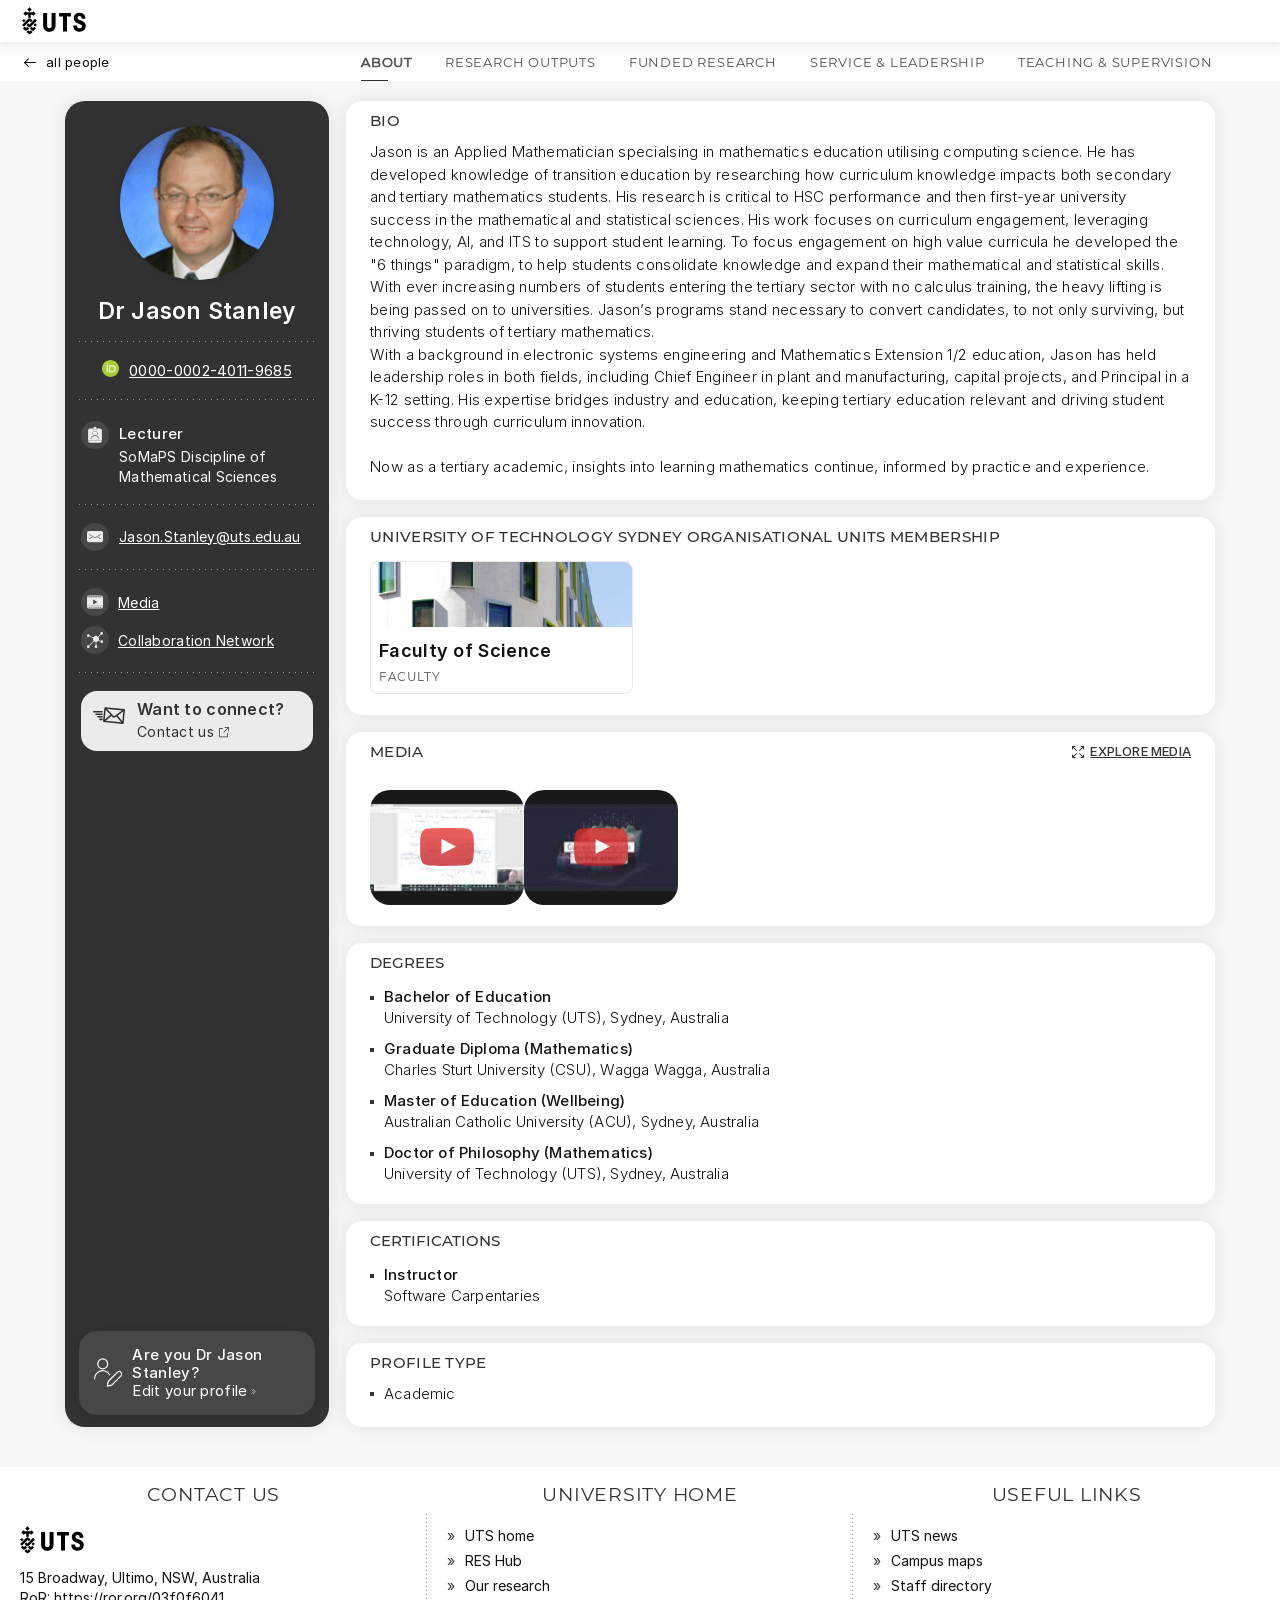
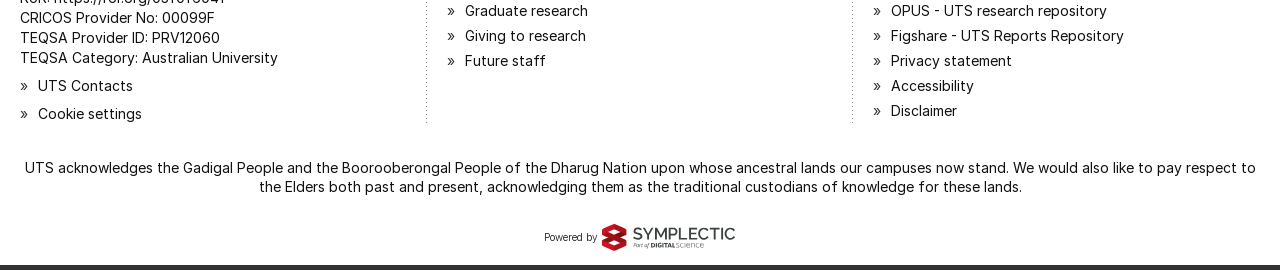
<file: index.html>
<!DOCTYPE html>
<html lang="en"><head>
<meta content="IE=edge" http-equiv="X-UA-Compatible"/>
<meta charset="utf-8"/>
<meta content="width=device-width, initial-scale=1.0, maximum-scale=5.0" name="viewport"/>
<meta content="#ffffff" name="theme-color"/>
<title>Dr Jason Stanley | About | University of Technology Sydney</title>
<link href="assets/profiles.uts.edu.au/css/app.css" rel="stylesheet" type="text/css"/>
<link href="assets/profiles.uts.edu.au/favicon.ico" rel="icon" type="image/x-icon"/>
<style type="text/css">.float-tooltip-kap {
  position: absolute;
  width: max-content; /* prevent shrinking near right edge */
  max-width: max(50%, 150px);
  padding: 3px 5px;
  border-radius: 3px;
  font: 12px sans-serif;
  color: #eee;
  background: rgba(0,0,0,0.6);
  pointer-events: none;
}
</style><style type="text/css">.force-graph-container canvas {
  display: block;
  user-select: none;
  outline: none;
  -webkit-tap-highlight-color: transparent;
}

.force-graph-container .clickable {
  cursor: pointer;
}

.force-graph-container .grabbable {
  cursor: move;
  cursor: grab;
  cursor: -moz-grab;
  cursor: -webkit-grab;
}

.force-graph-container .grabbable:active {
  cursor: grabbing;
  cursor: -moz-grabbing;
  cursor: -webkit-grabbing;
}
</style><link href="index.html" rel="canonical"/><meta content="View the University of Technology Sydney profile of Dr Jason Stanley. Including their research outputs, funded research, service &amp; leadership and teaching &amp; supervision." name="description"/></head>
<body class="darkMode" id="portalTarget" style="--logoHeight: 28px; --logoVerticalMargins: 7px; --homeBackgroundDesktopOverlayOpacity: 0.2; --homeBackgroundDesktopUrl: url(/branding/homeBackgroundDesktop); --homeBackgroundMobileUrl: url(/branding/homeBackgroundMobile); --searchBackgroundUrl: url(/branding/searchBackground); --colourPrimary: #323232; --colourPrimaryPair1Background: #ebebeb; --colourPrimaryPair1Foreground: #5b5b5b; --colourPrimaryPair2Background: #dcdcdc; --colourPrimaryPair2Foreground: #474747; --colourSecondary: #323232; --colourSecondaryPair1Background: #ebebeb; --colourSecondaryPair1Foreground: #5b5b5b; --colourSecondaryPair2Background: #dcdcdc; --colourSecondaryPair2Foreground: #474747;">
<!-- Hidden unsupported browser message, shown only by older browsers via nomodule script -->
<div id="non-supported-browser" style="display: none; text-align: center; padding: 50px; font-family: Arial, sans-serif;">
<h1 style="color: #d32f2f; margin-bottom: 20px;">Browser Not Supported</h1>
<p style="font-size: 18px; color: #333; margin-bottom: 20px;">
                Your browser (Internet Explorer or other legacy browser) is not supported by this application.
            </p>
</div>
<noscript>
<div style="text-align: center; padding: 50px; font-family: Arial, sans-serif;">
<h1 style="color: #d32f2f; margin-bottom: 20px;">JavaScript Required</h1>
<p style="font-size: 18px; color: #333; margin-bottom: 20px;">
                    This application requires JavaScript to function properly.
                </p>
<p style="font-size: 16px; color: #666;">
                    Please enable JavaScript in your browser settings and reload the page.
                </p>
</div>
</noscript>
<div id="app"><div class="GOA4PjZ4LYma0CxOii5M"><header><div class="aaXsjFTuN3rDkdBnQbkS XG50h0tM6on5cSRV13Z2"><a class="TfspKiJud6b0VoJgjPds cLFeeoiOBdaPjhLSO2GQ MiBBo0kwnY7eWTwlGHSd" data-discover="true" href="https://profiles.uts.edu.au/"><img alt="University of Technology Sydney homepage" class="VHdeaZMRY5tmBLLFYWER" src="[data-uri]"/></a></div></header><main><div class="E4DPzCHoRyIUL062CJ3w"><div class="kyVF6EevoBENyF3NpQ1a Sf2N9xeyjnUs1FZkdwP0"><div class="usnRQPC1gARDoLMn_1T2"><div class="MUeZHrPReKGYUBJkGGpr"><a class="z2FXMUtpfDOnfr1IoE_k nx0i4khzy8VW_P0F9s63 cLFeeoiOBdaPjhLSO2GQ MiBBo0kwnY7eWTwlGHSd" data-discover="true" href="https://profiles.uts.edu.au/search?by=text&amp;type=user"><svg aria-hidden="true" fill="currentColor" role="img" viewbox="0 0 8.744 6.631"><g fill="none" stroke="currentColor" stroke-linecap="round" stroke-linejoin="round" stroke-width=".8"><path d="M8.344 3.316H.4"></path><path d="M3.15 6.068L.4 3.316 3.15.568"></path></g></svg><span>All people</span></a></div><div class="NLkn61vDpBcvi_zOpNvI"><nav><ol class="Ss2252HAD4LPtQq85Ua7"><li><div class="vwd6qXgeXGtLiMmI8y6g KO3pppmpeRNxR3s31IAI"><div aria-current="page" class="TLyx1scxHCWS7vKj_wgc VQNM82lM0sczGq51LFfm KO3pppmpeRNxR3s31IAI" data-qa="tab-about">ABOUT</div><div class="HQVJL9kNS9PouUBq8j0R"></div></div></li><li><div class="vwd6qXgeXGtLiMmI8y6g"><a class="TLyx1scxHCWS7vKj_wgc VQNM82lM0sczGq51LFfm cLFeeoiOBdaPjhLSO2GQ MiBBo0kwnY7eWTwlGHSd" data-discover="true" data-qa="tab-publications" href="publications.html">RESEARCH OUTPUTS</a><div class="HQVJL9kNS9PouUBq8j0R"></div></div></li><li><div class="vwd6qXgeXGtLiMmI8y6g"><a class="TLyx1scxHCWS7vKj_wgc VQNM82lM0sczGq51LFfm cLFeeoiOBdaPjhLSO2GQ MiBBo0kwnY7eWTwlGHSd" data-discover="true" data-qa="tab-grants" href="grants.html">FUNDED RESEARCH</a><div class="HQVJL9kNS9PouUBq8j0R"></div></div></li><li><div class="vwd6qXgeXGtLiMmI8y6g"><a class="TLyx1scxHCWS7vKj_wgc VQNM82lM0sczGq51LFfm cLFeeoiOBdaPjhLSO2GQ MiBBo0kwnY7eWTwlGHSd" data-discover="true" data-qa="tab-professional" href="professional.html">SERVICE &amp; LEADERSHIP</a><div class="HQVJL9kNS9PouUBq8j0R"></div></div></li><li><div class="vwd6qXgeXGtLiMmI8y6g"><a class="TLyx1scxHCWS7vKj_wgc VQNM82lM0sczGq51LFfm cLFeeoiOBdaPjhLSO2GQ MiBBo0kwnY7eWTwlGHSd" data-discover="true" data-qa="tab-teaching" href="teaching.html">TEACHING &amp; SUPERVISION</a><div class="HQVJL9kNS9PouUBq8j0R"></div></div></li><li aria-hidden="true" class="rr9Wt5woEillAkASOQQA" id="more-button-«r5»"><div class="vwd6qXgeXGtLiMmI8y6g"><button aria-controls="«r6»" aria-expanded="false" aria-hidden="true" class="TLyx1scxHCWS7vKj_wgc fo9oQptklE6anOlRV4fn VQNM82lM0sczGq51LFfm" data-qa="tab-more" tabindex="-1" type="button">MORE<svg aria-hidden="true" class="yJVk0JF657vus9ettbv3" fill="none" viewbox="0 0 17 16"><path clip-rule="evenodd" d="M15.116 4.487a.5.5 0 0 1 0 .707l-6.192 6.192a.932.932 0 0 1-1.319 0L1.41 5.194a.5.5 0 1 1 .707-.707l6.148 6.145 6.145-6.145a.5.5 0 0 1 .707 0Z" fill="#111" fill-rule="evenodd"></path></svg></button><nav aria-label="Overflowing tabs" class="rwSOQLRxYi9jov37IQmQ X_yTbRI1qFCPskPP9bDC ZhmaXXqmG8mi2Hs3giRM" id="«r6»" style="--maxWidth: 280; --minWidth: 184;"></nav><div class="HQVJL9kNS9PouUBq8j0R"></div></div></li></ol></nav></div></div></div><div class="m2lKULUtnPkJelrk0sgw"><div class="TDoocaW4Qbp09CvjD7z1"><div class="UDzOdxQqNQ9QvmEzTX5s"><a class="z2FXMUtpfDOnfr1IoE_k nx0i4khzy8VW_P0F9s63 cLFeeoiOBdaPjhLSO2GQ MiBBo0kwnY7eWTwlGHSd" data-discover="true" href="https://profiles.uts.edu.au/search?by=text&amp;type=user"><svg aria-hidden="true" fill="currentColor" role="img" viewbox="0 0 8.744 6.631"><g fill="none" stroke="currentColor" stroke-linecap="round" stroke-linejoin="round" stroke-width=".8"><path d="M8.344 3.316H.4"></path><path d="M3.15 6.068L.4 3.316 3.15.568"></path></g></svg><span>All people</span></a></div><div class="M7Jv6VYFjp68j7TZwycX"><div class="Ng6EU4PUC5OQFoRMINhX" data-qa="heroDetailsContainer"><div class="xAaf6Izj2kw4ATlBghBf ZiGMmVHVJTbRoQZ8ulLA"><img alt="" src="assets/profiles.uts.edu.au/Jason.Stanley/thumbnail"/></div><div class="fXMp_ZmxCxBEJLg7q9y2"><h1 aria-describedby="headingDescription" class="O9CYQ3LEhteXx05NrDZ6">Dr Jason Stanley<span hidden="" id="headingDescription">Profile page</span></h1><div class="UDzOdxQqNQ9QvmEzTX5s"><p class="SYsKoD2PdFlQe45UxyjO">Lecturer</p><p class="WB4aebJfJuvkRBPthrU9">SoMaPS Discipline of Mathematical Sciences</p></div></div><div class="WwClPNxeEI3sB0M10awH UDzOdxQqNQ9QvmEzTX5s"><button aria-label="Show contact details" class="buX2D3YcCnB5EY52WhbP v6un5qGKeJzm8Geg9LdJ" data-qa="contactModalButton"><svg aria-hidden="true" role="img" viewbox="0 0 30 30"><g><path class="u3D_RjMKmn46IhqsKEnw" d="M15 30c8.28 0 15-6.72 15-15S23.28 0 15 0 0 6.72 0 15s6.72 15 15 15Z" fill="currentColor"></path><g class="bq3MObEP3OSlIUDAL6cv" fill="currentColor"><path d="M24.33 11.53c-.09-.23-.23-.44-.4-.6-.17-.17-.38-.31-.59-.4-.23-.1-.47-.15-.72-.15H10.83c.04.44.08.87.13 1.29v.08c0 .29-.09.57-.24.82-.16.25-.36.44-.56.56l-.24.15c-.28.18-.65.43-.88.56s0 .04 0 .04a9.927 9.927 0 0 0 3.55 5.76l.04.03c.21-.16.42-.3.65-.42l.23-.13c.07-.05.15-.1.24-.14.23-.12.49-.19.78-.21h.05c.29 0 .54.05.77.17h.03l.03.03c.45.28.92.58 1.36.88.41.28.84.57 1.26.83.04.03.1.06.16.1h4.42c.24 0 .49-.04.72-.15.22-.1.43-.23.59-.39.17-.17.31-.38.4-.61.1-.22.15-.46.15-.7v-6.69c0-.24-.05-.49-.15-.71Zm-1.81 2.09s-.03.06-.03.09c-.03.03-.05.04-.08.06l-5.22 3s-.02 0-.03.02H16.99c-.02-.02-.02 0-.03-.02l-5.22-3s-.08-.09-.1-.15c0-.06 0-.12.03-.17.03-.05.09-.09.15-.1.04-.03.1-.02.17 0l5.09 2.95 5.09-2.95s.06-.03.1-.03h.08s.06.03.09.04c.03.02.05.04.06.06.03.03.03.06.03.1v.09Zm-7.93 5.79h-.03c-.18 0-.37.06-.51.15-.06.03-.11.06-.17.1l-.26.15c-.23.13-.44.27-.65.44-.13.07-.27.12-.39.12-.14 0-.26-.06-.36-.23-1.94-1.53-3.28-3.7-3.78-6.12-.04-.07-.05-.14-.06-.21 0-.07 0-.15.04-.22.03-.07.06-.13.12-.17.05-.06.11-.1.18-.11.3-.17.85-.54 1.09-.7.16-.09.28-.22.38-.37.09-.15.13-.32.13-.5-.04-.44-.09-.89-.14-1.35-.48 0-.94.22-1.28.55-.34.35-.55.82-.55 1.31v6.69c0 .48.21.95.55 1.31.35.33.82.54 1.31.54h6.81c-.65-.43-1.28-.87-1.94-1.27-.16-.07-.33-.1-.5-.1Z"></path><path d="m18.38 22.27-.18.9c-.2.82-1.4 1.72-3.11 1.72-.47 0-.99-.07-1.53-.24-4.2-1.24-9.31-9.59-8.5-13.95.44-2.28 2.09-3.46 3.14-3.46.1 0 .19.02.27.03l.95.18c.48.16.54.63.6 1.16.06.57.12 1.17.17 1.76.05.46.1.92.14 1.35 0 .17-.04.35-.13.5-.1.15-.22.28-.38.37-.24.16-.79.52-1.09.7-.07.02-.13.05-.18.11-.06.04-.1.1-.12.17a.57.57 0 0 0-.04.22c0 .07.02.14.06.21.5 2.42 1.83 4.59 3.78 6.12.1.17.22.23.36.23.12 0 .26-.05.39-.12.21-.17.42-.31.65-.44l.26-.15c.05-.03.1-.07.17-.1.15-.09.33-.14.51-.15h.03c.17 0 .34.03.5.1.65.4 1.29.85 1.94 1.27.23.15.44.29.67.43.47.31.78.57.69 1.06Z"></path></g></g></svg></button></div><div class="JBOJf3GEI_Qe1HD4DsTY Sf2N9xeyjnUs1FZkdwP0"><div class="c7UrCMUAK_5keGdzb_Wf"></div><div class="f2wWbXwK3NuRJpGUXsSc uKD_MYyX2zAbEe7_NU7G"><div class="iNGqej_HOsif5huHnynG NGUsb3m8vKMwjBJS2aNx oAEF71kVH8aZWRozt3RU" data-qa="sidebar orcid"><svg aria-hidden="true" class="zBX45UnkD0EwVZXMfSWr sAc9LHReqhSFVRS3UVnb" role="img" version="1.1" viewbox="0 0 256 256" x="0" y="0"><path d="M256 128c0 70.7-57.3 128-128 128S0 198.7 0 128 57.3 0 128 0s128 57.3 128 128z" fill="#a6ce39"></path><path d="M86.3 186.2H70.9V79.1h15.4v107.1zM108.9 79.1h41.6c39.6 0 57 28.3 57 53.6 0 27.5-21.5 53.6-56.8 53.6h-41.8V79.1zm15.4 93.3h24.5c34.9 0 42.9-26.5 42.9-39.7C191.7 111.2 178 93 148 93h-23.7v79.4zM88.7 56.8c0 5.5-4.5 10.1-10.1 10.1s-10.1-4.6-10.1-10.1c0-5.6 4.5-10.1 10.1-10.1s10.1 4.6 10.1 10.1z" fill="#fff"></path></svg><div class="MlmGj9MVWXAzhC52y8pb Q3_rGF9HxM0VeJ3JMzdW"><span class="xDWVNZLdDCfm5tJe9hl7">Orcid identifier</span><a class="cLFeeoiOBdaPjhLSO2GQ W7V5aJOMXNr7jlvGdWRz NarVxhcZDxK8fqysok6T" href="https://orcid.org/0000-0002-4011-9685">0000-0002-4011-9685</a></div></div></div><div class="c7UrCMUAK_5keGdzb_Wf"></div><ul aria-label="Positions" class="f2wWbXwK3NuRJpGUXsSc"><li class="mUrA9ulWqwJYK93rs1LA oj3FdPARsG4BMMhMG99o"><div class="iNGqej_HOsif5huHnynG oAEF71kVH8aZWRozt3RU" data-qa="sidebar positionAndDepartment"><svg aria-hidden="true" class="zBX45UnkD0EwVZXMfSWr B6amnY7ZsXKLXeuXHIXO" fill="none" role="img" stroke-width="0.4" viewbox="0 0 28 28 "><g transform="translate(-1205.601 -533.63)"><circle class="u3D_RjMKmn46IhqsKEnw" cx="14" cy="14" fill="currentColor" r="14" transform="translate(1205.601 533.63)"></circle><path class="bq3MObEP3OSlIUDAL6cv" d="M1217.876,541.729v-.5h3.446v.5a.414.414,0,0,1-.413.412h-2.62A.414.414,0,0,1,1217.876,541.729Z" fill="currentColor"></path><path class="bq3MObEP3OSlIUDAL6cv" d="M1217.542,546.547a2.113,2.113,0,1,1,1.574,1.574A2.117,2.117,0,0,1,1217.542,546.547Z" fill="currentColor"></path><path class="bq3MObEP3OSlIUDAL6cv" d="M1212.689,553.321a2.061,2.061,0,0,0,2.063,2.063h9.7a2.063,2.063,0,0,0,2.064-2.063v-.066h-13.825Zm11.761-12.092h-2.715v.5a.826.826,0,0,1-.826.825h-2.62a.829.829,0,0,1-.826-.825v-.5h-2.711a2.062,2.062,0,0,0-2.063,2.064v9.756h13.825v-9.756A2.064,2.064,0,0,0,1224.45,541.229Zm-.792,10.858h-.008a.206.206,0,0,1-.207-.2c-.078-2.167-1.985-3.132-3.846-3.132-1.845,0-3.751.961-3.842,3.107a.212.212,0,0,1-.215.2.21.21,0,0,1-.2-.214,3.618,3.618,0,0,1,3.288-3.425.015.015,0,0,0,0-.029,2.526,2.526,0,1,1,1.928,0,.015.015,0,0,0,0,.029,3.614,3.614,0,0,1,3.292,3.454A.206.206,0,0,1,1223.658,552.087Z" fill="currentColor"></path><path class="bq3MObEP3OSlIUDAL6cv" d="M1219.6,539.384a1.7,1.7,0,0,0-1.725,1.676v.669a.414.414,0,0,0,.413.412h2.62a.414.414,0,0,0,.413-.412v-.669A1.7,1.7,0,0,0,1219.6,539.384Zm0,.933a.443.443,0,1,1-.446.446A.443.443,0,0,1,1219.6,540.317Z" fill="currentColor"></path></g></svg><div class="MlmGj9MVWXAzhC52y8pb Q3_rGF9HxM0VeJ3JMzdW QzDcOIncZC7o3aOH9WAl"><div class="jL8p1LiqBUoxXQ1yYYdU">Lecturer</div><div class="EY1QLLUkMC3yEzw4h27o">SoMaPS Discipline of Mathematical Sciences</div></div></div></li></ul><div class="c7UrCMUAK_5keGdzb_Wf"></div><div class="GgHb3XFmzbVir08XPX6v Z6UuE7cWIGv3oY8J7pGy dwpiddIY9GNJXyBWSGFG"><ul aria-label="Email addresses" class="rFvtYkbV6LhWk9dzMHtz"><li class="iNGqej_HOsif5huHnynG" data-qa="sidebar emailAddress"><svg aria-hidden="true" class="zBX45UnkD0EwVZXMfSWr B6amnY7ZsXKLXeuXHIXO" role="img" viewbox="0 0 28 28"><g transform="translate(-28 -89)"><circle class="u3D_RjMKmn46IhqsKEnw" cx="14" cy="14" fill="currentColor" r="14" transform="translate(28 89)"></circle><path class="bq3MObEP3OSlIUDAL6cv" d="M885.66,500.21h-12a2,2,0,0,0-2,2v7.21a2,2,0,0,0,2,2h12a1.993,1.993,0,0,0,2-2v-7.21A1.993,1.993,0,0,0,885.66,500.21Zm-8.47,6.25-3.03,1.75a.244.244,0,0,1-.34-.09.277.277,0,0,1-.03-.13.247.247,0,0,1,.12-.21l3.03-1.75a.247.247,0,0,1,.34.09.277.277,0,0,1,.03.13A.247.247,0,0,1,877.19,506.46Zm2.56.65a.248.248,0,0,1-.09.01.276.276,0,0,1-.09-.01c-.01-.01-.02,0-.03-.01l-5.63-3.25a.249.249,0,0,1,.25-.43l5.5,3.18,5.51-3.18a.249.249,0,1,1,.25.43l-5.63,3.25C879.78,507.11,879.76,507.1,879.75,507.11Zm5.76,1.01a.247.247,0,0,1-.34.09l-3.03-1.75a.261.261,0,0,1-.13-.22.267.267,0,0,1,.03-.12.258.258,0,0,1,.35-.09l3.03,1.75a.247.247,0,0,1,.12.21A.277.277,0,0,1,885.51,508.12Z" fill="currentColor" stroke="none" transform="translate(-837.66 -403.21)"></path></g></svg><div class="MlmGj9MVWXAzhC52y8pb Q3_rGF9HxM0VeJ3JMzdW WaRiURlVUCmJ935t2KU7 QzDcOIncZC7o3aOH9WAl"><a class="ky_fNrmf_WuWXkkymYcI RifWViZFAXwGVGjWMhpZ cLFeeoiOBdaPjhLSO2GQ W7V5aJOMXNr7jlvGdWRz NarVxhcZDxK8fqysok6T" href="mailto:Jason.Stanley@uts.edu.au">Jason.Stanley@uts.edu.au</a></div></li></ul></div><div class="c7UrCMUAK_5keGdzb_Wf"></div><div class="U0we5fysDMJbVWAyGKV3 f2wWbXwK3NuRJpGUXsSc"><button aria-label="media (opens in a modal)" class="NlCwFw6HVWggUWHBU0yb Q8BBHu6WWmOFcUINhu8A YVnEwcQOVHConVxf8iLB"><svg aria-hidden="true" class="mCmgks_hnXBn6qDBiyPz" role="img" viewbox="0 0 28 28"><g transform="translate(-28 -155)"><g class="u3D_RjMKmn46IhqsKEnw" fill="currentColor" stroke="currentColor" transform="translate(28 155)"><circle cx="14" cy="14" r="14" stroke="none"></circle></g><g class="bq3MObEP3OSlIUDAL6cv" fill="currentColor" stroke="none" transform="translate(-858.565 -298.12)"><path d="M906.58,460.51h-12a2,2,0,0,0-2,2v.37h16v-.37A2.006,2.006,0,0,0,906.58,460.51ZM895.3,462.1a.09.09,0,0,1-.09.09h-.81a.1.1,0,0,1-.1-.09v-.82a.1.1,0,0,1,.1-.09h.81a.09.09,0,0,1,.09.09Zm1.93,0a.092.092,0,0,1-.1.09h-.81a.09.09,0,0,1-.09-.09v-.82a.09.09,0,0,1,.09-.09h.81a.092.092,0,0,1,.1.09Zm1.92,0a.09.09,0,0,1-.09.09h-.81a.1.1,0,0,1-.1-.09v-.82a.1.1,0,0,1,.1-.09h.81a.09.09,0,0,1,.09.09Zm1.93,0a.092.092,0,0,1-.1.09h-.81a.09.09,0,0,1-.09-.09v-.82a.09.09,0,0,1,.09-.09h.81a.092.092,0,0,1,.1.09Zm1.92,0a.09.09,0,0,1-.09.09h-.81a.092.092,0,0,1-.1-.09v-.82a.092.092,0,0,1,.1-.09h.81a.09.09,0,0,1,.09.09Zm1.93,0a.1.1,0,0,1-.1.09h-.81a.09.09,0,0,1-.09-.09v-.82a.09.09,0,0,1,.09-.09h.81a.1.1,0,0,1,.1.09Zm1.92,0a.09.09,0,0,1-.09.09h-.81a.092.092,0,0,1-.1-.09v-.82a.092.092,0,0,1,.1-.09h.81a.09.09,0,0,1,.09.09Z"></path><path d="M892.55,463.18v7.69h16v-7.69Zm10.2,4.09a.255.255,0,0,1-.11.12l-3.38,1.93a.3.3,0,0,1-.42-.11.282.282,0,0,1-.04-.15v-3.88a.308.308,0,0,1,.46-.26l3.38,1.93A.3.3,0,0,1,902.75,467.27Zm-10.2,3.9v.56a2,2,0,0,0,2,2h12a2.006,2.006,0,0,0,2-2v-.56Zm2.75,1.68a.1.1,0,0,1-.09.1h-.81a.108.108,0,0,1-.1-.1v-.81a.1.1,0,0,1,.1-.09h.81a.09.09,0,0,1,.09.09Zm1.93,0a.1.1,0,0,1-.1.1h-.81a.1.1,0,0,1-.09-.1v-.81a.09.09,0,0,1,.09-.09h.81a.092.092,0,0,1,.1.09Zm1.92,0a.1.1,0,0,1-.09.1h-.81a.108.108,0,0,1-.1-.1v-.81a.1.1,0,0,1,.1-.09h.81a.09.09,0,0,1,.09.09Zm1.93,0a.1.1,0,0,1-.1.1h-.81a.1.1,0,0,1-.09-.1v-.81a.09.09,0,0,1,.09-.09h.81a.092.092,0,0,1,.1.09Zm1.92,0a.1.1,0,0,1-.09.1h-.81a.1.1,0,0,1-.1-.1v-.81a.092.092,0,0,1,.1-.09h.81a.09.09,0,0,1,.09.09Zm1.93,0a.108.108,0,0,1-.1.1h-.81a.1.1,0,0,1-.09-.1v-.81a.09.09,0,0,1,.09-.09h.81a.1.1,0,0,1,.1.09Zm1.92,0a.1.1,0,0,1-.09.1h-.81a.1.1,0,0,1-.1-.1v-.81a.092.092,0,0,1,.1-.09h.81a.09.09,0,0,1,.09.09Z"></path></g></g></svg><span class="xTlZpC_tGhawh5FLsThg">Media</span></button><button aria-label="Collaboration network (opens in a modal)" class="gHnO8jr1leWTk7omh5JQ Q8BBHu6WWmOFcUINhu8A cD0Zkt1NT3mpZH6pO21C"><svg aria-hidden="true" class="zflOggphBh01FVRJ5Hsh" role="img" viewbox="0 0 28 28"><g transform="translate(-28 -188)"><g class="u3D_RjMKmn46IhqsKEnw" fill="currentColor" stroke="currentColor" transform="translate(28 188)"><circle cx="14" cy="14" r="14" stroke="none"></circle></g><g class="bq3MObEP3OSlIUDAL6cv" fill="currentColor" stroke="none" transform="translate(-698.324 -239.724)"><circle cx="1.334" cy="1.334" r="1.334" transform="translate(732.322 447.039)"></circle><path d="M748.137,435.743a1.322,1.322,0,0,1-1.81.47l-2.65,2.65a2.965,2.965,0,0,1,.41,3.04l1.53.64a1.463,1.463,0,0,0-.24.62l-1.63-.67a3.012,3.012,0,0,1-2.07,1.21v3.39a1.328,1.328,0,0,1,0,2.57,1.328,1.328,0,1,1-.67-2.57V443.7a3.067,3.067,0,0,1-1.53-.64l-4.46,4.46a1.409,1.409,0,0,0-.47-.47l4.46-4.46a2.953,2.953,0,0,1-.53-2.73l-3.53-1.52a1.327,1.327,0,0,0,.3-.59l3.49,1.49a3.5,3.5,0,0,1,.27-.4,2.987,2.987,0,0,1,4.2-.45l2.65-2.65a1.326,1.326,0,1,1,2.28,0Z"></path><circle cx="1.334" cy="1.334" r="1.334" transform="translate(732.322 436.026)"></circle><circle cx="1.334" cy="1.334" r="1.334" transform="translate(745.657 442.083)"></circle></g></g></svg><span class="IBSp8FvbdHGn35FSRT1A">Collaboration Network</span></button></div><div class="c7UrCMUAK_5keGdzb_Wf"></div><div class="f2wWbXwK3NuRJpGUXsSc"><a class="lPansDO_uvBUZVLuxXlG cLFeeoiOBdaPjhLSO2GQ" data-qa="sidebarContactButton" href="https://www.uts.edu.au/contact-us#:~:text=Industry%20and%20business%20opportunities" rel="external noopener" target="_blank"><svg aria-hidden="true" class="bQDiQKEsj5_lpTQywRIt" role="img" viewbox="0 0 32 29"><path d="M30.589 23.013a.86.86 0 0 0 .047-.114c.003-.008.008-.015.01-.024a.79.79 0 0 0 .03-.15L32 9.438v-.041a.632.632 0 0 0 0-.084c-.001-.022-.005-.044-.008-.066a.849.849 0 0 0-.016-.08.947.947 0 0 0-.022-.066c-.009-.024-.018-.048-.03-.072-.011-.023-.025-.046-.039-.068-.008-.014-.014-.028-.023-.041-.005-.008-.012-.013-.017-.02-.006-.007-.01-.015-.015-.022-.01-.014-.024-.024-.035-.036-.018-.02-.036-.038-.055-.055-.018-.015-.036-.029-.055-.042a.741.741 0 0 0-.067-.045l-.06-.03a.77.77 0 0 0-.074-.03c-.023-.008-.046-.013-.069-.018-.025-.006-.05-.012-.075-.015l-.026-.005L12.2 6.699h-.077a.757.757 0 0 0-.245.04l-.046.02a.749.749 0 0 0-.215.133c-.005.005-.012.006-.018.011-.006.006-.008.015-.015.021a.757.757 0 0 0-.221.46l-1.323 13.29a.77.77 0 0 0 0 .15c.001.016.007.033.01.05.005.032.01.065.019.096.006.02.016.04.023.06.011.026.02.053.033.078a.75.75 0 0 0 .2.24c.017.014.035.024.053.036.027.017.053.035.082.05l.065.027a.771.771 0 0 0 .154.042c.016.003.03.008.047.01l19.113 1.902a.773.773 0 0 0 .331-.04.767.767 0 0 0 .337-.237c.021-.026.038-.053.054-.081l.029-.044ZM12.719 9.21l4.773 5.073-5.747 4.704.973-9.777Zm8.232 6.516-6.87-7.301 15.045 1.498-8.175 5.803Zm-2.407-.324 1.75 1.86c.01.012.025.021.037.032a.693.693 0 0 0 .142.104l.053.03c.036.016.074.03.112.04.015.005.03.011.047.015a.8.8 0 0 0 .166.019.757.757 0 0 0 .254-.047c.028-.01.052-.027.079-.04.037-.018.075-.03.11-.054l2.082-1.479 4.774 5.826-15.434-1.536 5.828-4.77Zm6.083-.409 5.68-4.032-.972 9.778-4.708-5.746ZM9.06 10.463H.766a.765.765 0 1 0 0 1.531H9.06a.765.765 0 1 0 0-1.53ZM9.06 13.015H2.999a.765.765 0 1 0 0 1.531h6.06a.765.765 0 1 0 0-1.53ZM9.06 15.567H4.913a.766.766 0 1 0 0 1.531H9.06a.766.766 0 1 0 0-1.53ZM9.06 18.12H6.986a.766.766 0 1 0 0 1.53H9.06a.766.766 0 1 0 0-1.53Z" fill="currentColor"></path></svg><div class="Mpxj8oxUkCtgWyffd1Kg"><div class="ASBxKs3AWeSjGG5LlDC_">Want to connect?</div><div class="cz9a2b2tLI4m1pdkPL7d">Contact us <svg aria-hidden="true" class="jWHf3ktcN80QyuSyNHLA XiySy5dQwZQUE3YCpXFM" role="img" viewbox="0 0 24 25"><path clip-rule="evenodd" d="M4.03 5.82C3.465 5.82 3 6.284 3 6.85v13.818c0 .566.465 1.03 1.03 1.03h13.81c.565 0 1.03-.464 1.03-1.03v-5.333a.75.75 0 0 1 1.5 0v5.333a2.534 2.534 0 0 1-2.53 2.53H4.03a2.534 2.534 0 0 1-2.53-2.53V6.85a2.534 2.534 0 0 1 2.53-2.53h5.33a.75.75 0 0 1 0 1.5H4.03ZM13.01 2.948a.75.75 0 0 1 .75-.75h6.99c.965 0 1.75.787 1.75 1.751v6.994a.75.75 0 0 1-1.5 0V3.949a.253.253 0 0 0-.25-.25h-6.99a.75.75 0 0 1-.75-.75Z" fill="currentColor" fill-rule="evenodd"></path><path clip-rule="evenodd" d="M21.98 2.708a.75.75 0 0 1 0 1.06l-9.46 9.465a.75.75 0 0 1-1.06-1.06l9.46-9.465a.75.75 0 0 1 1.06 0Z" fill="currentColor" fill-rule="evenodd"></path></svg></div></div></a></div></div></div><div class="Sf2N9xeyjnUs1FZkdwP0"><a aria-label="Are you Dr Jason Stanley? Edit your profile" class="vEII0xlFbkkp9k_SvQKN cLFeeoiOBdaPjhLSO2GQ NarVxhcZDxK8fqysok6T" href="https://elements.uts.edu.au/userprofile.html?uid=11340" rel="external noopener" target="_blank"><svg aria-hidden="true" fill="none" role="img" stroke="currentColor" viewbox="0 0 36.243 35.999"><g stroke-linecap="round" stroke-linejoin="round" stroke-width="1.5px" transform="translate(-103.889 87.321)"><circle cx="6.325" cy="6.325" r="6.325" transform="translate(108.664 -86.571)"></circle><path d="M138.189-64.922l-11.7,11.7-5.75,1.15,1.15-5.75,11.7-11.7a3.245,3.245,0,0,1,4.588,0h0l.012.014a3.24,3.24,0,0,1,0,4.582Z"></path><path d="M123.94-66.379a10.318,10.318,0,0,0-14.059-3.907,10.317,10.317,0,0,0-5.242,9.015"></path></g></svg><div aria-hidden="true" class="RKcN0I70AzFcNJBGENLB"><div class="asxX3vHGZkHkhxoj1hef">Are you Dr Jason Stanley?</div><div class="GdSjh2B_zs7DolMicmpP"><span>Edit your profile</span><svg aria-hidden="true" fill="none" role="img" stroke="currentColor" stroke-linecap="round" stroke-linejoin="round" viewbox="0 0 8.072 9.414"><path d="M.704.707l3.77 3.765a.333.333 0 010 .472L.704 8.707"></path><path d="M3.704.707l3.77 3.765a.333.333 0 010 .472l-3.77 3.763"></path></svg></div></div></a></div></div></div><div class="EfZ0HD0fzRIqJZKz5CyC"><div class="UDzOdxQqNQ9QvmEzTX5s"><div class="NLkn61vDpBcvi_zOpNvI"><nav><ol class="Ss2252HAD4LPtQq85Ua7"><li><div class="vwd6qXgeXGtLiMmI8y6g KO3pppmpeRNxR3s31IAI"><div aria-current="page" class="TLyx1scxHCWS7vKj_wgc VQNM82lM0sczGq51LFfm KO3pppmpeRNxR3s31IAI" data-qa="tab-about">ABOUT</div><div class="HQVJL9kNS9PouUBq8j0R"></div></div></li><li><div class="vwd6qXgeXGtLiMmI8y6g"><a class="TLyx1scxHCWS7vKj_wgc VQNM82lM0sczGq51LFfm cLFeeoiOBdaPjhLSO2GQ MiBBo0kwnY7eWTwlGHSd" data-discover="true" data-qa="tab-publications" href="publications.html">RESEARCH OUTPUTS</a><div class="HQVJL9kNS9PouUBq8j0R"></div></div></li><li><div class="vwd6qXgeXGtLiMmI8y6g"><a class="TLyx1scxHCWS7vKj_wgc VQNM82lM0sczGq51LFfm cLFeeoiOBdaPjhLSO2GQ MiBBo0kwnY7eWTwlGHSd" data-discover="true" data-qa="tab-grants" href="grants.html">FUNDED RESEARCH</a><div class="HQVJL9kNS9PouUBq8j0R"></div></div></li><li><div class="vwd6qXgeXGtLiMmI8y6g"><a class="TLyx1scxHCWS7vKj_wgc VQNM82lM0sczGq51LFfm cLFeeoiOBdaPjhLSO2GQ MiBBo0kwnY7eWTwlGHSd" data-discover="true" data-qa="tab-professional" href="professional.html">SERVICE &amp; LEADERSHIP</a><div class="HQVJL9kNS9PouUBq8j0R"></div></div></li><li><div class="vwd6qXgeXGtLiMmI8y6g"><a class="TLyx1scxHCWS7vKj_wgc VQNM82lM0sczGq51LFfm cLFeeoiOBdaPjhLSO2GQ MiBBo0kwnY7eWTwlGHSd" data-discover="true" data-qa="tab-teaching" href="teaching.html">TEACHING &amp; SUPERVISION</a><div class="HQVJL9kNS9PouUBq8j0R"></div></div></li><li aria-hidden="true" class="rr9Wt5woEillAkASOQQA" id="more-button-«rb»"><div class="vwd6qXgeXGtLiMmI8y6g"><button aria-controls="«rc»" aria-expanded="false" aria-hidden="true" class="TLyx1scxHCWS7vKj_wgc fo9oQptklE6anOlRV4fn VQNM82lM0sczGq51LFfm" data-qa="tab-more" tabindex="-1" type="button">MORE<svg aria-hidden="true" class="yJVk0JF657vus9ettbv3" fill="none" viewbox="0 0 17 16"><path clip-rule="evenodd" d="M15.116 4.487a.5.5 0 0 1 0 .707l-6.192 6.192a.932.932 0 0 1-1.319 0L1.41 5.194a.5.5 0 1 1 .707-.707l6.148 6.145 6.145-6.145a.5.5 0 0 1 .707 0Z" fill="#111" fill-rule="evenodd"></path></svg></button><nav aria-label="Overflowing tabs" class="rwSOQLRxYi9jov37IQmQ mJm5G0E9VHlFzRytFb7Q ZhmaXXqmG8mi2Hs3giRM" id="«rc»" style="--maxWidth: 280; --minWidth: 184;"></nav><div class="HQVJL9kNS9PouUBq8j0R"></div></div></li></ol></nav></div></div><div class="mQBfQBG2F5JMmoe0dyiS"><div class="Ckf_r_g_VQKm6Le_jCpU"><div class="NRLRivZfPrNhThpifkfI Q49P_MOoIHNHOEykFzJR ehGJMmzh75jdVQbBITQX WyKTWJZmhi7yzJBwyK6I" data-qa="whitebox"><div class="tnNATuybeyhrXecNZSIh"><h2 class="UuLF_Zw2kID6LEajQs7w" data-qa="whiteBoxHeaderText">BIO</h2><div class="bQrfQfsXc0RkG7axAVGo"></div></div><div class="fZYSj6CFwgk7LmOnImAE"><div class="gnB0iOMtkvbpCBVtHjNU"><p>Jason is an Applied Mathematician specialsing in mathematics education utilising computing science. He has developed knowledge of transition education by researching how curriculum knowledge impacts both secondary and tertiary mathematics students. His research is critical to HSC performance and then first-year university success in the mathematical and statistical sciences. His work focuses on curriculum engagement, leveraging technology, AI, and ITS to support student learning. To focus engagement on high value curricula he developed the "6 things" paradigm, to help students consolidate knowledge and expand their mathematical and statistical skills.</p>
<p>With ever increasing numbers of students entering the tertiary sector with no calculus training, the heavy lifting is being passed on to universities. Jason’s programs stand necessary to convert candidates, to not only surviving, but thriving students of tertiary mathematics.</p>
<p>With a background in electronic systems engineering and Mathematics Extension 1/2 education, Jason has held leadership roles in both fields, including Chief Engineer in plant and manufacturing, capital projects, and Principal in a K-12 setting. His expertise bridges industry and education, keeping tertiary education relevant and driving student success through curriculum innovation.</p>
<p><br/>Now as a tertiary academic, insights into learning mathematics continue, informed by practice and experience.</p></div></div></div><div class="NRLRivZfPrNhThpifkfI Q49P_MOoIHNHOEykFzJR ehGJMmzh75jdVQbBITQX WyKTWJZmhi7yzJBwyK6I" data-qa="whitebox"><div class="tnNATuybeyhrXecNZSIh"><h2 class="UuLF_Zw2kID6LEajQs7w" data-qa="whiteBoxHeaderText">UNIVERSITY OF TECHNOLOGY SYDNEY ORGANISATIONAL UNITS MEMBERSHIP</h2><div class="bQrfQfsXc0RkG7axAVGo"></div></div><div class="fZYSj6CFwgk7LmOnImAE"><div class="sRVm06ELsAGuufkdBuwE"><div class="tjubJIeF4QZEUHGOMXlx"><ol class="XVwC3EEFTquA_62qKjji" style="--minimumCardWidth: 250; --maximumCardWidth: 320;"><li class="hrHwbicCdSeUwpt9djhH"><a class="vuXBMZbbNRJkb3whuLOe cLFeeoiOBdaPjhLSO2GQ NarVxhcZDxK8fqysok6T" data-discover="true" href="https://profiles.uts.edu.au/groups/34"><div class="ii97AmNnCC3pDlZK7sS7"><div class="h8z_ncgFL5CLswbRcTlJ" style="--headerImageBlur: 219.33333333333334px;"><img alt="" src="assets/profiles.uts.edu.au/groups/34/photo/small" style=""/></div></div><div class="yUMW49QRnImckNCRdCLi"><div class="KG1mwN8rpyIUOzecaQh2">Faculty of Science</div><div class="SVZVq3yzAxVW6Duwz7et">Faculty</div></div></a></li></ol></div></div></div></div><div class="NRLRivZfPrNhThpifkfI QJiCcLVOFrsLEnRKJFf4 Sf2N9xeyjnUs1FZkdwP0 Q49P_MOoIHNHOEykFzJR ehGJMmzh75jdVQbBITQX WyKTWJZmhi7yzJBwyK6I" data-qa="whitebox media"><div class="tnNATuybeyhrXecNZSIh"><h2 class="UuLF_Zw2kID6LEajQs7w" data-qa="whiteBoxHeaderText">MEDIA</h2><div class="bQrfQfsXc0RkG7axAVGo"><button aria-label="explore media (opens in a modal)" class="NlCwFw6HVWggUWHBU0yb ECOT9sXA70K_P52BQgOq YVnEwcQOVHConVxf8iLB"><svg aria-hidden="true" class="mCmgks_hnXBn6qDBiyPz Ip6C_vGpVroDAeSca1mV" fill="currentColor" height="12" role="img" width="12"><g><path d="M4.854 4.147L1.707 1H3a.5.5 0 000-1H.5a.5.5 0 00-.5.5V3a.5.5 0 001 0V1.707l3.147 3.147a.5.5 0 00.707-.707z"></path><path d="M7.146 4.147L10.293 1H9a.5.5 0 010-1h2.5a.5.5 0 01.5.5V3a.5.5 0 11-1 0V1.707L7.853 4.854a.5.5 0 01-.707-.707z"></path><path d="M4.147 7.146L1 10.293V9a.5.5 0 00-1 0v2.5a.5.5 0 00.5.5H3a.5.5 0 100-1H1.707l3.147-3.146a.5.5 0 00-.707-.707z"></path><path d="M7.853 7.146L11 10.293V9a.5.5 0 011 0v2.5a.5.5 0 01-.5.5H9a.5.5 0 010-1h1.293L7.147 7.854a.5.5 0 01.707-.707z"></path></g></svg><span class="xTlZpC_tGhawh5FLsThg">EXPLORE MEDIA</span></button></div></div><div class="fZYSj6CFwgk7LmOnImAE"><div class="JyGt9oRLwHPxwARiRlm5"><div aria-atomic="true" aria-live="polite" class="Ifwt6z4YbacprPaRNnY3">Showing media thumbnails 1 to 2 out of 2.</div><div class="vViMWvDeoRaa_C1aRfmz"><div class="uv6yNzacZnTETcQM8vxm"><a aria-label="Open media modal with MRS choices playing" class="QfTxDmDMxCdLhc5MFVfG" href="media/WHY_MRS_v2 [if89PkUgKA4].mp4"><img alt="" class="_yhNOvV1Nu6s9j_iIU7r" src="assets/img.youtube.com/vi/if89PkUgKA4/default.jpg"/><svg aria-hidden="true" class="mAnquKPBiGYblSpHoQAs" role="img" viewbox="0 0 1024 721"><path d="M407 493l276-143-276-144v287z" fill="#FFF"></path><path d="M407 206l242 161.6 34-17.6-276-144z" fill="#420000" opacity=".12"></path><lineargradient gradienttransform="matrix(1 0 0 -1 0 721)" gradientunits="userSpaceOnUse" id="«rg»" x1="512.5" x2="512.5" y1="719.7" y2="1.2"><stop offset="0" stop-color="#e52d27"></stop><stop offset="1" stop-color="#bf171d"></stop></lineargradient><path d="M1013 156.3s-10-70.4-40.6-101.4C933.6 14.2 890 14 870.1 11.6 727.1 1.3 512.7 1.3 512.7 1.3h-.4s-214.4 0-357.4 10.3C135 14 91.4 14.2 52.6 54.9 22 85.9 12 156.3 12 156.3S1.8 238.9 1.8 321.6v77.5C1.8 481.8 12 564.4 12 564.4s10 70.4 40.6 101.4c38.9 40.7 89.9 39.4 112.6 43.7 81.7 7.8 347.3 10.3 347.3 10.3s214.6-.3 357.6-10.7c20-2.4 63.5-2.6 102.3-43.3 30.6-31 40.6-101.4 40.6-101.4s10.2-82.7 10.2-165.3v-77.5c0-82.7-10.2-165.3-10.2-165.3zM407 493V206l276 144-276 143z" fill="url(#«rg»)"></path></svg></a><a aria-label="Open media modal with Introduction to Higher Calculus playing" class="QfTxDmDMxCdLhc5MFVfG" href="media/Jason S. Higher Calculus [fUUMm9MAntk].mp4"><img alt="" class="_yhNOvV1Nu6s9j_iIU7r" src="assets/img.youtube.com/vi/fUUMm9MAntk/default.jpg"/><svg aria-hidden="true" class="mAnquKPBiGYblSpHoQAs" role="img" viewbox="0 0 1024 721"><path d="M407 493l276-143-276-144v287z" fill="#FFF"></path><path d="M407 206l242 161.6 34-17.6-276-144z" fill="#420000" opacity=".12"></path><lineargradient gradienttransform="matrix(1 0 0 -1 0 721)" gradientunits="userSpaceOnUse" id="«rj»" x1="512.5" x2="512.5" y1="719.7" y2="1.2"><stop offset="0" stop-color="#e52d27"></stop><stop offset="1" stop-color="#bf171d"></stop></lineargradient><path d="M1013 156.3s-10-70.4-40.6-101.4C933.6 14.2 890 14 870.1 11.6 727.1 1.3 512.7 1.3 512.7 1.3h-.4s-214.4 0-357.4 10.3C135 14 91.4 14.2 52.6 54.9 22 85.9 12 156.3 12 156.3S1.8 238.9 1.8 321.6v77.5C1.8 481.8 12 564.4 12 564.4s10 70.4 40.6 101.4c38.9 40.7 89.9 39.4 112.6 43.7 81.7 7.8 347.3 10.3 347.3 10.3s214.6-.3 357.6-10.7c20-2.4 63.5-2.6 102.3-43.3 30.6-31 40.6-101.4 40.6-101.4s10.2-82.7 10.2-165.3v-77.5c0-82.7-10.2-165.3-10.2-165.3zM407 493V206l276 144-276 143z" fill="url(#«rj»)"></path></svg></a></div></div></div></div></div><div class="NRLRivZfPrNhThpifkfI ehGJMmzh75jdVQbBITQX WyKTWJZmhi7yzJBwyK6I" data-qa="whitebox degree"><div class="tnNATuybeyhrXecNZSIh"><h2 class="UuLF_Zw2kID6LEajQs7w" data-qa="whiteBoxHeaderText">DEGREES</h2><div class="bQrfQfsXc0RkG7axAVGo"></div></div><div class="fZYSj6CFwgk7LmOnImAE"><ul class="bwXlNLq4597ScJwEYhjl" role="list"><li class="C3cpygERnLZ6AlrJRj7g"><svg aria-hidden="true" class="GN9a8V4WK5hXVOHmijat" fill="currentColor" role="img" viewbox="0 0 100 100"><rect height="100" width="100"></rect></svg><div class="NayPxQgqUjYPJU0AYgXB m4mWibx6uVwLL_mzX_AE" data-qa="itemTitle">Bachelor of Education</div><div class="NayPxQgqUjYPJU0AYgXB Mc9TDpAIuG4HIvUBxbV4"><div class="nv6GhEQ6DMr8mvbBN7HY"><span>University of Technology (UTS), Sydney, Australia</span></div></div></li><li class="C3cpygERnLZ6AlrJRj7g"><svg aria-hidden="true" class="GN9a8V4WK5hXVOHmijat" fill="currentColor" role="img" viewbox="0 0 100 100"><rect height="100" width="100"></rect></svg><div class="NayPxQgqUjYPJU0AYgXB m4mWibx6uVwLL_mzX_AE" data-qa="itemTitle">Graduate Diploma (Mathematics)</div><div class="NayPxQgqUjYPJU0AYgXB Mc9TDpAIuG4HIvUBxbV4"><div class="nv6GhEQ6DMr8mvbBN7HY"><span>Charles Sturt University (CSU), Wagga Wagga, Australia</span></div></div></li><li class="C3cpygERnLZ6AlrJRj7g"><svg aria-hidden="true" class="GN9a8V4WK5hXVOHmijat" fill="currentColor" role="img" viewbox="0 0 100 100"><rect height="100" width="100"></rect></svg><div class="NayPxQgqUjYPJU0AYgXB m4mWibx6uVwLL_mzX_AE" data-qa="itemTitle">Master of Education (Wellbeing)</div><div class="NayPxQgqUjYPJU0AYgXB Mc9TDpAIuG4HIvUBxbV4"><div class="nv6GhEQ6DMr8mvbBN7HY"><span>Australian Catholic University (ACU), Sydney, Australia</span></div></div></li><li class="C3cpygERnLZ6AlrJRj7g"><svg aria-hidden="true" class="GN9a8V4WK5hXVOHmijat" fill="currentColor" role="img" viewbox="0 0 100 100"><rect height="100" width="100"></rect></svg><div class="NayPxQgqUjYPJU0AYgXB m4mWibx6uVwLL_mzX_AE" data-qa="itemTitle">Doctor of Philosophy (Mathematics)</div><div class="NayPxQgqUjYPJU0AYgXB Mc9TDpAIuG4HIvUBxbV4"><div class="nv6GhEQ6DMr8mvbBN7HY"><span>University of Technology (UTS), Sydney, Australia</span></div></div></li></ul></div></div><div class="NRLRivZfPrNhThpifkfI ehGJMmzh75jdVQbBITQX WyKTWJZmhi7yzJBwyK6I" data-qa="whitebox certification"><div class="tnNATuybeyhrXecNZSIh"><h2 class="UuLF_Zw2kID6LEajQs7w" data-qa="whiteBoxHeaderText">CERTIFICATIONS</h2><div class="bQrfQfsXc0RkG7axAVGo"></div></div><div class="fZYSj6CFwgk7LmOnImAE"><ul class="bwXlNLq4597ScJwEYhjl" role="list"><li class="C3cpygERnLZ6AlrJRj7g"><svg aria-hidden="true" class="GN9a8V4WK5hXVOHmijat" fill="currentColor" role="img" viewbox="0 0 100 100"><rect height="100" width="100"></rect></svg><div class="NayPxQgqUjYPJU0AYgXB m4mWibx6uVwLL_mzX_AE" data-qa="itemTitle">Instructor</div><div class="NayPxQgqUjYPJU0AYgXB Mc9TDpAIuG4HIvUBxbV4"><div class="nv6GhEQ6DMr8mvbBN7HY"><span>Software Carpentaries</span></div></div></li></ul></div></div><div class="NRLRivZfPrNhThpifkfI Q49P_MOoIHNHOEykFzJR ehGJMmzh75jdVQbBITQX WyKTWJZmhi7yzJBwyK6I" data-qa="whitebox"><div class="tnNATuybeyhrXecNZSIh"><h2 class="UuLF_Zw2kID6LEajQs7w" data-qa="whiteBoxHeaderText">PROFILE TYPE</h2><div class="bQrfQfsXc0RkG7axAVGo"></div></div><div class="fZYSj6CFwgk7LmOnImAE"><ul role="list"><li class="C3cpygERnLZ6AlrJRj7g"><svg aria-hidden="true" class="GN9a8V4WK5hXVOHmijat" fill="currentColor" role="img" viewbox="0 0 100 100"><rect height="100" width="100"></rect></svg><div class="NayPxQgqUjYPJU0AYgXB Mc9TDpAIuG4HIvUBxbV4"><span>Academic</span></div></li></ul></div></div></div></div></div></div></div></main><footer><div class="fx75TfRWAuX6jJELPeqq"><div class="uoo_nsyaE53N6bkVmOo4"><div class="hdTOUVTPwtFr1D7sl524" data-qa="section1"><h2 aria-hidden="true">CONTACT US</h2><h2 class="GItX7e9Mz4A5jP3tDp3Y">Contact us</h2><div class="Qopp0_W7JQMAjCZcJRvZ"><div class="eq7UMn5fLwjpUugkjRNM"><div><img alt="University of Technology Sydney logo" class="wyp78x0VLJE8SxmjCOMg" src="[data-uri]"/><p class="ifoih_9jxrGkMC6Ke29H" data-qa="address">15 Broadway, Ultimo, NSW, Australia
RoR: https://ror.org/03f0f6041
CRICOS Provider No: 00099F
TEQSA Provider ID: PRV12060
TEQSA Category: Australian University</p><p class="LaFXng7TTABpKKMLM_xg"><a class="bt99h3N_gBJEAJyTpJYE cLFeeoiOBdaPjhLSO2GQ NarVxhcZDxK8fqysok6T" href="https://www.uts.edu.au/contact-us" rel="external noopener" target="_blank"><span aria-hidden="true" class="F7q_Ee5Pv92mgL9HU0rP">»</span><span data-qa="itemValue contactUs">UTS Contacts</span></a></p><p class="LaFXng7TTABpKKMLM_xg"><a class="bt99h3N_gBJEAJyTpJYE cLFeeoiOBdaPjhLSO2GQ NarVxhcZDxK8fqysok6T" data-discover="true" href="https://profiles.uts.edu.au/cookiesettings"><span aria-hidden="true" class="F7q_Ee5Pv92mgL9HU0rP">»</span><span data-qa="itemValue cookie-settings-page-link">Cookie settings</span></a></p></div></div><div class="YIb2L7MrSl6uVlXl0yu1"></div></div></div><div class="hdTOUVTPwtFr1D7sl524" data-qa="section2"><h2 aria-hidden="true">UNIVERSITY HOME</h2><h2 class="GItX7e9Mz4A5jP3tDp3Y">UNIVERSITY HOME</h2><div class="Qopp0_W7JQMAjCZcJRvZ"><div class="eq7UMn5fLwjpUugkjRNM"><ul><li data-qa="item 1" role="listitem"><a class="bt99h3N_gBJEAJyTpJYE cLFeeoiOBdaPjhLSO2GQ NarVxhcZDxK8fqysok6T" href="https://www.uts.edu.au" rel="external noopener" target="_blank"><span aria-hidden="true" class="F7q_Ee5Pv92mgL9HU0rP">»</span><span data-qa="itemValue">UTS home</span></a></li><li data-qa="item 2" role="listitem"><a class="bt99h3N_gBJEAJyTpJYE cLFeeoiOBdaPjhLSO2GQ NarVxhcZDxK8fqysok6T" href="https://reshub.uts.edu.au/" rel="external noopener" target="_blank"><span aria-hidden="true" class="F7q_Ee5Pv92mgL9HU0rP">»</span><span data-qa="itemValue">RES Hub</span></a></li><li data-qa="item 3" role="listitem"><a class="bt99h3N_gBJEAJyTpJYE cLFeeoiOBdaPjhLSO2GQ NarVxhcZDxK8fqysok6T" href="https://www.uts.edu.au/research-and-teaching/our-research" rel="external noopener" target="_blank"><span aria-hidden="true" class="F7q_Ee5Pv92mgL9HU0rP">»</span><span data-qa="itemValue">Our research</span></a></li><li data-qa="item 4" role="listitem"><a class="bt99h3N_gBJEAJyTpJYE cLFeeoiOBdaPjhLSO2GQ NarVxhcZDxK8fqysok6T" href="https://www.uts.edu.au/research-and-teaching/research-degrees" rel="external noopener" target="_blank"><span aria-hidden="true" class="F7q_Ee5Pv92mgL9HU0rP">»</span><span data-qa="itemValue">Graduate research</span></a></li><li data-qa="item 5" role="listitem"><a class="bt99h3N_gBJEAJyTpJYE cLFeeoiOBdaPjhLSO2GQ NarVxhcZDxK8fqysok6T" href="https://www.giving.uts.edu.au/" rel="external noopener" target="_blank"><span aria-hidden="true" class="F7q_Ee5Pv92mgL9HU0rP">»</span><span data-qa="itemValue">Giving to research</span></a></li><li data-qa="item 6" role="listitem"><a class="bt99h3N_gBJEAJyTpJYE cLFeeoiOBdaPjhLSO2GQ NarVxhcZDxK8fqysok6T" href="https://www.uts.edu.au/staff/jobs-uts/working-uts" rel="external noopener" target="_blank"><span aria-hidden="true" class="F7q_Ee5Pv92mgL9HU0rP">»</span><span data-qa="itemValue">Future staff</span></a></li></ul></div><div class="YIb2L7MrSl6uVlXl0yu1"></div></div></div><div class="hdTOUVTPwtFr1D7sl524" data-qa="section3"><h2 aria-hidden="true">USEFUL LINKS</h2><h2 class="GItX7e9Mz4A5jP3tDp3Y">USEFUL LINKS</h2><div class="Qopp0_W7JQMAjCZcJRvZ"><div class="eq7UMn5fLwjpUugkjRNM"><ul><li data-qa="item 1" role="listitem"><a class="bt99h3N_gBJEAJyTpJYE cLFeeoiOBdaPjhLSO2GQ NarVxhcZDxK8fqysok6T" href="https://www.uts.edu.au/news" rel="external noopener" target="_blank"><span aria-hidden="true" class="F7q_Ee5Pv92mgL9HU0rP">»</span><span data-qa="itemValue">UTS news</span></a></li><li data-qa="item 2" role="listitem"><a class="bt99h3N_gBJEAJyTpJYE cLFeeoiOBdaPjhLSO2GQ NarVxhcZDxK8fqysok6T" href="https://maps.uts.edu.au/map.cfm" rel="external noopener" target="_blank"><span aria-hidden="true" class="F7q_Ee5Pv92mgL9HU0rP">»</span><span data-qa="itemValue">Campus maps</span></a></li><li data-qa="item 3" role="listitem"><a class="bt99h3N_gBJEAJyTpJYE cLFeeoiOBdaPjhLSO2GQ NarVxhcZDxK8fqysok6T" href="https://email.itd.uts.edu.au/webapps/directory/byname/" rel="external noopener" target="_blank"><span aria-hidden="true" class="F7q_Ee5Pv92mgL9HU0rP">»</span><span data-qa="itemValue">Staff directory</span></a></li><li data-qa="item 4" role="listitem"><a class="bt99h3N_gBJEAJyTpJYE cLFeeoiOBdaPjhLSO2GQ NarVxhcZDxK8fqysok6T" href="https://opus.lib.uts.edu.au/help/about" rel="external noopener" target="_blank"><span aria-hidden="true" class="F7q_Ee5Pv92mgL9HU0rP">»</span><span data-qa="itemValue">OPUS - UTS research repository</span></a></li><li data-qa="item 5" role="listitem"><a class="bt99h3N_gBJEAJyTpJYE cLFeeoiOBdaPjhLSO2GQ NarVxhcZDxK8fqysok6T" href="https://figshare.uts.edu.au/" rel="external noopener" target="_blank"><span aria-hidden="true" class="F7q_Ee5Pv92mgL9HU0rP">»</span><span data-qa="itemValue">Figshare - UTS Reports Repository</span></a></li><li data-qa="item 6" role="listitem"><a class="bt99h3N_gBJEAJyTpJYE cLFeeoiOBdaPjhLSO2GQ NarVxhcZDxK8fqysok6T" href="https://www.uts.edu.au/privacy-statement-footer" rel="external noopener" target="_blank"><span aria-hidden="true" class="F7q_Ee5Pv92mgL9HU0rP">»</span><span data-qa="itemValue">Privacy statement</span></a></li><li data-qa="item 7" role="listitem"><a class="bt99h3N_gBJEAJyTpJYE cLFeeoiOBdaPjhLSO2GQ NarVxhcZDxK8fqysok6T" href="https://www.uts.edu.au/about/utsweb-statements/accessibility-statement" rel="external noopener" target="_blank"><span aria-hidden="true" class="F7q_Ee5Pv92mgL9HU0rP">»</span><span data-qa="itemValue">Accessibility</span></a></li><li data-qa="item 8" role="listitem"><a class="bt99h3N_gBJEAJyTpJYE cLFeeoiOBdaPjhLSO2GQ NarVxhcZDxK8fqysok6T" href="https://www.uts.edu.au/about/utsweb-statements/disclaimer" rel="external noopener" target="_blank"><span aria-hidden="true" class="F7q_Ee5Pv92mgL9HU0rP">»</span><span data-qa="itemValue">Disclaimer</span></a></li></ul></div></div></div></div><div class="VALxu16AkGCIoNXopuXe"><div class="YIb2L7MrSl6uVlXl0yu1 UDzOdxQqNQ9QvmEzTX5s"></div><p class="Y5UzDyZW9o2VXRQf6Rn4">UTS acknowledges the Gadigal People and the Boorooberongal People of the Dharug Nation upon whose ancestral lands our campuses now stand. We would also like to pay respect to the Elders both past and present, acknowledging them as the traditional custodians of knowledge for these lands.</p></div><div class="nV0xumU2_9RSJRbS0LOc"><div class="Z74wuH5ziZA_xi6MvdsX">Powered by Symplectic part of Digital Science</div><a aria-label="Visit Symplectic website" class="Yb5LUf4zTWp2rGZaCXjN cLFeeoiOBdaPjhLSO2GQ NarVxhcZDxK8fqysok6T" href="https://symplectic.co.uk" rel="external noopener" target="_blank"><span class="fK3SOyVZG77FH2fbB2nL">Powered by</span><svg role="img" viewbox="0 0 559.2 113.45"><title>Symplectic, part of Digital Science</title><defs><lineargradient gradienttransform="translate(0 -920)" gradientunits="userSpaceOnUse" id="«r1»" x1="68.4" x2="32.91" y1="941.2" y2="1017.32"><stop offset="0" stop-color="#710f08"></stop><stop offset="1" stop-color="#891814"></stop></lineargradient><lineargradient gradienttransform="translate(0 -920)" gradientunits="userSpaceOnUse" id="«r2»" x1="72.54" x2="31.52" y1="1021.56" y2="933.6"><stop offset="0" stop-color="#8a1111"></stop><stop offset="1" stop-color="#ab131a"></stop></lineargradient><lineargradient gradienttransform="translate(0 -920)" gradientunits="userSpaceOnUse" id="«r3»" x1="0" x2="102.63" y1="944.01" y2="944.01"><stop offset=".48" stop-color="#cd1222"></stop><stop offset=".52" stop-color="#ab131a"></stop></lineargradient><lineargradient gradienttransform="translate(0 -920)" gradientunits="userSpaceOnUse" id="«r4»" x1="0" x2="102.7" y1="1009.34" y2="1009.34"><stop offset=".48" stop-color="#cd1222"></stop><stop offset=".52" stop-color="#ab131a"></stop></lineargradient></defs><path d="M164 27.43c-.5-.5-1.2-1.1-2-1.7-.9-.6-1.9-1.1-3.1-1.7-1.2-.5-2.5-.9-3.9-1.3-1.4-.3-2.9-.5-4.4-.5-3.3 0-5.8.6-7.4 1.8-1.6 1.2-2.4 2.9-2.4 5.1 0 1.2.2 2.2.7 3s1.3 1.5 2.3 2c1 .6 2.3 1.1 3.9 1.5 1.5.4 3.4.9 5.4 1.4 2.5.6 4.8 1.3 6.9 2 2 .8 3.8 1.7 5.2 2.7 1.4 1.1 2.5 2.4 3.3 4s1.2 3.5 1.2 5.7c0 2.5-.5 4.7-1.4 6.5-1 1.8-2.3 3.3-3.9 4.5-1.7 1.2-3.6 2-5.8 2.5s-4.6.8-7.1.8c-3.8 0-7.5-.6-11-1.7s-6.7-2.8-9.6-5l3.6-6.8c.6.6 1.5 1.3 2.6 2 1.1.8 2.5 1.4 4 2.1 1.5.6 3.2 1.2 5 1.6s3.6.7 5.6.7c3.1 0 5.5-.5 7.2-1.6s2.5-2.7 2.5-4.8c0-1.3-.3-2.3-1-3.2-.6-.8-1.5-1.6-2.7-2.2-1.2-.6-2.6-1.2-4.3-1.7s-3.6-1.1-5.8-1.6c-2.5-.7-4.7-1.3-6.5-2.1-1.9-.7-3.4-1.6-4.6-2.6-1.2-1-2.1-2.2-2.8-3.6-.6-1.4-1-3.1-1-5 0-2.4.5-4.6 1.4-6.5s2.2-3.5 3.8-4.8 3.5-2.3 5.7-2.9c2.2-.7 4.6-1 7.2-1 3.4 0 6.5.5 9.4 1.6s5.4 2.4 7.5 4l-3.7 6.8Zm16-11.8 13.8 25.1 13.9-25.1h8.7l-18.7 32.1v17.9h-7.9v-18l-18.5-32h8.7Zm84.8 50V29.62l-14.9 27.2h-4.4l-14.9-27.2v36h-7.9V15.63h8.5l16.5 30.6 16.5-30.6h8.5v50h-7.9Zm15.7 0V15.62h21c2.3 0 4.3.5 6.2 1.4 1.9.9 3.5 2.2 4.9 3.7 1.4 1.5 2.4 3.3 3.2 5.2.8 1.9 1.2 3.9 1.2 5.9 0 2.1-.4 4.1-1.1 6.1-.7 1.9-1.7 3.7-3.1 5.2-1.3 1.5-2.9 2.7-4.8 3.7-1.9.9-3.9 1.4-6.2 1.4h-13.5v17.4h-7.8Zm7.9-24.4h13c1.1 0 2.1-.2 3.1-.7.9-.5 1.7-1.1 2.4-2 .7-.8 1.2-1.8 1.5-3 .4-1.1.6-2.4.6-3.7 0-1.4-.2-2.7-.6-3.8s-1-2.1-1.8-2.9c-.8-.8-1.6-1.5-2.6-1.9s-2-.7-3-.7h-12.6v18.7Zm34.6 24.4V15.62h7.9v43h26.8v7H323Zm77.3-7v7H366V15.62h33.7v7h-25.8v14.2h22.3v6.5h-22.3v15.3h26.4Zm3.8-18.4c0-3 .5-6 1.6-9s2.7-5.7 4.8-8c2.1-2.4 4.6-4.3 7.6-5.7 3-1.5 6.4-2.2 10.2-2.2 4.6 0 8.5 1 11.7 3s5.7 4.6 7.3 7.9l-6.2 4.2c-.7-1.5-1.5-2.8-2.5-3.8s-2.1-1.9-3.2-2.5c-1.2-.6-2.4-1-3.7-1.3-1.3-.3-2.5-.4-3.7-.4-2.6 0-4.9.5-6.9 1.6s-3.6 2.5-5 4.2c-1.3 1.7-2.3 3.7-3 5.8-.7 2.2-1 4.3-1 6.5 0 2.4.4 4.8 1.2 7 .8 2.2 1.9 4.2 3.3 5.8 1.4 1.7 3.1 3 5.1 4s4.1 1.5 6.5 1.5c1.2 0 2.5-.2 3.8-.5s2.5-.8 3.7-1.5 2.3-1.5 3.3-2.6c1-1 1.8-2.3 2.5-3.7l6.5 3.7c-.8 1.9-1.9 3.5-3.4 5-1.5 1.4-3.1 2.6-4.9 3.6s-3.8 1.7-5.8 2.3c-2 .5-4 .8-6 .8-3.5 0-6.7-.8-9.6-2.3s-5.4-3.5-7.5-5.9-3.8-5.2-4.9-8.2c-1.2-2.9-1.8-6.1-1.8-9.3Zm90-17.6h-16.6v43h-8V22.62h-16.7v-7h41.3v7Zm6.9 43V15.62h7.9v50H501Zm14.3-25.4c0-3 .5-6 1.6-9s2.7-5.7 4.8-8c2.1-2.4 4.6-4.3 7.6-5.7 3-1.5 6.4-2.2 10.2-2.2 4.6 0 8.4 1 11.7 3 3.2 2 5.7 4.6 7.3 7.9l-6.2 4.2c-.7-1.5-1.5-2.8-2.5-3.8s-2.1-1.9-3.2-2.5c-1.2-.6-2.4-1-3.7-1.3s-2.5-.4-3.7-.4c-2.6 0-4.9.5-6.9 1.6s-3.6 2.5-5 4.2c-1.3 1.7-2.3 3.7-3 5.8-.7 2.2-1 4.3-1 6.5 0 2.4.4 4.8 1.2 7s1.9 4.2 3.3 5.8c1.4 1.7 3.1 3 5.1 4s4.1 1.5 6.5 1.5c1.2 0 2.5-.2 3.8-.5s2.5-.8 3.7-1.5 2.3-1.5 3.3-2.6c1-1 1.8-2.3 2.5-3.7l6.5 3.7c-.8 1.9-1.9 3.5-3.4 5-1.5 1.4-3.1 2.6-4.9 3.6-1.8 1-3.8 1.7-5.8 2.3-2 .5-4 .8-6 .8-3.5 0-6.7-.8-9.6-2.3-2.9-1.5-5.4-3.5-7.5-5.9s-3.8-5.2-4.9-8.2c-1.2-2.9-1.8-6.1-1.8-9.3ZM213.2 98.72h-6.7v-19.1h6.6c6.7 0 10.1 3.9 10.1 9.5 0 5.7-3.6 9.6-10 9.6Zm-.3-15.5h-1.7v11.8h1.7c3.4 0 5.5-1.8 5.5-5.9s-2.2-5.9-5.5-5.9Zm13.2 15.5v-19.1h4.7v19.2h-4.7v-.1Zm17.1.4c-6.1 0-9.4-4-9.4-9.9s3.6-10 9.5-10c2.4 0 4.3.6 5.9 1.4l-.6 4.1c-1.4-.9-3.1-1.6-5.1-1.6-3.3 0-4.9 2.4-4.9 6s1.7 6.1 5 6.1c1.1 0 1.8-.2 2.6-.6v-3.4h-3.3l-.6-3.5h8v9.3c-2.1 1.3-4.4 2.1-7.1 2.1Zm10.3-.4v-19.1h4.7v19.2h-4.7v-.1Zm17.5-15.1v15.1h-4.8v-15.1h-5.4v-4H276l.7 4H271Zm10.8-4.1h5.2l6.7 18.7-4.8.8-1.4-4.2h-6.7l-1.3 4h-4.6l6.9-19.3Zm.2 11.5h4.3l-2.1-6.7-2.2 6.7Zm13.8 7.7v-19.1h4.7v15h5.9l.6 4.1h-11.2Zm22.5.2c-2.5 0-5-.8-6.7-1.7l.4-1.8c1.8 1 4 1.8 6.5 1.8 2.8 0 4.6-1.2 4.6-3.4 0-2-1.2-3-5.2-4.1s-5.7-2.4-5.7-5.3 2.5-4.9 6.2-4.9c2.1 0 4 .5 5.5 1.3l-.3 1.8c-1.7-.9-3.5-1.4-5.3-1.4-3 0-4.3 1.4-4.3 3.1 0 1.8 1.1 2.6 4.5 3.6 4.3 1.2 6.5 2.6 6.5 5.8 0 3.3-2.8 5.2-6.7 5.2Zm18.7.1c-4.6 0-8.3-3.6-8.3-9.8s3.7-9.8 8.4-9.8c2.4 0 4.4.8 6.1 2.1l-.4 1.9c-1.9-1.6-3.6-2.4-5.8-2.4-4 0-6.3 3.3-6.3 8.1s2.3 8.1 6.5 8.1c2 0 3.9-.7 5.9-2.4l.2 1.8c-1.7 1.5-3.8 2.4-6.3 2.4Zm10.9-.4v-18.8h1.8v18.8h-1.8Zm15 .4c-4.9 0-8.3-3.7-8.3-9.8s3.4-9.8 8-9.8 7.2 4.2 7.2 9.4v.4h-13.2c0 4.8 2.2 8.1 6.4 8.1 2.3 0 4.7-1.2 6.5-2.9l.3 1.8c-1.7 1.6-4.2 2.8-6.9 2.8Zm-6.3-11.4h11.2c-.1-3.7-2-6.7-5.2-6.7-3.5.1-5.6 2.8-6 6.7Zm30.8 11v-13c0-2.8-1.4-4.4-4-4.4-2.1 0-4.2 1.2-6.6 3.4v14h-1.9v-18.8h1.4l.5 2.8c2.3-2 4.3-3.2 6.8-3.2 3.9 0 5.7 2.2 5.7 5.9v13.2l-1.9.1Zm14.9.4c-4.6 0-8.3-3.6-8.3-9.8s3.7-9.8 8.4-9.8c2.4 0 4.4.8 6.1 2.1l-.4 1.9c-1.9-1.6-3.6-2.4-5.8-2.4-4 0-6.3 3.3-6.3 8.1s2.3 8.1 6.5 8.1c2 0 3.9-.7 5.9-2.4l.2 1.8c-1.7 1.5-3.8 2.4-6.3 2.4Zm17.8 0c-4.9 0-8.3-3.7-8.3-9.8s3.4-9.8 8-9.8 7.2 4.2 7.2 9.4v.4h-13.2c0 4.8 2.2 8.1 6.4 8.1 2.3 0 4.7-1.2 6.5-2.9l.3 1.8c-1.8 1.6-4.2 2.8-6.9 2.8Zm-6.3-11.4H425c-.1-3.7-2-6.7-5.2-6.7-3.5.1-5.6 2.8-6 6.7Zm-269.4-2.6c0 1.8-.6 3.2-1.8 4.2s-3 1.5-5.3 1.5h-1.5l-1.4 6.4h-1.9l3.4-16.3h3.7c1.6 0 2.8.4 3.6 1.1.8.6 1.2 1.7 1.2 3.1Zm-8.3 4h1.5c1.6 0 2.8-.3 3.6-1s1.2-1.7 1.2-3c0-.9-.3-1.6-.8-2s-1.3-.6-2.4-.6h-1.8l-1.3 6.6Zm14.3-4.4c.7 0 1.3.2 1.8.6s.9.9 1.2 1.6h.1l.7-1.9h1.4l-2.4 12.1h-1.5l.3-2.3h-.1c-1.3 1.7-2.7 2.5-4.2 2.5-1 0-1.8-.4-2.4-1.1-.6-.7-.9-1.7-.9-3 0-1.5.3-3 .8-4.3s1.3-2.4 2.2-3.1 1.9-1.1 3-1.1Zm-2.1 11.1c.7 0 1.4-.3 2.1-1 .7-.7 1.3-1.6 1.7-2.7s.7-2.2.7-3.3c0-.8-.2-1.4-.6-1.8-.4-.5-1-.7-1.6-.7-.8 0-1.5.3-2.2 1-.7.6-1.2 1.5-1.6 2.6-.4 1.1-.6 2.2-.6 3.4 0 .8.2 1.5.5 1.9.5.4.9.6 1.6.6Zm15.1-11.1c.5 0 1 .1 1.3.2l-.4 1.7c-.4-.1-.8-.1-1.2-.1-.7 0-1.3.2-1.9.7-.6.4-1.1 1.1-1.5 1.9s-.8 1.7-1 2.6l-1.2 5.6h-1.9l2.6-12.2h1.5l-.2 2.3h.1c.5-.7 1-1.2 1.3-1.5s.7-.5 1.1-.7c.5-.4.9-.5 1.4-.5Zm5.6 11.1c.4 0 .9-.1 1.6-.3v1.4l-.9.3c-.4.1-.7.1-.9.1-.9 0-1.6-.2-2.1-.7-.5-.4-.7-1.1-.7-2 0-.5.1-1 .2-1.7l1.4-6.7h-1.9l.2-.8 2.1-.9 1.2-2.4h1.1l-.6 2.8h3l-.3 1.4h-3l-1.4 6.7c-.1.6-.2 1.1-.2 1.5s.1.7.3 1c.2.2.5.3.9.3Zm16-11c1.4 0 2.5.4 3.3 1.3.8.8 1.2 2 1.2 3.4s-.3 2.7-.8 3.9c-.5 1.2-1.3 2.2-2.2 2.9-.9.7-1.9 1-3.1 1-1.4 0-2.5-.4-3.3-1.3-.8-.8-1.2-2-1.2-3.4s.3-2.7.8-4c.5-1.2 1.3-2.2 2.2-2.9 1-.6 2-.9 3.1-.9Zm2.7 4.4c0-.9-.2-1.5-.7-2.1-.5-.5-1.1-.8-1.9-.8s-1.5.3-2.2.8c-.6.5-1.1 1.3-1.5 2.3s-.5 2.1-.5 3.3c0 1 .2 1.7.7 2.3.5.5 1.1.8 2 .8.8 0 1.5-.3 2.1-.8s1.1-1.3 1.4-2.3c.4-1.1.6-2.2.6-3.5Zm1.2 13.4c-.5 0-1-.1-1.4-.2v-1.6c.5.2.9.2 1.2.2.6 0 1-.2 1.3-.7s.5-1.1.7-2l2.5-12h-2l.1-.7 2.3-.7.3-1.1c.3-1.5.8-2.5 1.4-3.1.6-.6 1.5-.9 2.7-.9.3 0 .7 0 1.1.1.4.1.8.2 1 .3l-.5 1.4c-.6-.2-1.1-.3-1.5-.3-.6 0-1.1.2-1.5.5-.3.4-.6 1-.8 2l-.3 1.2h2.6l-.3 1.4h-2.6l-2.6 12.2c-.3 1.4-.7 2.4-1.3 3.1-.6.6-1.4.9-2.4.9Z" fill="#3b4141"></path><path d="M101.4 41.52c-14.6-14.9-14.9-12.8-24.7-7.7 0 0-37.5 16.7-51.3 22.8l-19.6 8.7c-2 1-3.7 3.5-3.8 6-.7 22.3 13.3 12.5 23.9 8.1l25.4-11.3L97 47.72l-.3.1c2.1-.8 6.5-4.5 4.7-6.3Z" fill="url(#«r1»)"></path><path d="m96.8 65.43-19.5-8.7-26-11.6L26 33.83c-8.8-4.2-12.8-14.1-20.2-7.8-.1 0-2.2 13.9-3.2 16.4-1 2.4 1.2 4.5 3.2 5.5 0 0 .1 0 .1.1 0 0 9.2 4.1 19.5 8.7s21.7 9.6 25.9 11.5c13.8 6.1 25.4 11.3 25.4 11.3 7.5 4.1-2 20.2 19.3 11.1.1-.1 4.3-19.7 4.4-19.7 2.4-1-1.6-4.6-3.6-5.5Z" fill="url(#«r2»)"></path><path d="M99.3 20.82C88.4 15.92 55.2 1.13 53.7.52c-1.5-.7-3.2-.7-4.7 0s-34.7 15.4-45.6 20.3c-2.1.91-3.4 3-3.4 5.2v15.7c0 1.3.4 2.41 1 3.3.7.9 1.5 1.6 2.3 2l2.7 1s-.1-.1-.2-.1c-2-1-2.2-4.1.1-5.2.1 0 41.5-18.5 43.1-19.2 1.5-.7 3.2-.7 4.7 0s43 19.1 43.1 19.2c2.4 1.1 2.1 4.2.1 5.2l.3-.1 2.3-1c.8-.4 1.6-1 2.3-1.9.6-.9 1-1.9 1-3.3v-15.6c-.2-2.2-1.4-4.3-3.5-5.2Z" fill="url(#«r3»)"></path><path d="M3.4 92.62c10.9 4.8 44.1 19.6 45.6 20.3s3.2.7 4.7 0 34.7-15.4 45.6-20.3c2.1-.9 3.4-3 3.4-5.2v-15.7c0-1.3-.4-2.4-1-3.3-.7-.9-1.5-1.6-2.3-2l-2.6-1.2s.1.1.2.1c2 1 2.2 4.1-.1 5.2-.1 0-41.5 18.5-43.1 19.2-1.5.7-3.2.7-4.7 0S6.1 70.62 6 70.52c-2.4-1.1-2.1-4.2-.1-5.2l-.3.1-2.3 1c-.8.4-1.6 1-2.3 1.9-.6.9-1 1.9-1 3.3v15.7c0 2.2 1.3 4.3 3.4 5.3Z" fill="url(#«r4»)"></path></svg></a></div></div></footer></div></div>



</body></html>
</file>
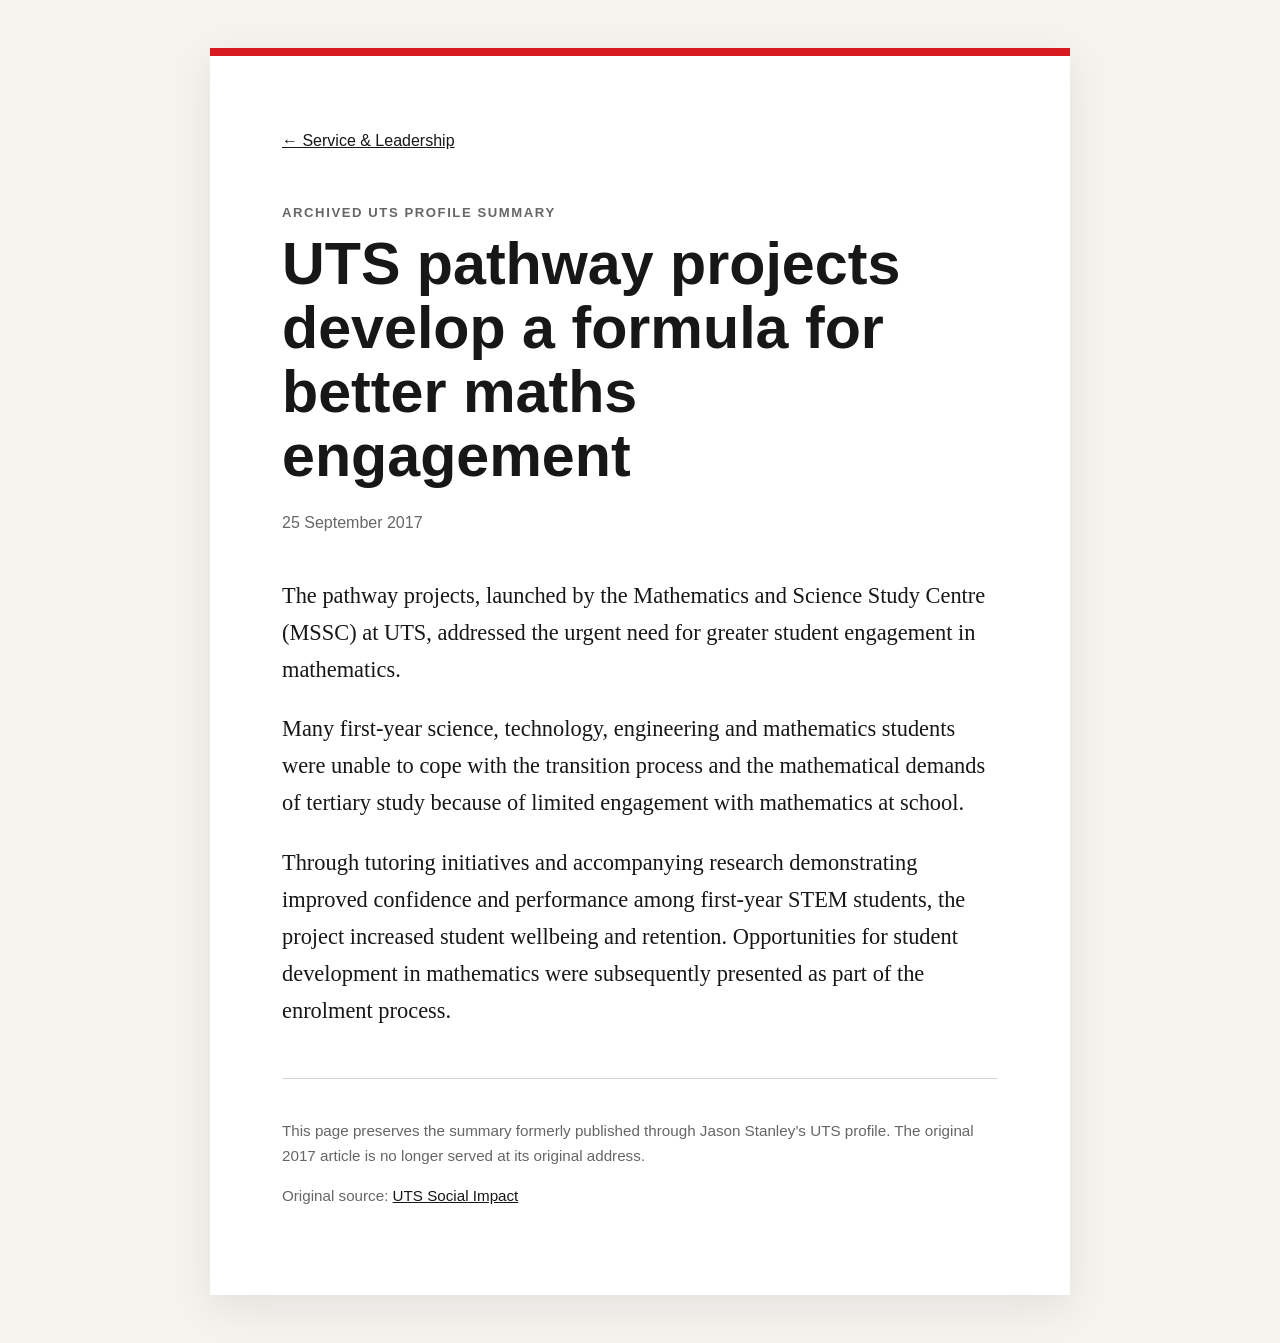
<file: articles/uts-maths-engagement/index.html>
<!doctype html>
<html lang="en">
<head>
  <meta charset="utf-8">
  <meta name="viewport" content="width=device-width, initial-scale=1">
  <title>UTS pathway projects develop a formula for better maths engagement</title>
  <style>
    :root {
      color-scheme: light;
      --ink: #171717;
      --muted: #666;
      --paper: #f5f3ee;
      --panel: #fff;
      --rule: #d8d4cb;
      --accent: #d71920;
    }

    * {
      box-sizing: border-box;
    }

    body {
      margin: 0;
      background: var(--paper);
      color: var(--ink);
      font-family: Arial, Helvetica, sans-serif;
      line-height: 1.65;
    }

    main {
      width: min(860px, calc(100% - 32px));
      margin: 48px auto;
      padding: clamp(28px, 6vw, 72px);
      background: var(--panel);
      border-top: 8px solid var(--accent);
      box-shadow: 0 12px 40px rgb(0 0 0 / 8%);
    }

    nav a,
    .source a {
      color: var(--ink);
    }

    .label {
      margin: 48px 0 8px;
      color: var(--muted);
      font-size: 0.82rem;
      font-weight: 700;
      letter-spacing: 0.12em;
      text-transform: uppercase;
    }

    h1 {
      max-width: 760px;
      margin: 0;
      font-size: clamp(2rem, 5vw, 3.7rem);
      line-height: 1.08;
    }

    time {
      display: block;
      margin: 22px 0 42px;
      color: var(--muted);
    }

    .summary {
      font-family: Georgia, "Times New Roman", serif;
      font-size: clamp(1.15rem, 2.2vw, 1.4rem);
    }

    .note {
      margin-top: 48px;
      padding-top: 24px;
      border-top: 1px solid var(--rule);
      color: var(--muted);
      font-size: 0.95rem;
    }
  </style>
</head>
<body>
  <main>
    <nav>
      <a href="../../professional.html">← Service &amp; Leadership</a>
    </nav>

    <p class="label">Archived UTS profile summary</p>

    <h1>UTS pathway projects develop a formula for better maths engagement</h1>

    <time datetime="2017-09-25">25 September 2017</time>

    <div class="summary">
      <p>
        The pathway projects, launched by the Mathematics and Science Study
        Centre (MSSC) at UTS, addressed the urgent need for greater student
        engagement in mathematics.
      </p>

      <p>
        Many first-year science, technology, engineering and mathematics
        students were unable to cope with the transition process and the
        mathematical demands of tertiary study because of limited engagement
        with mathematics at school.
      </p>

      <p>
        Through tutoring initiatives and accompanying research demonstrating
        improved confidence and performance among first-year STEM students,
        the project increased student wellbeing and retention. Opportunities
        for student development in mathematics were subsequently presented as
        part of the enrolment process.
      </p>
    </div>

    <div class="note">
      <p>
        This page preserves the summary formerly published through Jason
        Stanley’s UTS profile. The original 2017 article is no longer served
        at its original address.
      </p>

      <p class="source">
        Original source:
        <a href="https://socialimpact.uts.edu.au/case-study/jason-stanley-formula-better-maths-engagement/jason-stanley-case-study/">
          UTS Social Impact
        </a>
      </p>
    </div>
  </main>
</body>
</html>
</file>
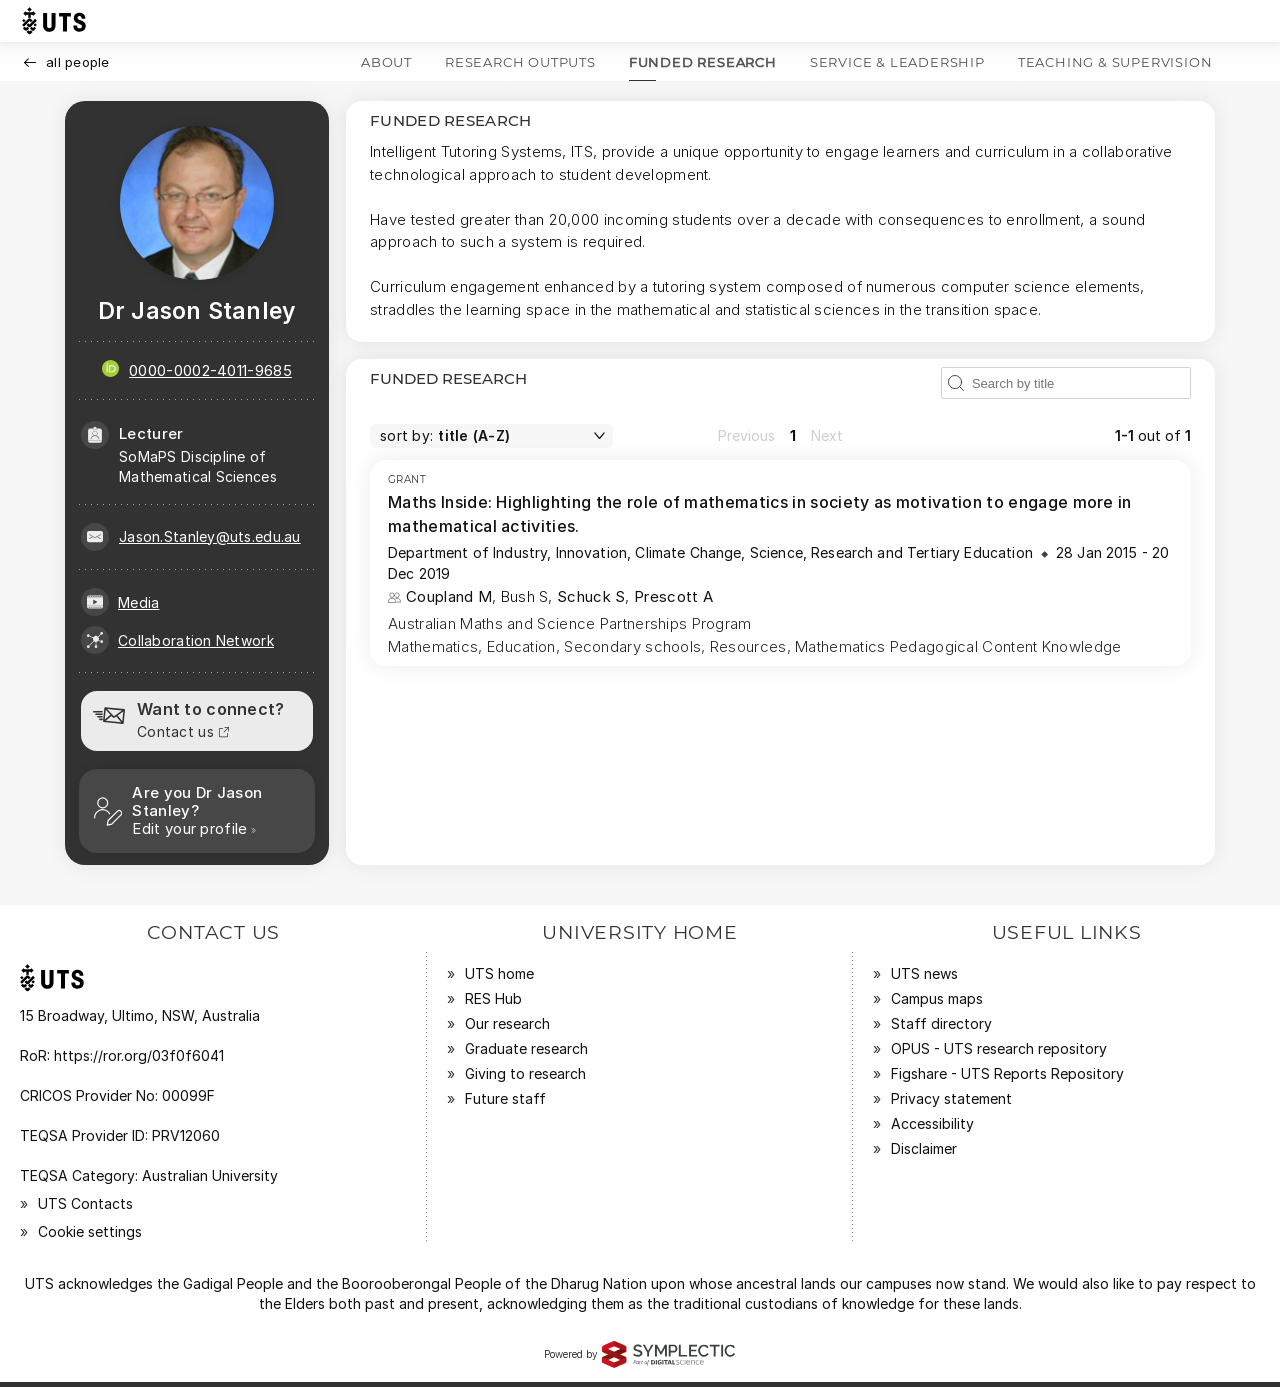
<file: grants.html>
<!DOCTYPE html>
<html lang="en"><head>
<meta content="IE=edge" http-equiv="X-UA-Compatible"/>
<meta charset="utf-8"/>
<meta content="width=device-width, initial-scale=1.0, maximum-scale=5.0" name="viewport"/>
<meta content="#ffffff" name="theme-color"/>
<title>Dr Jason Stanley | Funded research | University of Technology Sydney</title>
<link href="assets/profiles.uts.edu.au/css/app.css" rel="stylesheet" type="text/css"/>
<link href="assets/profiles.uts.edu.au/favicon.ico" rel="icon" type="image/x-icon"/>
<style type="text/css">.float-tooltip-kap {
  position: absolute;
  width: max-content; /* prevent shrinking near right edge */
  max-width: max(50%, 150px);
  padding: 3px 5px;
  border-radius: 3px;
  font: 12px sans-serif;
  color: #eee;
  background: rgba(0,0,0,0.6);
  pointer-events: none;
}
</style><style type="text/css">.force-graph-container canvas {
  display: block;
  user-select: none;
  outline: none;
  -webkit-tap-highlight-color: transparent;
}

.force-graph-container .clickable {
  cursor: pointer;
}

.force-graph-container .grabbable {
  cursor: move;
  cursor: grab;
  cursor: -moz-grab;
  cursor: -webkit-grab;
}

.force-graph-container .grabbable:active {
  cursor: grabbing;
  cursor: -moz-grabbing;
  cursor: -webkit-grabbing;
}
</style><meta content="View the University of Technology Sydney profile of Dr Jason Stanley. Including their research outputs, funded research, service &amp; leadership and teaching &amp; supervision." name="description"/></head>
<body class="darkMode" id="portalTarget" style="--logoHeight: 28px; --logoVerticalMargins: 7px; --homeBackgroundDesktopOverlayOpacity: 0.2; --homeBackgroundDesktopUrl: url(/branding/homeBackgroundDesktop); --homeBackgroundMobileUrl: url(/branding/homeBackgroundMobile); --searchBackgroundUrl: url(/branding/searchBackground); --colourPrimary: #323232; --colourPrimaryPair1Background: #ebebeb; --colourPrimaryPair1Foreground: #5b5b5b; --colourPrimaryPair2Background: #dcdcdc; --colourPrimaryPair2Foreground: #474747; --colourSecondary: #323232; --colourSecondaryPair1Background: #ebebeb; --colourSecondaryPair1Foreground: #5b5b5b; --colourSecondaryPair2Background: #dcdcdc; --colourSecondaryPair2Foreground: #474747;">
<!-- Hidden unsupported browser message, shown only by older browsers via nomodule script -->
<div id="non-supported-browser" style="display: none; text-align: center; padding: 50px; font-family: Arial, sans-serif;">
<h1 style="color: #d32f2f; margin-bottom: 20px;">Browser Not Supported</h1>
<p style="font-size: 18px; color: #333; margin-bottom: 20px;">
                Your browser (Internet Explorer or other legacy browser) is not supported by this application.
            </p>
</div>
<noscript>
<div style="text-align: center; padding: 50px; font-family: Arial, sans-serif;">
<h1 style="color: #d32f2f; margin-bottom: 20px;">JavaScript Required</h1>
<p style="font-size: 18px; color: #333; margin-bottom: 20px;">
                    This application requires JavaScript to function properly.
                </p>
<p style="font-size: 16px; color: #666;">
                    Please enable JavaScript in your browser settings and reload the page.
                </p>
</div>
</noscript>
<div id="app"><div class="GOA4PjZ4LYma0CxOii5M"><header><div class="aaXsjFTuN3rDkdBnQbkS XG50h0tM6on5cSRV13Z2"><a class="TfspKiJud6b0VoJgjPds cLFeeoiOBdaPjhLSO2GQ MiBBo0kwnY7eWTwlGHSd" data-discover="true" href="https://profiles.uts.edu.au/"><img alt="University of Technology Sydney homepage" class="VHdeaZMRY5tmBLLFYWER" src="[data-uri]"/></a></div></header><main><div class="E4DPzCHoRyIUL062CJ3w"><div class="kyVF6EevoBENyF3NpQ1a Sf2N9xeyjnUs1FZkdwP0"><div class="usnRQPC1gARDoLMn_1T2"><div class="MUeZHrPReKGYUBJkGGpr"><a class="z2FXMUtpfDOnfr1IoE_k nx0i4khzy8VW_P0F9s63 cLFeeoiOBdaPjhLSO2GQ MiBBo0kwnY7eWTwlGHSd" data-discover="true" href="https://profiles.uts.edu.au/search?by=text&amp;type=user"><svg aria-hidden="true" fill="currentColor" role="img" viewbox="0 0 8.744 6.631"><g fill="none" stroke="currentColor" stroke-linecap="round" stroke-linejoin="round" stroke-width=".8"><path d="M8.344 3.316H.4"></path><path d="M3.15 6.068L.4 3.316 3.15.568"></path></g></svg><span>All people</span></a></div><div class="NLkn61vDpBcvi_zOpNvI"><nav><ol class="Ss2252HAD4LPtQq85Ua7"><li><div class="vwd6qXgeXGtLiMmI8y6g"><a class="TLyx1scxHCWS7vKj_wgc VQNM82lM0sczGq51LFfm cLFeeoiOBdaPjhLSO2GQ MiBBo0kwnY7eWTwlGHSd" data-discover="true" data-qa="tab-about" href="index.html">ABOUT</a><div class="HQVJL9kNS9PouUBq8j0R"></div></div></li><li><div class="vwd6qXgeXGtLiMmI8y6g"><a class="TLyx1scxHCWS7vKj_wgc VQNM82lM0sczGq51LFfm cLFeeoiOBdaPjhLSO2GQ MiBBo0kwnY7eWTwlGHSd" data-discover="true" data-qa="tab-publications" href="publications.html">RESEARCH OUTPUTS</a><div class="HQVJL9kNS9PouUBq8j0R"></div></div></li><li><div class="vwd6qXgeXGtLiMmI8y6g KO3pppmpeRNxR3s31IAI"><div aria-current="page" class="TLyx1scxHCWS7vKj_wgc VQNM82lM0sczGq51LFfm KO3pppmpeRNxR3s31IAI" data-qa="tab-grants">FUNDED RESEARCH</div><div class="HQVJL9kNS9PouUBq8j0R"></div></div></li><li><div class="vwd6qXgeXGtLiMmI8y6g"><a class="TLyx1scxHCWS7vKj_wgc VQNM82lM0sczGq51LFfm cLFeeoiOBdaPjhLSO2GQ MiBBo0kwnY7eWTwlGHSd" data-discover="true" data-qa="tab-professional" href="professional.html">SERVICE &amp; LEADERSHIP</a><div class="HQVJL9kNS9PouUBq8j0R"></div></div></li><li><div class="vwd6qXgeXGtLiMmI8y6g"><a class="TLyx1scxHCWS7vKj_wgc VQNM82lM0sczGq51LFfm cLFeeoiOBdaPjhLSO2GQ MiBBo0kwnY7eWTwlGHSd" data-discover="true" data-qa="tab-teaching" href="teaching.html">TEACHING &amp; SUPERVISION</a><div class="HQVJL9kNS9PouUBq8j0R"></div></div></li><li aria-hidden="true" class="rr9Wt5woEillAkASOQQA" id="more-button-«r5»"><div class="vwd6qXgeXGtLiMmI8y6g"><button aria-controls="«r6»" aria-expanded="false" aria-hidden="true" class="TLyx1scxHCWS7vKj_wgc fo9oQptklE6anOlRV4fn VQNM82lM0sczGq51LFfm" data-qa="tab-more" tabindex="-1" type="button">MORE<svg aria-hidden="true" class="yJVk0JF657vus9ettbv3" fill="none" viewbox="0 0 17 16"><path clip-rule="evenodd" d="M15.116 4.487a.5.5 0 0 1 0 .707l-6.192 6.192a.932.932 0 0 1-1.319 0L1.41 5.194a.5.5 0 1 1 .707-.707l6.148 6.145 6.145-6.145a.5.5 0 0 1 .707 0Z" fill="#111" fill-rule="evenodd"></path></svg></button><nav aria-label="Overflowing tabs" class="rwSOQLRxYi9jov37IQmQ X_yTbRI1qFCPskPP9bDC ZhmaXXqmG8mi2Hs3giRM" id="«r6»" style="--maxWidth: 280; --minWidth: 184;"></nav><div class="HQVJL9kNS9PouUBq8j0R"></div></div></li></ol></nav></div></div></div><div class="m2lKULUtnPkJelrk0sgw"><div class="TDoocaW4Qbp09CvjD7z1"><div class="UDzOdxQqNQ9QvmEzTX5s"><a class="z2FXMUtpfDOnfr1IoE_k nx0i4khzy8VW_P0F9s63 cLFeeoiOBdaPjhLSO2GQ MiBBo0kwnY7eWTwlGHSd" data-discover="true" href="https://profiles.uts.edu.au/search?by=text&amp;type=user"><svg aria-hidden="true" fill="currentColor" role="img" viewbox="0 0 8.744 6.631"><g fill="none" stroke="currentColor" stroke-linecap="round" stroke-linejoin="round" stroke-width=".8"><path d="M8.344 3.316H.4"></path><path d="M3.15 6.068L.4 3.316 3.15.568"></path></g></svg><span>All people</span></a></div><div class="M7Jv6VYFjp68j7TZwycX"><div class="Ng6EU4PUC5OQFoRMINhX" data-qa="heroDetailsContainer"><div class="xAaf6Izj2kw4ATlBghBf ZiGMmVHVJTbRoQZ8ulLA"><img alt="" src="assets/profiles.uts.edu.au/Jason.Stanley/thumbnail"/></div><div class="fXMp_ZmxCxBEJLg7q9y2"><h1 aria-describedby="headingDescription" class="O9CYQ3LEhteXx05NrDZ6">Dr Jason Stanley<span hidden="" id="headingDescription">Profile page</span></h1><div class="UDzOdxQqNQ9QvmEzTX5s"><p class="SYsKoD2PdFlQe45UxyjO">Lecturer</p><p class="WB4aebJfJuvkRBPthrU9">SoMaPS Discipline of Mathematical Sciences</p></div></div><div class="WwClPNxeEI3sB0M10awH UDzOdxQqNQ9QvmEzTX5s"><button aria-label="Show contact details" class="buX2D3YcCnB5EY52WhbP v6un5qGKeJzm8Geg9LdJ" data-qa="contactModalButton"><svg aria-hidden="true" role="img" viewbox="0 0 30 30"><g><path class="u3D_RjMKmn46IhqsKEnw" d="M15 30c8.28 0 15-6.72 15-15S23.28 0 15 0 0 6.72 0 15s6.72 15 15 15Z" fill="currentColor"></path><g class="bq3MObEP3OSlIUDAL6cv" fill="currentColor"><path d="M24.33 11.53c-.09-.23-.23-.44-.4-.6-.17-.17-.38-.31-.59-.4-.23-.1-.47-.15-.72-.15H10.83c.04.44.08.87.13 1.29v.08c0 .29-.09.57-.24.82-.16.25-.36.44-.56.56l-.24.15c-.28.18-.65.43-.88.56s0 .04 0 .04a9.927 9.927 0 0 0 3.55 5.76l.04.03c.21-.16.42-.3.65-.42l.23-.13c.07-.05.15-.1.24-.14.23-.12.49-.19.78-.21h.05c.29 0 .54.05.77.17h.03l.03.03c.45.28.92.58 1.36.88.41.28.84.57 1.26.83.04.03.1.06.16.1h4.42c.24 0 .49-.04.72-.15.22-.1.43-.23.59-.39.17-.17.31-.38.4-.61.1-.22.15-.46.15-.7v-6.69c0-.24-.05-.49-.15-.71Zm-1.81 2.09s-.03.06-.03.09c-.03.03-.05.04-.08.06l-5.22 3s-.02 0-.03.02H16.99c-.02-.02-.02 0-.03-.02l-5.22-3s-.08-.09-.1-.15c0-.06 0-.12.03-.17.03-.05.09-.09.15-.1.04-.03.1-.02.17 0l5.09 2.95 5.09-2.95s.06-.03.1-.03h.08s.06.03.09.04c.03.02.05.04.06.06.03.03.03.06.03.1v.09Zm-7.93 5.79h-.03c-.18 0-.37.06-.51.15-.06.03-.11.06-.17.1l-.26.15c-.23.13-.44.27-.65.44-.13.07-.27.12-.39.12-.14 0-.26-.06-.36-.23-1.94-1.53-3.28-3.7-3.78-6.12-.04-.07-.05-.14-.06-.21 0-.07 0-.15.04-.22.03-.07.06-.13.12-.17.05-.06.11-.1.18-.11.3-.17.85-.54 1.09-.7.16-.09.28-.22.38-.37.09-.15.13-.32.13-.5-.04-.44-.09-.89-.14-1.35-.48 0-.94.22-1.28.55-.34.35-.55.82-.55 1.31v6.69c0 .48.21.95.55 1.31.35.33.82.54 1.31.54h6.81c-.65-.43-1.28-.87-1.94-1.27-.16-.07-.33-.1-.5-.1Z"></path><path d="m18.38 22.27-.18.9c-.2.82-1.4 1.72-3.11 1.72-.47 0-.99-.07-1.53-.24-4.2-1.24-9.31-9.59-8.5-13.95.44-2.28 2.09-3.46 3.14-3.46.1 0 .19.02.27.03l.95.18c.48.16.54.63.6 1.16.06.57.12 1.17.17 1.76.05.46.1.92.14 1.35 0 .17-.04.35-.13.5-.1.15-.22.28-.38.37-.24.16-.79.52-1.09.7-.07.02-.13.05-.18.11-.06.04-.1.1-.12.17a.57.57 0 0 0-.04.22c0 .07.02.14.06.21.5 2.42 1.83 4.59 3.78 6.12.1.17.22.23.36.23.12 0 .26-.05.39-.12.21-.17.42-.31.65-.44l.26-.15c.05-.03.1-.07.17-.1.15-.09.33-.14.51-.15h.03c.17 0 .34.03.5.1.65.4 1.29.85 1.94 1.27.23.15.44.29.67.43.47.31.78.57.69 1.06Z"></path></g></g></svg></button></div><div class="JBOJf3GEI_Qe1HD4DsTY Sf2N9xeyjnUs1FZkdwP0"><div class="c7UrCMUAK_5keGdzb_Wf"></div><div class="f2wWbXwK3NuRJpGUXsSc uKD_MYyX2zAbEe7_NU7G"><div class="iNGqej_HOsif5huHnynG NGUsb3m8vKMwjBJS2aNx oAEF71kVH8aZWRozt3RU" data-qa="sidebar orcid"><svg aria-hidden="true" class="zBX45UnkD0EwVZXMfSWr sAc9LHReqhSFVRS3UVnb" role="img" version="1.1" viewbox="0 0 256 256" x="0" y="0"><path d="M256 128c0 70.7-57.3 128-128 128S0 198.7 0 128 57.3 0 128 0s128 57.3 128 128z" fill="#a6ce39"></path><path d="M86.3 186.2H70.9V79.1h15.4v107.1zM108.9 79.1h41.6c39.6 0 57 28.3 57 53.6 0 27.5-21.5 53.6-56.8 53.6h-41.8V79.1zm15.4 93.3h24.5c34.9 0 42.9-26.5 42.9-39.7C191.7 111.2 178 93 148 93h-23.7v79.4zM88.7 56.8c0 5.5-4.5 10.1-10.1 10.1s-10.1-4.6-10.1-10.1c0-5.6 4.5-10.1 10.1-10.1s10.1 4.6 10.1 10.1z" fill="#fff"></path></svg><div class="MlmGj9MVWXAzhC52y8pb Q3_rGF9HxM0VeJ3JMzdW"><span class="xDWVNZLdDCfm5tJe9hl7">Orcid identifier</span><a class="cLFeeoiOBdaPjhLSO2GQ W7V5aJOMXNr7jlvGdWRz NarVxhcZDxK8fqysok6T" href="https://orcid.org/0000-0002-4011-9685">0000-0002-4011-9685</a></div></div></div><div class="c7UrCMUAK_5keGdzb_Wf"></div><ul aria-label="Positions" class="f2wWbXwK3NuRJpGUXsSc"><li class="mUrA9ulWqwJYK93rs1LA oj3FdPARsG4BMMhMG99o"><div class="iNGqej_HOsif5huHnynG oAEF71kVH8aZWRozt3RU" data-qa="sidebar positionAndDepartment"><svg aria-hidden="true" class="zBX45UnkD0EwVZXMfSWr B6amnY7ZsXKLXeuXHIXO" fill="none" role="img" stroke-width="0.4" viewbox="0 0 28 28 "><g transform="translate(-1205.601 -533.63)"><circle class="u3D_RjMKmn46IhqsKEnw" cx="14" cy="14" fill="currentColor" r="14" transform="translate(1205.601 533.63)"></circle><path class="bq3MObEP3OSlIUDAL6cv" d="M1217.876,541.729v-.5h3.446v.5a.414.414,0,0,1-.413.412h-2.62A.414.414,0,0,1,1217.876,541.729Z" fill="currentColor"></path><path class="bq3MObEP3OSlIUDAL6cv" d="M1217.542,546.547a2.113,2.113,0,1,1,1.574,1.574A2.117,2.117,0,0,1,1217.542,546.547Z" fill="currentColor"></path><path class="bq3MObEP3OSlIUDAL6cv" d="M1212.689,553.321a2.061,2.061,0,0,0,2.063,2.063h9.7a2.063,2.063,0,0,0,2.064-2.063v-.066h-13.825Zm11.761-12.092h-2.715v.5a.826.826,0,0,1-.826.825h-2.62a.829.829,0,0,1-.826-.825v-.5h-2.711a2.062,2.062,0,0,0-2.063,2.064v9.756h13.825v-9.756A2.064,2.064,0,0,0,1224.45,541.229Zm-.792,10.858h-.008a.206.206,0,0,1-.207-.2c-.078-2.167-1.985-3.132-3.846-3.132-1.845,0-3.751.961-3.842,3.107a.212.212,0,0,1-.215.2.21.21,0,0,1-.2-.214,3.618,3.618,0,0,1,3.288-3.425.015.015,0,0,0,0-.029,2.526,2.526,0,1,1,1.928,0,.015.015,0,0,0,0,.029,3.614,3.614,0,0,1,3.292,3.454A.206.206,0,0,1,1223.658,552.087Z" fill="currentColor"></path><path class="bq3MObEP3OSlIUDAL6cv" d="M1219.6,539.384a1.7,1.7,0,0,0-1.725,1.676v.669a.414.414,0,0,0,.413.412h2.62a.414.414,0,0,0,.413-.412v-.669A1.7,1.7,0,0,0,1219.6,539.384Zm0,.933a.443.443,0,1,1-.446.446A.443.443,0,0,1,1219.6,540.317Z" fill="currentColor"></path></g></svg><div class="MlmGj9MVWXAzhC52y8pb Q3_rGF9HxM0VeJ3JMzdW QzDcOIncZC7o3aOH9WAl"><div class="jL8p1LiqBUoxXQ1yYYdU">Lecturer</div><div class="EY1QLLUkMC3yEzw4h27o">SoMaPS Discipline of Mathematical Sciences</div></div></div></li></ul><div class="c7UrCMUAK_5keGdzb_Wf"></div><div class="GgHb3XFmzbVir08XPX6v Z6UuE7cWIGv3oY8J7pGy dwpiddIY9GNJXyBWSGFG"><ul aria-label="Email addresses" class="rFvtYkbV6LhWk9dzMHtz"><li class="iNGqej_HOsif5huHnynG" data-qa="sidebar emailAddress"><svg aria-hidden="true" class="zBX45UnkD0EwVZXMfSWr B6amnY7ZsXKLXeuXHIXO" role="img" viewbox="0 0 28 28"><g transform="translate(-28 -89)"><circle class="u3D_RjMKmn46IhqsKEnw" cx="14" cy="14" fill="currentColor" r="14" transform="translate(28 89)"></circle><path class="bq3MObEP3OSlIUDAL6cv" d="M885.66,500.21h-12a2,2,0,0,0-2,2v7.21a2,2,0,0,0,2,2h12a1.993,1.993,0,0,0,2-2v-7.21A1.993,1.993,0,0,0,885.66,500.21Zm-8.47,6.25-3.03,1.75a.244.244,0,0,1-.34-.09.277.277,0,0,1-.03-.13.247.247,0,0,1,.12-.21l3.03-1.75a.247.247,0,0,1,.34.09.277.277,0,0,1,.03.13A.247.247,0,0,1,877.19,506.46Zm2.56.65a.248.248,0,0,1-.09.01.276.276,0,0,1-.09-.01c-.01-.01-.02,0-.03-.01l-5.63-3.25a.249.249,0,0,1,.25-.43l5.5,3.18,5.51-3.18a.249.249,0,1,1,.25.43l-5.63,3.25C879.78,507.11,879.76,507.1,879.75,507.11Zm5.76,1.01a.247.247,0,0,1-.34.09l-3.03-1.75a.261.261,0,0,1-.13-.22.267.267,0,0,1,.03-.12.258.258,0,0,1,.35-.09l3.03,1.75a.247.247,0,0,1,.12.21A.277.277,0,0,1,885.51,508.12Z" fill="currentColor" stroke="none" transform="translate(-837.66 -403.21)"></path></g></svg><div class="MlmGj9MVWXAzhC52y8pb Q3_rGF9HxM0VeJ3JMzdW WaRiURlVUCmJ935t2KU7 QzDcOIncZC7o3aOH9WAl"><a class="ky_fNrmf_WuWXkkymYcI RifWViZFAXwGVGjWMhpZ cLFeeoiOBdaPjhLSO2GQ W7V5aJOMXNr7jlvGdWRz NarVxhcZDxK8fqysok6T" href="mailto:Jason.Stanley@uts.edu.au">Jason.Stanley@uts.edu.au</a></div></li></ul></div><div class="c7UrCMUAK_5keGdzb_Wf"></div><div class="U0we5fysDMJbVWAyGKV3 f2wWbXwK3NuRJpGUXsSc"><button aria-label="media (opens in a modal)" class="NlCwFw6HVWggUWHBU0yb Q8BBHu6WWmOFcUINhu8A YVnEwcQOVHConVxf8iLB"><svg aria-hidden="true" class="mCmgks_hnXBn6qDBiyPz" role="img" viewbox="0 0 28 28"><g transform="translate(-28 -155)"><g class="u3D_RjMKmn46IhqsKEnw" fill="currentColor" stroke="currentColor" transform="translate(28 155)"><circle cx="14" cy="14" r="14" stroke="none"></circle></g><g class="bq3MObEP3OSlIUDAL6cv" fill="currentColor" stroke="none" transform="translate(-858.565 -298.12)"><path d="M906.58,460.51h-12a2,2,0,0,0-2,2v.37h16v-.37A2.006,2.006,0,0,0,906.58,460.51ZM895.3,462.1a.09.09,0,0,1-.09.09h-.81a.1.1,0,0,1-.1-.09v-.82a.1.1,0,0,1,.1-.09h.81a.09.09,0,0,1,.09.09Zm1.93,0a.092.092,0,0,1-.1.09h-.81a.09.09,0,0,1-.09-.09v-.82a.09.09,0,0,1,.09-.09h.81a.092.092,0,0,1,.1.09Zm1.92,0a.09.09,0,0,1-.09.09h-.81a.1.1,0,0,1-.1-.09v-.82a.1.1,0,0,1,.1-.09h.81a.09.09,0,0,1,.09.09Zm1.93,0a.092.092,0,0,1-.1.09h-.81a.09.09,0,0,1-.09-.09v-.82a.09.09,0,0,1,.09-.09h.81a.092.092,0,0,1,.1.09Zm1.92,0a.09.09,0,0,1-.09.09h-.81a.092.092,0,0,1-.1-.09v-.82a.092.092,0,0,1,.1-.09h.81a.09.09,0,0,1,.09.09Zm1.93,0a.1.1,0,0,1-.1.09h-.81a.09.09,0,0,1-.09-.09v-.82a.09.09,0,0,1,.09-.09h.81a.1.1,0,0,1,.1.09Zm1.92,0a.09.09,0,0,1-.09.09h-.81a.092.092,0,0,1-.1-.09v-.82a.092.092,0,0,1,.1-.09h.81a.09.09,0,0,1,.09.09Z"></path><path d="M892.55,463.18v7.69h16v-7.69Zm10.2,4.09a.255.255,0,0,1-.11.12l-3.38,1.93a.3.3,0,0,1-.42-.11.282.282,0,0,1-.04-.15v-3.88a.308.308,0,0,1,.46-.26l3.38,1.93A.3.3,0,0,1,902.75,467.27Zm-10.2,3.9v.56a2,2,0,0,0,2,2h12a2.006,2.006,0,0,0,2-2v-.56Zm2.75,1.68a.1.1,0,0,1-.09.1h-.81a.108.108,0,0,1-.1-.1v-.81a.1.1,0,0,1,.1-.09h.81a.09.09,0,0,1,.09.09Zm1.93,0a.1.1,0,0,1-.1.1h-.81a.1.1,0,0,1-.09-.1v-.81a.09.09,0,0,1,.09-.09h.81a.092.092,0,0,1,.1.09Zm1.92,0a.1.1,0,0,1-.09.1h-.81a.108.108,0,0,1-.1-.1v-.81a.1.1,0,0,1,.1-.09h.81a.09.09,0,0,1,.09.09Zm1.93,0a.1.1,0,0,1-.1.1h-.81a.1.1,0,0,1-.09-.1v-.81a.09.09,0,0,1,.09-.09h.81a.092.092,0,0,1,.1.09Zm1.92,0a.1.1,0,0,1-.09.1h-.81a.1.1,0,0,1-.1-.1v-.81a.092.092,0,0,1,.1-.09h.81a.09.09,0,0,1,.09.09Zm1.93,0a.108.108,0,0,1-.1.1h-.81a.1.1,0,0,1-.09-.1v-.81a.09.09,0,0,1,.09-.09h.81a.1.1,0,0,1,.1.09Zm1.92,0a.1.1,0,0,1-.09.1h-.81a.1.1,0,0,1-.1-.1v-.81a.092.092,0,0,1,.1-.09h.81a.09.09,0,0,1,.09.09Z"></path></g></g></svg><span class="xTlZpC_tGhawh5FLsThg">Media</span></button><button aria-label="Collaboration network (opens in a modal)" class="gHnO8jr1leWTk7omh5JQ Q8BBHu6WWmOFcUINhu8A cD0Zkt1NT3mpZH6pO21C"><svg aria-hidden="true" class="zflOggphBh01FVRJ5Hsh" role="img" viewbox="0 0 28 28"><g transform="translate(-28 -188)"><g class="u3D_RjMKmn46IhqsKEnw" fill="currentColor" stroke="currentColor" transform="translate(28 188)"><circle cx="14" cy="14" r="14" stroke="none"></circle></g><g class="bq3MObEP3OSlIUDAL6cv" fill="currentColor" stroke="none" transform="translate(-698.324 -239.724)"><circle cx="1.334" cy="1.334" r="1.334" transform="translate(732.322 447.039)"></circle><path d="M748.137,435.743a1.322,1.322,0,0,1-1.81.47l-2.65,2.65a2.965,2.965,0,0,1,.41,3.04l1.53.64a1.463,1.463,0,0,0-.24.62l-1.63-.67a3.012,3.012,0,0,1-2.07,1.21v3.39a1.328,1.328,0,0,1,0,2.57,1.328,1.328,0,1,1-.67-2.57V443.7a3.067,3.067,0,0,1-1.53-.64l-4.46,4.46a1.409,1.409,0,0,0-.47-.47l4.46-4.46a2.953,2.953,0,0,1-.53-2.73l-3.53-1.52a1.327,1.327,0,0,0,.3-.59l3.49,1.49a3.5,3.5,0,0,1,.27-.4,2.987,2.987,0,0,1,4.2-.45l2.65-2.65a1.326,1.326,0,1,1,2.28,0Z"></path><circle cx="1.334" cy="1.334" r="1.334" transform="translate(732.322 436.026)"></circle><circle cx="1.334" cy="1.334" r="1.334" transform="translate(745.657 442.083)"></circle></g></g></svg><span class="IBSp8FvbdHGn35FSRT1A">Collaboration Network</span></button></div><div class="c7UrCMUAK_5keGdzb_Wf"></div><div class="f2wWbXwK3NuRJpGUXsSc"><a class="lPansDO_uvBUZVLuxXlG cLFeeoiOBdaPjhLSO2GQ" data-qa="sidebarContactButton" href="https://www.uts.edu.au/contact-us#:~:text=Industry%20and%20business%20opportunities" rel="external noopener" target="_blank"><svg aria-hidden="true" class="bQDiQKEsj5_lpTQywRIt" role="img" viewbox="0 0 32 29"><path d="M30.589 23.013a.86.86 0 0 0 .047-.114c.003-.008.008-.015.01-.024a.79.79 0 0 0 .03-.15L32 9.438v-.041a.632.632 0 0 0 0-.084c-.001-.022-.005-.044-.008-.066a.849.849 0 0 0-.016-.08.947.947 0 0 0-.022-.066c-.009-.024-.018-.048-.03-.072-.011-.023-.025-.046-.039-.068-.008-.014-.014-.028-.023-.041-.005-.008-.012-.013-.017-.02-.006-.007-.01-.015-.015-.022-.01-.014-.024-.024-.035-.036-.018-.02-.036-.038-.055-.055-.018-.015-.036-.029-.055-.042a.741.741 0 0 0-.067-.045l-.06-.03a.77.77 0 0 0-.074-.03c-.023-.008-.046-.013-.069-.018-.025-.006-.05-.012-.075-.015l-.026-.005L12.2 6.699h-.077a.757.757 0 0 0-.245.04l-.046.02a.749.749 0 0 0-.215.133c-.005.005-.012.006-.018.011-.006.006-.008.015-.015.021a.757.757 0 0 0-.221.46l-1.323 13.29a.77.77 0 0 0 0 .15c.001.016.007.033.01.05.005.032.01.065.019.096.006.02.016.04.023.06.011.026.02.053.033.078a.75.75 0 0 0 .2.24c.017.014.035.024.053.036.027.017.053.035.082.05l.065.027a.771.771 0 0 0 .154.042c.016.003.03.008.047.01l19.113 1.902a.773.773 0 0 0 .331-.04.767.767 0 0 0 .337-.237c.021-.026.038-.053.054-.081l.029-.044ZM12.719 9.21l4.773 5.073-5.747 4.704.973-9.777Zm8.232 6.516-6.87-7.301 15.045 1.498-8.175 5.803Zm-2.407-.324 1.75 1.86c.01.012.025.021.037.032a.693.693 0 0 0 .142.104l.053.03c.036.016.074.03.112.04.015.005.03.011.047.015a.8.8 0 0 0 .166.019.757.757 0 0 0 .254-.047c.028-.01.052-.027.079-.04.037-.018.075-.03.11-.054l2.082-1.479 4.774 5.826-15.434-1.536 5.828-4.77Zm6.083-.409 5.68-4.032-.972 9.778-4.708-5.746ZM9.06 10.463H.766a.765.765 0 1 0 0 1.531H9.06a.765.765 0 1 0 0-1.53ZM9.06 13.015H2.999a.765.765 0 1 0 0 1.531h6.06a.765.765 0 1 0 0-1.53ZM9.06 15.567H4.913a.766.766 0 1 0 0 1.531H9.06a.766.766 0 1 0 0-1.53ZM9.06 18.12H6.986a.766.766 0 1 0 0 1.53H9.06a.766.766 0 1 0 0-1.53Z" fill="currentColor"></path></svg><div class="Mpxj8oxUkCtgWyffd1Kg"><div class="ASBxKs3AWeSjGG5LlDC_">Want to connect?</div><div class="cz9a2b2tLI4m1pdkPL7d">Contact us <svg aria-hidden="true" class="jWHf3ktcN80QyuSyNHLA XiySy5dQwZQUE3YCpXFM" role="img" viewbox="0 0 24 25"><path clip-rule="evenodd" d="M4.03 5.82C3.465 5.82 3 6.284 3 6.85v13.818c0 .566.465 1.03 1.03 1.03h13.81c.565 0 1.03-.464 1.03-1.03v-5.333a.75.75 0 0 1 1.5 0v5.333a2.534 2.534 0 0 1-2.53 2.53H4.03a2.534 2.534 0 0 1-2.53-2.53V6.85a2.534 2.534 0 0 1 2.53-2.53h5.33a.75.75 0 0 1 0 1.5H4.03ZM13.01 2.948a.75.75 0 0 1 .75-.75h6.99c.965 0 1.75.787 1.75 1.751v6.994a.75.75 0 0 1-1.5 0V3.949a.253.253 0 0 0-.25-.25h-6.99a.75.75 0 0 1-.75-.75Z" fill="currentColor" fill-rule="evenodd"></path><path clip-rule="evenodd" d="M21.98 2.708a.75.75 0 0 1 0 1.06l-9.46 9.465a.75.75 0 0 1-1.06-1.06l9.46-9.465a.75.75 0 0 1 1.06 0Z" fill="currentColor" fill-rule="evenodd"></path></svg></div></div></a></div></div></div><div class="Sf2N9xeyjnUs1FZkdwP0"><a aria-label="Are you Dr Jason Stanley? Edit your profile" class="vEII0xlFbkkp9k_SvQKN cLFeeoiOBdaPjhLSO2GQ NarVxhcZDxK8fqysok6T" href="https://elements.uts.edu.au/userprofile.html?uid=11340" rel="external noopener" target="_blank"><svg aria-hidden="true" fill="none" role="img" stroke="currentColor" viewbox="0 0 36.243 35.999"><g stroke-linecap="round" stroke-linejoin="round" stroke-width="1.5px" transform="translate(-103.889 87.321)"><circle cx="6.325" cy="6.325" r="6.325" transform="translate(108.664 -86.571)"></circle><path d="M138.189-64.922l-11.7,11.7-5.75,1.15,1.15-5.75,11.7-11.7a3.245,3.245,0,0,1,4.588,0h0l.012.014a3.24,3.24,0,0,1,0,4.582Z"></path><path d="M123.94-66.379a10.318,10.318,0,0,0-14.059-3.907,10.317,10.317,0,0,0-5.242,9.015"></path></g></svg><div aria-hidden="true" class="RKcN0I70AzFcNJBGENLB"><div class="asxX3vHGZkHkhxoj1hef">Are you Dr Jason Stanley?</div><div class="GdSjh2B_zs7DolMicmpP"><span>Edit your profile</span><svg aria-hidden="true" fill="none" role="img" stroke="currentColor" stroke-linecap="round" stroke-linejoin="round" viewbox="0 0 8.072 9.414"><path d="M.704.707l3.77 3.765a.333.333 0 010 .472L.704 8.707"></path><path d="M3.704.707l3.77 3.765a.333.333 0 010 .472l-3.77 3.763"></path></svg></div></div></a></div></div></div><div class="EfZ0HD0fzRIqJZKz5CyC"><div class="UDzOdxQqNQ9QvmEzTX5s"><div class="NLkn61vDpBcvi_zOpNvI"><nav><ol class="Ss2252HAD4LPtQq85Ua7"><li><div class="vwd6qXgeXGtLiMmI8y6g"><a class="TLyx1scxHCWS7vKj_wgc VQNM82lM0sczGq51LFfm cLFeeoiOBdaPjhLSO2GQ MiBBo0kwnY7eWTwlGHSd" data-discover="true" data-qa="tab-about" href="index.html">ABOUT</a><div class="HQVJL9kNS9PouUBq8j0R"></div></div></li><li><div class="vwd6qXgeXGtLiMmI8y6g"><a class="TLyx1scxHCWS7vKj_wgc VQNM82lM0sczGq51LFfm cLFeeoiOBdaPjhLSO2GQ MiBBo0kwnY7eWTwlGHSd" data-discover="true" data-qa="tab-publications" href="publications.html">RESEARCH OUTPUTS</a><div class="HQVJL9kNS9PouUBq8j0R"></div></div></li><li><div class="vwd6qXgeXGtLiMmI8y6g KO3pppmpeRNxR3s31IAI"><div aria-current="page" class="TLyx1scxHCWS7vKj_wgc VQNM82lM0sczGq51LFfm KO3pppmpeRNxR3s31IAI" data-qa="tab-grants">FUNDED RESEARCH</div><div class="HQVJL9kNS9PouUBq8j0R"></div></div></li><li><div class="vwd6qXgeXGtLiMmI8y6g"><a class="TLyx1scxHCWS7vKj_wgc VQNM82lM0sczGq51LFfm cLFeeoiOBdaPjhLSO2GQ MiBBo0kwnY7eWTwlGHSd" data-discover="true" data-qa="tab-professional" href="professional.html">SERVICE &amp; LEADERSHIP</a><div class="HQVJL9kNS9PouUBq8j0R"></div></div></li><li><div class="vwd6qXgeXGtLiMmI8y6g"><a class="TLyx1scxHCWS7vKj_wgc VQNM82lM0sczGq51LFfm cLFeeoiOBdaPjhLSO2GQ MiBBo0kwnY7eWTwlGHSd" data-discover="true" data-qa="tab-teaching" href="teaching.html">TEACHING &amp; SUPERVISION</a><div class="HQVJL9kNS9PouUBq8j0R"></div></div></li><li aria-hidden="true" class="rr9Wt5woEillAkASOQQA" id="more-button-«rb»"><div class="vwd6qXgeXGtLiMmI8y6g"><button aria-controls="«rc»" aria-expanded="false" aria-hidden="true" class="TLyx1scxHCWS7vKj_wgc fo9oQptklE6anOlRV4fn VQNM82lM0sczGq51LFfm" data-qa="tab-more" tabindex="-1" type="button">MORE<svg aria-hidden="true" class="yJVk0JF657vus9ettbv3" fill="none" viewbox="0 0 17 16"><path clip-rule="evenodd" d="M15.116 4.487a.5.5 0 0 1 0 .707l-6.192 6.192a.932.932 0 0 1-1.319 0L1.41 5.194a.5.5 0 1 1 .707-.707l6.148 6.145 6.145-6.145a.5.5 0 0 1 .707 0Z" fill="#111" fill-rule="evenodd"></path></svg></button><nav aria-label="Overflowing tabs" class="rwSOQLRxYi9jov37IQmQ mJm5G0E9VHlFzRytFb7Q ZhmaXXqmG8mi2Hs3giRM" id="«rc»" style="--maxWidth: 280; --minWidth: 184;"></nav><div class="HQVJL9kNS9PouUBq8j0R"></div></div></li></ol></nav></div></div><div class="mQBfQBG2F5JMmoe0dyiS"><div class="cEA2OFK8mdFivSVF68sF"><div class="NRLRivZfPrNhThpifkfI Q49P_MOoIHNHOEykFzJR ehGJMmzh75jdVQbBITQX WyKTWJZmhi7yzJBwyK6I" data-qa="whitebox summaryWhiteBox"><div class="tnNATuybeyhrXecNZSIh"><h2 class="UuLF_Zw2kID6LEajQs7w" data-qa="whiteBoxHeaderText">FUNDED RESEARCH</h2><div class="bQrfQfsXc0RkG7axAVGo"></div></div><div class="fZYSj6CFwgk7LmOnImAE"><div class="gnB0iOMtkvbpCBVtHjNU"><p>Intelligent Tutoring Systems, ITS, provide a unique opportunity to engage learners and curriculum in a collaborative technological approach to student development.<br/><br/>Have tested greater than 20,000 incoming students over a decade with consequences to enrollment, a sound approach to such a system is required.<br/><br/>Curriculum engagement enhanced by a tutoring system composed of numerous computer science elements, straddles the learning space in the mathematical and statistical sciences in the transition space.</p></div></div></div><div class="NRLRivZfPrNhThpifkfI A3n0au5ePLhJjT3UuNSg ehGJMmzh75jdVQbBITQX WyKTWJZmhi7yzJBwyK6I" data-qa="whitebox objectsWhiteBox"><div class="tnNATuybeyhrXecNZSIh"><h2 class="UuLF_Zw2kID6LEajQs7w" data-qa="whiteBoxHeaderText">FUNDED RESEARCH</h2><div class="bQrfQfsXc0RkG7axAVGo"><div class="FNySU563tSsanpoSSPjX"><svg aria-hidden="true" class="i7psHzm2SP_rtW1lxuD2" role="img" viewbox="0 0 24 24"><g><circle cx="10.73" cy="10.72" fill="none" r="8.74" stroke="currentColor" stroke-linecap="round" stroke-linejoin="round"></circle><line fill="none" stroke="currentColor" stroke-linecap="round" stroke-linejoin="round" x1="22.02" x2="16.91" y1="22.03" y2="16.9"></line></g></svg><input aria-label="Search by title" class="XDA3Ea1QNKbAfDfFlyhI" placeholder="Search by title" value=""/></div></div></div><div class="fZYSj6CFwgk7LmOnImAE"><div class="SAB6S9EkuTNYLLjWJLF2"><ul class="TwxDncLEQGAznzh9BAz6 UDzOdxQqNQ9QvmEzTX5s"><li class="c8biPV2p0neGWr8Y_vsP wxTKlsbarrCRXH2uckGs"><button aria-label="Go to the previous page" data-qa="pagination-top-button-mobile-Previous" disabled="">Previous</button></li><li class="IMQcYq8aaZx8R9zOd4Jm"><div aria-atomic="true" aria-live="polite" class="UcgnMGLDYOmiusiNU59N">Showing page 1 out of 1</div><select aria-label="Pagination" data-qa="pagination-mobile-top-combobox"><option aria-label="Go to page 1" value="0">1</option></select><span aria-hidden="true"> of 1</span></li><li class="c8biPV2p0neGWr8Y_vsP wxTKlsbarrCRXH2uckGs"><button aria-label="Go to the next page" data-qa="pagination-top-button-mobile-Next" disabled="">Next</button></li></ul><div class="_J2DrKf7dBdGF9tS7Kam Sf2N9xeyjnUs1FZkdwP0"><div class="mvwJd_Fwc_fQ6R6K9_m0"><div class="Iig0qMNzTeubC2iudkrK QwyOlzThXz3X6Q9ktkd6"><label for="«rd»">sort by:</label><select id="«rd»"><option aria-label="title in ascending order" value="titleAsc">title (A-Z) ⁠ ⁠</option><option aria-label="title in descending order" value="titleDesc">title (Z-A) ⁠ ⁠</option><option aria-label="date in descending order" value="dateDesc">date (newest first) ⁠ ⁠</option><option aria-label="date in ascending order" value="dateAsc">date (oldest first) ⁠ ⁠</option><option aria-label="type" value="typeAsc">type ⁠ ⁠</option></select></div></div><div class="RIets7WNRcjsmpXKkLnM"><nav aria-label="top pagination navigation"><ul class="IMQcYq8aaZx8R9zOd4Jm"><li class="c8biPV2p0neGWr8Y_vsP wxTKlsbarrCRXH2uckGs wa9hK_10V9mrYg6WmE8i"><button aria-label="Go to the previous page" data-qa="pagination-top-button-desktop-Previous" disabled="">Previous</button></li><li class="c8biPV2p0neGWr8Y_vsP ntWVpmtldAxUNtZgF9vh">1</li><li class="c8biPV2p0neGWr8Y_vsP wxTKlsbarrCRXH2uckGs wa9hK_10V9mrYg6WmE8i"><button aria-label="Go to the next page" data-qa="pagination-top-button-desktop-Next" disabled="">Next</button></li></ul></nav></div><div class="ZB06Fh9_lp4a0b9a67BY"><div aria-hidden="true" class="O32_FtEJk8fTuqin69w2"><span class="Sz7IUqfRMGA6JqVtc1VU">1-1</span> out of <span class="lXeJPoplbT0Y9rNdgtjh" data-qa="paginationTotal">1</span></div><div aria-atomic="true" class="zgzmTcnfFxWU0HjKlgrR" role="status">Showing page 1, funded research 1 to 1 of 1</div></div></div><div class="E59Tvk1ypFKXnD7ElSH2 UDzOdxQqNQ9QvmEzTX5s"><div class="Iig0qMNzTeubC2iudkrK QwyOlzThXz3X6Q9ktkd6"><label for="«re»">sort by:</label><select id="«re»"><option aria-label="title in ascending order" value="titleAsc">title (A-Z) ⁠ ⁠</option><option aria-label="title in descending order" value="titleDesc">title (Z-A) ⁠ ⁠</option><option aria-label="date in descending order" value="dateDesc">date (newest first) ⁠ ⁠</option><option aria-label="date in ascending order" value="dateAsc">date (oldest first) ⁠ ⁠</option><option aria-label="type" value="typeAsc">type ⁠ ⁠</option></select></div></div><ul class="I3JwFnzVNDh4zWYh6ndq"><li><div class="NRLRivZfPrNhThpifkfI ET88Us1Ps4olZtKiQidQ WyKTWJZmhi7yzJBwyK6I" data-qa="whitebox"><div class="fZYSj6CFwgk7LmOnImAE"><div class="PJvewI3v50HUX5UHEkLw"><span class="b6amrGrm9JuRyNdW4uTo">GRANT</span></div><div class="i9XqN6etuhGdAmUhNI34">Maths Inside: Highlighting the role of mathematics in society as motivation to engage more in mathematical activities.</div><div class="DfdjqH1_thENJPfyY4vO"><span>Department of Industry, Innovation, Climate Change, Science, Research and Tertiary Education</span><span>28 Jan 2015 - 20 Dec 2019</span></div><div class="M1uzatbE1hJqwcz7SQrK"><svg aria-hidden="true" fill="none" role="img" stroke="currentColor" stroke-linecap="round" stroke-linejoin="round" viewbox="0 0 24 24"><circle cx="7.5" cy="7.75" r="4.25"></circle><path d="M.5 20.5a7 7 0 0114 0zM13.26 5a4.25 4.25 0 11.74 6.19 4.06 4.06 0 01-.5-.43m1 3.03a7 7 0 018.71 4.72 7.1 7.1 0 01.29 2H17"></path></svg><span class="VAaoXpIk0oqqTl0zLlbp">People funded by this grant: </span><span><span class="yfHz2MBO3Bj6yVf6dwAW _b8199eVqaioyQaIITEn"><a class="N5m_kJvgwoaRwkOqh1Fc cLFeeoiOBdaPjhLSO2GQ NarVxhcZDxK8fqysok6T" data-discover="true" href="https://profiles.uts.edu.au/Mary.Coupland">Coupland M</a>, </span><span class="yfHz2MBO3Bj6yVf6dwAW _b8199eVqaioyQaIITEn">Bush S, </span><span class="yfHz2MBO3Bj6yVf6dwAW _b8199eVqaioyQaIITEn"><a class="N5m_kJvgwoaRwkOqh1Fc cLFeeoiOBdaPjhLSO2GQ NarVxhcZDxK8fqysok6T" data-discover="true" href="https://profiles.uts.edu.au/Sandy.Schuck">Schuck S</a>, </span><span class="yfHz2MBO3Bj6yVf6dwAW _b8199eVqaioyQaIITEn"><a class="N5m_kJvgwoaRwkOqh1Fc cLFeeoiOBdaPjhLSO2GQ NarVxhcZDxK8fqysok6T" data-discover="true" href="https://profiles.uts.edu.au/Anne.Prescott">Prescott A</a></span></span></div><div class="_4_BVNs8FcU9abYlio7cg ux3S0v62p9o9ANymK140" data-qa="expandable-text"><div class="IbWOLyyuujn5qXp95GeR UE7aGVg3pgukULkMBx9b">Australian Maths and Science Partnerships Program
Mathematics, Education, Secondary schools, Resources, Mathematics Pedagogical Content Knowledge</div></div></div></div></li></ul></div></div></div></div></div></div></div></div></main><footer><div class="fx75TfRWAuX6jJELPeqq"><div class="uoo_nsyaE53N6bkVmOo4"><div class="hdTOUVTPwtFr1D7sl524" data-qa="section1"><h2 aria-hidden="true">CONTACT US</h2><h2 class="GItX7e9Mz4A5jP3tDp3Y">Contact us</h2><div class="Qopp0_W7JQMAjCZcJRvZ"><div class="eq7UMn5fLwjpUugkjRNM"><div><img alt="University of Technology Sydney logo" class="wyp78x0VLJE8SxmjCOMg" src="[data-uri]"/><p class="ifoih_9jxrGkMC6Ke29H" data-qa="address">15 Broadway, Ultimo, NSW, Australia

RoR: https://ror.org/03f0f6041

CRICOS Provider No: 00099F

TEQSA Provider ID: PRV12060

TEQSA Category: Australian University</p><p class="LaFXng7TTABpKKMLM_xg"><a class="bt99h3N_gBJEAJyTpJYE cLFeeoiOBdaPjhLSO2GQ NarVxhcZDxK8fqysok6T" href="https://www.uts.edu.au/contact-us" rel="external noopener" target="_blank"><span aria-hidden="true" class="F7q_Ee5Pv92mgL9HU0rP">»</span><span data-qa="itemValue contactUs">UTS Contacts</span></a></p><p class="LaFXng7TTABpKKMLM_xg"><a class="bt99h3N_gBJEAJyTpJYE cLFeeoiOBdaPjhLSO2GQ NarVxhcZDxK8fqysok6T" data-discover="true" href="https://profiles.uts.edu.au/cookiesettings"><span aria-hidden="true" class="F7q_Ee5Pv92mgL9HU0rP">»</span><span data-qa="itemValue cookie-settings-page-link">Cookie settings</span></a></p></div></div><div class="YIb2L7MrSl6uVlXl0yu1"></div></div></div><div class="hdTOUVTPwtFr1D7sl524" data-qa="section2"><h2 aria-hidden="true">UNIVERSITY HOME</h2><h2 class="GItX7e9Mz4A5jP3tDp3Y">UNIVERSITY HOME</h2><div class="Qopp0_W7JQMAjCZcJRvZ"><div class="eq7UMn5fLwjpUugkjRNM"><ul><li data-qa="item 1" role="listitem"><a class="bt99h3N_gBJEAJyTpJYE cLFeeoiOBdaPjhLSO2GQ NarVxhcZDxK8fqysok6T" href="https://www.uts.edu.au" rel="external noopener" target="_blank"><span aria-hidden="true" class="F7q_Ee5Pv92mgL9HU0rP">»</span><span data-qa="itemValue">UTS home</span></a></li><li data-qa="item 2" role="listitem"><a class="bt99h3N_gBJEAJyTpJYE cLFeeoiOBdaPjhLSO2GQ NarVxhcZDxK8fqysok6T" href="https://reshub.uts.edu.au/" rel="external noopener" target="_blank"><span aria-hidden="true" class="F7q_Ee5Pv92mgL9HU0rP">»</span><span data-qa="itemValue">RES Hub</span></a></li><li data-qa="item 3" role="listitem"><a class="bt99h3N_gBJEAJyTpJYE cLFeeoiOBdaPjhLSO2GQ NarVxhcZDxK8fqysok6T" href="https://www.uts.edu.au/research-and-teaching/our-research" rel="external noopener" target="_blank"><span aria-hidden="true" class="F7q_Ee5Pv92mgL9HU0rP">»</span><span data-qa="itemValue">Our research</span></a></li><li data-qa="item 4" role="listitem"><a class="bt99h3N_gBJEAJyTpJYE cLFeeoiOBdaPjhLSO2GQ NarVxhcZDxK8fqysok6T" href="https://www.uts.edu.au/research-and-teaching/research-degrees" rel="external noopener" target="_blank"><span aria-hidden="true" class="F7q_Ee5Pv92mgL9HU0rP">»</span><span data-qa="itemValue">Graduate research</span></a></li><li data-qa="item 5" role="listitem"><a class="bt99h3N_gBJEAJyTpJYE cLFeeoiOBdaPjhLSO2GQ NarVxhcZDxK8fqysok6T" href="https://www.giving.uts.edu.au/" rel="external noopener" target="_blank"><span aria-hidden="true" class="F7q_Ee5Pv92mgL9HU0rP">»</span><span data-qa="itemValue">Giving to research</span></a></li><li data-qa="item 6" role="listitem"><a class="bt99h3N_gBJEAJyTpJYE cLFeeoiOBdaPjhLSO2GQ NarVxhcZDxK8fqysok6T" href="https://www.uts.edu.au/staff/jobs-uts/working-uts" rel="external noopener" target="_blank"><span aria-hidden="true" class="F7q_Ee5Pv92mgL9HU0rP">»</span><span data-qa="itemValue">Future staff</span></a></li></ul></div><div class="YIb2L7MrSl6uVlXl0yu1"></div></div></div><div class="hdTOUVTPwtFr1D7sl524" data-qa="section3"><h2 aria-hidden="true">USEFUL LINKS</h2><h2 class="GItX7e9Mz4A5jP3tDp3Y">USEFUL LINKS</h2><div class="Qopp0_W7JQMAjCZcJRvZ"><div class="eq7UMn5fLwjpUugkjRNM"><ul><li data-qa="item 1" role="listitem"><a class="bt99h3N_gBJEAJyTpJYE cLFeeoiOBdaPjhLSO2GQ NarVxhcZDxK8fqysok6T" href="https://www.uts.edu.au/news" rel="external noopener" target="_blank"><span aria-hidden="true" class="F7q_Ee5Pv92mgL9HU0rP">»</span><span data-qa="itemValue">UTS news</span></a></li><li data-qa="item 2" role="listitem"><a class="bt99h3N_gBJEAJyTpJYE cLFeeoiOBdaPjhLSO2GQ NarVxhcZDxK8fqysok6T" href="https://maps.uts.edu.au/map.cfm" rel="external noopener" target="_blank"><span aria-hidden="true" class="F7q_Ee5Pv92mgL9HU0rP">»</span><span data-qa="itemValue">Campus maps</span></a></li><li data-qa="item 3" role="listitem"><a class="bt99h3N_gBJEAJyTpJYE cLFeeoiOBdaPjhLSO2GQ NarVxhcZDxK8fqysok6T" href="https://email.itd.uts.edu.au/webapps/directory/byname/" rel="external noopener" target="_blank"><span aria-hidden="true" class="F7q_Ee5Pv92mgL9HU0rP">»</span><span data-qa="itemValue">Staff directory</span></a></li><li data-qa="item 4" role="listitem"><a class="bt99h3N_gBJEAJyTpJYE cLFeeoiOBdaPjhLSO2GQ NarVxhcZDxK8fqysok6T" href="https://opus.lib.uts.edu.au/help/about" rel="external noopener" target="_blank"><span aria-hidden="true" class="F7q_Ee5Pv92mgL9HU0rP">»</span><span data-qa="itemValue">OPUS - UTS research repository</span></a></li><li data-qa="item 5" role="listitem"><a class="bt99h3N_gBJEAJyTpJYE cLFeeoiOBdaPjhLSO2GQ NarVxhcZDxK8fqysok6T" href="https://figshare.uts.edu.au/" rel="external noopener" target="_blank"><span aria-hidden="true" class="F7q_Ee5Pv92mgL9HU0rP">»</span><span data-qa="itemValue">Figshare - UTS Reports Repository</span></a></li><li data-qa="item 6" role="listitem"><a class="bt99h3N_gBJEAJyTpJYE cLFeeoiOBdaPjhLSO2GQ NarVxhcZDxK8fqysok6T" href="https://www.uts.edu.au/privacy-statement-footer" rel="external noopener" target="_blank"><span aria-hidden="true" class="F7q_Ee5Pv92mgL9HU0rP">»</span><span data-qa="itemValue">Privacy statement</span></a></li><li data-qa="item 7" role="listitem"><a class="bt99h3N_gBJEAJyTpJYE cLFeeoiOBdaPjhLSO2GQ NarVxhcZDxK8fqysok6T" href="https://www.uts.edu.au/about/utsweb-statements/accessibility-statement" rel="external noopener" target="_blank"><span aria-hidden="true" class="F7q_Ee5Pv92mgL9HU0rP">»</span><span data-qa="itemValue">Accessibility</span></a></li><li data-qa="item 8" role="listitem"><a class="bt99h3N_gBJEAJyTpJYE cLFeeoiOBdaPjhLSO2GQ NarVxhcZDxK8fqysok6T" href="https://www.uts.edu.au/about/utsweb-statements/disclaimer" rel="external noopener" target="_blank"><span aria-hidden="true" class="F7q_Ee5Pv92mgL9HU0rP">»</span><span data-qa="itemValue">Disclaimer</span></a></li></ul></div></div></div></div><div class="VALxu16AkGCIoNXopuXe"><div class="YIb2L7MrSl6uVlXl0yu1 UDzOdxQqNQ9QvmEzTX5s"></div><p class="Y5UzDyZW9o2VXRQf6Rn4">UTS acknowledges the Gadigal People and the Boorooberongal People of the Dharug Nation upon whose ancestral lands our campuses now stand. We would also like to pay respect to the Elders both past and present, acknowledging them as the traditional custodians of knowledge for these lands.</p></div><div class="nV0xumU2_9RSJRbS0LOc"><div class="Z74wuH5ziZA_xi6MvdsX">Powered by Symplectic part of Digital Science</div><a aria-label="Visit Symplectic website" class="Yb5LUf4zTWp2rGZaCXjN cLFeeoiOBdaPjhLSO2GQ NarVxhcZDxK8fqysok6T" href="https://symplectic.co.uk" rel="external noopener" target="_blank"><span class="fK3SOyVZG77FH2fbB2nL">Powered by</span><svg role="img" viewbox="0 0 559.2 113.45"><title>Symplectic, part of Digital Science</title><defs><lineargradient gradienttransform="translate(0 -920)" gradientunits="userSpaceOnUse" id="«r1»" x1="68.4" x2="32.91" y1="941.2" y2="1017.32"><stop offset="0" stop-color="#710f08"></stop><stop offset="1" stop-color="#891814"></stop></lineargradient><lineargradient gradienttransform="translate(0 -920)" gradientunits="userSpaceOnUse" id="«r2»" x1="72.54" x2="31.52" y1="1021.56" y2="933.6"><stop offset="0" stop-color="#8a1111"></stop><stop offset="1" stop-color="#ab131a"></stop></lineargradient><lineargradient gradienttransform="translate(0 -920)" gradientunits="userSpaceOnUse" id="«r3»" x1="0" x2="102.63" y1="944.01" y2="944.01"><stop offset=".48" stop-color="#cd1222"></stop><stop offset=".52" stop-color="#ab131a"></stop></lineargradient><lineargradient gradienttransform="translate(0 -920)" gradientunits="userSpaceOnUse" id="«r4»" x1="0" x2="102.7" y1="1009.34" y2="1009.34"><stop offset=".48" stop-color="#cd1222"></stop><stop offset=".52" stop-color="#ab131a"></stop></lineargradient></defs><path d="M164 27.43c-.5-.5-1.2-1.1-2-1.7-.9-.6-1.9-1.1-3.1-1.7-1.2-.5-2.5-.9-3.9-1.3-1.4-.3-2.9-.5-4.4-.5-3.3 0-5.8.6-7.4 1.8-1.6 1.2-2.4 2.9-2.4 5.1 0 1.2.2 2.2.7 3s1.3 1.5 2.3 2c1 .6 2.3 1.1 3.9 1.5 1.5.4 3.4.9 5.4 1.4 2.5.6 4.8 1.3 6.9 2 2 .8 3.8 1.7 5.2 2.7 1.4 1.1 2.5 2.4 3.3 4s1.2 3.5 1.2 5.7c0 2.5-.5 4.7-1.4 6.5-1 1.8-2.3 3.3-3.9 4.5-1.7 1.2-3.6 2-5.8 2.5s-4.6.8-7.1.8c-3.8 0-7.5-.6-11-1.7s-6.7-2.8-9.6-5l3.6-6.8c.6.6 1.5 1.3 2.6 2 1.1.8 2.5 1.4 4 2.1 1.5.6 3.2 1.2 5 1.6s3.6.7 5.6.7c3.1 0 5.5-.5 7.2-1.6s2.5-2.7 2.5-4.8c0-1.3-.3-2.3-1-3.2-.6-.8-1.5-1.6-2.7-2.2-1.2-.6-2.6-1.2-4.3-1.7s-3.6-1.1-5.8-1.6c-2.5-.7-4.7-1.3-6.5-2.1-1.9-.7-3.4-1.6-4.6-2.6-1.2-1-2.1-2.2-2.8-3.6-.6-1.4-1-3.1-1-5 0-2.4.5-4.6 1.4-6.5s2.2-3.5 3.8-4.8 3.5-2.3 5.7-2.9c2.2-.7 4.6-1 7.2-1 3.4 0 6.5.5 9.4 1.6s5.4 2.4 7.5 4l-3.7 6.8Zm16-11.8 13.8 25.1 13.9-25.1h8.7l-18.7 32.1v17.9h-7.9v-18l-18.5-32h8.7Zm84.8 50V29.62l-14.9 27.2h-4.4l-14.9-27.2v36h-7.9V15.63h8.5l16.5 30.6 16.5-30.6h8.5v50h-7.9Zm15.7 0V15.62h21c2.3 0 4.3.5 6.2 1.4 1.9.9 3.5 2.2 4.9 3.7 1.4 1.5 2.4 3.3 3.2 5.2.8 1.9 1.2 3.9 1.2 5.9 0 2.1-.4 4.1-1.1 6.1-.7 1.9-1.7 3.7-3.1 5.2-1.3 1.5-2.9 2.7-4.8 3.7-1.9.9-3.9 1.4-6.2 1.4h-13.5v17.4h-7.8Zm7.9-24.4h13c1.1 0 2.1-.2 3.1-.7.9-.5 1.7-1.1 2.4-2 .7-.8 1.2-1.8 1.5-3 .4-1.1.6-2.4.6-3.7 0-1.4-.2-2.7-.6-3.8s-1-2.1-1.8-2.9c-.8-.8-1.6-1.5-2.6-1.9s-2-.7-3-.7h-12.6v18.7Zm34.6 24.4V15.62h7.9v43h26.8v7H323Zm77.3-7v7H366V15.62h33.7v7h-25.8v14.2h22.3v6.5h-22.3v15.3h26.4Zm3.8-18.4c0-3 .5-6 1.6-9s2.7-5.7 4.8-8c2.1-2.4 4.6-4.3 7.6-5.7 3-1.5 6.4-2.2 10.2-2.2 4.6 0 8.5 1 11.7 3s5.7 4.6 7.3 7.9l-6.2 4.2c-.7-1.5-1.5-2.8-2.5-3.8s-2.1-1.9-3.2-2.5c-1.2-.6-2.4-1-3.7-1.3-1.3-.3-2.5-.4-3.7-.4-2.6 0-4.9.5-6.9 1.6s-3.6 2.5-5 4.2c-1.3 1.7-2.3 3.7-3 5.8-.7 2.2-1 4.3-1 6.5 0 2.4.4 4.8 1.2 7 .8 2.2 1.9 4.2 3.3 5.8 1.4 1.7 3.1 3 5.1 4s4.1 1.5 6.5 1.5c1.2 0 2.5-.2 3.8-.5s2.5-.8 3.7-1.5 2.3-1.5 3.3-2.6c1-1 1.8-2.3 2.5-3.7l6.5 3.7c-.8 1.9-1.9 3.5-3.4 5-1.5 1.4-3.1 2.6-4.9 3.6s-3.8 1.7-5.8 2.3c-2 .5-4 .8-6 .8-3.5 0-6.7-.8-9.6-2.3s-5.4-3.5-7.5-5.9-3.8-5.2-4.9-8.2c-1.2-2.9-1.8-6.1-1.8-9.3Zm90-17.6h-16.6v43h-8V22.62h-16.7v-7h41.3v7Zm6.9 43V15.62h7.9v50H501Zm14.3-25.4c0-3 .5-6 1.6-9s2.7-5.7 4.8-8c2.1-2.4 4.6-4.3 7.6-5.7 3-1.5 6.4-2.2 10.2-2.2 4.6 0 8.4 1 11.7 3 3.2 2 5.7 4.6 7.3 7.9l-6.2 4.2c-.7-1.5-1.5-2.8-2.5-3.8s-2.1-1.9-3.2-2.5c-1.2-.6-2.4-1-3.7-1.3s-2.5-.4-3.7-.4c-2.6 0-4.9.5-6.9 1.6s-3.6 2.5-5 4.2c-1.3 1.7-2.3 3.7-3 5.8-.7 2.2-1 4.3-1 6.5 0 2.4.4 4.8 1.2 7s1.9 4.2 3.3 5.8c1.4 1.7 3.1 3 5.1 4s4.1 1.5 6.5 1.5c1.2 0 2.5-.2 3.8-.5s2.5-.8 3.7-1.5 2.3-1.5 3.3-2.6c1-1 1.8-2.3 2.5-3.7l6.5 3.7c-.8 1.9-1.9 3.5-3.4 5-1.5 1.4-3.1 2.6-4.9 3.6-1.8 1-3.8 1.7-5.8 2.3-2 .5-4 .8-6 .8-3.5 0-6.7-.8-9.6-2.3-2.9-1.5-5.4-3.5-7.5-5.9s-3.8-5.2-4.9-8.2c-1.2-2.9-1.8-6.1-1.8-9.3ZM213.2 98.72h-6.7v-19.1h6.6c6.7 0 10.1 3.9 10.1 9.5 0 5.7-3.6 9.6-10 9.6Zm-.3-15.5h-1.7v11.8h1.7c3.4 0 5.5-1.8 5.5-5.9s-2.2-5.9-5.5-5.9Zm13.2 15.5v-19.1h4.7v19.2h-4.7v-.1Zm17.1.4c-6.1 0-9.4-4-9.4-9.9s3.6-10 9.5-10c2.4 0 4.3.6 5.9 1.4l-.6 4.1c-1.4-.9-3.1-1.6-5.1-1.6-3.3 0-4.9 2.4-4.9 6s1.7 6.1 5 6.1c1.1 0 1.8-.2 2.6-.6v-3.4h-3.3l-.6-3.5h8v9.3c-2.1 1.3-4.4 2.1-7.1 2.1Zm10.3-.4v-19.1h4.7v19.2h-4.7v-.1Zm17.5-15.1v15.1h-4.8v-15.1h-5.4v-4H276l.7 4H271Zm10.8-4.1h5.2l6.7 18.7-4.8.8-1.4-4.2h-6.7l-1.3 4h-4.6l6.9-19.3Zm.2 11.5h4.3l-2.1-6.7-2.2 6.7Zm13.8 7.7v-19.1h4.7v15h5.9l.6 4.1h-11.2Zm22.5.2c-2.5 0-5-.8-6.7-1.7l.4-1.8c1.8 1 4 1.8 6.5 1.8 2.8 0 4.6-1.2 4.6-3.4 0-2-1.2-3-5.2-4.1s-5.7-2.4-5.7-5.3 2.5-4.9 6.2-4.9c2.1 0 4 .5 5.5 1.3l-.3 1.8c-1.7-.9-3.5-1.4-5.3-1.4-3 0-4.3 1.4-4.3 3.1 0 1.8 1.1 2.6 4.5 3.6 4.3 1.2 6.5 2.6 6.5 5.8 0 3.3-2.8 5.2-6.7 5.2Zm18.7.1c-4.6 0-8.3-3.6-8.3-9.8s3.7-9.8 8.4-9.8c2.4 0 4.4.8 6.1 2.1l-.4 1.9c-1.9-1.6-3.6-2.4-5.8-2.4-4 0-6.3 3.3-6.3 8.1s2.3 8.1 6.5 8.1c2 0 3.9-.7 5.9-2.4l.2 1.8c-1.7 1.5-3.8 2.4-6.3 2.4Zm10.9-.4v-18.8h1.8v18.8h-1.8Zm15 .4c-4.9 0-8.3-3.7-8.3-9.8s3.4-9.8 8-9.8 7.2 4.2 7.2 9.4v.4h-13.2c0 4.8 2.2 8.1 6.4 8.1 2.3 0 4.7-1.2 6.5-2.9l.3 1.8c-1.7 1.6-4.2 2.8-6.9 2.8Zm-6.3-11.4h11.2c-.1-3.7-2-6.7-5.2-6.7-3.5.1-5.6 2.8-6 6.7Zm30.8 11v-13c0-2.8-1.4-4.4-4-4.4-2.1 0-4.2 1.2-6.6 3.4v14h-1.9v-18.8h1.4l.5 2.8c2.3-2 4.3-3.2 6.8-3.2 3.9 0 5.7 2.2 5.7 5.9v13.2l-1.9.1Zm14.9.4c-4.6 0-8.3-3.6-8.3-9.8s3.7-9.8 8.4-9.8c2.4 0 4.4.8 6.1 2.1l-.4 1.9c-1.9-1.6-3.6-2.4-5.8-2.4-4 0-6.3 3.3-6.3 8.1s2.3 8.1 6.5 8.1c2 0 3.9-.7 5.9-2.4l.2 1.8c-1.7 1.5-3.8 2.4-6.3 2.4Zm17.8 0c-4.9 0-8.3-3.7-8.3-9.8s3.4-9.8 8-9.8 7.2 4.2 7.2 9.4v.4h-13.2c0 4.8 2.2 8.1 6.4 8.1 2.3 0 4.7-1.2 6.5-2.9l.3 1.8c-1.8 1.6-4.2 2.8-6.9 2.8Zm-6.3-11.4H425c-.1-3.7-2-6.7-5.2-6.7-3.5.1-5.6 2.8-6 6.7Zm-269.4-2.6c0 1.8-.6 3.2-1.8 4.2s-3 1.5-5.3 1.5h-1.5l-1.4 6.4h-1.9l3.4-16.3h3.7c1.6 0 2.8.4 3.6 1.1.8.6 1.2 1.7 1.2 3.1Zm-8.3 4h1.5c1.6 0 2.8-.3 3.6-1s1.2-1.7 1.2-3c0-.9-.3-1.6-.8-2s-1.3-.6-2.4-.6h-1.8l-1.3 6.6Zm14.3-4.4c.7 0 1.3.2 1.8.6s.9.9 1.2 1.6h.1l.7-1.9h1.4l-2.4 12.1h-1.5l.3-2.3h-.1c-1.3 1.7-2.7 2.5-4.2 2.5-1 0-1.8-.4-2.4-1.1-.6-.7-.9-1.7-.9-3 0-1.5.3-3 .8-4.3s1.3-2.4 2.2-3.1 1.9-1.1 3-1.1Zm-2.1 11.1c.7 0 1.4-.3 2.1-1 .7-.7 1.3-1.6 1.7-2.7s.7-2.2.7-3.3c0-.8-.2-1.4-.6-1.8-.4-.5-1-.7-1.6-.7-.8 0-1.5.3-2.2 1-.7.6-1.2 1.5-1.6 2.6-.4 1.1-.6 2.2-.6 3.4 0 .8.2 1.5.5 1.9.5.4.9.6 1.6.6Zm15.1-11.1c.5 0 1 .1 1.3.2l-.4 1.7c-.4-.1-.8-.1-1.2-.1-.7 0-1.3.2-1.9.7-.6.4-1.1 1.1-1.5 1.9s-.8 1.7-1 2.6l-1.2 5.6h-1.9l2.6-12.2h1.5l-.2 2.3h.1c.5-.7 1-1.2 1.3-1.5s.7-.5 1.1-.7c.5-.4.9-.5 1.4-.5Zm5.6 11.1c.4 0 .9-.1 1.6-.3v1.4l-.9.3c-.4.1-.7.1-.9.1-.9 0-1.6-.2-2.1-.7-.5-.4-.7-1.1-.7-2 0-.5.1-1 .2-1.7l1.4-6.7h-1.9l.2-.8 2.1-.9 1.2-2.4h1.1l-.6 2.8h3l-.3 1.4h-3l-1.4 6.7c-.1.6-.2 1.1-.2 1.5s.1.7.3 1c.2.2.5.3.9.3Zm16-11c1.4 0 2.5.4 3.3 1.3.8.8 1.2 2 1.2 3.4s-.3 2.7-.8 3.9c-.5 1.2-1.3 2.2-2.2 2.9-.9.7-1.9 1-3.1 1-1.4 0-2.5-.4-3.3-1.3-.8-.8-1.2-2-1.2-3.4s.3-2.7.8-4c.5-1.2 1.3-2.2 2.2-2.9 1-.6 2-.9 3.1-.9Zm2.7 4.4c0-.9-.2-1.5-.7-2.1-.5-.5-1.1-.8-1.9-.8s-1.5.3-2.2.8c-.6.5-1.1 1.3-1.5 2.3s-.5 2.1-.5 3.3c0 1 .2 1.7.7 2.3.5.5 1.1.8 2 .8.8 0 1.5-.3 2.1-.8s1.1-1.3 1.4-2.3c.4-1.1.6-2.2.6-3.5Zm1.2 13.4c-.5 0-1-.1-1.4-.2v-1.6c.5.2.9.2 1.2.2.6 0 1-.2 1.3-.7s.5-1.1.7-2l2.5-12h-2l.1-.7 2.3-.7.3-1.1c.3-1.5.8-2.5 1.4-3.1.6-.6 1.5-.9 2.7-.9.3 0 .7 0 1.1.1.4.1.8.2 1 .3l-.5 1.4c-.6-.2-1.1-.3-1.5-.3-.6 0-1.1.2-1.5.5-.3.4-.6 1-.8 2l-.3 1.2h2.6l-.3 1.4h-2.6l-2.6 12.2c-.3 1.4-.7 2.4-1.3 3.1-.6.6-1.4.9-2.4.9Z" fill="#3b4141"></path><path d="M101.4 41.52c-14.6-14.9-14.9-12.8-24.7-7.7 0 0-37.5 16.7-51.3 22.8l-19.6 8.7c-2 1-3.7 3.5-3.8 6-.7 22.3 13.3 12.5 23.9 8.1l25.4-11.3L97 47.72l-.3.1c2.1-.8 6.5-4.5 4.7-6.3Z" fill="url(#«r1»)"></path><path d="m96.8 65.43-19.5-8.7-26-11.6L26 33.83c-8.8-4.2-12.8-14.1-20.2-7.8-.1 0-2.2 13.9-3.2 16.4-1 2.4 1.2 4.5 3.2 5.5 0 0 .1 0 .1.1 0 0 9.2 4.1 19.5 8.7s21.7 9.6 25.9 11.5c13.8 6.1 25.4 11.3 25.4 11.3 7.5 4.1-2 20.2 19.3 11.1.1-.1 4.3-19.7 4.4-19.7 2.4-1-1.6-4.6-3.6-5.5Z" fill="url(#«r2»)"></path><path d="M99.3 20.82C88.4 15.92 55.2 1.13 53.7.52c-1.5-.7-3.2-.7-4.7 0s-34.7 15.4-45.6 20.3c-2.1.91-3.4 3-3.4 5.2v15.7c0 1.3.4 2.41 1 3.3.7.9 1.5 1.6 2.3 2l2.7 1s-.1-.1-.2-.1c-2-1-2.2-4.1.1-5.2.1 0 41.5-18.5 43.1-19.2 1.5-.7 3.2-.7 4.7 0s43 19.1 43.1 19.2c2.4 1.1 2.1 4.2.1 5.2l.3-.1 2.3-1c.8-.4 1.6-1 2.3-1.9.6-.9 1-1.9 1-3.3v-15.6c-.2-2.2-1.4-4.3-3.5-5.2Z" fill="url(#«r3»)"></path><path d="M3.4 92.62c10.9 4.8 44.1 19.6 45.6 20.3s3.2.7 4.7 0 34.7-15.4 45.6-20.3c2.1-.9 3.4-3 3.4-5.2v-15.7c0-1.3-.4-2.4-1-3.3-.7-.9-1.5-1.6-2.3-2l-2.6-1.2s.1.1.2.1c2 1 2.2 4.1-.1 5.2-.1 0-41.5 18.5-43.1 19.2-1.5.7-3.2.7-4.7 0S6.1 70.62 6 70.52c-2.4-1.1-2.1-4.2-.1-5.2l-.3.1-2.3 1c-.8.4-1.6 1-2.3 1.9-.6.9-1 1.9-1 3.3v15.7c0 2.2 1.3 4.3 3.4 5.3Z" fill="url(#«r4»)"></path></svg></a></div></div></footer></div></div>



</body></html>
</file>
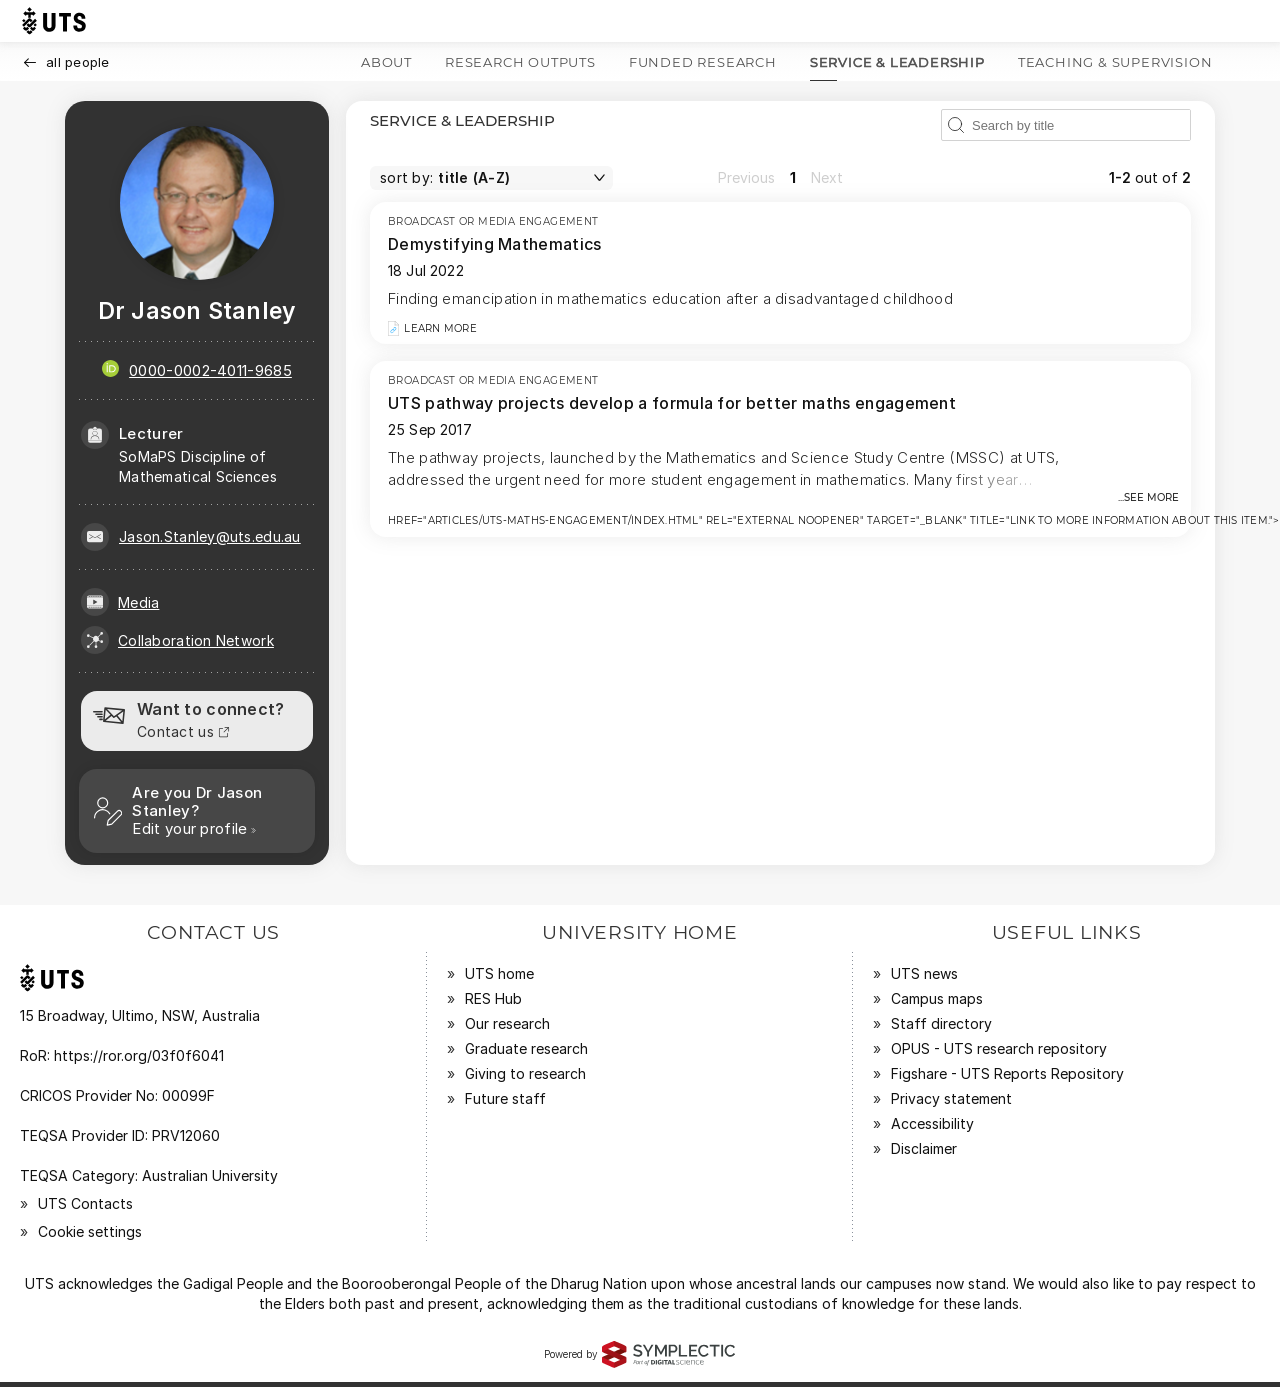
<file: professional.html>
<!DOCTYPE html>
<html lang="en"><head>
<meta content="IE=edge" http-equiv="X-UA-Compatible"/>
<meta charset="utf-8"/>
<meta content="width=device-width, initial-scale=1.0, maximum-scale=5.0" name="viewport"/>
<meta content="#ffffff" name="theme-color"/>
<title>Dr Jason Stanley | Service &amp; leadership | University of Technology Sydney</title>
<link href="assets/profiles.uts.edu.au/css/app.css" rel="stylesheet" type="text/css"/>
<link href="assets/profiles.uts.edu.au/favicon.ico" rel="icon" type="image/x-icon"/>
<style type="text/css">.float-tooltip-kap {
  position: absolute;
  width: max-content; /* prevent shrinking near right edge */
  max-width: max(50%, 150px);
  padding: 3px 5px;
  border-radius: 3px;
  font: 12px sans-serif;
  color: #eee;
  background: rgba(0,0,0,0.6);
  pointer-events: none;
}
</style><style type="text/css">.force-graph-container canvas {
  display: block;
  user-select: none;
  outline: none;
  -webkit-tap-highlight-color: transparent;
}

.force-graph-container .clickable {
  cursor: pointer;
}

.force-graph-container .grabbable {
  cursor: move;
  cursor: grab;
  cursor: -moz-grab;
  cursor: -webkit-grab;
}

.force-graph-container .grabbable:active {
  cursor: grabbing;
  cursor: -moz-grabbing;
  cursor: -webkit-grabbing;
}
</style><meta content="View the University of Technology Sydney profile of Dr Jason Stanley. Including their research outputs, funded research, service &amp; leadership and teaching &amp; supervision." name="description"/></head>
<body class="darkMode" id="portalTarget" style="--logoHeight: 28px; --logoVerticalMargins: 7px; --homeBackgroundDesktopOverlayOpacity: 0.2; --homeBackgroundDesktopUrl: url(/branding/homeBackgroundDesktop); --homeBackgroundMobileUrl: url(/branding/homeBackgroundMobile); --searchBackgroundUrl: url(/branding/searchBackground); --colourPrimary: #323232; --colourPrimaryPair1Background: #ebebeb; --colourPrimaryPair1Foreground: #5b5b5b; --colourPrimaryPair2Background: #dcdcdc; --colourPrimaryPair2Foreground: #474747; --colourSecondary: #323232; --colourSecondaryPair1Background: #ebebeb; --colourSecondaryPair1Foreground: #5b5b5b; --colourSecondaryPair2Background: #dcdcdc; --colourSecondaryPair2Foreground: #474747;">
<!-- Hidden unsupported browser message, shown only by older browsers via nomodule script -->
<div id="non-supported-browser" style="display: none; text-align: center; padding: 50px; font-family: Arial, sans-serif;">
<h1 style="color: #d32f2f; margin-bottom: 20px;">Browser Not Supported</h1>
<p style="font-size: 18px; color: #333; margin-bottom: 20px;">
                Your browser (Internet Explorer or other legacy browser) is not supported by this application.
            </p>
</div>
<noscript>
<div style="text-align: center; padding: 50px; font-family: Arial, sans-serif;">
<h1 style="color: #d32f2f; margin-bottom: 20px;">JavaScript Required</h1>
<p style="font-size: 18px; color: #333; margin-bottom: 20px;">
                    This application requires JavaScript to function properly.
                </p>
<p style="font-size: 16px; color: #666;">
                    Please enable JavaScript in your browser settings and reload the page.
                </p>
</div>
</noscript>
<div id="app"><div class="GOA4PjZ4LYma0CxOii5M"><header><div class="aaXsjFTuN3rDkdBnQbkS XG50h0tM6on5cSRV13Z2"><a class="TfspKiJud6b0VoJgjPds cLFeeoiOBdaPjhLSO2GQ MiBBo0kwnY7eWTwlGHSd" data-discover="true" href="https://profiles.uts.edu.au/"><img alt="University of Technology Sydney homepage" class="VHdeaZMRY5tmBLLFYWER" src="[data-uri]"/></a></div></header><main><div class="E4DPzCHoRyIUL062CJ3w"><div class="kyVF6EevoBENyF3NpQ1a Sf2N9xeyjnUs1FZkdwP0"><div class="usnRQPC1gARDoLMn_1T2"><div class="MUeZHrPReKGYUBJkGGpr"><a class="z2FXMUtpfDOnfr1IoE_k nx0i4khzy8VW_P0F9s63 cLFeeoiOBdaPjhLSO2GQ MiBBo0kwnY7eWTwlGHSd" data-discover="true" href="https://profiles.uts.edu.au/search?by=text&amp;type=user"><svg aria-hidden="true" fill="currentColor" role="img" viewbox="0 0 8.744 6.631"><g fill="none" stroke="currentColor" stroke-linecap="round" stroke-linejoin="round" stroke-width=".8"><path d="M8.344 3.316H.4"></path><path d="M3.15 6.068L.4 3.316 3.15.568"></path></g></svg><span>All people</span></a></div><div class="NLkn61vDpBcvi_zOpNvI"><nav><ol class="Ss2252HAD4LPtQq85Ua7"><li><div class="vwd6qXgeXGtLiMmI8y6g"><a class="TLyx1scxHCWS7vKj_wgc VQNM82lM0sczGq51LFfm cLFeeoiOBdaPjhLSO2GQ MiBBo0kwnY7eWTwlGHSd" data-discover="true" data-qa="tab-about" href="index.html">ABOUT</a><div class="HQVJL9kNS9PouUBq8j0R"></div></div></li><li><div class="vwd6qXgeXGtLiMmI8y6g"><a class="TLyx1scxHCWS7vKj_wgc VQNM82lM0sczGq51LFfm cLFeeoiOBdaPjhLSO2GQ MiBBo0kwnY7eWTwlGHSd" data-discover="true" data-qa="tab-publications" href="publications.html">RESEARCH OUTPUTS</a><div class="HQVJL9kNS9PouUBq8j0R"></div></div></li><li><div class="vwd6qXgeXGtLiMmI8y6g"><a class="TLyx1scxHCWS7vKj_wgc VQNM82lM0sczGq51LFfm cLFeeoiOBdaPjhLSO2GQ MiBBo0kwnY7eWTwlGHSd" data-discover="true" data-qa="tab-grants" href="grants.html">FUNDED RESEARCH</a><div class="HQVJL9kNS9PouUBq8j0R"></div></div></li><li><div class="vwd6qXgeXGtLiMmI8y6g KO3pppmpeRNxR3s31IAI"><div aria-current="page" class="TLyx1scxHCWS7vKj_wgc VQNM82lM0sczGq51LFfm KO3pppmpeRNxR3s31IAI" data-qa="tab-professional">SERVICE &amp; LEADERSHIP</div><div class="HQVJL9kNS9PouUBq8j0R"></div></div></li><li><div class="vwd6qXgeXGtLiMmI8y6g"><a class="TLyx1scxHCWS7vKj_wgc VQNM82lM0sczGq51LFfm cLFeeoiOBdaPjhLSO2GQ MiBBo0kwnY7eWTwlGHSd" data-discover="true" data-qa="tab-teaching" href="teaching.html">TEACHING &amp; SUPERVISION</a><div class="HQVJL9kNS9PouUBq8j0R"></div></div></li><li aria-hidden="true" class="rr9Wt5woEillAkASOQQA" id="more-button-«r5»"><div class="vwd6qXgeXGtLiMmI8y6g"><button aria-controls="«r6»" aria-expanded="false" aria-hidden="true" class="TLyx1scxHCWS7vKj_wgc fo9oQptklE6anOlRV4fn VQNM82lM0sczGq51LFfm" data-qa="tab-more" tabindex="-1" type="button">MORE<svg aria-hidden="true" class="yJVk0JF657vus9ettbv3" fill="none" viewbox="0 0 17 16"><path clip-rule="evenodd" d="M15.116 4.487a.5.5 0 0 1 0 .707l-6.192 6.192a.932.932 0 0 1-1.319 0L1.41 5.194a.5.5 0 1 1 .707-.707l6.148 6.145 6.145-6.145a.5.5 0 0 1 .707 0Z" fill="#111" fill-rule="evenodd"></path></svg></button><nav aria-label="Overflowing tabs" class="rwSOQLRxYi9jov37IQmQ X_yTbRI1qFCPskPP9bDC ZhmaXXqmG8mi2Hs3giRM" id="«r6»" style="--maxWidth: 280; --minWidth: 184;"></nav><div class="HQVJL9kNS9PouUBq8j0R"></div></div></li></ol></nav></div></div></div><div class="m2lKULUtnPkJelrk0sgw"><div class="TDoocaW4Qbp09CvjD7z1"><div class="UDzOdxQqNQ9QvmEzTX5s"><a class="z2FXMUtpfDOnfr1IoE_k nx0i4khzy8VW_P0F9s63 cLFeeoiOBdaPjhLSO2GQ MiBBo0kwnY7eWTwlGHSd" data-discover="true" href="https://profiles.uts.edu.au/search?by=text&amp;type=user"><svg aria-hidden="true" fill="currentColor" role="img" viewbox="0 0 8.744 6.631"><g fill="none" stroke="currentColor" stroke-linecap="round" stroke-linejoin="round" stroke-width=".8"><path d="M8.344 3.316H.4"></path><path d="M3.15 6.068L.4 3.316 3.15.568"></path></g></svg><span>All people</span></a></div><div class="M7Jv6VYFjp68j7TZwycX"><div class="Ng6EU4PUC5OQFoRMINhX" data-qa="heroDetailsContainer"><div class="xAaf6Izj2kw4ATlBghBf ZiGMmVHVJTbRoQZ8ulLA"><img alt="" src="assets/profiles.uts.edu.au/Jason.Stanley/thumbnail"/></div><div class="fXMp_ZmxCxBEJLg7q9y2"><h1 aria-describedby="headingDescription" class="O9CYQ3LEhteXx05NrDZ6">Dr Jason Stanley<span hidden="" id="headingDescription">Profile page</span></h1><div class="UDzOdxQqNQ9QvmEzTX5s"><p class="SYsKoD2PdFlQe45UxyjO">Lecturer</p><p class="WB4aebJfJuvkRBPthrU9">SoMaPS Discipline of Mathematical Sciences</p></div></div><div class="WwClPNxeEI3sB0M10awH UDzOdxQqNQ9QvmEzTX5s"><button aria-label="Show contact details" class="buX2D3YcCnB5EY52WhbP v6un5qGKeJzm8Geg9LdJ" data-qa="contactModalButton"><svg aria-hidden="true" role="img" viewbox="0 0 30 30"><g><path class="u3D_RjMKmn46IhqsKEnw" d="M15 30c8.28 0 15-6.72 15-15S23.28 0 15 0 0 6.72 0 15s6.72 15 15 15Z" fill="currentColor"></path><g class="bq3MObEP3OSlIUDAL6cv" fill="currentColor"><path d="M24.33 11.53c-.09-.23-.23-.44-.4-.6-.17-.17-.38-.31-.59-.4-.23-.1-.47-.15-.72-.15H10.83c.04.44.08.87.13 1.29v.08c0 .29-.09.57-.24.82-.16.25-.36.44-.56.56l-.24.15c-.28.18-.65.43-.88.56s0 .04 0 .04a9.927 9.927 0 0 0 3.55 5.76l.04.03c.21-.16.42-.3.65-.42l.23-.13c.07-.05.15-.1.24-.14.23-.12.49-.19.78-.21h.05c.29 0 .54.05.77.17h.03l.03.03c.45.28.92.58 1.36.88.41.28.84.57 1.26.83.04.03.1.06.16.1h4.42c.24 0 .49-.04.72-.15.22-.1.43-.23.59-.39.17-.17.31-.38.4-.61.1-.22.15-.46.15-.7v-6.69c0-.24-.05-.49-.15-.71Zm-1.81 2.09s-.03.06-.03.09c-.03.03-.05.04-.08.06l-5.22 3s-.02 0-.03.02H16.99c-.02-.02-.02 0-.03-.02l-5.22-3s-.08-.09-.1-.15c0-.06 0-.12.03-.17.03-.05.09-.09.15-.1.04-.03.1-.02.17 0l5.09 2.95 5.09-2.95s.06-.03.1-.03h.08s.06.03.09.04c.03.02.05.04.06.06.03.03.03.06.03.1v.09Zm-7.93 5.79h-.03c-.18 0-.37.06-.51.15-.06.03-.11.06-.17.1l-.26.15c-.23.13-.44.27-.65.44-.13.07-.27.12-.39.12-.14 0-.26-.06-.36-.23-1.94-1.53-3.28-3.7-3.78-6.12-.04-.07-.05-.14-.06-.21 0-.07 0-.15.04-.22.03-.07.06-.13.12-.17.05-.06.11-.1.18-.11.3-.17.85-.54 1.09-.7.16-.09.28-.22.38-.37.09-.15.13-.32.13-.5-.04-.44-.09-.89-.14-1.35-.48 0-.94.22-1.28.55-.34.35-.55.82-.55 1.31v6.69c0 .48.21.95.55 1.31.35.33.82.54 1.31.54h6.81c-.65-.43-1.28-.87-1.94-1.27-.16-.07-.33-.1-.5-.1Z"></path><path d="m18.38 22.27-.18.9c-.2.82-1.4 1.72-3.11 1.72-.47 0-.99-.07-1.53-.24-4.2-1.24-9.31-9.59-8.5-13.95.44-2.28 2.09-3.46 3.14-3.46.1 0 .19.02.27.03l.95.18c.48.16.54.63.6 1.16.06.57.12 1.17.17 1.76.05.46.1.92.14 1.35 0 .17-.04.35-.13.5-.1.15-.22.28-.38.37-.24.16-.79.52-1.09.7-.07.02-.13.05-.18.11-.06.04-.1.1-.12.17a.57.57 0 0 0-.04.22c0 .07.02.14.06.21.5 2.42 1.83 4.59 3.78 6.12.1.17.22.23.36.23.12 0 .26-.05.39-.12.21-.17.42-.31.65-.44l.26-.15c.05-.03.1-.07.17-.1.15-.09.33-.14.51-.15h.03c.17 0 .34.03.5.1.65.4 1.29.85 1.94 1.27.23.15.44.29.67.43.47.31.78.57.69 1.06Z"></path></g></g></svg></button></div><div class="JBOJf3GEI_Qe1HD4DsTY Sf2N9xeyjnUs1FZkdwP0"><div class="c7UrCMUAK_5keGdzb_Wf"></div><div class="f2wWbXwK3NuRJpGUXsSc uKD_MYyX2zAbEe7_NU7G"><div class="iNGqej_HOsif5huHnynG NGUsb3m8vKMwjBJS2aNx oAEF71kVH8aZWRozt3RU" data-qa="sidebar orcid"><svg aria-hidden="true" class="zBX45UnkD0EwVZXMfSWr sAc9LHReqhSFVRS3UVnb" role="img" version="1.1" viewbox="0 0 256 256" x="0" y="0"><path d="M256 128c0 70.7-57.3 128-128 128S0 198.7 0 128 57.3 0 128 0s128 57.3 128 128z" fill="#a6ce39"></path><path d="M86.3 186.2H70.9V79.1h15.4v107.1zM108.9 79.1h41.6c39.6 0 57 28.3 57 53.6 0 27.5-21.5 53.6-56.8 53.6h-41.8V79.1zm15.4 93.3h24.5c34.9 0 42.9-26.5 42.9-39.7C191.7 111.2 178 93 148 93h-23.7v79.4zM88.7 56.8c0 5.5-4.5 10.1-10.1 10.1s-10.1-4.6-10.1-10.1c0-5.6 4.5-10.1 10.1-10.1s10.1 4.6 10.1 10.1z" fill="#fff"></path></svg><div class="MlmGj9MVWXAzhC52y8pb Q3_rGF9HxM0VeJ3JMzdW"><span class="xDWVNZLdDCfm5tJe9hl7">Orcid identifier</span><a class="cLFeeoiOBdaPjhLSO2GQ W7V5aJOMXNr7jlvGdWRz NarVxhcZDxK8fqysok6T" href="https://orcid.org/0000-0002-4011-9685">0000-0002-4011-9685</a></div></div></div><div class="c7UrCMUAK_5keGdzb_Wf"></div><ul aria-label="Positions" class="f2wWbXwK3NuRJpGUXsSc"><li class="mUrA9ulWqwJYK93rs1LA oj3FdPARsG4BMMhMG99o"><div class="iNGqej_HOsif5huHnynG oAEF71kVH8aZWRozt3RU" data-qa="sidebar positionAndDepartment"><svg aria-hidden="true" class="zBX45UnkD0EwVZXMfSWr B6amnY7ZsXKLXeuXHIXO" fill="none" role="img" stroke-width="0.4" viewbox="0 0 28 28 "><g transform="translate(-1205.601 -533.63)"><circle class="u3D_RjMKmn46IhqsKEnw" cx="14" cy="14" fill="currentColor" r="14" transform="translate(1205.601 533.63)"></circle><path class="bq3MObEP3OSlIUDAL6cv" d="M1217.876,541.729v-.5h3.446v.5a.414.414,0,0,1-.413.412h-2.62A.414.414,0,0,1,1217.876,541.729Z" fill="currentColor"></path><path class="bq3MObEP3OSlIUDAL6cv" d="M1217.542,546.547a2.113,2.113,0,1,1,1.574,1.574A2.117,2.117,0,0,1,1217.542,546.547Z" fill="currentColor"></path><path class="bq3MObEP3OSlIUDAL6cv" d="M1212.689,553.321a2.061,2.061,0,0,0,2.063,2.063h9.7a2.063,2.063,0,0,0,2.064-2.063v-.066h-13.825Zm11.761-12.092h-2.715v.5a.826.826,0,0,1-.826.825h-2.62a.829.829,0,0,1-.826-.825v-.5h-2.711a2.062,2.062,0,0,0-2.063,2.064v9.756h13.825v-9.756A2.064,2.064,0,0,0,1224.45,541.229Zm-.792,10.858h-.008a.206.206,0,0,1-.207-.2c-.078-2.167-1.985-3.132-3.846-3.132-1.845,0-3.751.961-3.842,3.107a.212.212,0,0,1-.215.2.21.21,0,0,1-.2-.214,3.618,3.618,0,0,1,3.288-3.425.015.015,0,0,0,0-.029,2.526,2.526,0,1,1,1.928,0,.015.015,0,0,0,0,.029,3.614,3.614,0,0,1,3.292,3.454A.206.206,0,0,1,1223.658,552.087Z" fill="currentColor"></path><path class="bq3MObEP3OSlIUDAL6cv" d="M1219.6,539.384a1.7,1.7,0,0,0-1.725,1.676v.669a.414.414,0,0,0,.413.412h2.62a.414.414,0,0,0,.413-.412v-.669A1.7,1.7,0,0,0,1219.6,539.384Zm0,.933a.443.443,0,1,1-.446.446A.443.443,0,0,1,1219.6,540.317Z" fill="currentColor"></path></g></svg><div class="MlmGj9MVWXAzhC52y8pb Q3_rGF9HxM0VeJ3JMzdW QzDcOIncZC7o3aOH9WAl"><div class="jL8p1LiqBUoxXQ1yYYdU">Lecturer</div><div class="EY1QLLUkMC3yEzw4h27o">SoMaPS Discipline of Mathematical Sciences</div></div></div></li></ul><div class="c7UrCMUAK_5keGdzb_Wf"></div><div class="GgHb3XFmzbVir08XPX6v Z6UuE7cWIGv3oY8J7pGy dwpiddIY9GNJXyBWSGFG"><ul aria-label="Email addresses" class="rFvtYkbV6LhWk9dzMHtz"><li class="iNGqej_HOsif5huHnynG" data-qa="sidebar emailAddress"><svg aria-hidden="true" class="zBX45UnkD0EwVZXMfSWr B6amnY7ZsXKLXeuXHIXO" role="img" viewbox="0 0 28 28"><g transform="translate(-28 -89)"><circle class="u3D_RjMKmn46IhqsKEnw" cx="14" cy="14" fill="currentColor" r="14" transform="translate(28 89)"></circle><path class="bq3MObEP3OSlIUDAL6cv" d="M885.66,500.21h-12a2,2,0,0,0-2,2v7.21a2,2,0,0,0,2,2h12a1.993,1.993,0,0,0,2-2v-7.21A1.993,1.993,0,0,0,885.66,500.21Zm-8.47,6.25-3.03,1.75a.244.244,0,0,1-.34-.09.277.277,0,0,1-.03-.13.247.247,0,0,1,.12-.21l3.03-1.75a.247.247,0,0,1,.34.09.277.277,0,0,1,.03.13A.247.247,0,0,1,877.19,506.46Zm2.56.65a.248.248,0,0,1-.09.01.276.276,0,0,1-.09-.01c-.01-.01-.02,0-.03-.01l-5.63-3.25a.249.249,0,0,1,.25-.43l5.5,3.18,5.51-3.18a.249.249,0,1,1,.25.43l-5.63,3.25C879.78,507.11,879.76,507.1,879.75,507.11Zm5.76,1.01a.247.247,0,0,1-.34.09l-3.03-1.75a.261.261,0,0,1-.13-.22.267.267,0,0,1,.03-.12.258.258,0,0,1,.35-.09l3.03,1.75a.247.247,0,0,1,.12.21A.277.277,0,0,1,885.51,508.12Z" fill="currentColor" stroke="none" transform="translate(-837.66 -403.21)"></path></g></svg><div class="MlmGj9MVWXAzhC52y8pb Q3_rGF9HxM0VeJ3JMzdW WaRiURlVUCmJ935t2KU7 QzDcOIncZC7o3aOH9WAl"><a class="ky_fNrmf_WuWXkkymYcI RifWViZFAXwGVGjWMhpZ cLFeeoiOBdaPjhLSO2GQ W7V5aJOMXNr7jlvGdWRz NarVxhcZDxK8fqysok6T" href="mailto:Jason.Stanley@uts.edu.au">Jason.Stanley@uts.edu.au</a></div></li></ul></div><div class="c7UrCMUAK_5keGdzb_Wf"></div><div class="U0we5fysDMJbVWAyGKV3 f2wWbXwK3NuRJpGUXsSc"><button aria-label="media (opens in a modal)" class="NlCwFw6HVWggUWHBU0yb Q8BBHu6WWmOFcUINhu8A YVnEwcQOVHConVxf8iLB"><svg aria-hidden="true" class="mCmgks_hnXBn6qDBiyPz" role="img" viewbox="0 0 28 28"><g transform="translate(-28 -155)"><g class="u3D_RjMKmn46IhqsKEnw" fill="currentColor" stroke="currentColor" transform="translate(28 155)"><circle cx="14" cy="14" r="14" stroke="none"></circle></g><g class="bq3MObEP3OSlIUDAL6cv" fill="currentColor" stroke="none" transform="translate(-858.565 -298.12)"><path d="M906.58,460.51h-12a2,2,0,0,0-2,2v.37h16v-.37A2.006,2.006,0,0,0,906.58,460.51ZM895.3,462.1a.09.09,0,0,1-.09.09h-.81a.1.1,0,0,1-.1-.09v-.82a.1.1,0,0,1,.1-.09h.81a.09.09,0,0,1,.09.09Zm1.93,0a.092.092,0,0,1-.1.09h-.81a.09.09,0,0,1-.09-.09v-.82a.09.09,0,0,1,.09-.09h.81a.092.092,0,0,1,.1.09Zm1.92,0a.09.09,0,0,1-.09.09h-.81a.1.1,0,0,1-.1-.09v-.82a.1.1,0,0,1,.1-.09h.81a.09.09,0,0,1,.09.09Zm1.93,0a.092.092,0,0,1-.1.09h-.81a.09.09,0,0,1-.09-.09v-.82a.09.09,0,0,1,.09-.09h.81a.092.092,0,0,1,.1.09Zm1.92,0a.09.09,0,0,1-.09.09h-.81a.092.092,0,0,1-.1-.09v-.82a.092.092,0,0,1,.1-.09h.81a.09.09,0,0,1,.09.09Zm1.93,0a.1.1,0,0,1-.1.09h-.81a.09.09,0,0,1-.09-.09v-.82a.09.09,0,0,1,.09-.09h.81a.1.1,0,0,1,.1.09Zm1.92,0a.09.09,0,0,1-.09.09h-.81a.092.092,0,0,1-.1-.09v-.82a.092.092,0,0,1,.1-.09h.81a.09.09,0,0,1,.09.09Z"></path><path d="M892.55,463.18v7.69h16v-7.69Zm10.2,4.09a.255.255,0,0,1-.11.12l-3.38,1.93a.3.3,0,0,1-.42-.11.282.282,0,0,1-.04-.15v-3.88a.308.308,0,0,1,.46-.26l3.38,1.93A.3.3,0,0,1,902.75,467.27Zm-10.2,3.9v.56a2,2,0,0,0,2,2h12a2.006,2.006,0,0,0,2-2v-.56Zm2.75,1.68a.1.1,0,0,1-.09.1h-.81a.108.108,0,0,1-.1-.1v-.81a.1.1,0,0,1,.1-.09h.81a.09.09,0,0,1,.09.09Zm1.93,0a.1.1,0,0,1-.1.1h-.81a.1.1,0,0,1-.09-.1v-.81a.09.09,0,0,1,.09-.09h.81a.092.092,0,0,1,.1.09Zm1.92,0a.1.1,0,0,1-.09.1h-.81a.108.108,0,0,1-.1-.1v-.81a.1.1,0,0,1,.1-.09h.81a.09.09,0,0,1,.09.09Zm1.93,0a.1.1,0,0,1-.1.1h-.81a.1.1,0,0,1-.09-.1v-.81a.09.09,0,0,1,.09-.09h.81a.092.092,0,0,1,.1.09Zm1.92,0a.1.1,0,0,1-.09.1h-.81a.1.1,0,0,1-.1-.1v-.81a.092.092,0,0,1,.1-.09h.81a.09.09,0,0,1,.09.09Zm1.93,0a.108.108,0,0,1-.1.1h-.81a.1.1,0,0,1-.09-.1v-.81a.09.09,0,0,1,.09-.09h.81a.1.1,0,0,1,.1.09Zm1.92,0a.1.1,0,0,1-.09.1h-.81a.1.1,0,0,1-.1-.1v-.81a.092.092,0,0,1,.1-.09h.81a.09.09,0,0,1,.09.09Z"></path></g></g></svg><span class="xTlZpC_tGhawh5FLsThg">Media</span></button><button aria-label="Collaboration network (opens in a modal)" class="gHnO8jr1leWTk7omh5JQ Q8BBHu6WWmOFcUINhu8A cD0Zkt1NT3mpZH6pO21C"><svg aria-hidden="true" class="zflOggphBh01FVRJ5Hsh" role="img" viewbox="0 0 28 28"><g transform="translate(-28 -188)"><g class="u3D_RjMKmn46IhqsKEnw" fill="currentColor" stroke="currentColor" transform="translate(28 188)"><circle cx="14" cy="14" r="14" stroke="none"></circle></g><g class="bq3MObEP3OSlIUDAL6cv" fill="currentColor" stroke="none" transform="translate(-698.324 -239.724)"><circle cx="1.334" cy="1.334" r="1.334" transform="translate(732.322 447.039)"></circle><path d="M748.137,435.743a1.322,1.322,0,0,1-1.81.47l-2.65,2.65a2.965,2.965,0,0,1,.41,3.04l1.53.64a1.463,1.463,0,0,0-.24.62l-1.63-.67a3.012,3.012,0,0,1-2.07,1.21v3.39a1.328,1.328,0,0,1,0,2.57,1.328,1.328,0,1,1-.67-2.57V443.7a3.067,3.067,0,0,1-1.53-.64l-4.46,4.46a1.409,1.409,0,0,0-.47-.47l4.46-4.46a2.953,2.953,0,0,1-.53-2.73l-3.53-1.52a1.327,1.327,0,0,0,.3-.59l3.49,1.49a3.5,3.5,0,0,1,.27-.4,2.987,2.987,0,0,1,4.2-.45l2.65-2.65a1.326,1.326,0,1,1,2.28,0Z"></path><circle cx="1.334" cy="1.334" r="1.334" transform="translate(732.322 436.026)"></circle><circle cx="1.334" cy="1.334" r="1.334" transform="translate(745.657 442.083)"></circle></g></g></svg><span class="IBSp8FvbdHGn35FSRT1A">Collaboration Network</span></button></div><div class="c7UrCMUAK_5keGdzb_Wf"></div><div class="f2wWbXwK3NuRJpGUXsSc"><a class="lPansDO_uvBUZVLuxXlG cLFeeoiOBdaPjhLSO2GQ" data-qa="sidebarContactButton" href="https://www.uts.edu.au/contact-us#:~:text=Industry%20and%20business%20opportunities" rel="external noopener" target="_blank"><svg aria-hidden="true" class="bQDiQKEsj5_lpTQywRIt" role="img" viewbox="0 0 32 29"><path d="M30.589 23.013a.86.86 0 0 0 .047-.114c.003-.008.008-.015.01-.024a.79.79 0 0 0 .03-.15L32 9.438v-.041a.632.632 0 0 0 0-.084c-.001-.022-.005-.044-.008-.066a.849.849 0 0 0-.016-.08.947.947 0 0 0-.022-.066c-.009-.024-.018-.048-.03-.072-.011-.023-.025-.046-.039-.068-.008-.014-.014-.028-.023-.041-.005-.008-.012-.013-.017-.02-.006-.007-.01-.015-.015-.022-.01-.014-.024-.024-.035-.036-.018-.02-.036-.038-.055-.055-.018-.015-.036-.029-.055-.042a.741.741 0 0 0-.067-.045l-.06-.03a.77.77 0 0 0-.074-.03c-.023-.008-.046-.013-.069-.018-.025-.006-.05-.012-.075-.015l-.026-.005L12.2 6.699h-.077a.757.757 0 0 0-.245.04l-.046.02a.749.749 0 0 0-.215.133c-.005.005-.012.006-.018.011-.006.006-.008.015-.015.021a.757.757 0 0 0-.221.46l-1.323 13.29a.77.77 0 0 0 0 .15c.001.016.007.033.01.05.005.032.01.065.019.096.006.02.016.04.023.06.011.026.02.053.033.078a.75.75 0 0 0 .2.24c.017.014.035.024.053.036.027.017.053.035.082.05l.065.027a.771.771 0 0 0 .154.042c.016.003.03.008.047.01l19.113 1.902a.773.773 0 0 0 .331-.04.767.767 0 0 0 .337-.237c.021-.026.038-.053.054-.081l.029-.044ZM12.719 9.21l4.773 5.073-5.747 4.704.973-9.777Zm8.232 6.516-6.87-7.301 15.045 1.498-8.175 5.803Zm-2.407-.324 1.75 1.86c.01.012.025.021.037.032a.693.693 0 0 0 .142.104l.053.03c.036.016.074.03.112.04.015.005.03.011.047.015a.8.8 0 0 0 .166.019.757.757 0 0 0 .254-.047c.028-.01.052-.027.079-.04.037-.018.075-.03.11-.054l2.082-1.479 4.774 5.826-15.434-1.536 5.828-4.77Zm6.083-.409 5.68-4.032-.972 9.778-4.708-5.746ZM9.06 10.463H.766a.765.765 0 1 0 0 1.531H9.06a.765.765 0 1 0 0-1.53ZM9.06 13.015H2.999a.765.765 0 1 0 0 1.531h6.06a.765.765 0 1 0 0-1.53ZM9.06 15.567H4.913a.766.766 0 1 0 0 1.531H9.06a.766.766 0 1 0 0-1.53ZM9.06 18.12H6.986a.766.766 0 1 0 0 1.53H9.06a.766.766 0 1 0 0-1.53Z" fill="currentColor"></path></svg><div class="Mpxj8oxUkCtgWyffd1Kg"><div class="ASBxKs3AWeSjGG5LlDC_">Want to connect?</div><div class="cz9a2b2tLI4m1pdkPL7d">Contact us <svg aria-hidden="true" class="jWHf3ktcN80QyuSyNHLA XiySy5dQwZQUE3YCpXFM" role="img" viewbox="0 0 24 25"><path clip-rule="evenodd" d="M4.03 5.82C3.465 5.82 3 6.284 3 6.85v13.818c0 .566.465 1.03 1.03 1.03h13.81c.565 0 1.03-.464 1.03-1.03v-5.333a.75.75 0 0 1 1.5 0v5.333a2.534 2.534 0 0 1-2.53 2.53H4.03a2.534 2.534 0 0 1-2.53-2.53V6.85a2.534 2.534 0 0 1 2.53-2.53h5.33a.75.75 0 0 1 0 1.5H4.03ZM13.01 2.948a.75.75 0 0 1 .75-.75h6.99c.965 0 1.75.787 1.75 1.751v6.994a.75.75 0 0 1-1.5 0V3.949a.253.253 0 0 0-.25-.25h-6.99a.75.75 0 0 1-.75-.75Z" fill="currentColor" fill-rule="evenodd"></path><path clip-rule="evenodd" d="M21.98 2.708a.75.75 0 0 1 0 1.06l-9.46 9.465a.75.75 0 0 1-1.06-1.06l9.46-9.465a.75.75 0 0 1 1.06 0Z" fill="currentColor" fill-rule="evenodd"></path></svg></div></div></a></div></div></div><div class="Sf2N9xeyjnUs1FZkdwP0"><a aria-label="Are you Dr Jason Stanley? Edit your profile" class="vEII0xlFbkkp9k_SvQKN cLFeeoiOBdaPjhLSO2GQ NarVxhcZDxK8fqysok6T" href="https://elements.uts.edu.au/userprofile.html?uid=11340" rel="external noopener" target="_blank"><svg aria-hidden="true" fill="none" role="img" stroke="currentColor" viewbox="0 0 36.243 35.999"><g stroke-linecap="round" stroke-linejoin="round" stroke-width="1.5px" transform="translate(-103.889 87.321)"><circle cx="6.325" cy="6.325" r="6.325" transform="translate(108.664 -86.571)"></circle><path d="M138.189-64.922l-11.7,11.7-5.75,1.15,1.15-5.75,11.7-11.7a3.245,3.245,0,0,1,4.588,0h0l.012.014a3.24,3.24,0,0,1,0,4.582Z"></path><path d="M123.94-66.379a10.318,10.318,0,0,0-14.059-3.907,10.317,10.317,0,0,0-5.242,9.015"></path></g></svg><div aria-hidden="true" class="RKcN0I70AzFcNJBGENLB"><div class="asxX3vHGZkHkhxoj1hef">Are you Dr Jason Stanley?</div><div class="GdSjh2B_zs7DolMicmpP"><span>Edit your profile</span><svg aria-hidden="true" fill="none" role="img" stroke="currentColor" stroke-linecap="round" stroke-linejoin="round" viewbox="0 0 8.072 9.414"><path d="M.704.707l3.77 3.765a.333.333 0 010 .472L.704 8.707"></path><path d="M3.704.707l3.77 3.765a.333.333 0 010 .472l-3.77 3.763"></path></svg></div></div></a></div></div></div><div class="EfZ0HD0fzRIqJZKz5CyC"><div class="UDzOdxQqNQ9QvmEzTX5s"><div class="NLkn61vDpBcvi_zOpNvI"><nav><ol class="Ss2252HAD4LPtQq85Ua7"><li><div class="vwd6qXgeXGtLiMmI8y6g"><a class="TLyx1scxHCWS7vKj_wgc VQNM82lM0sczGq51LFfm cLFeeoiOBdaPjhLSO2GQ MiBBo0kwnY7eWTwlGHSd" data-discover="true" data-qa="tab-about" href="index.html">ABOUT</a><div class="HQVJL9kNS9PouUBq8j0R"></div></div></li><li><div class="vwd6qXgeXGtLiMmI8y6g"><a class="TLyx1scxHCWS7vKj_wgc VQNM82lM0sczGq51LFfm cLFeeoiOBdaPjhLSO2GQ MiBBo0kwnY7eWTwlGHSd" data-discover="true" data-qa="tab-publications" href="publications.html">RESEARCH OUTPUTS</a><div class="HQVJL9kNS9PouUBq8j0R"></div></div></li><li><div class="vwd6qXgeXGtLiMmI8y6g"><a class="TLyx1scxHCWS7vKj_wgc VQNM82lM0sczGq51LFfm cLFeeoiOBdaPjhLSO2GQ MiBBo0kwnY7eWTwlGHSd" data-discover="true" data-qa="tab-grants" href="grants.html">FUNDED RESEARCH</a><div class="HQVJL9kNS9PouUBq8j0R"></div></div></li><li><div class="vwd6qXgeXGtLiMmI8y6g KO3pppmpeRNxR3s31IAI"><div aria-current="page" class="TLyx1scxHCWS7vKj_wgc VQNM82lM0sczGq51LFfm KO3pppmpeRNxR3s31IAI" data-qa="tab-professional">SERVICE &amp; LEADERSHIP</div><div class="HQVJL9kNS9PouUBq8j0R"></div></div></li><li><div class="vwd6qXgeXGtLiMmI8y6g"><a class="TLyx1scxHCWS7vKj_wgc VQNM82lM0sczGq51LFfm cLFeeoiOBdaPjhLSO2GQ MiBBo0kwnY7eWTwlGHSd" data-discover="true" data-qa="tab-teaching" href="teaching.html">TEACHING &amp; SUPERVISION</a><div class="HQVJL9kNS9PouUBq8j0R"></div></div></li><li aria-hidden="true" class="rr9Wt5woEillAkASOQQA" id="more-button-«rb»"><div class="vwd6qXgeXGtLiMmI8y6g"><button aria-controls="«rc»" aria-expanded="false" aria-hidden="true" class="TLyx1scxHCWS7vKj_wgc fo9oQptklE6anOlRV4fn VQNM82lM0sczGq51LFfm" data-qa="tab-more" tabindex="-1" type="button">MORE<svg aria-hidden="true" class="yJVk0JF657vus9ettbv3" fill="none" viewbox="0 0 17 16"><path clip-rule="evenodd" d="M15.116 4.487a.5.5 0 0 1 0 .707l-6.192 6.192a.932.932 0 0 1-1.319 0L1.41 5.194a.5.5 0 1 1 .707-.707l6.148 6.145 6.145-6.145a.5.5 0 0 1 .707 0Z" fill="#111" fill-rule="evenodd"></path></svg></button><nav aria-label="Overflowing tabs" class="rwSOQLRxYi9jov37IQmQ mJm5G0E9VHlFzRytFb7Q ZhmaXXqmG8mi2Hs3giRM" id="«rc»" style="--maxWidth: 280; --minWidth: 184;"></nav><div class="HQVJL9kNS9PouUBq8j0R"></div></div></li></ol></nav></div></div><div class="mQBfQBG2F5JMmoe0dyiS"><div class="cEA2OFK8mdFivSVF68sF"><div class="NRLRivZfPrNhThpifkfI A3n0au5ePLhJjT3UuNSg ehGJMmzh75jdVQbBITQX WyKTWJZmhi7yzJBwyK6I" data-qa="whitebox objectsWhiteBox"><div class="tnNATuybeyhrXecNZSIh"><h2 class="UuLF_Zw2kID6LEajQs7w" data-qa="whiteBoxHeaderText">SERVICE &amp; LEADERSHIP</h2><div class="bQrfQfsXc0RkG7axAVGo"><div class="FNySU563tSsanpoSSPjX"><svg aria-hidden="true" class="i7psHzm2SP_rtW1lxuD2" role="img" viewbox="0 0 24 24"><g><circle cx="10.73" cy="10.72" fill="none" r="8.74" stroke="currentColor" stroke-linecap="round" stroke-linejoin="round"></circle><line fill="none" stroke="currentColor" stroke-linecap="round" stroke-linejoin="round" x1="22.02" x2="16.91" y1="22.03" y2="16.9"></line></g></svg><input aria-label="Search by title" class="XDA3Ea1QNKbAfDfFlyhI" placeholder="Search by title" value=""/></div></div></div><div class="fZYSj6CFwgk7LmOnImAE"><div class="SAB6S9EkuTNYLLjWJLF2"><ul class="TwxDncLEQGAznzh9BAz6 UDzOdxQqNQ9QvmEzTX5s"><li class="c8biPV2p0neGWr8Y_vsP wxTKlsbarrCRXH2uckGs"><button aria-label="Go to the previous page" data-qa="pagination-top-button-mobile-Previous" disabled="">Previous</button></li><li class="IMQcYq8aaZx8R9zOd4Jm"><div aria-atomic="true" aria-live="polite" class="UcgnMGLDYOmiusiNU59N">Showing page 1 out of 1</div><select aria-label="Pagination" data-qa="pagination-mobile-top-combobox"><option aria-label="Go to page 1" value="0">1</option></select><span aria-hidden="true"> of 1</span></li><li class="c8biPV2p0neGWr8Y_vsP wxTKlsbarrCRXH2uckGs"><button aria-label="Go to the next page" data-qa="pagination-top-button-mobile-Next" disabled="">Next</button></li></ul><div class="_J2DrKf7dBdGF9tS7Kam Sf2N9xeyjnUs1FZkdwP0"><div class="mvwJd_Fwc_fQ6R6K9_m0"><div class="Iig0qMNzTeubC2iudkrK QwyOlzThXz3X6Q9ktkd6"><label for="«rd»">sort by:</label><select id="«rd»"><option aria-label="title in ascending order" value="titleAsc">title (A-Z) ⁠ ⁠</option><option aria-label="title in descending order" value="titleDesc">title (Z-A) ⁠ ⁠</option><option aria-label="date in descending order" value="dateDesc">date (newest first) ⁠ ⁠</option><option aria-label="date in ascending order" value="dateAsc">date (oldest first) ⁠ ⁠</option><option aria-label="type" value="typeAsc">type ⁠ ⁠</option></select></div></div><div class="RIets7WNRcjsmpXKkLnM"><nav aria-label="top pagination navigation"><ul class="IMQcYq8aaZx8R9zOd4Jm"><li class="c8biPV2p0neGWr8Y_vsP wxTKlsbarrCRXH2uckGs wa9hK_10V9mrYg6WmE8i"><button aria-label="Go to the previous page" data-qa="pagination-top-button-desktop-Previous" disabled="">Previous</button></li><li class="c8biPV2p0neGWr8Y_vsP ntWVpmtldAxUNtZgF9vh">1</li><li class="c8biPV2p0neGWr8Y_vsP wxTKlsbarrCRXH2uckGs wa9hK_10V9mrYg6WmE8i"><button aria-label="Go to the next page" data-qa="pagination-top-button-desktop-Next" disabled="">Next</button></li></ul></nav></div><div class="ZB06Fh9_lp4a0b9a67BY"><div aria-hidden="true" class="O32_FtEJk8fTuqin69w2"><span class="Sz7IUqfRMGA6JqVtc1VU">1-2</span> out of <span class="lXeJPoplbT0Y9rNdgtjh" data-qa="paginationTotal">2</span></div><div aria-atomic="true" class="zgzmTcnfFxWU0HjKlgrR" role="status">Showing page 1, service &amp; leadership 1 to 2 of 2</div></div></div><div class="E59Tvk1ypFKXnD7ElSH2 UDzOdxQqNQ9QvmEzTX5s"><div class="Iig0qMNzTeubC2iudkrK QwyOlzThXz3X6Q9ktkd6"><label for="«re»">sort by:</label><select id="«re»"><option aria-label="title in ascending order" value="titleAsc">title (A-Z) ⁠ ⁠</option><option aria-label="title in descending order" value="titleDesc">title (Z-A) ⁠ ⁠</option><option aria-label="date in descending order" value="dateDesc">date (newest first) ⁠ ⁠</option><option aria-label="date in ascending order" value="dateAsc">date (oldest first) ⁠ ⁠</option><option aria-label="type" value="typeAsc">type ⁠ ⁠</option></select></div></div><ul class="I3JwFnzVNDh4zWYh6ndq"><li><div class="NRLRivZfPrNhThpifkfI ET88Us1Ps4olZtKiQidQ WyKTWJZmhi7yzJBwyK6I" data-qa="whitebox"><div class="fZYSj6CFwgk7LmOnImAE"><div class="PJvewI3v50HUX5UHEkLw"><span class="b6amrGrm9JuRyNdW4uTo">BROADCAST OR MEDIA ENGAGEMENT</span></div><div class="i9XqN6etuhGdAmUhNI34"><a class="cLFeeoiOBdaPjhLSO2GQ FaPYE6BjsFXAQ0Jrs6yl NarVxhcZDxK8fqysok6T" href="articles/demystifying-maths/index.html" rel="external noopener" target="_blank" title="Link to more information about this item.">Demystifying Mathematics</a></div><div class="DfdjqH1_thENJPfyY4vO"><span>18 Jul 2022</span></div><div class="_4_BVNs8FcU9abYlio7cg ux3S0v62p9o9ANymK140" data-qa="expandable-text"><div class="IbWOLyyuujn5qXp95GeR UE7aGVg3pgukULkMBx9b">Finding emancipation in mathematics education after a disadvantaged childhood</div></div><div class="gVHDjOrPrDqvZAKNEiWA"><div class="vu3UWsug2uRSSVf6gtSA"><div class="kWEqm81VJcP9HS4TyUBq"><a class="MHuGQc5Ekh2MXgTeDsNg cLFeeoiOBdaPjhLSO2GQ NarVxhcZDxK8fqysok6T" href="articles/demystifying-maths/index.html" rel="external noopener" target="_blank" title="Link to more information about this item."><img alt="" src="assets/profiles.uts.edu.au/images/learnmore.svg"/><span class="vaBpj1S5_cmfFomDY6mp UDzOdxQqNQ9QvmEzTX5s">MORE</span><span class="vaBpj1S5_cmfFomDY6mp Sf2N9xeyjnUs1FZkdwP0">LEARN MORE</span></a></div></div></div></div></div></li><li><div class="NRLRivZfPrNhThpifkfI ET88Us1Ps4olZtKiQidQ WyKTWJZmhi7yzJBwyK6I" data-qa="whitebox"><div class="fZYSj6CFwgk7LmOnImAE"><div class="PJvewI3v50HUX5UHEkLw"><span class="b6amrGrm9JuRyNdW4uTo">BROADCAST OR MEDIA ENGAGEMENT</span></div><div class="i9XqN6etuhGdAmUhNI34"><a class="cLFeeoiOBdaPjhLSO2GQ FaPYE6BjsFXAQ0Jrs6yl NarVxhcZDxK8fqysok6T" href="https://socialimpact.uts.edu.au/case-study/jason-stanley-formula-better-maths-engagement/jason-stanley-case-study/" rel="external noopener" target="_blank" title="Link to more information about this item.">UTS pathway projects develop a formula for better maths  engagement</a></div><div class="DfdjqH1_thENJPfyY4vO"><span>25 Sep 2017</span></div><div class="_4_BVNs8FcU9abYlio7cg ux3S0v62p9o9ANymK140" data-qa="expandable-text"><div class="IbWOLyyuujn5qXp95GeR zh37hT6Im0yZ9NC4_pNr UE7aGVg3pgukULkMBx9b">The pathway projects, launched by the Mathematics and Science Study Centre (MSSC) at UTS,
addressed the urgent need for more student engagement in mathematics. Many first year
science, technology, engineering and mathematics (STEM) students were unable to cope with the
transition process and mathematics demand at tertiary level due to a lack of engagement in the
mathematics space at school.
Through tutoring initiatives and accompanying research demonstrating improved confidence and
performance among first year STEM students, the project successfully increased student wellbeing
and retention. Moreover, opportunities for student development in mathematics are now
presented as part of the enrolment process.</div><div class="l5DFX6ukGyQx7PbcDgN5" data-qa="see-more-or-less-button"><button><span>...see more</span></button></div></div><div class="gVHDjOrPrDqvZAKNEiWA"><div class="vu3UWsug2uRSSVf6gtSA"><div class="kWEqm81VJcP9HS4TyUBq"><a class="MHuGQc5Ekh2MXgTeDsNg cLFeeoiOBdaPjhLSO2GQ NarVxhcZDxK8fqysok6T" <!--- href="https://socialimpact.uts.edu.au/case-study/jason-stanley-formula-better-maths-engagement/jason-stanley-case-study/" ---> href="articles/uts-maths-engagement/index.html" rel="external noopener" target="_blank" title="Link to more information about this item."><img alt="" src="assets/profiles.uts.edu.au/images/learnmore.svg"/><span class="vaBpj1S5_cmfFomDY6mp UDzOdxQqNQ9QvmEzTX5s">MORE</span><span class="vaBpj1S5_cmfFomDY6mp Sf2N9xeyjnUs1FZkdwP0">LEARN MORE</span></a></div></div></div></div></div></li></ul></div></div></div></div></div></div></div></div></main><footer><div class="fx75TfRWAuX6jJELPeqq"><div class="uoo_nsyaE53N6bkVmOo4"><div class="hdTOUVTPwtFr1D7sl524" data-qa="section1"><h2 aria-hidden="true">CONTACT US</h2><h2 class="GItX7e9Mz4A5jP3tDp3Y">Contact us</h2><div class="Qopp0_W7JQMAjCZcJRvZ"><div class="eq7UMn5fLwjpUugkjRNM"><div><img alt="University of Technology Sydney logo" class="wyp78x0VLJE8SxmjCOMg" src="[data-uri]"/><p class="ifoih_9jxrGkMC6Ke29H" data-qa="address">15 Broadway, Ultimo, NSW, Australia

RoR: https://ror.org/03f0f6041

CRICOS Provider No: 00099F

TEQSA Provider ID: PRV12060

TEQSA Category: Australian University</p><p class="LaFXng7TTABpKKMLM_xg"><a class="bt99h3N_gBJEAJyTpJYE cLFeeoiOBdaPjhLSO2GQ NarVxhcZDxK8fqysok6T" href="https://www.uts.edu.au/contact-us" rel="external noopener" target="_blank"><span aria-hidden="true" class="F7q_Ee5Pv92mgL9HU0rP">»</span><span data-qa="itemValue contactUs">UTS Contacts</span></a></p><p class="LaFXng7TTABpKKMLM_xg"><a class="bt99h3N_gBJEAJyTpJYE cLFeeoiOBdaPjhLSO2GQ NarVxhcZDxK8fqysok6T" data-discover="true" href="https://profiles.uts.edu.au/cookiesettings"><span aria-hidden="true" class="F7q_Ee5Pv92mgL9HU0rP">»</span><span data-qa="itemValue cookie-settings-page-link">Cookie settings</span></a></p></div></div><div class="YIb2L7MrSl6uVlXl0yu1"></div></div></div><div class="hdTOUVTPwtFr1D7sl524" data-qa="section2"><h2 aria-hidden="true">UNIVERSITY HOME</h2><h2 class="GItX7e9Mz4A5jP3tDp3Y">UNIVERSITY HOME</h2><div class="Qopp0_W7JQMAjCZcJRvZ"><div class="eq7UMn5fLwjpUugkjRNM"><ul><li data-qa="item 1" role="listitem"><a class="bt99h3N_gBJEAJyTpJYE cLFeeoiOBdaPjhLSO2GQ NarVxhcZDxK8fqysok6T" href="https://www.uts.edu.au" rel="external noopener" target="_blank"><span aria-hidden="true" class="F7q_Ee5Pv92mgL9HU0rP">»</span><span data-qa="itemValue">UTS home</span></a></li><li data-qa="item 2" role="listitem"><a class="bt99h3N_gBJEAJyTpJYE cLFeeoiOBdaPjhLSO2GQ NarVxhcZDxK8fqysok6T" href="https://reshub.uts.edu.au/" rel="external noopener" target="_blank"><span aria-hidden="true" class="F7q_Ee5Pv92mgL9HU0rP">»</span><span data-qa="itemValue">RES Hub</span></a></li><li data-qa="item 3" role="listitem"><a class="bt99h3N_gBJEAJyTpJYE cLFeeoiOBdaPjhLSO2GQ NarVxhcZDxK8fqysok6T" href="https://www.uts.edu.au/research-and-teaching/our-research" rel="external noopener" target="_blank"><span aria-hidden="true" class="F7q_Ee5Pv92mgL9HU0rP">»</span><span data-qa="itemValue">Our research</span></a></li><li data-qa="item 4" role="listitem"><a class="bt99h3N_gBJEAJyTpJYE cLFeeoiOBdaPjhLSO2GQ NarVxhcZDxK8fqysok6T" href="https://www.uts.edu.au/research-and-teaching/research-degrees" rel="external noopener" target="_blank"><span aria-hidden="true" class="F7q_Ee5Pv92mgL9HU0rP">»</span><span data-qa="itemValue">Graduate research</span></a></li><li data-qa="item 5" role="listitem"><a class="bt99h3N_gBJEAJyTpJYE cLFeeoiOBdaPjhLSO2GQ NarVxhcZDxK8fqysok6T" href="https://www.giving.uts.edu.au/" rel="external noopener" target="_blank"><span aria-hidden="true" class="F7q_Ee5Pv92mgL9HU0rP">»</span><span data-qa="itemValue">Giving to research</span></a></li><li data-qa="item 6" role="listitem"><a class="bt99h3N_gBJEAJyTpJYE cLFeeoiOBdaPjhLSO2GQ NarVxhcZDxK8fqysok6T" href="https://www.uts.edu.au/staff/jobs-uts/working-uts" rel="external noopener" target="_blank"><span aria-hidden="true" class="F7q_Ee5Pv92mgL9HU0rP">»</span><span data-qa="itemValue">Future staff</span></a></li></ul></div><div class="YIb2L7MrSl6uVlXl0yu1"></div></div></div><div class="hdTOUVTPwtFr1D7sl524" data-qa="section3"><h2 aria-hidden="true">USEFUL LINKS</h2><h2 class="GItX7e9Mz4A5jP3tDp3Y">USEFUL LINKS</h2><div class="Qopp0_W7JQMAjCZcJRvZ"><div class="eq7UMn5fLwjpUugkjRNM"><ul><li data-qa="item 1" role="listitem"><a class="bt99h3N_gBJEAJyTpJYE cLFeeoiOBdaPjhLSO2GQ NarVxhcZDxK8fqysok6T" href="https://www.uts.edu.au/news" rel="external noopener" target="_blank"><span aria-hidden="true" class="F7q_Ee5Pv92mgL9HU0rP">»</span><span data-qa="itemValue">UTS news</span></a></li><li data-qa="item 2" role="listitem"><a class="bt99h3N_gBJEAJyTpJYE cLFeeoiOBdaPjhLSO2GQ NarVxhcZDxK8fqysok6T" href="https://maps.uts.edu.au/map.cfm" rel="external noopener" target="_blank"><span aria-hidden="true" class="F7q_Ee5Pv92mgL9HU0rP">»</span><span data-qa="itemValue">Campus maps</span></a></li><li data-qa="item 3" role="listitem"><a class="bt99h3N_gBJEAJyTpJYE cLFeeoiOBdaPjhLSO2GQ NarVxhcZDxK8fqysok6T" href="https://email.itd.uts.edu.au/webapps/directory/byname/" rel="external noopener" target="_blank"><span aria-hidden="true" class="F7q_Ee5Pv92mgL9HU0rP">»</span><span data-qa="itemValue">Staff directory</span></a></li><li data-qa="item 4" role="listitem"><a class="bt99h3N_gBJEAJyTpJYE cLFeeoiOBdaPjhLSO2GQ NarVxhcZDxK8fqysok6T" href="https://opus.lib.uts.edu.au/help/about" rel="external noopener" target="_blank"><span aria-hidden="true" class="F7q_Ee5Pv92mgL9HU0rP">»</span><span data-qa="itemValue">OPUS - UTS research repository</span></a></li><li data-qa="item 5" role="listitem"><a class="bt99h3N_gBJEAJyTpJYE cLFeeoiOBdaPjhLSO2GQ NarVxhcZDxK8fqysok6T" href="https://figshare.uts.edu.au/" rel="external noopener" target="_blank"><span aria-hidden="true" class="F7q_Ee5Pv92mgL9HU0rP">»</span><span data-qa="itemValue">Figshare - UTS Reports Repository</span></a></li><li data-qa="item 6" role="listitem"><a class="bt99h3N_gBJEAJyTpJYE cLFeeoiOBdaPjhLSO2GQ NarVxhcZDxK8fqysok6T" href="https://www.uts.edu.au/privacy-statement-footer" rel="external noopener" target="_blank"><span aria-hidden="true" class="F7q_Ee5Pv92mgL9HU0rP">»</span><span data-qa="itemValue">Privacy statement</span></a></li><li data-qa="item 7" role="listitem"><a class="bt99h3N_gBJEAJyTpJYE cLFeeoiOBdaPjhLSO2GQ NarVxhcZDxK8fqysok6T" href="https://www.uts.edu.au/about/utsweb-statements/accessibility-statement" rel="external noopener" target="_blank"><span aria-hidden="true" class="F7q_Ee5Pv92mgL9HU0rP">»</span><span data-qa="itemValue">Accessibility</span></a></li><li data-qa="item 8" role="listitem"><a class="bt99h3N_gBJEAJyTpJYE cLFeeoiOBdaPjhLSO2GQ NarVxhcZDxK8fqysok6T" href="https://www.uts.edu.au/about/utsweb-statements/disclaimer" rel="external noopener" target="_blank"><span aria-hidden="true" class="F7q_Ee5Pv92mgL9HU0rP">»</span><span data-qa="itemValue">Disclaimer</span></a></li></ul></div></div></div></div><div class="VALxu16AkGCIoNXopuXe"><div class="YIb2L7MrSl6uVlXl0yu1 UDzOdxQqNQ9QvmEzTX5s"></div><p class="Y5UzDyZW9o2VXRQf6Rn4">UTS acknowledges the Gadigal People and the Boorooberongal People of the Dharug Nation upon whose ancestral lands our campuses now stand. We would also like to pay respect to the Elders both past and present, acknowledging them as the traditional custodians of knowledge for these lands.</p></div><div class="nV0xumU2_9RSJRbS0LOc"><div class="Z74wuH5ziZA_xi6MvdsX">Powered by Symplectic part of Digital Science</div><a aria-label="Visit Symplectic website" class="Yb5LUf4zTWp2rGZaCXjN cLFeeoiOBdaPjhLSO2GQ NarVxhcZDxK8fqysok6T" href="https://symplectic.co.uk" rel="external noopener" target="_blank"><span class="fK3SOyVZG77FH2fbB2nL">Powered by</span><svg role="img" viewbox="0 0 559.2 113.45"><title>Symplectic, part of Digital Science</title><defs><lineargradient gradienttransform="translate(0 -920)" gradientunits="userSpaceOnUse" id="«r1»" x1="68.4" x2="32.91" y1="941.2" y2="1017.32"><stop offset="0" stop-color="#710f08"></stop><stop offset="1" stop-color="#891814"></stop></lineargradient><lineargradient gradienttransform="translate(0 -920)" gradientunits="userSpaceOnUse" id="«r2»" x1="72.54" x2="31.52" y1="1021.56" y2="933.6"><stop offset="0" stop-color="#8a1111"></stop><stop offset="1" stop-color="#ab131a"></stop></lineargradient><lineargradient gradienttransform="translate(0 -920)" gradientunits="userSpaceOnUse" id="«r3»" x1="0" x2="102.63" y1="944.01" y2="944.01"><stop offset=".48" stop-color="#cd1222"></stop><stop offset=".52" stop-color="#ab131a"></stop></lineargradient><lineargradient gradienttransform="translate(0 -920)" gradientunits="userSpaceOnUse" id="«r4»" x1="0" x2="102.7" y1="1009.34" y2="1009.34"><stop offset=".48" stop-color="#cd1222"></stop><stop offset=".52" stop-color="#ab131a"></stop></lineargradient></defs><path d="M164 27.43c-.5-.5-1.2-1.1-2-1.7-.9-.6-1.9-1.1-3.1-1.7-1.2-.5-2.5-.9-3.9-1.3-1.4-.3-2.9-.5-4.4-.5-3.3 0-5.8.6-7.4 1.8-1.6 1.2-2.4 2.9-2.4 5.1 0 1.2.2 2.2.7 3s1.3 1.5 2.3 2c1 .6 2.3 1.1 3.9 1.5 1.5.4 3.4.9 5.4 1.4 2.5.6 4.8 1.3 6.9 2 2 .8 3.8 1.7 5.2 2.7 1.4 1.1 2.5 2.4 3.3 4s1.2 3.5 1.2 5.7c0 2.5-.5 4.7-1.4 6.5-1 1.8-2.3 3.3-3.9 4.5-1.7 1.2-3.6 2-5.8 2.5s-4.6.8-7.1.8c-3.8 0-7.5-.6-11-1.7s-6.7-2.8-9.6-5l3.6-6.8c.6.6 1.5 1.3 2.6 2 1.1.8 2.5 1.4 4 2.1 1.5.6 3.2 1.2 5 1.6s3.6.7 5.6.7c3.1 0 5.5-.5 7.2-1.6s2.5-2.7 2.5-4.8c0-1.3-.3-2.3-1-3.2-.6-.8-1.5-1.6-2.7-2.2-1.2-.6-2.6-1.2-4.3-1.7s-3.6-1.1-5.8-1.6c-2.5-.7-4.7-1.3-6.5-2.1-1.9-.7-3.4-1.6-4.6-2.6-1.2-1-2.1-2.2-2.8-3.6-.6-1.4-1-3.1-1-5 0-2.4.5-4.6 1.4-6.5s2.2-3.5 3.8-4.8 3.5-2.3 5.7-2.9c2.2-.7 4.6-1 7.2-1 3.4 0 6.5.5 9.4 1.6s5.4 2.4 7.5 4l-3.7 6.8Zm16-11.8 13.8 25.1 13.9-25.1h8.7l-18.7 32.1v17.9h-7.9v-18l-18.5-32h8.7Zm84.8 50V29.62l-14.9 27.2h-4.4l-14.9-27.2v36h-7.9V15.63h8.5l16.5 30.6 16.5-30.6h8.5v50h-7.9Zm15.7 0V15.62h21c2.3 0 4.3.5 6.2 1.4 1.9.9 3.5 2.2 4.9 3.7 1.4 1.5 2.4 3.3 3.2 5.2.8 1.9 1.2 3.9 1.2 5.9 0 2.1-.4 4.1-1.1 6.1-.7 1.9-1.7 3.7-3.1 5.2-1.3 1.5-2.9 2.7-4.8 3.7-1.9.9-3.9 1.4-6.2 1.4h-13.5v17.4h-7.8Zm7.9-24.4h13c1.1 0 2.1-.2 3.1-.7.9-.5 1.7-1.1 2.4-2 .7-.8 1.2-1.8 1.5-3 .4-1.1.6-2.4.6-3.7 0-1.4-.2-2.7-.6-3.8s-1-2.1-1.8-2.9c-.8-.8-1.6-1.5-2.6-1.9s-2-.7-3-.7h-12.6v18.7Zm34.6 24.4V15.62h7.9v43h26.8v7H323Zm77.3-7v7H366V15.62h33.7v7h-25.8v14.2h22.3v6.5h-22.3v15.3h26.4Zm3.8-18.4c0-3 .5-6 1.6-9s2.7-5.7 4.8-8c2.1-2.4 4.6-4.3 7.6-5.7 3-1.5 6.4-2.2 10.2-2.2 4.6 0 8.5 1 11.7 3s5.7 4.6 7.3 7.9l-6.2 4.2c-.7-1.5-1.5-2.8-2.5-3.8s-2.1-1.9-3.2-2.5c-1.2-.6-2.4-1-3.7-1.3-1.3-.3-2.5-.4-3.7-.4-2.6 0-4.9.5-6.9 1.6s-3.6 2.5-5 4.2c-1.3 1.7-2.3 3.7-3 5.8-.7 2.2-1 4.3-1 6.5 0 2.4.4 4.8 1.2 7 .8 2.2 1.9 4.2 3.3 5.8 1.4 1.7 3.1 3 5.1 4s4.1 1.5 6.5 1.5c1.2 0 2.5-.2 3.8-.5s2.5-.8 3.7-1.5 2.3-1.5 3.3-2.6c1-1 1.8-2.3 2.5-3.7l6.5 3.7c-.8 1.9-1.9 3.5-3.4 5-1.5 1.4-3.1 2.6-4.9 3.6s-3.8 1.7-5.8 2.3c-2 .5-4 .8-6 .8-3.5 0-6.7-.8-9.6-2.3s-5.4-3.5-7.5-5.9-3.8-5.2-4.9-8.2c-1.2-2.9-1.8-6.1-1.8-9.3Zm90-17.6h-16.6v43h-8V22.62h-16.7v-7h41.3v7Zm6.9 43V15.62h7.9v50H501Zm14.3-25.4c0-3 .5-6 1.6-9s2.7-5.7 4.8-8c2.1-2.4 4.6-4.3 7.6-5.7 3-1.5 6.4-2.2 10.2-2.2 4.6 0 8.4 1 11.7 3 3.2 2 5.7 4.6 7.3 7.9l-6.2 4.2c-.7-1.5-1.5-2.8-2.5-3.8s-2.1-1.9-3.2-2.5c-1.2-.6-2.4-1-3.7-1.3s-2.5-.4-3.7-.4c-2.6 0-4.9.5-6.9 1.6s-3.6 2.5-5 4.2c-1.3 1.7-2.3 3.7-3 5.8-.7 2.2-1 4.3-1 6.5 0 2.4.4 4.8 1.2 7s1.9 4.2 3.3 5.8c1.4 1.7 3.1 3 5.1 4s4.1 1.5 6.5 1.5c1.2 0 2.5-.2 3.8-.5s2.5-.8 3.7-1.5 2.3-1.5 3.3-2.6c1-1 1.8-2.3 2.5-3.7l6.5 3.7c-.8 1.9-1.9 3.5-3.4 5-1.5 1.4-3.1 2.6-4.9 3.6-1.8 1-3.8 1.7-5.8 2.3-2 .5-4 .8-6 .8-3.5 0-6.7-.8-9.6-2.3-2.9-1.5-5.4-3.5-7.5-5.9s-3.8-5.2-4.9-8.2c-1.2-2.9-1.8-6.1-1.8-9.3ZM213.2 98.72h-6.7v-19.1h6.6c6.7 0 10.1 3.9 10.1 9.5 0 5.7-3.6 9.6-10 9.6Zm-.3-15.5h-1.7v11.8h1.7c3.4 0 5.5-1.8 5.5-5.9s-2.2-5.9-5.5-5.9Zm13.2 15.5v-19.1h4.7v19.2h-4.7v-.1Zm17.1.4c-6.1 0-9.4-4-9.4-9.9s3.6-10 9.5-10c2.4 0 4.3.6 5.9 1.4l-.6 4.1c-1.4-.9-3.1-1.6-5.1-1.6-3.3 0-4.9 2.4-4.9 6s1.7 6.1 5 6.1c1.1 0 1.8-.2 2.6-.6v-3.4h-3.3l-.6-3.5h8v9.3c-2.1 1.3-4.4 2.1-7.1 2.1Zm10.3-.4v-19.1h4.7v19.2h-4.7v-.1Zm17.5-15.1v15.1h-4.8v-15.1h-5.4v-4H276l.7 4H271Zm10.8-4.1h5.2l6.7 18.7-4.8.8-1.4-4.2h-6.7l-1.3 4h-4.6l6.9-19.3Zm.2 11.5h4.3l-2.1-6.7-2.2 6.7Zm13.8 7.7v-19.1h4.7v15h5.9l.6 4.1h-11.2Zm22.5.2c-2.5 0-5-.8-6.7-1.7l.4-1.8c1.8 1 4 1.8 6.5 1.8 2.8 0 4.6-1.2 4.6-3.4 0-2-1.2-3-5.2-4.1s-5.7-2.4-5.7-5.3 2.5-4.9 6.2-4.9c2.1 0 4 .5 5.5 1.3l-.3 1.8c-1.7-.9-3.5-1.4-5.3-1.4-3 0-4.3 1.4-4.3 3.1 0 1.8 1.1 2.6 4.5 3.6 4.3 1.2 6.5 2.6 6.5 5.8 0 3.3-2.8 5.2-6.7 5.2Zm18.7.1c-4.6 0-8.3-3.6-8.3-9.8s3.7-9.8 8.4-9.8c2.4 0 4.4.8 6.1 2.1l-.4 1.9c-1.9-1.6-3.6-2.4-5.8-2.4-4 0-6.3 3.3-6.3 8.1s2.3 8.1 6.5 8.1c2 0 3.9-.7 5.9-2.4l.2 1.8c-1.7 1.5-3.8 2.4-6.3 2.4Zm10.9-.4v-18.8h1.8v18.8h-1.8Zm15 .4c-4.9 0-8.3-3.7-8.3-9.8s3.4-9.8 8-9.8 7.2 4.2 7.2 9.4v.4h-13.2c0 4.8 2.2 8.1 6.4 8.1 2.3 0 4.7-1.2 6.5-2.9l.3 1.8c-1.7 1.6-4.2 2.8-6.9 2.8Zm-6.3-11.4h11.2c-.1-3.7-2-6.7-5.2-6.7-3.5.1-5.6 2.8-6 6.7Zm30.8 11v-13c0-2.8-1.4-4.4-4-4.4-2.1 0-4.2 1.2-6.6 3.4v14h-1.9v-18.8h1.4l.5 2.8c2.3-2 4.3-3.2 6.8-3.2 3.9 0 5.7 2.2 5.7 5.9v13.2l-1.9.1Zm14.9.4c-4.6 0-8.3-3.6-8.3-9.8s3.7-9.8 8.4-9.8c2.4 0 4.4.8 6.1 2.1l-.4 1.9c-1.9-1.6-3.6-2.4-5.8-2.4-4 0-6.3 3.3-6.3 8.1s2.3 8.1 6.5 8.1c2 0 3.9-.7 5.9-2.4l.2 1.8c-1.7 1.5-3.8 2.4-6.3 2.4Zm17.8 0c-4.9 0-8.3-3.7-8.3-9.8s3.4-9.8 8-9.8 7.2 4.2 7.2 9.4v.4h-13.2c0 4.8 2.2 8.1 6.4 8.1 2.3 0 4.7-1.2 6.5-2.9l.3 1.8c-1.8 1.6-4.2 2.8-6.9 2.8Zm-6.3-11.4H425c-.1-3.7-2-6.7-5.2-6.7-3.5.1-5.6 2.8-6 6.7Zm-269.4-2.6c0 1.8-.6 3.2-1.8 4.2s-3 1.5-5.3 1.5h-1.5l-1.4 6.4h-1.9l3.4-16.3h3.7c1.6 0 2.8.4 3.6 1.1.8.6 1.2 1.7 1.2 3.1Zm-8.3 4h1.5c1.6 0 2.8-.3 3.6-1s1.2-1.7 1.2-3c0-.9-.3-1.6-.8-2s-1.3-.6-2.4-.6h-1.8l-1.3 6.6Zm14.3-4.4c.7 0 1.3.2 1.8.6s.9.9 1.2 1.6h.1l.7-1.9h1.4l-2.4 12.1h-1.5l.3-2.3h-.1c-1.3 1.7-2.7 2.5-4.2 2.5-1 0-1.8-.4-2.4-1.1-.6-.7-.9-1.7-.9-3 0-1.5.3-3 .8-4.3s1.3-2.4 2.2-3.1 1.9-1.1 3-1.1Zm-2.1 11.1c.7 0 1.4-.3 2.1-1 .7-.7 1.3-1.6 1.7-2.7s.7-2.2.7-3.3c0-.8-.2-1.4-.6-1.8-.4-.5-1-.7-1.6-.7-.8 0-1.5.3-2.2 1-.7.6-1.2 1.5-1.6 2.6-.4 1.1-.6 2.2-.6 3.4 0 .8.2 1.5.5 1.9.5.4.9.6 1.6.6Zm15.1-11.1c.5 0 1 .1 1.3.2l-.4 1.7c-.4-.1-.8-.1-1.2-.1-.7 0-1.3.2-1.9.7-.6.4-1.1 1.1-1.5 1.9s-.8 1.7-1 2.6l-1.2 5.6h-1.9l2.6-12.2h1.5l-.2 2.3h.1c.5-.7 1-1.2 1.3-1.5s.7-.5 1.1-.7c.5-.4.9-.5 1.4-.5Zm5.6 11.1c.4 0 .9-.1 1.6-.3v1.4l-.9.3c-.4.1-.7.1-.9.1-.9 0-1.6-.2-2.1-.7-.5-.4-.7-1.1-.7-2 0-.5.1-1 .2-1.7l1.4-6.7h-1.9l.2-.8 2.1-.9 1.2-2.4h1.1l-.6 2.8h3l-.3 1.4h-3l-1.4 6.7c-.1.6-.2 1.1-.2 1.5s.1.7.3 1c.2.2.5.3.9.3Zm16-11c1.4 0 2.5.4 3.3 1.3.8.8 1.2 2 1.2 3.4s-.3 2.7-.8 3.9c-.5 1.2-1.3 2.2-2.2 2.9-.9.7-1.9 1-3.1 1-1.4 0-2.5-.4-3.3-1.3-.8-.8-1.2-2-1.2-3.4s.3-2.7.8-4c.5-1.2 1.3-2.2 2.2-2.9 1-.6 2-.9 3.1-.9Zm2.7 4.4c0-.9-.2-1.5-.7-2.1-.5-.5-1.1-.8-1.9-.8s-1.5.3-2.2.8c-.6.5-1.1 1.3-1.5 2.3s-.5 2.1-.5 3.3c0 1 .2 1.7.7 2.3.5.5 1.1.8 2 .8.8 0 1.5-.3 2.1-.8s1.1-1.3 1.4-2.3c.4-1.1.6-2.2.6-3.5Zm1.2 13.4c-.5 0-1-.1-1.4-.2v-1.6c.5.2.9.2 1.2.2.6 0 1-.2 1.3-.7s.5-1.1.7-2l2.5-12h-2l.1-.7 2.3-.7.3-1.1c.3-1.5.8-2.5 1.4-3.1.6-.6 1.5-.9 2.7-.9.3 0 .7 0 1.1.1.4.1.8.2 1 .3l-.5 1.4c-.6-.2-1.1-.3-1.5-.3-.6 0-1.1.2-1.5.5-.3.4-.6 1-.8 2l-.3 1.2h2.6l-.3 1.4h-2.6l-2.6 12.2c-.3 1.4-.7 2.4-1.3 3.1-.6.6-1.4.9-2.4.9Z" fill="#3b4141"></path><path d="M101.4 41.52c-14.6-14.9-14.9-12.8-24.7-7.7 0 0-37.5 16.7-51.3 22.8l-19.6 8.7c-2 1-3.7 3.5-3.8 6-.7 22.3 13.3 12.5 23.9 8.1l25.4-11.3L97 47.72l-.3.1c2.1-.8 6.5-4.5 4.7-6.3Z" fill="url(#«r1»)"></path><path d="m96.8 65.43-19.5-8.7-26-11.6L26 33.83c-8.8-4.2-12.8-14.1-20.2-7.8-.1 0-2.2 13.9-3.2 16.4-1 2.4 1.2 4.5 3.2 5.5 0 0 .1 0 .1.1 0 0 9.2 4.1 19.5 8.7s21.7 9.6 25.9 11.5c13.8 6.1 25.4 11.3 25.4 11.3 7.5 4.1-2 20.2 19.3 11.1.1-.1 4.3-19.7 4.4-19.7 2.4-1-1.6-4.6-3.6-5.5Z" fill="url(#«r2»)"></path><path d="M99.3 20.82C88.4 15.92 55.2 1.13 53.7.52c-1.5-.7-3.2-.7-4.7 0s-34.7 15.4-45.6 20.3c-2.1.91-3.4 3-3.4 5.2v15.7c0 1.3.4 2.41 1 3.3.7.9 1.5 1.6 2.3 2l2.7 1s-.1-.1-.2-.1c-2-1-2.2-4.1.1-5.2.1 0 41.5-18.5 43.1-19.2 1.5-.7 3.2-.7 4.7 0s43 19.1 43.1 19.2c2.4 1.1 2.1 4.2.1 5.2l.3-.1 2.3-1c.8-.4 1.6-1 2.3-1.9.6-.9 1-1.9 1-3.3v-15.6c-.2-2.2-1.4-4.3-3.5-5.2Z" fill="url(#«r3»)"></path><path d="M3.4 92.62c10.9 4.8 44.1 19.6 45.6 20.3s3.2.7 4.7 0 34.7-15.4 45.6-20.3c2.1-.9 3.4-3 3.4-5.2v-15.7c0-1.3-.4-2.4-1-3.3-.7-.9-1.5-1.6-2.3-2l-2.6-1.2s.1.1.2.1c2 1 2.2 4.1-.1 5.2-.1 0-41.5 18.5-43.1 19.2-1.5.7-3.2.7-4.7 0S6.1 70.62 6 70.52c-2.4-1.1-2.1-4.2-.1-5.2l-.3.1-2.3 1c-.8.4-1.6 1-2.3 1.9-.6.9-1 1.9-1 3.3v15.7c0 2.2 1.3 4.3 3.4 5.3Z" fill="url(#«r4»)"></path></svg></a></div></div></footer></div></div>



</body></html>
</file>
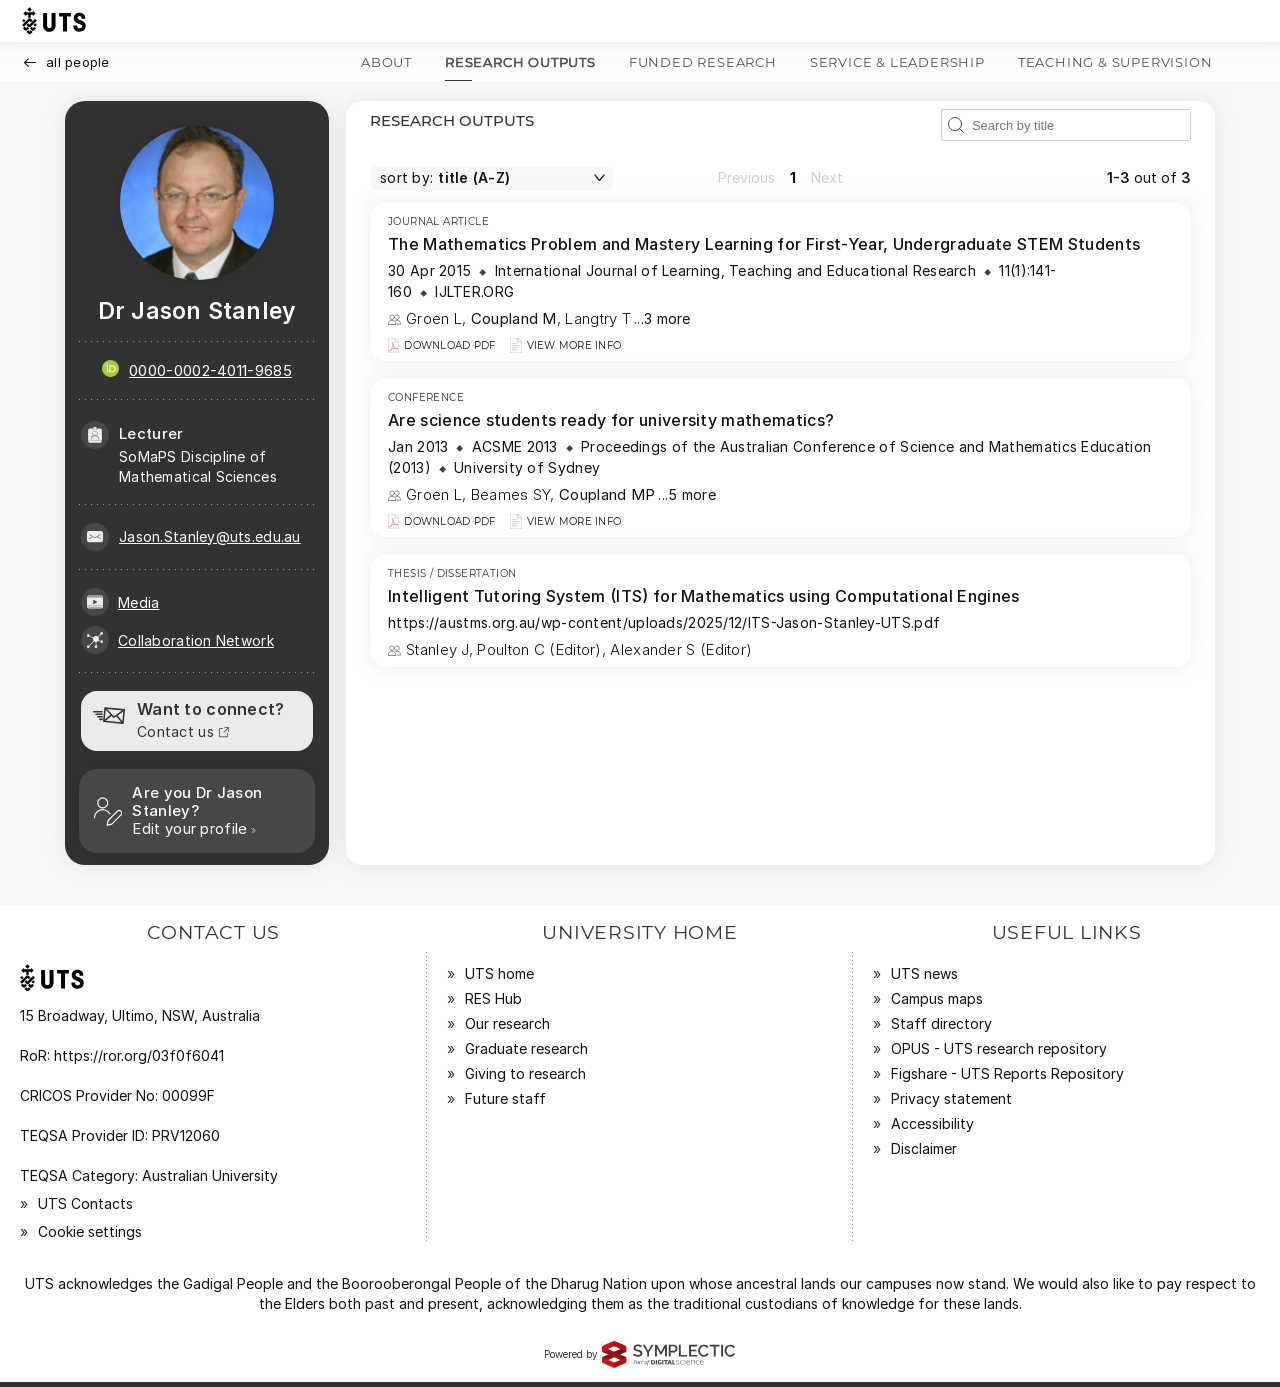
<file: publications.html>
<!DOCTYPE html>
<html lang="en"><head>
<meta content="IE=edge" http-equiv="X-UA-Compatible"/>
<meta charset="utf-8"/>
<meta content="width=device-width, initial-scale=1.0, maximum-scale=5.0" name="viewport"/>
<meta content="#ffffff" name="theme-color"/>
<title>Dr Jason Stanley | Research outputs | University of Technology Sydney</title>
<link href="assets/profiles.uts.edu.au/css/app.css" rel="stylesheet" type="text/css"/>
<link href="assets/profiles.uts.edu.au/favicon.ico" rel="icon" type="image/x-icon"/>
<style type="text/css">.float-tooltip-kap {
  position: absolute;
  width: max-content; /* prevent shrinking near right edge */
  max-width: max(50%, 150px);
  padding: 3px 5px;
  border-radius: 3px;
  font: 12px sans-serif;
  color: #eee;
  background: rgba(0,0,0,0.6);
  pointer-events: none;
}
</style><style type="text/css">.force-graph-container canvas {
  display: block;
  user-select: none;
  outline: none;
  -webkit-tap-highlight-color: transparent;
}

.force-graph-container .clickable {
  cursor: pointer;
}

.force-graph-container .grabbable {
  cursor: move;
  cursor: grab;
  cursor: -moz-grab;
  cursor: -webkit-grab;
}

.force-graph-container .grabbable:active {
  cursor: grabbing;
  cursor: -moz-grabbing;
  cursor: -webkit-grabbing;
}
</style><meta content="View the University of Technology Sydney profile of Dr Jason Stanley. Including their research outputs, funded research, service &amp; leadership and teaching &amp; supervision." name="description"/><link href="assets/badge.dimensions.ai/badge.css" rel="stylesheet"/><style>.dark-theme .vKztGvxvPHLAZUuOzRjD {
  color: #b9ced7;
}

.dark-theme ._24P1pbwPUBBDQU0NUFlx {
  color: #b9ced7;
}

.dark-theme .CkjC69qHnIPi_AwjLKrb {
  background-image: url("data:image/svg+xml,%3Csvg width=%276%27 height=%2712%27 viewBox=%270 0 6 12%27 fill=%27none%27 xmlns=%27http://www.w3.org/2000/svg%27%3E%3Cpath d=%27M0 2.25C0 1.00781 1.00781 0 2.25 0C3.49219 0 4.5 1.00781 4.5 2.25V8.25C4.5 9.07734 3.82734 9.75 3 9.75C2.17266 9.75 1.5 9.07734 1.5 8.25V3.375V3H2.25V3.375V8.25C2.25 8.66484 2.58516 9 3 9C3.41484 9 3.75 8.66484 3.75 8.25V2.25C3.75 1.42266 3.07734 0.75 2.25 0.75C1.42266 0.75 0.75 1.42266 0.75 2.25V9C0.75 10.2422 1.75781 11.25 3 11.25C4.24219 11.25 5.25 10.2422 5.25 9V3.375V3H6V3.375V9C6 10.657 4.65703 12 3 12C1.34297 12 0 10.657 0 9V2.25Z%27 fill=%27%23B9CED7%27/%3E%3C/svg%3E%0A");
}

.BG2YUKhnIFK6xrJcT6_P .vKztGvxvPHLAZUuOzRjD {
  height: 30px;
  width: 100%;
  padding: 0px;
  text-align: center;
  font-size: 16px;
  background-color: #0078ca;
  color: #ffffff;
  line-height: 30px;
}

.BG2YUKhnIFK6xrJcT6_P .vKztGvxvPHLAZUuOzRjD:hover,
.BG2YUKhnIFK6xrJcT6_P .vKztGvxvPHLAZUuOzRjD:focus,
.BG2YUKhnIFK6xrJcT6_P .yX0UNRVBWJYbOGTEW166:hover,
.BG2YUKhnIFK6xrJcT6_P .yX0UNRVBWJYbOGTEW166:focus {
  background-color: rgba(127, 127, 127, 0.1);
  color: #284d61;
  border-radius: 3px;
}

.BG2YUKhnIFK6xrJcT6_P ._24P1pbwPUBBDQU0NUFlx {
  z-index: 99;
  font-weight: normal !important;
  color: #fff;
  display: inline-flex;
  gap: 5px;
}

.BG2YUKhnIFK6xrJcT6_P .vKztGvxvPHLAZUuOzRjD:hover ._24P1pbwPUBBDQU0NUFlx,
.BG2YUKhnIFK6xrJcT6_P .vKztGvxvPHLAZUuOzRjD:focus ._24P1pbwPUBBDQU0NUFlx {
  color: #284d61;
}

.vKztGvxvPHLAZUuOzRjD,
.yX0UNRVBWJYbOGTEW166 {
  appearance: none;
  -webkit-appearance: none;
  background: transparent;
  box-sizing: border-box;
  position: relative;
  display: inline-block;
  font-size: 12px;
  font-style: normal;
  line-height: 16px;
  color: #284d61;
  text-decoration: none !important;
  cursor: pointer;
  font-family: "Roboto regular", Arial, sans-serif;
  padding: 3px 3px;
  border: 1px solid transparent;
  -webkit-transition: background-color 0.5s, color 0.5s, border-color 0.5s;
  -moz-transition: background-color 0.5s, color 0.5s, border-color 0.5s;
  -o-transition: background-color 0.5s, color 0.5s, border-color 0.5s;
  transition: background-color 0.5s, color 0.5s, border-color 0.5s;
  font-weight: normal !important;
}

.vKztGvxvPHLAZUuOzRjD:hover,
.yX0UNRVBWJYbOGTEW166:hover,
.vKztGvxvPHLAZUuOzRjD:focus,
.yX0UNRVBWJYbOGTEW166:focus {
  background-color: rgba(127, 127, 127, 0.1);
  color: #284d61;
  border-radius: 3px;
}

._24P1pbwPUBBDQU0NUFlx {
  z-index: 99;
  font-weight: normal !important;
  color: #284d61;
}

.vKztGvxvPHLAZUuOzRjD:hover,
.vKztGvxvPHLAZUuOzRjD:focus {
  border: 1px solid #d9dfe1;
  border-radius: 2px;
}

.BG2YUKhnIFK6xrJcT6_P .vKztGvxvPHLAZUuOzRjD.fLn41vn4bPkXW3zVSZYc {
  background-color: #f8f8f8;
  color: #284d61;
}

.BG2YUKhnIFK6xrJcT6_P .vKztGvxvPHLAZUuOzRjD.fLn41vn4bPkXW3zVSZYc:hover {
  background-color: #f1f3f4;
  border: 1px solid #e9e9e9;
  box-shadow: none;
}

.BG2YUKhnIFK6xrJcT6_P .vKztGvxvPHLAZUuOzRjD.fLn41vn4bPkXW3zVSZYc:active {
  background-color: #e9e9e9;
}

.BG2YUKhnIFK6xrJcT6_P .CkjC69qHnIPi_AwjLKrb {
  height: 30px;
  background-image: url("data:image/svg+xml,%3Csvg width=%276%27 height=%2712%27 viewBox=%270 0 6 12%27 fill=%27none%27 xmlns=%27http://www.w3.org/2000/svg%27%3E%3Cpath d=%27M0 2.25C0 1.00781 1.00781 0 2.25 0C3.49219 0 4.5 1.00781 4.5 2.25V8.25C4.5 9.07734 3.82734 9.75 3 9.75C2.17266 9.75 1.5 9.07734 1.5 8.25V3.375V3H2.25V3.375V8.25C2.25 8.66484 2.58516 9 3 9C3.41484 9 3.75 8.66484 3.75 8.25V2.25C3.75 1.42266 3.07734 0.75 2.25 0.75C1.42266 0.75 0.75 1.42266 0.75 2.25V9C0.75 10.2422 1.75781 11.25 3 11.25C4.24219 11.25 5.25 10.2422 5.25 9V3.375V3H6V3.375V9C6 10.657 4.65703 12 3 12C1.34297 12 0 10.657 0 9V2.25Z%27 fill=%27%23FFFFFF%27/%3E%3C/svg%3E%0A");
}

.BG2YUKhnIFK6xrJcT6_P .vKztGvxvPHLAZUuOzRjD:hover .CkjC69qHnIPi_AwjLKrb {
  height: 30px;
  background-image: url("data:image/svg+xml,%3Csvg width=%276%27 height=%2712%27 viewBox=%270 0 6 12%27 fill=%27none%27 xmlns=%27http://www.w3.org/2000/svg%27%3E%3Cpath d=%27M0 2.25C0 1.00781 1.00781 0 2.25 0C3.49219 0 4.5 1.00781 4.5 2.25V8.25C4.5 9.07734 3.82734 9.75 3 9.75C2.17266 9.75 1.5 9.07734 1.5 8.25V3.375V3H2.25V3.375V8.25C2.25 8.66484 2.58516 9 3 9C3.41484 9 3.75 8.66484 3.75 8.25V2.25C3.75 1.42266 3.07734 0.75 2.25 0.75C1.42266 0.75 0.75 1.42266 0.75 2.25V9C0.75 10.2422 1.75781 11.25 3 11.25C4.24219 11.25 5.25 10.2422 5.25 9V3.375V3H6V3.375V9C6 10.657 4.65703 12 3 12C1.34297 12 0 10.657 0 9V2.25Z%27 fill=%27%23284D61%27/%3E%3C/svg%3E%0A");
}

.CkjC69qHnIPi_AwjLKrb {
  background-image: url("data:image/svg+xml,%3Csvg width=%276%27 height=%2712%27 viewBox=%270 0 6 12%27 fill=%27none%27 xmlns=%27http://www.w3.org/2000/svg%27%3E%3Cpath d=%27M0 2.25C0 1.00781 1.00781 0 2.25 0C3.49219 0 4.5 1.00781 4.5 2.25V8.25C4.5 9.07734 3.82734 9.75 3 9.75C2.17266 9.75 1.5 9.07734 1.5 8.25V3.375V3H2.25V3.375V8.25C2.25 8.66484 2.58516 9 3 9C3.41484 9 3.75 8.66484 3.75 8.25V2.25C3.75 1.42266 3.07734 0.75 2.25 0.75C1.42266 0.75 0.75 1.42266 0.75 2.25V9C0.75 10.2422 1.75781 11.25 3 11.25C4.24219 11.25 5.25 10.2422 5.25 9V3.375V3H6V3.375V9C6 10.657 4.65703 12 3 12C1.34297 12 0 10.657 0 9V2.25Z%27 fill=%27%23284D61%27/%3E%3C/svg%3E%0A");
  background-repeat: no-repeat;
  background-position: 50%;
  box-sizing: border-box;
  display: block;
  width: 12px;
  height: 16px;
}

.vKztGvxvPHLAZUuOzRjD:focus-visible,
.yX0UNRVBWJYbOGTEW166:focus-visible {
  outline: 2px solid #0078ca;
  outline-offset: 2px;
}

.dark-theme .vKztGvxvPHLAZUuOzRjD:focus-visible,
.dark-theme .yX0UNRVBWJYbOGTEW166:focus-visible {
  outline-color: #b9ced7;
}
</style><style>.dark-theme .nbMkBMhWMzS25W1RDBZn{background-color:#292f39}svg:not(.highcharts-root){pointer-events:inherit}.dark-theme .Sf_84BizbRr5MJxWJ5Po{color:#b9ced7}.dark-theme .uk9qehNbGPRI3D2j8aTw{color:#b9ced7}.dark-theme .HumfslYnih0UEbzbIfkl{background-image:url("data:image/svg+xml,%3Csvg width=%2714%27 height=%2712%27 viewBox=%270 0 14 12%27 fill=%27none%27 xmlns=%27http://www.w3.org/2000/svg%27%3E%3Cpath d=%27M6.375 2.25L4.875 0.75H0.75H0V1.5V10.5V11.25H0.75H0.839062H9H10.5L13.125 6L13.5 5.25H12.6609H3L0.75 9.75V1.5H4.56328L5.84297 2.77969L6.06328 3H6.375H10.5V4.5H11.25V3V2.25H10.5H6.375ZM1.21406 10.5L3.46406 6H12.2859L10.0359 10.5H9H1.21406Z%27 fill=%27%23b9ced7%27/%3E%3C/svg%3E%0A")}.dark-theme .HumfslYnih0UEbzbIfkl:hover{border:1px solid #d9dfe1;background-image:url("data:image/svg+xml,%3Csvg width=%2714%27 height=%2712%27 viewBox=%270 0 14 12%27 fill=%27none%27 xmlns=%27http://www.w3.org/2000/svg%27%3E%3Cpath d=%27M6.375 2.25L4.875 0.75H0.75H0V1.5V10.5V11.25H0.75H0.839062H9H10.5L13.125 6L13.5 5.25H12.6609H3L0.75 9.75V1.5H4.56328L5.84297 2.77969L6.06328 3H6.375H10.5V4.5H11.25V3V2.25H10.5H6.375ZM1.21406 10.5L3.46406 6H12.2859L10.0359 10.5H9H1.21406Z%27 fill=%27%23b9ced7%27/%3E%3C/svg%3E%0A")}.dark-theme .nrgUAXxFr0aKqoCpv5dx{background-image:url("data:image/svg+xml,%3Csvg width=%2712%27 height=%2712%27 viewBox=%270 0 12 12%27 fill=%27none%27 xmlns=%27http://www.w3.org/2000/svg%27%3E%3Cpath d=%27M6 12C7.5913 12 9.11742 11.3679 10.2426 10.2426C11.3679 9.11742 12 7.5913 12 6C12 4.4087 11.3679 2.88258 10.2426 1.75736C9.11742 0.632141 7.5913 0 6 0C4.4087 0 2.88258 0.632141 1.75736 1.75736C0.632141 2.88258 0 4.4087 0 6C0 7.5913 0.632141 9.11742 1.75736 10.2426C2.88258 11.3679 4.4087 12 6 12ZM5.64844 7.89844L5.25 8.29688L4.85156 7.89844L2.97656 6.02344L3.77344 5.22656L5.25 6.70312L8.22656 3.72656L9.02344 4.52344L5.64844 7.89844Z%27 fill=%27url%28%23paint0_linear_687_175%29%27/%3E%3Cdefs%3E%3ClinearGradient id=%27paint0_linear_687_175%27 x1=%270%27 y1=%270%27 x2=%277.23757%27 y2=%2714.4808%27 gradientUnits=%27userSpaceOnUse%27%3E%3Cstop stop-color=%27%2326C4FF%27/%3E%3Cstop offset=%271%27 stop-color=%27%2387C742%27/%3E%3C/linearGradient%3E%3C/defs%3E%3C/svg%3E%0A")}.dark-theme .nrgUAXxFr0aKqoCpv5dx:hover{background-image:url("data:image/svg+xml,%3Csvg width=%2714%27 height=%2712%27 viewBox=%270 0 14 12%27 fill=%27none%27 xmlns=%27http://www.w3.org/2000/svg%27%3E%3Cpath d=%27M6.375 2.25L4.875 0.75H0.75H0V1.5V10.5V11.25H0.75H0.839062H9H10.5L13.125 6L13.5 5.25H12.6609H3L0.75 9.75V1.5H4.56328L5.84297 2.77969L6.06328 3H6.375H10.5V4.5H11.25V3V2.25H10.5H6.375ZM1.21406 10.5L3.46406 6H12.2859L10.0359 10.5H9H1.21406Z%27 fill=%27%23b9ced7%27/%3E%3C/svg%3E%0A")}.dark-theme .uwixHNu4QnIhTS9DmJkv{color:#fff}.dark-theme .Y6suKfqgBrh42KDQM7O4{background-color:#292f39;background-image:url("data:image/svg+xml,%3Csvg width=%27115%27 height=%2720%27 viewBox=%270 0 115 20%27 fill=%27none%27 xmlns=%27http://www.w3.org/2000/svg%27%3E%3Cpath d=%27M5.37722 5.80857C5.57164 5.77511 5.75391 5.84509 5.921 6.01539L6.06077 6.15841C6.28555 5.92718 6.4496 5.71119 6.5559 5.50743L9.27484 0.448629C9.38726 0.241814 9.41154 0.104913 9.34169 0.0410522C9.2779 -0.0289277 9.14119 -0.00458124 8.93457 0.110967L3.9889 2.89135C3.78233 3.01302 3.56663 3.18338 3.34487 3.41148C3.11399 3.6457 2.94387 3.86782 2.83754 4.07463L0.112557 9.12126C-0.00592041 9.32807 -0.0302233 9.46803 0.0366098 9.53495C0.100405 9.59882 0.237112 9.57447 0.443687 9.45892L4.28358 7.31434L4.90634 6.15841C5.02179 5.95153 5.17975 5.83591 5.37722 5.80857Z%27 fill=%27%239424C2%27/%3E%3Cpath d=%27M14.1686 13.2821L15.3321 12.6312L17.407 8.78916C17.5194 8.57622 17.5588 8.33588 17.5224 8.0682C17.4859 7.80052 17.3827 7.58147 17.2156 7.41117L17.2095 7.40505L14.1716 9.11464C13.9681 9.23026 13.7342 9.26977 13.4729 9.23325C13.2086 9.1968 12.996 9.09336 12.8288 8.923L9.66035 5.68335L8.60622 7.63322C8.4938 7.84003 8.45735 8.08037 8.49686 8.35417C8.52114 8.52148 8.56977 8.66749 8.63962 8.79521L10.7935 10.9915C10.8573 11.0554 10.9089 11.1314 10.9514 11.2105L13.5033 13.8114C13.5033 13.8114 13.5094 13.8023 13.5124 13.7992C13.7433 13.5742 13.962 13.4007 14.1686 13.2821Z%27 fill=%27%23FFBD4F%27/%3E%3Cpath d=%27M7.79224 17.7753C7.59174 17.8027 7.41252 17.7328 7.24848 17.5593L2.37265 12.5888C2.37265 12.5888 2.36962 12.5858 2.36658 12.5828L0.434482 13.6687C0.230942 13.7843 0.115504 13.9425 0.088163 14.1463C0.0577846 14.344 0.124618 14.5296 0.291704 14.6999L5.16752 19.6766C5.33459 19.8469 5.55029 19.9503 5.81155 19.9868C6.07281 20.0234 6.30977 19.9838 6.51633 19.8682L11.4621 17.0849C11.6655 16.9692 11.781 16.8111 11.8084 16.6072C11.8387 16.4034 11.7719 16.2209 11.6048 16.0536L9.92184 14.3349L8.26009 17.4133C8.14767 17.6263 7.99274 17.748 7.79224 17.7753Z%27 fill=%27%23FF3D3D%27/%3E%3Cpath d=%27M11.8035 2.22159C11.9979 2.19419 12.1802 2.26417 12.3473 2.43759L17.2171 7.40811L19.1218 6.33433C19.3284 6.21872 19.4468 6.06053 19.4742 5.85671C19.5015 5.65289 19.4347 5.46736 19.2706 5.297L14.3948 0.32341C14.2308 0.15305 14.0182 0.0496093 13.7569 0.0131546C13.4896 -0.0233652 13.2556 0.0161494 13.0521 0.131763L8.10033 2.90603C7.89377 3.02164 7.7753 3.17983 7.74796 3.38358C7.72061 3.5874 7.79046 3.773 7.95757 3.94336L9.65877 5.68029L11.3326 2.58054C11.4481 2.36761 11.603 2.24594 11.8035 2.22159Z%27 fill=%27%2326BFFF%27/%3E%3Cpath d=%27M13.4798 9.23372C13.741 9.27024 13.9749 9.23066 14.1785 9.11511L17.2164 7.40552L12.3435 2.43499C12.1765 2.26463 11.9942 2.19159 11.7998 2.219C11.5993 2.24634 11.4444 2.36807 11.3319 2.57794L9.66113 5.68069L12.8357 8.9204C13.0028 9.09077 13.2185 9.19414 13.4798 9.23372Z%27 fill=%27%2326B0FF%27/%3E%3Cpath d=%27M19.5283 10.4446C19.4645 10.3746 19.3278 10.399 19.1212 10.5146L15.336 12.6318L14.6859 13.8364C14.5735 14.0432 14.4186 14.1619 14.2181 14.1892C14.0176 14.2227 13.8383 14.1528 13.6743 13.9824L13.5102 13.8151C13.2915 14.0463 13.1244 14.2653 13.012 14.4691L10.2992 19.5279C10.1868 19.7347 10.1594 19.8747 10.2232 19.9416C10.2901 20.0116 10.4268 19.9841 10.6303 19.8655L15.576 17.0852C15.7796 16.9696 15.9952 16.7962 16.2261 16.565C16.4478 16.3338 16.618 16.1118 16.7334 15.9019L19.4615 10.8523C19.5738 10.6454 19.5951 10.5085 19.5283 10.4446Z%27 fill=%27%23FF0FA1%27/%3E%3Cpath d=%27M14.2137 14.1859C14.4142 14.1585 14.5691 14.0399 14.6815 13.833L15.3316 12.6284L14.165 13.2794C13.9585 13.398 13.7398 13.5714 13.515 13.7996C13.5119 13.8026 13.5089 13.8087 13.5059 13.8118L13.6699 13.9791C13.834 14.1494 14.0162 14.2193 14.2137 14.1859Z%27 fill=%27%23E7008E%27/%3E%3Cpath d=%27M8.64302 8.79599L6.0608 6.16162C6.0608 6.16162 6.05168 6.17073 6.04563 6.17685C5.82384 6.40196 5.60815 6.57532 5.40157 6.69705L4.28362 7.32062L2.18141 11.2174C2.069 11.4303 2.03255 11.6706 2.07204 11.9383C2.1085 12.2029 2.20571 12.4189 2.36368 12.5893L5.38334 10.8919C5.58688 10.7763 5.82384 10.7397 6.08814 10.7824C6.35243 10.8188 6.56511 10.9223 6.73215 11.0866L9.91894 14.3415L10.9822 12.3733C11.0946 12.1664 11.134 11.9261 11.0976 11.6523C11.0764 11.485 11.0247 11.3421 10.9518 11.2143L8.7949 9.01498C8.73416 8.945 8.68553 8.87202 8.64302 8.79599Z%27 fill=%27%2394D442%27/%3E%3Cpath d=%27M6.049 6.17349C6.049 6.17349 6.05812 6.16438 6.06417 6.15826L5.92443 6.0153C5.75734 5.84494 5.57507 5.77496 5.38065 5.80842C5.18014 5.83583 5.02521 5.95444 4.91281 6.16132L4.29004 7.31726L5.40799 6.69369C5.61152 6.57501 5.82722 6.40166 6.049 6.17349Z%27 fill=%27%23909271%27/%3E%3Cpath d=%27M8.64258 8.7959C8.68509 8.87499 8.73371 8.94803 8.79445 9.01189L10.9513 11.2112C10.9058 11.1321 10.8541 11.0561 10.7934 10.9922L8.64258 8.7959Z%27 fill=%27%2393D343%27/%3E%3Cpath d=%27M6.09164 10.7758C5.82431 10.7332 5.59039 10.7727 5.38685 10.8852L2.36719 12.5827C2.36719 12.5827 2.37023 12.5888 2.37326 12.5888L7.24908 17.5593C7.41313 17.7297 7.59234 17.8027 7.79284 17.7753C7.99334 17.7479 8.14827 17.6262 8.2607 17.4164L9.92244 14.3379L6.73565 11.083C6.56861 10.9157 6.35288 10.8123 6.09164 10.7758Z%27 fill=%27%2382C242%27/%3E%3Cpath d=%27M29.0762 9.27923H26.5578V3.76416H29.0762C30.0241 3.76416 30.7744 4.01362 31.3273 4.51246C31.8802 5.01137 32.1567 5.68057 32.1567 6.52014C32.1567 7.35976 31.8802 8.02897 31.3273 8.52781C30.7744 9.02978 30.0241 9.27923 29.0762 9.27923ZM28.7148 10.3865L32.102 15.1562C32.1992 15.2901 32.3329 15.3539 32.4999 15.3539H33.1713C33.305 15.3539 33.3931 15.3144 33.4326 15.2353C33.4751 15.1562 33.4569 15.0619 33.3779 14.9555L30.0726 10.3134C31.1177 10.1492 31.9379 9.73244 32.5394 9.06324C33.1409 8.39098 33.4417 7.54529 33.4417 6.52319C33.4417 5.34903 33.0498 4.41514 32.2691 3.71241C31.4883 3.00975 30.4342 2.65991 29.1127 2.65991H25.616C25.4004 2.65991 25.291 2.76941 25.291 2.9854V15.0285C25.291 15.2475 25.4004 15.3539 25.616 15.3539H26.2328C26.4484 15.3539 26.5578 15.2445 26.5578 15.0285V10.3865H28.7148Z%27 fill=%27%23ccc%27/%3E%3Cpath d=%27M42.1296 7.70949C42.7615 8.30878 43.1261 9.06619 43.2293 9.98484H36.2574C36.3911 9.09053 36.7921 8.33612 37.4665 7.72771C38.1409 7.11632 38.9247 6.81212 39.8239 6.81212C40.7322 6.81212 41.5008 7.1102 42.1296 7.70949ZM44.1528 11.0191C44.3625 11.0191 44.4779 10.9187 44.4961 10.721C44.5083 10.5872 44.5143 10.4868 44.5143 10.4229C44.5143 9.57115 44.3169 8.78633 43.9219 8.07449C43.5271 7.35965 42.9681 6.79389 42.245 6.37407C41.5221 5.95426 40.717 5.74438 39.8239 5.74438C39.1373 5.74438 38.4872 5.87517 37.8826 6.13373C37.2751 6.3923 36.7586 6.7452 36.3333 7.1863C35.908 7.62733 35.5708 8.15059 35.3248 8.75593C35.0756 9.36127 34.9541 9.99396 34.9541 10.6602C34.9541 11.5606 35.1607 12.3819 35.5738 13.1272C35.987 13.8694 36.5763 14.4656 37.3449 14.9097C38.1105 15.3539 38.9823 15.5759 39.9545 15.5759C41.4643 15.5759 42.7129 15.0071 43.7032 13.8725C43.843 13.7082 43.8308 13.5561 43.6668 13.4101L43.4238 13.1819C43.2658 13.0359 43.1139 13.039 42.962 13.1911C42.0992 14.0672 41.0876 14.5052 39.9272 14.5052C38.9064 14.5052 38.0498 14.1706 37.3541 13.4983C36.6584 12.826 36.2786 12.0017 36.2118 11.0222H44.1528V11.0191Z%27 fill=%27%23ccc%27/%3E%3Cpath d=%27M47.6099 8.75593C47.9015 8.17793 48.3207 7.71554 48.8645 7.36877C49.4083 7.02199 50.0189 6.84863 50.7025 6.84863C51.7353 6.84863 52.5799 7.21976 53.233 7.95894C53.8892 8.69812 54.2142 9.59855 54.2142 10.6571C54.2142 11.7157 53.8831 12.6131 53.2239 13.3553C52.5616 14.0945 51.7232 14.4656 50.7025 14.4656C49.6817 14.4656 48.8371 14.0945 48.1718 13.3492C47.5036 12.607 47.1724 11.7066 47.1724 10.6571C47.1693 9.96662 47.3152 9.33387 47.6099 8.75593ZM48.1293 14.9067C48.8341 15.3508 49.6331 15.5729 50.5202 15.5729C51.2978 15.5729 52.0087 15.3965 52.6497 15.0436C53.2907 14.6908 53.8102 14.2071 54.2173 13.5987V15.0315C54.2173 15.2505 54.3266 15.357 54.5423 15.357H55.1226C55.3382 15.357 55.4476 15.2474 55.4476 15.0315V6.28587C55.4476 6.06987 55.3382 5.96038 55.1226 5.96038H54.5423C54.3266 5.96038 54.2173 6.06987 54.2173 6.28587V7.72771C53.8132 7.1102 53.2907 6.62652 52.6558 6.27369C52.0178 5.9208 51.3069 5.74438 50.5232 5.74438C49.6362 5.74438 48.8371 5.96643 48.1324 6.41059C47.4245 6.85469 46.8808 7.45092 46.498 8.19622C46.1152 8.94452 45.9238 9.7628 45.9238 10.6571C45.9238 11.5515 46.1152 12.3728 46.498 13.1181C46.8777 13.8664 47.4245 14.4596 48.1293 14.9067Z%27 fill=%27%23ccc%27/%3E%3Cpath d=%27M59.2084 8.75627C59.5 8.17833 59.9192 7.71594 60.463 7.36917C61.0068 7.02239 61.6174 6.84897 62.301 6.84897C63.3339 6.84897 64.1784 7.22009 64.8314 7.95928C65.4875 8.69846 65.813 9.59889 65.813 10.6575C65.813 11.7161 65.4817 12.6135 64.8222 13.3557C64.1601 14.0949 63.3217 14.466 62.301 14.466C61.2802 14.466 60.4356 14.0949 59.7703 13.3496C59.1021 12.6074 58.7709 11.7069 58.7709 10.6575C58.7709 9.96695 58.9167 9.33427 59.2084 8.75627ZM59.7309 14.9071C60.4356 15.3512 61.2347 15.5733 62.1217 15.5733C62.8994 15.5733 63.6103 15.3969 64.2513 15.044C64.8926 14.6911 65.412 14.2075 65.8189 13.5991V15.0318C65.8189 15.2509 65.9283 15.3573 66.1437 15.3573H66.7244C66.9399 15.3573 67.0492 15.2478 67.0492 15.0318V2.44121C67.0492 2.22522 66.9399 2.11572 66.7244 2.11572H66.1437C65.9283 2.11572 65.8189 2.22522 65.8189 2.44121V7.72811C65.4146 7.1106 64.8926 6.62692 64.2573 6.27403C63.6194 5.9212 62.9085 5.74478 62.1247 5.74478C61.2376 5.74478 60.4387 5.96683 59.7339 6.41093C59.0261 6.85509 58.4823 7.45125 58.0996 8.19656C57.7168 8.94485 57.5254 9.7632 57.5254 10.6575C57.5254 11.5518 57.7168 12.3732 58.0996 13.1185C58.4793 13.8668 59.023 14.4599 59.7309 14.9071Z%27 fill=%27%23ccc%27/%3E%3Cpath d=%27M70.0081 12.37C70.564 13.3739 71.3269 14.1587 72.2956 14.7245C73.2649 15.2903 74.3403 15.5732 75.5251 15.5732C76.6949 15.5732 77.7521 15.3116 78.6934 14.7854C79.6353 14.2591 80.4041 13.4986 81.0024 12.5009C81.1059 12.3305 81.0694 12.1845 80.893 12.0567L80.5591 11.8225C80.3768 11.6947 80.2277 11.7282 80.106 11.9229C79.6047 12.6955 78.9551 13.3131 78.1589 13.7694C77.3628 14.2257 76.4911 14.4538 75.5433 14.4538C74.8565 14.4538 74.2003 14.323 73.5839 14.0584C72.9641 13.7937 72.4232 13.4287 71.9616 12.9602C71.5001 12.4917 71.1355 11.9168 70.8647 11.2324C70.5946 10.551 70.4611 9.80872 70.4611 9.01173C70.4611 7.95317 70.6916 7.00711 71.1596 6.16755C71.6244 5.33098 72.2409 4.68918 73.013 4.24196C73.7811 3.7948 74.6287 3.56969 75.5524 3.56969C76.5549 3.56969 77.4604 3.83738 78.2683 4.37586C79.0762 4.91429 79.6477 5.63518 79.9784 6.54173C80.0396 6.7242 80.1639 6.8124 80.3495 6.8124H81.0206C81.1358 6.8124 81.2179 6.77894 81.2699 6.71202C81.3214 6.6451 81.3305 6.55383 81.2999 6.44128C80.908 5.21543 80.1945 4.24196 79.1582 3.52107C78.1225 2.80317 76.9104 2.44116 75.5218 2.44116C74.6411 2.44116 73.8058 2.60846 73.0221 2.94001C72.2383 3.27161 71.5639 3.72788 70.9988 4.30588C70.4338 4.88382 69.9898 5.58043 69.6617 6.39571C69.3369 7.21093 69.1729 8.08089 69.1729 9.00567C69.1761 10.2468 69.4521 11.3662 70.0081 12.37Z%27 fill=%27%23ccc%27/%3E%3Cpath d=%27M90.3658 11.3812C90.3658 12.2269 90.0586 12.9539 89.4453 13.5562C88.8315 14.1616 88.1147 14.4627 87.2945 14.4627C86.486 14.4627 85.8331 14.2102 85.3351 13.7022C84.8364 13.1942 84.5878 12.5402 84.5878 11.7432V6.28594C84.5878 6.07001 84.4784 5.96045 84.2623 5.96045H83.6823C83.4635 5.96045 83.3574 6.07001 83.3574 6.28594V11.8162C83.3574 12.9235 83.7037 13.8239 84.3931 14.5175C85.0858 15.2141 85.9698 15.5609 87.0511 15.5609C87.7561 15.5609 88.4031 15.3966 88.9832 15.0681C89.5664 14.7395 90.0254 14.2954 90.3658 13.7387V15.0255C90.3658 15.2445 90.4752 15.351 90.6907 15.351H91.2707C91.4868 15.351 91.5962 15.2414 91.5962 15.0255V6.28594C91.5962 6.07001 91.4868 5.96045 91.2707 5.96045H90.6907C90.4719 5.96045 90.3658 6.07001 90.3658 6.28594V11.3812Z%27 fill=%27%23ccc%27/%3E%3Cpath d=%27M101.627 13.3496C100.958 14.0919 100.117 14.466 99.0962 14.466C98.0755 14.466 97.237 14.0949 96.5743 13.3557C95.9123 12.6165 95.5842 11.7161 95.5842 10.6575C95.5842 9.59889 95.9123 8.70152 96.5652 7.95928C97.2214 7.22009 98.0631 6.84897 99.0962 6.84897C99.7797 6.84897 100.39 7.02239 100.934 7.36917C101.477 7.71594 101.897 8.17833 102.188 8.75627C102.48 9.33427 102.629 9.96695 102.629 10.6544C102.626 11.71 102.292 12.6074 101.627 13.3496ZM101.666 6.40787C100.958 5.96377 100.163 5.74172 99.2752 5.74172C98.4914 5.74172 97.7773 5.91814 97.1394 6.27103C96.4988 6.62386 95.9793 7.1106 95.5809 7.72505V2.44121C95.5809 2.22522 95.4716 2.11572 95.2561 2.11572H94.6761C94.4573 2.11572 94.3506 2.22522 94.3506 2.44121V15.0287C94.3506 15.2447 94.4599 15.3542 94.6761 15.3542H95.2561C95.4748 15.3542 95.5809 15.2447 95.5809 15.0287V13.596C95.9793 14.2075 96.4988 14.6881 97.1394 15.044C97.7806 15.3969 98.4914 15.5733 99.2752 15.5733C100.163 15.5733 100.961 15.3512 101.666 14.9071C102.371 14.463 102.917 13.8668 103.3 13.1215C103.683 12.3762 103.874 11.5549 103.874 10.6606C103.874 9.76619 103.683 8.94485 103.3 8.19962C102.917 7.44826 102.374 6.85203 101.666 6.40787Z%27 fill=%27%23ccc%27/%3E%3Cpath d=%27M112.618 7.70949C113.25 8.30878 113.614 9.06619 113.718 9.98484H106.746C106.879 9.09053 107.28 8.33612 107.955 7.72771C108.629 7.11632 109.413 6.81212 110.315 6.81212C111.221 6.81212 111.989 7.1102 112.618 7.70949ZM114.644 11.0191C114.854 11.0191 114.969 10.9187 114.987 10.721C115 10.5872 115.006 10.4868 115.006 10.4229C115.006 9.57115 114.808 8.78633 114.413 8.07449C114.019 7.35965 113.459 6.79389 112.736 6.37407C112.014 5.95426 111.208 5.74438 110.315 5.74438C109.626 5.74438 108.979 5.87517 108.374 6.13373C107.767 6.3923 107.25 6.7452 106.825 7.1863C106.4 7.62733 106.062 8.15059 105.816 8.75593C105.567 9.36127 105.445 9.99396 105.445 10.6602C105.445 11.5606 105.652 12.3819 106.065 13.1272C106.478 13.8694 107.068 14.4656 107.836 14.9097C108.602 15.3539 109.474 15.5759 110.446 15.5759C111.956 15.5759 113.204 15.0071 114.194 13.8725C114.334 13.7082 114.322 13.5561 114.158 13.4101L113.915 13.1819C113.757 13.0359 113.605 13.039 113.454 13.1911C112.59 14.0672 111.579 14.5052 110.419 14.5052C109.398 14.5052 108.541 14.1706 107.845 13.4983C107.15 12.826 106.77 12.0017 106.703 11.0222H114.644V11.0191Z%27 fill=%27%23ccc%27/%3E%3C/svg%3E%0A")}.avFoDC3sYYpyUrGZZLlY.jt6JcEnWNDWiKjM0Okcz{width:100%}.jt6JcEnWNDWiKjM0Okcz{position:relative;display:inline-flex;align-items:center;font-family:"Roboto regular",Arial,sans-serif;vertical-align:middle}.jt6JcEnWNDWiKjM0Okcz>span{position:relative;min-width:120px;max-width:200px;height:23px;box-sizing:border-box;display:inline-block;font-size:12px !important;font-style:normal;line-height:15px;color:#333;text-decoration:none !important;cursor:pointer;font-family:"Roboto regular",Arial,sans-serif;background-position:3px 6px;background-repeat:no-repeat;padding-bottom:2px;padding-left:2px;padding-top:4px;border:1px solid rgba(0,0,0,0);-webkit-transition:all .5s;-moz-transition:all .5s;-o-transition:all .5s;transition:all .5s;display:flex;flex-direction:row;flex-wrap:nowrap;align-content:center;justify-content:flex-start;align-items:center}.jt6JcEnWNDWiKjM0Okcz>span .iBU2dvXXcpitoawTpZv9{width:15px;height:10px;display:inline-block;background-image:url("data:image/svg+xml,%3Csvg width=%2715px%27 height=%2710px%27 viewBox=%270 0 15 10%27 version=%271.1%27 xmlns=%27http://www.w3.org/2000/svg%27 xmlns:xlink=%27http://www.w3.org/1999/xlink%27%3E%3Cdefs%3E%3C/defs%3E%3Cg id=%27Symbols%27 stroke=%27none%27 stroke-width=%271%27 fill=%27none%27 fill-rule=%27evenodd%27%3E%3Cg id=%27Add-to-Library%27 transform=%27translate%28-5.000000, -7.000000%29%27%3E%3Cg id=%27Add-Reference%27%3E%3Cg transform=%27translate%285.000000, 7.000000%29%27%3E%3Cpath d=%27M0,7.14285714 L5.71428571,7.14285714 L5.71428571,5.71428571 L0,5.71428571 L0,7.14285714 Z M8.57142857,0 L0,0 L0,1.42857143 L8.57142857,1.42857143 L8.57142857,0 Z M8.57142857,2.85714286 L0,2.85714286 L0,4.28571429 L8.57142857,4.28571429 L8.57142857,2.85714286 Z%27 id=%27Shape%27 fill=%27%23666666%27 fill-rule=%27nonzero%27%3E%3C/path%3E%3Cpolygon id=%27Path%27 fill=%27%2300CC00%27 points=%2711.4285714 5.71428571 11.4285714 2.85714286 10 2.85714286 10 5.71428571 7.14285714 5.71428571 7.14285714 7.14285714 10 7.14285714 10 10 11.4285714 10 11.4285714 7.14285714 14.2857143 7.14285714 14.2857143 5.71428571%27%3E%3C/polygon%3E%3C/g%3E%3C/g%3E%3C/g%3E%3C/g%3E%3C/svg%3E")}.jt6JcEnWNDWiKjM0Okcz.avFoDC3sYYpyUrGZZLlY>span .iBU2dvXXcpitoawTpZv9{background-size:21px 21px;width:21px !important;height:21px !important}.jt6JcEnWNDWiKjM0Okcz.avFoDC3sYYpyUrGZZLlY>span,.jt6JcEnWNDWiKjM0Okcz.avFoDC3sYYpyUrGZZLlY>span.UFv4l9w_CHndwzRx7wG4,.jt6JcEnWNDWiKjM0Okcz.avFoDC3sYYpyUrGZZLlY>span.gcq3sds9a2KI5bNbvo50,.jt6JcEnWNDWiKjM0Okcz.avFoDC3sYYpyUrGZZLlY>span.Hn0G8EELneZPBZV94mLt{height:30px;max-width:unset;width:100%;text-align:center;line-height:30px;font-size:16px !important;background-color:#f8f8f8;display:flex;flex-direction:row;flex-wrap:nowrap;align-content:center;justify-content:center}.bJiwhGgAHoxvoAynCvNv{padding-left:5px}.avFoDC3sYYpyUrGZZLlY .bJiwhGgAHoxvoAynCvNv{padding-left:5px}.jt6JcEnWNDWiKjM0Okcz>span:hover{background-color:#f1f3f4;border:1px solid #e9e9e9;border-radius:3px}.jt6JcEnWNDWiKjM0Okcz>span.UFv4l9w_CHndwzRx7wG4 .iBU2dvXXcpitoawTpZv9{background-image:url("data:image/svg+xml,%3Csvg width=%2715px%27 height=%2710px%27 viewBox=%270 0 15 10%27 version=%271.1%27 xmlns=%27http://www.w3.org/2000/svg%27 xmlns:xlink=%27http://www.w3.org/1999/xlink%27%3E%3Cdefs%3E%3C/defs%3E%3Cg id=%27Page-1%27 stroke=%27none%27 stroke-width=%271%27 fill=%27none%27 fill-rule=%27evenodd%27%3E%3Cg id=%27Dimensions-RC-Buttons%27 transform=%27translate%28-427.000000, -456.000000%29%27%3E%3Cg id=%27In-Library%27 transform=%27translate%28421.000000, 449.000000%29%27%3E%3Cg id=%27Reference-Saved%27 transform=%27translate%286.000000, 7.000000%29%27%3E%3Cpath d=%27M8.57142857,2.85714286 L0,2.85714286 L0,4.28571429 L8.57142857,4.28571429 L8.57142857,2.85714286 Z M8.57142857,0 L0,0 L0,1.42857143 L8.57142857,1.42857143 L8.57142857,0 Z M0,7.14285714 L5.71428571,7.14285714 L5.71428571,5.71428571 L0,5.71428571 L0,7.14285714 Z%27 id=%27Shape%27 fill=%27%23666666%27 fill-rule=%27nonzero%27%3E%3C/path%3E%3Cpolygon id=%27Path%27 fill=%27%230099FF%27 points=%2713.9285714 3.92857143 15 5 10 10 6.78571429 6.78571429 7.85714286 5.71428571 10 7.85714286%27%3E%3C/polygon%3E%3C/g%3E%3C/g%3E%3C/g%3E%3C/g%3E%3C/svg%3E")}.jt6JcEnWNDWiKjM0Okcz>span.Hn0G8EELneZPBZV94mLt .iBU2dvXXcpitoawTpZv9{height:17px;background-image:url("data:image/svg+xml,%3Csvg width=%2715px%27 height=%2717px%27 viewBox=%270 0 15 17%27 version=%271.1%27 xmlns=%27http://www.w3.org/2000/svg%27 xmlns:xlink=%27http://www.w3.org/1999/xlink%27%3E%3Cdefs%3E%3Cpolygon id=%27path-1%27 points=%270 0 8 0 12 4 12 16 0 16%27%3E%3C/polygon%3E%3C/defs%3E%3Cg id=%27Results%27 stroke=%27none%27 stroke-width=%271%27 fill=%27none%27 fill-rule=%27evenodd%27%3E%3Cg id=%27Dimensions-RC-Buttons%27 transform=%27translate%28-426.000000, -607.000000%29%27%3E%3Cg id=%27In-Library-PDF%27 transform=%27translate%28421.000000, 604.000000%29%27%3E%3Cg id=%27PDF-in-LIbrary%27 transform=%27translate%285.000000, 3.000000%29%27%3E%3Cg id=%27PDF-Doc%27%3E%3Cg%3E%3Cg id=%27Page%27%3E%3Cg id=%27Rectangle-2%27%3E%3Cuse fill=%27%23FFFFFF%27 fill-rule=%27evenodd%27 xlink:href=%27%23path-1%27%3E%3C/use%3E%3Cpath stroke=%27%23AAAAAA%27 stroke-width=%270.5%27 d=%27M0.25,0.25 L0.25,15.75 L11.75,15.75 L11.75,4.10355339 L7.89644661,0.25 L0.25,0.25 Z%27%3E%3C/path%3E%3C/g%3E%3Cpath d=%27M7.75,0.5 L7.75,4.25%27 id=%27Line%27 stroke=%27%23AAAAAA%27 stroke-width=%270.5%27 stroke-linecap=%27square%27%3E%3C/path%3E%3Cpath d=%27M11.75,4.25 L7.75,4.25%27 id=%27Line-Copy%27 stroke=%27%23AAAAAA%27 stroke-width=%270.5%27 stroke-linecap=%27square%27%3E%3C/path%3E%3C/g%3E%3Cpath d=%27M10.5,11.3685 C10.5,9.845 1.5,11.9915 1.5,13.352 C1.5,13.934 1.9565,14 2.0985,14 C3.986,14 7.7535,5 5.054,5 C3.5225,5 7.502,12.0715 9.7045,12.0715 C10.2545,12.0715 10.5,11.785 10.5,11.3685 Z%27 id=%27Shape%27 stroke=%27%23C74343%27 stroke-width=%270.5%27%3E%3C/path%3E%3C/g%3E%3C/g%3E%3Cpolygon id=%27Path%27 fill=%27%230099FF%27 points=%2713.9565217 11 15 12.0588235 10.1304348 17 7 13.8235294 8.04347826 12.7647059 10.1304348 14.8823529%27%3E%3C/polygon%3E%3C/g%3E%3C/g%3E%3C/g%3E%3C/g%3E%3C/svg%3E")}.Bfx2AoCgmGC2wePY9yLd{height:15px;display:inline-block;background-image:url("data:image/svg+xml,%3Csvg width=%2710px%27 height=%275px%27 viewBox=%270 0 10 5%27 version=%271.1%27 xmlns=%27http://www.w3.org/2000/svg%27 xmlns:xlink=%27http://www.w3.org/1999/xlink%27%3E%3Cdefs%3E%3C/defs%3E%3Cg id=%27Page-1%27 stroke=%27none%27 stroke-width=%271%27 fill=%27none%27 fill-rule=%27evenodd%27%3E%3Cg id=%27Dimensions-RC-Buttons%27 transform=%27translate%28-500.000000, -458.000000%29%27 fill=%27%239B9B9B%27%3E%3Cg id=%27In-Library%27 transform=%27translate%28421.000000, 449.000000%29%27%3E%3Cg id=%27Hover%27%3E%3Cpolygon id=%27Menu%27 transform=%27translate%2884.000000, 11.500000%29 scale%281, -1%29 translate%28-84.000000, -11.500000%29 %27 points=%2784 9 89 14 79 14%27%3E%3C/polygon%3E%3C/g%3E%3C/g%3E%3C/g%3E%3C/g%3E%3C/svg%3E");background-repeat:no-repeat;background-position:0px 8px;position:absolute;width:12px;right:5px;top:0;-webkit-transition:all .5s;-moz-transition:all .5s;-o-transition:all .5s;transition:all .5s;opacity:0}.avFoDC3sYYpyUrGZZLlY .Bfx2AoCgmGC2wePY9yLd{height:20px;background-position:0px 8px;background-size:17px;position:absolute;width:18px;right:5px;top:3px;-webkit-transition:all .5s;-moz-transition:all .5s;-o-transition:all .5s;transition:all .5s;opacity:0}.jt6JcEnWNDWiKjM0Okcz>span:hover .Bfx2AoCgmGC2wePY9yLd{opacity:1}.eVXfZFSkY0DYnpr2dtG6{padding:10px 6px;max-height:350px;overflow:auto}.dPCjH0You5kB6BGwTynm{max-width:100%;max-height:100%;padding-bottom:0px}.r0H1mPrRr2lfrK5Q7r6p{display:flex;flex-direction:column-reverse;justify-content:space-between;height:437px}.r0H1mPrRr2lfrK5Q7r6p>span{max-height:392px;overflow-y:auto}.r0H1mPrRr2lfrK5Q7r6p>span>div{overflow:auto;max-height:638px}.bgAdzKnOiK_1YCIDRQC8{height:250px;width:200px;overflow-x:auto;overflow-y:auto;padding-bottom:10px}.nKi70IsXwoTZ9MFqWgZL{box-sizing:border-box;text-align:center;border-radius:3px;font-size:12px;font-weight:400;letter-spacing:normal;cursor:pointer;border:1px solid #159ac9;transition:all .1s ease-in-out;color:#fff;background:#159ac9;padding:8px 16px;width:70px;margin:0;display:flex;align-items:center;justify-content:center}.uwixHNu4QnIhTS9DmJkv{box-sizing:border-box;text-align:center;border-radius:5px;font-size:12px;letter-spacing:.02em;background:rgba(0,0,0,0);color:#284d61;cursor:pointer;border:none;transition:all .1s ease-in-out;padding:8px 16px;padding-left:8px !important;text-decoration:none;font-weight:normal;margin:0;letter-spacing:normal}.uwixHNu4QnIhTS9DmJkv:hover{text-decoration:underline}.VDOraVvyuIwJZpbAj4ER{display:flex;flex-direction:row;justify-content:space-between;height:48px;padding:10px;border-top:1px solid #d9dfe1;box-sizing:border-box}.nbMkBMhWMzS25W1RDBZn{display:block;position:fixed;top:20px;right:20px;z-index:9999999999;background:#fff;font-family:"Roboto regular",Arial,sans-serif !important;box-shadow:0 0 8px 4px rgba(0,0,0,.2);width:360px;height:480px}.avFoDC3sYYpyUrGZZLlY .HumfslYnih0UEbzbIfkl{background-size:20px}.HumfslYnih0UEbzbIfkl{display:flex;justify-content:center;align-items:center;min-width:24px;width:24px;height:24px;border-radius:2px;background-color:rgba(0,0,0,0);background-image:url("data:image/svg+xml,%3Csvg width=%2712%27 height=%2712%27 viewBox=%270 0 12 12%27 fill=%27none%27 xmlns=%27http://www.w3.org/2000/svg%27%3E%3Cpath d=%27M0 2.57143C0 1.15127 1.15127 0 2.57143 0H9.42857C10.8487 0 12 1.15127 12 2.57143V9.42857C12 10.8487 10.8487 12 9.42857 12H2.57143C1.15127 12 0 10.8487 0 9.42857V2.57143Z%27 fill=%27url%28%23paint0_linear_525_10655%29%27/%3E%3Cg clip-path=%27url%28%23clip0_525_10655%29%27%3E%3Cpath d=%27M6.53544 3.05341V2.5177H5.46401V3.05341V5.46413H3.05329H2.51758V6.53556H3.05329H5.46401V8.94627V9.48199H6.53544V8.94627V6.53556H8.94615H9.48186V5.46413H8.94615H6.53544V3.05341Z%27 fill=%27white%27/%3E%3C/g%3E%3Cdefs%3E%3ClinearGradient id=%27paint0_linear_525_10655%27 x1=%2712%27 y1=%2715.5625%27 x2=%274.18121%27 y2=%279.55753e-08%27 gradientUnits=%27userSpaceOnUse%27%3E%3Cstop stop-color=%27%2326C4FF%27/%3E%3Cstop offset=%271%27 stop-color=%27%23159AC9%27/%3E%3C/linearGradient%3E%3CclipPath id=%27clip0_525_10655%27%3E%3Crect width=%277.5%27 height=%278.57143%27 fill=%27white%27 transform=%27translate%282.25 1.71423%29%27/%3E%3C/clipPath%3E%3C/defs%3E%3C/svg%3E%0A");background-repeat:no-repeat;background-position:50% 50%;background-size:12px;box-sizing:border-box;border:1px solid rgba(0,0,0,0);margin:0;padding:1px 6px;outline:none !important}.nrgUAXxFr0aKqoCpv5dx{background-image:url("data:image/svg+xml,%3Csvg width=%2712%27 height=%2712%27 viewBox=%270 0 12 12%27 fill=%27none%27 xmlns=%27http://www.w3.org/2000/svg%27%3E%3Cpath d=%27M6 12C7.5913 12 9.11742 11.3679 10.2426 10.2426C11.3679 9.11742 12 7.5913 12 6C12 4.4087 11.3679 2.88258 10.2426 1.75736C9.11742 0.632141 7.5913 0 6 0C4.4087 0 2.88258 0.632141 1.75736 1.75736C0.632141 2.88258 0 4.4087 0 6C0 7.5913 0.632141 9.11742 1.75736 10.2426C2.88258 11.3679 4.4087 12 6 12ZM5.64844 7.89844L5.25 8.29688L4.85156 7.89844L2.97656 6.02344L3.77344 5.22656L5.25 6.70312L8.22656 3.72656L9.02344 4.52344L5.64844 7.89844Z%27 fill=%27url%28%23paint0_linear_687_175%29%27/%3E%3Cdefs%3E%3ClinearGradient id=%27paint0_linear_687_175%27 x1=%270%27 y1=%270%27 x2=%277.23757%27 y2=%2714.4808%27 gradientUnits=%27userSpaceOnUse%27%3E%3Cstop stop-color=%27%2326C4FF%27/%3E%3Cstop offset=%271%27 stop-color=%27%2387C742%27/%3E%3C/linearGradient%3E%3C/defs%3E%3C/svg%3E%0A")}.nrgUAXxFr0aKqoCpv5dx:hover{background-image:url("data:image/svg+xml,%3Csvg width=%2714%27 height=%2712%27 viewBox=%270 0 14 12%27 fill=%27none%27 xmlns=%27http://www.w3.org/2000/svg%27%3E%3Cpath d=%27M6.375 2.25L4.875 0.75H0.75H0V1.5V10.5V11.25H0.75H0.839062H9H10.5L13.125 6L13.5 5.25H12.6609H3L0.75 9.75V1.5H4.56328L5.84297 2.77969L6.06328 3H6.375H10.5V4.5H11.25V3V2.25H10.5H6.375ZM1.21406 10.5L3.46406 6H12.2859L10.0359 10.5H9H1.21406Z%27 fill=%27%2337738D%27/%3E%3C/svg%3E%0A")}.HumfslYnih0UEbzbIfkl:hover{border:1px solid #d9dfe1;background-image:url("data:image/svg+xml,%3Csvg width=%2714%27 height=%2712%27 viewBox=%270 0 14 12%27 fill=%27none%27 xmlns=%27http://www.w3.org/2000/svg%27%3E%3Cpath d=%27M6.375 2.25L4.875 0.75H0.75H0V1.5V10.5V11.25H0.75H0.839062H9H10.5L13.125 6L13.5 5.25H12.6609H3L0.75 9.75V1.5H4.56328L5.84297 2.77969L6.06328 3H6.375H10.5V4.5H11.25V3V2.25H10.5H6.375ZM1.21406 10.5L3.46406 6H12.2859L10.0359 10.5H9H1.21406Z%27 fill=%27%2337738D%27/%3E%3C/svg%3E%0A")}.avFoDC3sYYpyUrGZZLlY .Sf_84BizbRr5MJxWJ5Po{width:100%}.Sf_84BizbRr5MJxWJ5Po{display:flex;align-items:center;padding:5px 0px;background-color:rgba(0,0,0,0);border-radius:2px;font-size:12px;font-weight:500;color:#284d61;cursor:pointer;height:24px;box-sizing:border-box;border:1px solid rgba(0,0,0,0);margin:0}.Sf_84BizbRr5MJxWJ5Po:focus,.Sf_84BizbRr5MJxWJ5Po:active,.Sf_84BizbRr5MJxWJ5Po:focus-visible{border:1px solid rgba(0,0,0,0);outline:none !important;margin:0;background-color:rgba(0,0,0,0);color:#284d61}.Sf_84BizbRr5MJxWJ5Po:hover{margin:0;color:#284d61;background-color:rgba(0,0,0,0);border:1px solid #d9dfe1}.jt6JcEnWNDWiKjM0Okcz:hover .uk9qehNbGPRI3D2j8aTw{border-left:1px solid rgba(0,0,0,0)}.avFoDC3sYYpyUrGZZLlY .uk9qehNbGPRI3D2j8aTw{font-size:18px;width:100%;height:30px}.uk9qehNbGPRI3D2j8aTw{display:flex;align-items:center;gap:5px;height:16px;line-height:16px;padding:0px 5px;border-left:1px solid #d9dfe1}.J_63wYYyrAXVz6PwcIHL{margin:48px auto;display:block}.Y6suKfqgBrh42KDQM7O4{display:flex;justify-content:space-between;width:100%;height:42px;padding:11px;background-color:#f0f4f5;box-sizing:border-box;background-image:url("data:image/svg+xml,%3Csvg width=%27115%27 height=%2720%27 viewBox=%270 0 115 20%27 fill=%27none%27 xmlns=%27http://www.w3.org/2000/svg%27%3E%3Cpath d=%27M5.37722 5.80857C5.57164 5.77511 5.75391 5.84509 5.921 6.01539L6.06077 6.15841C6.28555 5.92718 6.4496 5.71119 6.5559 5.50743L9.27484 0.448629C9.38726 0.241814 9.41154 0.104913 9.34169 0.0410522C9.2779 -0.0289277 9.14119 -0.00458124 8.93457 0.110967L3.9889 2.89135C3.78233 3.01302 3.56663 3.18338 3.34487 3.41148C3.11399 3.6457 2.94387 3.86782 2.83754 4.07463L0.112557 9.12126C-0.00592041 9.32807 -0.0302233 9.46803 0.0366098 9.53495C0.100405 9.59882 0.237112 9.57447 0.443687 9.45892L4.28358 7.31434L4.90634 6.15841C5.02179 5.95153 5.17975 5.83591 5.37722 5.80857Z%27 fill=%27%239424C2%27/%3E%3Cpath d=%27M14.1686 13.2821L15.3321 12.6312L17.407 8.78916C17.5194 8.57622 17.5588 8.33588 17.5224 8.0682C17.4859 7.80052 17.3827 7.58147 17.2156 7.41117L17.2095 7.40505L14.1716 9.11464C13.9681 9.23026 13.7342 9.26977 13.4729 9.23325C13.2086 9.1968 12.996 9.09336 12.8288 8.923L9.66035 5.68335L8.60622 7.63322C8.4938 7.84003 8.45735 8.08037 8.49686 8.35417C8.52114 8.52148 8.56977 8.66749 8.63962 8.79521L10.7935 10.9915C10.8573 11.0554 10.9089 11.1314 10.9514 11.2105L13.5033 13.8114C13.5033 13.8114 13.5094 13.8023 13.5124 13.7992C13.7433 13.5742 13.962 13.4007 14.1686 13.2821Z%27 fill=%27%23FFBD4F%27/%3E%3Cpath d=%27M7.79224 17.7753C7.59174 17.8027 7.41252 17.7328 7.24848 17.5593L2.37265 12.5888C2.37265 12.5888 2.36962 12.5858 2.36658 12.5828L0.434482 13.6687C0.230942 13.7843 0.115504 13.9425 0.088163 14.1463C0.0577846 14.344 0.124618 14.5296 0.291704 14.6999L5.16752 19.6766C5.33459 19.8469 5.55029 19.9503 5.81155 19.9868C6.07281 20.0234 6.30977 19.9838 6.51633 19.8682L11.4621 17.0849C11.6655 16.9692 11.781 16.8111 11.8084 16.6072C11.8387 16.4034 11.7719 16.2209 11.6048 16.0536L9.92184 14.3349L8.26009 17.4133C8.14767 17.6263 7.99274 17.748 7.79224 17.7753Z%27 fill=%27%23FF3D3D%27/%3E%3Cpath d=%27M11.8035 2.22159C11.9979 2.19419 12.1802 2.26417 12.3473 2.43759L17.2171 7.40811L19.1218 6.33433C19.3284 6.21872 19.4468 6.06053 19.4742 5.85671C19.5015 5.65289 19.4347 5.46736 19.2706 5.297L14.3948 0.32341C14.2308 0.15305 14.0182 0.0496093 13.7569 0.0131546C13.4896 -0.0233652 13.2556 0.0161494 13.0521 0.131763L8.10033 2.90603C7.89377 3.02164 7.7753 3.17983 7.74796 3.38358C7.72061 3.5874 7.79046 3.773 7.95757 3.94336L9.65877 5.68029L11.3326 2.58054C11.4481 2.36761 11.603 2.24594 11.8035 2.22159Z%27 fill=%27%2326BFFF%27/%3E%3Cpath d=%27M13.4798 9.23372C13.741 9.27024 13.9749 9.23066 14.1785 9.11511L17.2164 7.40552L12.3435 2.43499C12.1765 2.26463 11.9942 2.19159 11.7998 2.219C11.5993 2.24634 11.4444 2.36807 11.3319 2.57794L9.66113 5.68069L12.8357 8.9204C13.0028 9.09077 13.2185 9.19414 13.4798 9.23372Z%27 fill=%27%2326B0FF%27/%3E%3Cpath d=%27M19.5283 10.4446C19.4645 10.3746 19.3278 10.399 19.1212 10.5146L15.336 12.6318L14.6859 13.8364C14.5735 14.0432 14.4186 14.1619 14.2181 14.1892C14.0176 14.2227 13.8383 14.1528 13.6743 13.9824L13.5102 13.8151C13.2915 14.0463 13.1244 14.2653 13.012 14.4691L10.2992 19.5279C10.1868 19.7347 10.1594 19.8747 10.2232 19.9416C10.2901 20.0116 10.4268 19.9841 10.6303 19.8655L15.576 17.0852C15.7796 16.9696 15.9952 16.7962 16.2261 16.565C16.4478 16.3338 16.618 16.1118 16.7334 15.9019L19.4615 10.8523C19.5738 10.6454 19.5951 10.5085 19.5283 10.4446Z%27 fill=%27%23FF0FA1%27/%3E%3Cpath d=%27M14.2137 14.1859C14.4142 14.1585 14.5691 14.0399 14.6815 13.833L15.3316 12.6284L14.165 13.2794C13.9585 13.398 13.7398 13.5714 13.515 13.7996C13.5119 13.8026 13.5089 13.8087 13.5059 13.8118L13.6699 13.9791C13.834 14.1494 14.0162 14.2193 14.2137 14.1859Z%27 fill=%27%23E7008E%27/%3E%3Cpath d=%27M8.64302 8.79599L6.0608 6.16162C6.0608 6.16162 6.05168 6.17073 6.04563 6.17685C5.82384 6.40196 5.60815 6.57532 5.40157 6.69705L4.28362 7.32062L2.18141 11.2174C2.069 11.4303 2.03255 11.6706 2.07204 11.9383C2.1085 12.2029 2.20571 12.4189 2.36368 12.5893L5.38334 10.8919C5.58688 10.7763 5.82384 10.7397 6.08814 10.7824C6.35243 10.8188 6.56511 10.9223 6.73215 11.0866L9.91894 14.3415L10.9822 12.3733C11.0946 12.1664 11.134 11.9261 11.0976 11.6523C11.0764 11.485 11.0247 11.3421 10.9518 11.2143L8.7949 9.01498C8.73416 8.945 8.68553 8.87202 8.64302 8.79599Z%27 fill=%27%2394D442%27/%3E%3Cpath d=%27M6.049 6.17349C6.049 6.17349 6.05812 6.16438 6.06417 6.15826L5.92443 6.0153C5.75734 5.84494 5.57507 5.77496 5.38065 5.80842C5.18014 5.83583 5.02521 5.95444 4.91281 6.16132L4.29004 7.31726L5.40799 6.69369C5.61152 6.57501 5.82722 6.40166 6.049 6.17349Z%27 fill=%27%23909271%27/%3E%3Cpath d=%27M8.64258 8.7959C8.68509 8.87499 8.73371 8.94803 8.79445 9.01189L10.9513 11.2112C10.9058 11.1321 10.8541 11.0561 10.7934 10.9922L8.64258 8.7959Z%27 fill=%27%2393D343%27/%3E%3Cpath d=%27M6.09164 10.7758C5.82431 10.7332 5.59039 10.7727 5.38685 10.8852L2.36719 12.5827C2.36719 12.5827 2.37023 12.5888 2.37326 12.5888L7.24908 17.5593C7.41313 17.7297 7.59234 17.8027 7.79284 17.7753C7.99334 17.7479 8.14827 17.6262 8.2607 17.4164L9.92244 14.3379L6.73565 11.083C6.56861 10.9157 6.35288 10.8123 6.09164 10.7758Z%27 fill=%27%2382C242%27/%3E%3Cpath d=%27M29.0762 9.27923H26.5578V3.76416H29.0762C30.0241 3.76416 30.7744 4.01362 31.3273 4.51246C31.8802 5.01137 32.1567 5.68057 32.1567 6.52014C32.1567 7.35976 31.8802 8.02897 31.3273 8.52781C30.7744 9.02978 30.0241 9.27923 29.0762 9.27923ZM28.7148 10.3865L32.102 15.1562C32.1992 15.2901 32.3329 15.3539 32.4999 15.3539H33.1713C33.305 15.3539 33.3931 15.3144 33.4326 15.2353C33.4751 15.1562 33.4569 15.0619 33.3779 14.9555L30.0726 10.3134C31.1177 10.1492 31.9379 9.73244 32.5394 9.06324C33.1409 8.39098 33.4417 7.54529 33.4417 6.52319C33.4417 5.34903 33.0498 4.41514 32.2691 3.71241C31.4883 3.00975 30.4342 2.65991 29.1127 2.65991H25.616C25.4004 2.65991 25.291 2.76941 25.291 2.9854V15.0285C25.291 15.2475 25.4004 15.3539 25.616 15.3539H26.2328C26.4484 15.3539 26.5578 15.2445 26.5578 15.0285V10.3865H28.7148Z%27 fill=%27black%27/%3E%3Cpath d=%27M42.1296 7.70949C42.7615 8.30878 43.1261 9.06619 43.2293 9.98484H36.2574C36.3911 9.09053 36.7921 8.33612 37.4665 7.72771C38.1409 7.11632 38.9247 6.81212 39.8239 6.81212C40.7322 6.81212 41.5008 7.1102 42.1296 7.70949ZM44.1528 11.0191C44.3625 11.0191 44.4779 10.9187 44.4961 10.721C44.5083 10.5872 44.5143 10.4868 44.5143 10.4229C44.5143 9.57115 44.3169 8.78633 43.9219 8.07449C43.5271 7.35965 42.9681 6.79389 42.245 6.37407C41.5221 5.95426 40.717 5.74438 39.8239 5.74438C39.1373 5.74438 38.4872 5.87517 37.8826 6.13373C37.2751 6.3923 36.7586 6.7452 36.3333 7.1863C35.908 7.62733 35.5708 8.15059 35.3248 8.75593C35.0756 9.36127 34.9541 9.99396 34.9541 10.6602C34.9541 11.5606 35.1607 12.3819 35.5738 13.1272C35.987 13.8694 36.5763 14.4656 37.3449 14.9097C38.1105 15.3539 38.9823 15.5759 39.9545 15.5759C41.4643 15.5759 42.7129 15.0071 43.7032 13.8725C43.843 13.7082 43.8308 13.5561 43.6668 13.4101L43.4238 13.1819C43.2658 13.0359 43.1139 13.039 42.962 13.1911C42.0992 14.0672 41.0876 14.5052 39.9272 14.5052C38.9064 14.5052 38.0498 14.1706 37.3541 13.4983C36.6584 12.826 36.2786 12.0017 36.2118 11.0222H44.1528V11.0191Z%27 fill=%27black%27/%3E%3Cpath d=%27M47.6099 8.75593C47.9015 8.17793 48.3207 7.71554 48.8645 7.36877C49.4083 7.02199 50.0189 6.84863 50.7025 6.84863C51.7353 6.84863 52.5799 7.21976 53.233 7.95894C53.8892 8.69812 54.2142 9.59855 54.2142 10.6571C54.2142 11.7157 53.8831 12.6131 53.2239 13.3553C52.5616 14.0945 51.7232 14.4656 50.7025 14.4656C49.6817 14.4656 48.8371 14.0945 48.1718 13.3492C47.5036 12.607 47.1724 11.7066 47.1724 10.6571C47.1693 9.96662 47.3152 9.33387 47.6099 8.75593ZM48.1293 14.9067C48.8341 15.3508 49.6331 15.5729 50.5202 15.5729C51.2978 15.5729 52.0087 15.3965 52.6497 15.0436C53.2907 14.6908 53.8102 14.2071 54.2173 13.5987V15.0315C54.2173 15.2505 54.3266 15.357 54.5423 15.357H55.1226C55.3382 15.357 55.4476 15.2474 55.4476 15.0315V6.28587C55.4476 6.06987 55.3382 5.96038 55.1226 5.96038H54.5423C54.3266 5.96038 54.2173 6.06987 54.2173 6.28587V7.72771C53.8132 7.1102 53.2907 6.62652 52.6558 6.27369C52.0178 5.9208 51.3069 5.74438 50.5232 5.74438C49.6362 5.74438 48.8371 5.96643 48.1324 6.41059C47.4245 6.85469 46.8808 7.45092 46.498 8.19622C46.1152 8.94452 45.9238 9.7628 45.9238 10.6571C45.9238 11.5515 46.1152 12.3728 46.498 13.1181C46.8777 13.8664 47.4245 14.4596 48.1293 14.9067Z%27 fill=%27black%27/%3E%3Cpath d=%27M59.2084 8.75627C59.5 8.17833 59.9192 7.71594 60.463 7.36917C61.0068 7.02239 61.6174 6.84897 62.301 6.84897C63.3339 6.84897 64.1784 7.22009 64.8314 7.95928C65.4875 8.69846 65.813 9.59889 65.813 10.6575C65.813 11.7161 65.4817 12.6135 64.8222 13.3557C64.1601 14.0949 63.3217 14.466 62.301 14.466C61.2802 14.466 60.4356 14.0949 59.7703 13.3496C59.1021 12.6074 58.7709 11.7069 58.7709 10.6575C58.7709 9.96695 58.9167 9.33427 59.2084 8.75627ZM59.7309 14.9071C60.4356 15.3512 61.2347 15.5733 62.1217 15.5733C62.8994 15.5733 63.6103 15.3969 64.2513 15.044C64.8926 14.6911 65.412 14.2075 65.8189 13.5991V15.0318C65.8189 15.2509 65.9283 15.3573 66.1437 15.3573H66.7244C66.9399 15.3573 67.0492 15.2478 67.0492 15.0318V2.44121C67.0492 2.22522 66.9399 2.11572 66.7244 2.11572H66.1437C65.9283 2.11572 65.8189 2.22522 65.8189 2.44121V7.72811C65.4146 7.1106 64.8926 6.62692 64.2573 6.27403C63.6194 5.9212 62.9085 5.74478 62.1247 5.74478C61.2376 5.74478 60.4387 5.96683 59.7339 6.41093C59.0261 6.85509 58.4823 7.45125 58.0996 8.19656C57.7168 8.94485 57.5254 9.7632 57.5254 10.6575C57.5254 11.5518 57.7168 12.3732 58.0996 13.1185C58.4793 13.8668 59.023 14.4599 59.7309 14.9071Z%27 fill=%27black%27/%3E%3Cpath d=%27M70.0081 12.37C70.564 13.3739 71.3269 14.1587 72.2956 14.7245C73.2649 15.2903 74.3403 15.5732 75.5251 15.5732C76.6949 15.5732 77.7521 15.3116 78.6934 14.7854C79.6353 14.2591 80.4041 13.4986 81.0024 12.5009C81.1059 12.3305 81.0694 12.1845 80.893 12.0567L80.5591 11.8225C80.3768 11.6947 80.2277 11.7282 80.106 11.9229C79.6047 12.6955 78.9551 13.3131 78.1589 13.7694C77.3628 14.2257 76.4911 14.4538 75.5433 14.4538C74.8565 14.4538 74.2003 14.323 73.5839 14.0584C72.9641 13.7937 72.4232 13.4287 71.9616 12.9602C71.5001 12.4917 71.1355 11.9168 70.8647 11.2324C70.5946 10.551 70.4611 9.80872 70.4611 9.01173C70.4611 7.95317 70.6916 7.00711 71.1596 6.16755C71.6244 5.33098 72.2409 4.68918 73.013 4.24196C73.7811 3.7948 74.6287 3.56969 75.5524 3.56969C76.5549 3.56969 77.4604 3.83738 78.2683 4.37586C79.0762 4.91429 79.6477 5.63518 79.9784 6.54173C80.0396 6.7242 80.1639 6.8124 80.3495 6.8124H81.0206C81.1358 6.8124 81.2179 6.77894 81.2699 6.71202C81.3214 6.6451 81.3305 6.55383 81.2999 6.44128C80.908 5.21543 80.1945 4.24196 79.1582 3.52107C78.1225 2.80317 76.9104 2.44116 75.5218 2.44116C74.6411 2.44116 73.8058 2.60846 73.0221 2.94001C72.2383 3.27161 71.5639 3.72788 70.9988 4.30588C70.4338 4.88382 69.9898 5.58043 69.6617 6.39571C69.3369 7.21093 69.1729 8.08089 69.1729 9.00567C69.1761 10.2468 69.4521 11.3662 70.0081 12.37Z%27 fill=%27black%27/%3E%3Cpath d=%27M90.3658 11.3812C90.3658 12.2269 90.0586 12.9539 89.4453 13.5562C88.8315 14.1616 88.1147 14.4627 87.2945 14.4627C86.486 14.4627 85.8331 14.2102 85.3351 13.7022C84.8364 13.1942 84.5878 12.5402 84.5878 11.7432V6.28594C84.5878 6.07001 84.4784 5.96045 84.2623 5.96045H83.6823C83.4635 5.96045 83.3574 6.07001 83.3574 6.28594V11.8162C83.3574 12.9235 83.7037 13.8239 84.3931 14.5175C85.0858 15.2141 85.9698 15.5609 87.0511 15.5609C87.7561 15.5609 88.4031 15.3966 88.9832 15.0681C89.5664 14.7395 90.0254 14.2954 90.3658 13.7387V15.0255C90.3658 15.2445 90.4752 15.351 90.6907 15.351H91.2707C91.4868 15.351 91.5962 15.2414 91.5962 15.0255V6.28594C91.5962 6.07001 91.4868 5.96045 91.2707 5.96045H90.6907C90.4719 5.96045 90.3658 6.07001 90.3658 6.28594V11.3812Z%27 fill=%27black%27/%3E%3Cpath d=%27M101.627 13.3496C100.958 14.0919 100.117 14.466 99.0962 14.466C98.0755 14.466 97.237 14.0949 96.5743 13.3557C95.9123 12.6165 95.5842 11.7161 95.5842 10.6575C95.5842 9.59889 95.9123 8.70152 96.5652 7.95928C97.2214 7.22009 98.0631 6.84897 99.0962 6.84897C99.7797 6.84897 100.39 7.02239 100.934 7.36917C101.477 7.71594 101.897 8.17833 102.188 8.75627C102.48 9.33427 102.629 9.96695 102.629 10.6544C102.626 11.71 102.292 12.6074 101.627 13.3496ZM101.666 6.40787C100.958 5.96377 100.163 5.74172 99.2752 5.74172C98.4914 5.74172 97.7773 5.91814 97.1394 6.27103C96.4988 6.62386 95.9793 7.1106 95.5809 7.72505V2.44121C95.5809 2.22522 95.4716 2.11572 95.2561 2.11572H94.6761C94.4573 2.11572 94.3506 2.22522 94.3506 2.44121V15.0287C94.3506 15.2447 94.4599 15.3542 94.6761 15.3542H95.2561C95.4748 15.3542 95.5809 15.2447 95.5809 15.0287V13.596C95.9793 14.2075 96.4988 14.6881 97.1394 15.044C97.7806 15.3969 98.4914 15.5733 99.2752 15.5733C100.163 15.5733 100.961 15.3512 101.666 14.9071C102.371 14.463 102.917 13.8668 103.3 13.1215C103.683 12.3762 103.874 11.5549 103.874 10.6606C103.874 9.76619 103.683 8.94485 103.3 8.19962C102.917 7.44826 102.374 6.85203 101.666 6.40787Z%27 fill=%27black%27/%3E%3Cpath d=%27M112.618 7.70949C113.25 8.30878 113.614 9.06619 113.718 9.98484H106.746C106.879 9.09053 107.28 8.33612 107.955 7.72771C108.629 7.11632 109.413 6.81212 110.315 6.81212C111.221 6.81212 111.989 7.1102 112.618 7.70949ZM114.644 11.0191C114.854 11.0191 114.969 10.9187 114.987 10.721C115 10.5872 115.006 10.4868 115.006 10.4229C115.006 9.57115 114.808 8.78633 114.413 8.07449C114.019 7.35965 113.459 6.79389 112.736 6.37407C112.014 5.95426 111.208 5.74438 110.315 5.74438C109.626 5.74438 108.979 5.87517 108.374 6.13373C107.767 6.3923 107.25 6.7452 106.825 7.1863C106.4 7.62733 106.062 8.15059 105.816 8.75593C105.567 9.36127 105.445 9.99396 105.445 10.6602C105.445 11.5606 105.652 12.3819 106.065 13.1272C106.478 13.8694 107.068 14.4656 107.836 14.9097C108.602 15.3539 109.474 15.5759 110.446 15.5759C111.956 15.5759 113.204 15.0071 114.194 13.8725C114.334 13.7082 114.322 13.5561 114.158 13.4101L113.915 13.1819C113.757 13.0359 113.605 13.039 113.454 13.1911C112.59 14.0672 111.579 14.5052 110.419 14.5052C109.398 14.5052 108.541 14.1706 107.845 13.4983C107.15 12.826 106.77 12.0017 106.703 11.0222H114.644V11.0191Z%27 fill=%27black%27/%3E%3C/svg%3E%0A");background-repeat:no-repeat;background-position:11px 50%}.pOsGfZ30V6NUh0mgI2qY{background:rgba(0,0,0,0)}</style><style type="text/css">.tippy-box[data-animation=fade][data-state=hidden]{opacity:0}[data-tippy-root]{max-width:calc(100vw - 10px)}.tippy-box{position:relative;background-color:#333;color:#fff;border-radius:4px;font-size:14px;line-height:1.4;white-space:normal;outline:0;transition-property:transform,visibility,opacity}.tippy-box[data-placement^=top]>.tippy-arrow{bottom:0}.tippy-box[data-placement^=top]>.tippy-arrow:before{bottom:-7px;left:0;border-width:8px 8px 0;border-top-color:initial;transform-origin:center top}.tippy-box[data-placement^=bottom]>.tippy-arrow{top:0}.tippy-box[data-placement^=bottom]>.tippy-arrow:before{top:-7px;left:0;border-width:0 8px 8px;border-bottom-color:initial;transform-origin:center bottom}.tippy-box[data-placement^=left]>.tippy-arrow{right:0}.tippy-box[data-placement^=left]>.tippy-arrow:before{border-width:8px 0 8px 8px;border-left-color:initial;right:-7px;transform-origin:center left}.tippy-box[data-placement^=right]>.tippy-arrow{left:0}.tippy-box[data-placement^=right]>.tippy-arrow:before{left:-7px;border-width:8px 8px 8px 0;border-right-color:initial;transform-origin:center right}.tippy-box[data-inertia][data-state=visible]{transition-timing-function:cubic-bezier(.54,1.5,.38,1.11)}.tippy-arrow{width:16px;height:16px;color:#333}.tippy-arrow:before{content:"";position:absolute;border-color:transparent;border-style:solid}.tippy-content{position:relative;padding:5px 9px;z-index:1}</style><style type="text/css">.tippy-box[data-animation=scale][data-placement^=top]{transform-origin:bottom}.tippy-box[data-animation=scale][data-placement^=bottom]{transform-origin:top}.tippy-box[data-animation=scale][data-placement^=left]{transform-origin:right}.tippy-box[data-animation=scale][data-placement^=right]{transform-origin:left}.tippy-box[data-animation=scale][data-state=hidden]{transform:scale(.5);opacity:0}</style><style type="text/css">.styles textarea,
.styles input[type=text],
.styles input[type=search],
.styles input[type=password],
.styles input[type=email],
.styles input[type=url] {
  width: 100%;
  padding: 7px 32px;
  box-sizing: border-box;
  line-height: 16px;
  font-size: 13px;
  resize: none;
  appearance: none;
  transition: border-color 0.3s;
  color: var(--Text-Color);
  caret-color: var(--Text-Color);
  background-color: var(--Input-Background);
  border-color: var(--Input-Border-Color);
  border-style: solid;
  border-radius: 3px;
  border-width: 1px;
  outline: none !important;
  cursor: text;
}
.styles textarea::placeholder,
.styles input[type=text]::placeholder,
.styles input[type=search]::placeholder,
.styles input[type=password]::placeholder,
.styles input[type=email]::placeholder,
.styles input[type=url]::placeholder {
  color: var(--Cools-Cool-50, #93A6B0);
  opacity: 1;
}
.styles textarea:focus, .styles textarea:hover,
.styles input[type=text]:focus,
.styles input[type=text]:hover,
.styles input[type=search]:focus,
.styles input[type=search]:hover,
.styles input[type=password]:focus,
.styles input[type=password]:hover,
.styles input[type=email]:focus,
.styles input[type=email]:hover,
.styles input[type=url]:focus,
.styles input[type=url]:hover {
  border-color: var(--Input-Border-Focused-Color);
}
.styles textarea:focus,
.styles input[type=text]:focus,
.styles input[type=search]:focus,
.styles input[type=password]:focus,
.styles input[type=email]:focus,
.styles input[type=url]:focus {
  background-color: var(--Input-Background-Active);
}
.styles textarea::-ms-clear,
.styles input[type=text]::-ms-clear,
.styles input[type=search]::-ms-clear,
.styles input[type=password]::-ms-clear,
.styles input[type=email]::-ms-clear,
.styles input[type=url]::-ms-clear {
  display: none;
}
.styles [contenteditable] {
  user-select: text;
}
.styles [contenteditable]:empty:before {
  display: block;
  content: attr(placeholder);
  color: var(--Cools-Cool-50);
}

@keyframes spin {
  0% {
    transform: rotate(0deg);
  }
  100% {
    transform: rotate(360deg);
  }
}
:root, :host {
  --fa-font-solid: normal 900 1em/1 "Font Awesome 6 Solid";
  --fa-font-regular: normal 400 1em/1 "Font Awesome 6 Regular";
  --fa-font-light: normal 300 1em/1 "Font Awesome 6 Light";
  --fa-font-thin: normal 100 1em/1 "Font Awesome 6 Thin";
  --fa-font-duotone: normal 900 1em/1 "Font Awesome 6 Duotone";
  --fa-font-sharp-solid: normal 900 1em/1 "Font Awesome 6 Sharp";
  --fa-font-sharp-regular: normal 400 1em/1 "Font Awesome 6 Sharp";
  --fa-font-sharp-light: normal 300 1em/1 "Font Awesome 6 Sharp";
  --fa-font-sharp-thin: normal 100 1em/1 "Font Awesome 6 Sharp";
  --fa-font-brands: normal 400 1em/1 "Font Awesome 6 Brands";
}

svg:not(:root).svg-inline--fa, svg:not(:host).svg-inline--fa {
  overflow: visible;
  box-sizing: content-box;
}

.svg-inline--fa {
  display: var(--fa-display, inline-block);
  height: 1em;
  overflow: visible;
  vertical-align: -0.125em;
}

.svg-inline--fa.fa-2xs {
  vertical-align: 0.1em;
}

.svg-inline--fa.fa-xs {
  vertical-align: 0em;
}

.svg-inline--fa.fa-sm {
  vertical-align: -0.07143em;
}

.svg-inline--fa.fa-lg {
  vertical-align: -0.2em;
}

.svg-inline--fa.fa-xl {
  vertical-align: -0.25em;
}

.svg-inline--fa.fa-2xl {
  vertical-align: -0.3125em;
}

.svg-inline--fa.fa-pull-left {
  margin-right: var(--fa-pull-margin, 0.3em);
  width: auto;
}

.svg-inline--fa.fa-pull-right {
  margin-left: var(--fa-pull-margin, 0.3em);
  width: auto;
}

.svg-inline--fa.fa-li {
  width: var(--fa-li-width, 2em);
  top: 0.25em;
}

.svg-inline--fa.fa-fw {
  width: var(--fa-fw-width, 1.25em);
}

.fa-layers svg.svg-inline--fa {
  bottom: 0;
  left: 0;
  margin: auto;
  position: absolute;
  right: 0;
  top: 0;
}

.fa-layers-text, .fa-layers-counter {
  display: inline-block;
  position: absolute;
  text-align: center;
}

.fa-layers {
  display: inline-block;
  height: 1em;
  position: relative;
  text-align: center;
  vertical-align: -0.125em;
  width: 1em;
}

.fa-layers svg.svg-inline--fa {
  -webkit-transform-origin: center center;
  transform-origin: center center;
}

.fa-layers-text {
  left: 50%;
  top: 50%;
  -webkit-transform: translate(-50%, -50%);
  transform: translate(-50%, -50%);
  -webkit-transform-origin: center center;
  transform-origin: center center;
}

.fa-layers-counter {
  background-color: var(--fa-counter-background-color, #ff253a);
  border-radius: var(--fa-counter-border-radius, 1em);
  box-sizing: border-box;
  color: var(--fa-inverse, #fff);
  line-height: var(--fa-counter-line-height, 1);
  max-width: var(--fa-counter-max-width, 5em);
  min-width: var(--fa-counter-min-width, 1.5em);
  overflow: hidden;
  padding: var(--fa-counter-padding, 0.25em 0.5em);
  right: var(--fa-right, 0);
  text-overflow: ellipsis;
  top: var(--fa-top, 0);
  -webkit-transform: scale(var(--fa-counter-scale, 0.25));
  transform: scale(var(--fa-counter-scale, 0.25));
  -webkit-transform-origin: top right;
  transform-origin: top right;
}

.fa-layers-bottom-right {
  bottom: var(--fa-bottom, 0);
  right: var(--fa-right, 0);
  top: auto;
  -webkit-transform: scale(var(--fa-layers-scale, 0.25));
  transform: scale(var(--fa-layers-scale, 0.25));
  -webkit-transform-origin: bottom right;
  transform-origin: bottom right;
}

.fa-layers-bottom-left {
  bottom: var(--fa-bottom, 0);
  left: var(--fa-left, 0);
  right: auto;
  top: auto;
  -webkit-transform: scale(var(--fa-layers-scale, 0.25));
  transform: scale(var(--fa-layers-scale, 0.25));
  -webkit-transform-origin: bottom left;
  transform-origin: bottom left;
}

.fa-layers-top-right {
  top: var(--fa-top, 0);
  right: var(--fa-right, 0);
  -webkit-transform: scale(var(--fa-layers-scale, 0.25));
  transform: scale(var(--fa-layers-scale, 0.25));
  -webkit-transform-origin: top right;
  transform-origin: top right;
}

.fa-layers-top-left {
  left: var(--fa-left, 0);
  right: auto;
  top: var(--fa-top, 0);
  -webkit-transform: scale(var(--fa-layers-scale, 0.25));
  transform: scale(var(--fa-layers-scale, 0.25));
  -webkit-transform-origin: top left;
  transform-origin: top left;
}

.fa-1x {
  font-size: 1em;
}

.fa-2x {
  font-size: 2em;
}

.fa-3x {
  font-size: 3em;
}

.fa-4x {
  font-size: 4em;
}

.fa-5x {
  font-size: 5em;
}

.fa-6x {
  font-size: 6em;
}

.fa-7x {
  font-size: 7em;
}

.fa-8x {
  font-size: 8em;
}

.fa-9x {
  font-size: 9em;
}

.fa-10x {
  font-size: 10em;
}

.fa-2xs {
  font-size: 0.625em;
  line-height: 0.1em;
  vertical-align: 0.225em;
}

.fa-xs {
  font-size: 0.75em;
  line-height: 0.08333em;
  vertical-align: 0.125em;
}

.fa-sm {
  font-size: 0.875em;
  line-height: 0.07143em;
  vertical-align: 0.05357em;
}

.fa-lg {
  font-size: 1.25em;
  line-height: 0.05em;
  vertical-align: -0.075em;
}

.fa-xl {
  font-size: 1.5em;
  line-height: 0.04167em;
  vertical-align: -0.125em;
}

.fa-2xl {
  font-size: 2em;
  line-height: 0.03125em;
  vertical-align: -0.1875em;
}

.fa-fw {
  text-align: center;
  width: 1.25em;
}

.fa-ul {
  list-style-type: none;
  margin-left: var(--fa-li-margin, 2.5em);
  padding-left: 0;
}

.fa-ul > li {
  position: relative;
}

.fa-li {
  left: calc(var(--fa-li-width, 2em) * -1);
  position: absolute;
  text-align: center;
  width: var(--fa-li-width, 2em);
  line-height: inherit;
}

.fa-border {
  border-color: var(--fa-border-color, #eee);
  border-radius: var(--fa-border-radius, 0.1em);
  border-style: var(--fa-border-style, solid);
  border-width: var(--fa-border-width, 0.08em);
  padding: var(--fa-border-padding, 0.2em 0.25em 0.15em);
}

.fa-pull-left {
  float: left;
  margin-right: var(--fa-pull-margin, 0.3em);
}

.fa-pull-right {
  float: right;
  margin-left: var(--fa-pull-margin, 0.3em);
}

.fa-beat {
  -webkit-animation-name: fa-beat;
  animation-name: fa-beat;
  -webkit-animation-delay: var(--fa-animation-delay, 0s);
  animation-delay: var(--fa-animation-delay, 0s);
  -webkit-animation-direction: var(--fa-animation-direction, normal);
  animation-direction: var(--fa-animation-direction, normal);
  -webkit-animation-duration: var(--fa-animation-duration, 1s);
  animation-duration: var(--fa-animation-duration, 1s);
  -webkit-animation-iteration-count: var(--fa-animation-iteration-count, infinite);
  animation-iteration-count: var(--fa-animation-iteration-count, infinite);
  -webkit-animation-timing-function: var(--fa-animation-timing, ease-in-out);
  animation-timing-function: var(--fa-animation-timing, ease-in-out);
}

.fa-bounce {
  -webkit-animation-name: fa-bounce;
  animation-name: fa-bounce;
  -webkit-animation-delay: var(--fa-animation-delay, 0s);
  animation-delay: var(--fa-animation-delay, 0s);
  -webkit-animation-direction: var(--fa-animation-direction, normal);
  animation-direction: var(--fa-animation-direction, normal);
  -webkit-animation-duration: var(--fa-animation-duration, 1s);
  animation-duration: var(--fa-animation-duration, 1s);
  -webkit-animation-iteration-count: var(--fa-animation-iteration-count, infinite);
  animation-iteration-count: var(--fa-animation-iteration-count, infinite);
  -webkit-animation-timing-function: var(--fa-animation-timing, cubic-bezier(0.28, 0.84, 0.42, 1));
  animation-timing-function: var(--fa-animation-timing, cubic-bezier(0.28, 0.84, 0.42, 1));
}

.fa-fade {
  -webkit-animation-name: fa-fade;
  animation-name: fa-fade;
  -webkit-animation-delay: var(--fa-animation-delay, 0s);
  animation-delay: var(--fa-animation-delay, 0s);
  -webkit-animation-direction: var(--fa-animation-direction, normal);
  animation-direction: var(--fa-animation-direction, normal);
  -webkit-animation-duration: var(--fa-animation-duration, 1s);
  animation-duration: var(--fa-animation-duration, 1s);
  -webkit-animation-iteration-count: var(--fa-animation-iteration-count, infinite);
  animation-iteration-count: var(--fa-animation-iteration-count, infinite);
  -webkit-animation-timing-function: var(--fa-animation-timing, cubic-bezier(0.4, 0, 0.6, 1));
  animation-timing-function: var(--fa-animation-timing, cubic-bezier(0.4, 0, 0.6, 1));
}

.fa-beat-fade {
  -webkit-animation-name: fa-beat-fade;
  animation-name: fa-beat-fade;
  -webkit-animation-delay: var(--fa-animation-delay, 0s);
  animation-delay: var(--fa-animation-delay, 0s);
  -webkit-animation-direction: var(--fa-animation-direction, normal);
  animation-direction: var(--fa-animation-direction, normal);
  -webkit-animation-duration: var(--fa-animation-duration, 1s);
  animation-duration: var(--fa-animation-duration, 1s);
  -webkit-animation-iteration-count: var(--fa-animation-iteration-count, infinite);
  animation-iteration-count: var(--fa-animation-iteration-count, infinite);
  -webkit-animation-timing-function: var(--fa-animation-timing, cubic-bezier(0.4, 0, 0.6, 1));
  animation-timing-function: var(--fa-animation-timing, cubic-bezier(0.4, 0, 0.6, 1));
}

.fa-flip {
  -webkit-animation-name: fa-flip;
  animation-name: fa-flip;
  -webkit-animation-delay: var(--fa-animation-delay, 0s);
  animation-delay: var(--fa-animation-delay, 0s);
  -webkit-animation-direction: var(--fa-animation-direction, normal);
  animation-direction: var(--fa-animation-direction, normal);
  -webkit-animation-duration: var(--fa-animation-duration, 1s);
  animation-duration: var(--fa-animation-duration, 1s);
  -webkit-animation-iteration-count: var(--fa-animation-iteration-count, infinite);
  animation-iteration-count: var(--fa-animation-iteration-count, infinite);
  -webkit-animation-timing-function: var(--fa-animation-timing, ease-in-out);
  animation-timing-function: var(--fa-animation-timing, ease-in-out);
}

.fa-shake {
  -webkit-animation-name: fa-shake;
  animation-name: fa-shake;
  -webkit-animation-delay: var(--fa-animation-delay, 0s);
  animation-delay: var(--fa-animation-delay, 0s);
  -webkit-animation-direction: var(--fa-animation-direction, normal);
  animation-direction: var(--fa-animation-direction, normal);
  -webkit-animation-duration: var(--fa-animation-duration, 1s);
  animation-duration: var(--fa-animation-duration, 1s);
  -webkit-animation-iteration-count: var(--fa-animation-iteration-count, infinite);
  animation-iteration-count: var(--fa-animation-iteration-count, infinite);
  -webkit-animation-timing-function: var(--fa-animation-timing, linear);
  animation-timing-function: var(--fa-animation-timing, linear);
}

.fa-spin {
  -webkit-animation-name: fa-spin;
  animation-name: fa-spin;
  -webkit-animation-delay: var(--fa-animation-delay, 0s);
  animation-delay: var(--fa-animation-delay, 0s);
  -webkit-animation-direction: var(--fa-animation-direction, normal);
  animation-direction: var(--fa-animation-direction, normal);
  -webkit-animation-duration: var(--fa-animation-duration, 2s);
  animation-duration: var(--fa-animation-duration, 2s);
  -webkit-animation-iteration-count: var(--fa-animation-iteration-count, infinite);
  animation-iteration-count: var(--fa-animation-iteration-count, infinite);
  -webkit-animation-timing-function: var(--fa-animation-timing, linear);
  animation-timing-function: var(--fa-animation-timing, linear);
}

.fa-spin-reverse {
  --fa-animation-direction: reverse;
}

.fa-pulse,
.fa-spin-pulse {
  -webkit-animation-name: fa-spin;
  animation-name: fa-spin;
  -webkit-animation-direction: var(--fa-animation-direction, normal);
  animation-direction: var(--fa-animation-direction, normal);
  -webkit-animation-duration: var(--fa-animation-duration, 1s);
  animation-duration: var(--fa-animation-duration, 1s);
  -webkit-animation-iteration-count: var(--fa-animation-iteration-count, infinite);
  animation-iteration-count: var(--fa-animation-iteration-count, infinite);
  -webkit-animation-timing-function: var(--fa-animation-timing, steps(8));
  animation-timing-function: var(--fa-animation-timing, steps(8));
}

@media (prefers-reduced-motion: reduce) {
  .fa-beat,
  .fa-bounce,
  .fa-fade,
  .fa-beat-fade,
  .fa-flip,
  .fa-pulse,
  .fa-shake,
  .fa-spin,
  .fa-spin-pulse {
    -webkit-animation-delay: -1ms;
    animation-delay: -1ms;
    -webkit-animation-duration: 1ms;
    animation-duration: 1ms;
    -webkit-animation-iteration-count: 1;
    animation-iteration-count: 1;
    -webkit-transition-delay: 0s;
    transition-delay: 0s;
    -webkit-transition-duration: 0s;
    transition-duration: 0s;
  }
}
@-webkit-keyframes fa-beat {
  0%, 90% {
    -webkit-transform: scale(1);
    transform: scale(1);
  }
  45% {
    -webkit-transform: scale(var(--fa-beat-scale, 1.25));
    transform: scale(var(--fa-beat-scale, 1.25));
  }
}
@keyframes fa-beat {
  0%, 90% {
    -webkit-transform: scale(1);
    transform: scale(1);
  }
  45% {
    -webkit-transform: scale(var(--fa-beat-scale, 1.25));
    transform: scale(var(--fa-beat-scale, 1.25));
  }
}
@-webkit-keyframes fa-bounce {
  0% {
    -webkit-transform: scale(1, 1) translateY(0);
    transform: scale(1, 1) translateY(0);
  }
  10% {
    -webkit-transform: scale(var(--fa-bounce-start-scale-x, 1.1), var(--fa-bounce-start-scale-y, 0.9)) translateY(0);
    transform: scale(var(--fa-bounce-start-scale-x, 1.1), var(--fa-bounce-start-scale-y, 0.9)) translateY(0);
  }
  30% {
    -webkit-transform: scale(var(--fa-bounce-jump-scale-x, 0.9), var(--fa-bounce-jump-scale-y, 1.1)) translateY(var(--fa-bounce-height, -0.5em));
    transform: scale(var(--fa-bounce-jump-scale-x, 0.9), var(--fa-bounce-jump-scale-y, 1.1)) translateY(var(--fa-bounce-height, -0.5em));
  }
  50% {
    -webkit-transform: scale(var(--fa-bounce-land-scale-x, 1.05), var(--fa-bounce-land-scale-y, 0.95)) translateY(0);
    transform: scale(var(--fa-bounce-land-scale-x, 1.05), var(--fa-bounce-land-scale-y, 0.95)) translateY(0);
  }
  57% {
    -webkit-transform: scale(1, 1) translateY(var(--fa-bounce-rebound, -0.125em));
    transform: scale(1, 1) translateY(var(--fa-bounce-rebound, -0.125em));
  }
  64% {
    -webkit-transform: scale(1, 1) translateY(0);
    transform: scale(1, 1) translateY(0);
  }
  100% {
    -webkit-transform: scale(1, 1) translateY(0);
    transform: scale(1, 1) translateY(0);
  }
}
@keyframes fa-bounce {
  0% {
    -webkit-transform: scale(1, 1) translateY(0);
    transform: scale(1, 1) translateY(0);
  }
  10% {
    -webkit-transform: scale(var(--fa-bounce-start-scale-x, 1.1), var(--fa-bounce-start-scale-y, 0.9)) translateY(0);
    transform: scale(var(--fa-bounce-start-scale-x, 1.1), var(--fa-bounce-start-scale-y, 0.9)) translateY(0);
  }
  30% {
    -webkit-transform: scale(var(--fa-bounce-jump-scale-x, 0.9), var(--fa-bounce-jump-scale-y, 1.1)) translateY(var(--fa-bounce-height, -0.5em));
    transform: scale(var(--fa-bounce-jump-scale-x, 0.9), var(--fa-bounce-jump-scale-y, 1.1)) translateY(var(--fa-bounce-height, -0.5em));
  }
  50% {
    -webkit-transform: scale(var(--fa-bounce-land-scale-x, 1.05), var(--fa-bounce-land-scale-y, 0.95)) translateY(0);
    transform: scale(var(--fa-bounce-land-scale-x, 1.05), var(--fa-bounce-land-scale-y, 0.95)) translateY(0);
  }
  57% {
    -webkit-transform: scale(1, 1) translateY(var(--fa-bounce-rebound, -0.125em));
    transform: scale(1, 1) translateY(var(--fa-bounce-rebound, -0.125em));
  }
  64% {
    -webkit-transform: scale(1, 1) translateY(0);
    transform: scale(1, 1) translateY(0);
  }
  100% {
    -webkit-transform: scale(1, 1) translateY(0);
    transform: scale(1, 1) translateY(0);
  }
}
@-webkit-keyframes fa-fade {
  50% {
    opacity: var(--fa-fade-opacity, 0.4);
  }
}
@keyframes fa-fade {
  50% {
    opacity: var(--fa-fade-opacity, 0.4);
  }
}
@-webkit-keyframes fa-beat-fade {
  0%, 100% {
    opacity: var(--fa-beat-fade-opacity, 0.4);
    -webkit-transform: scale(1);
    transform: scale(1);
  }
  50% {
    opacity: 1;
    -webkit-transform: scale(var(--fa-beat-fade-scale, 1.125));
    transform: scale(var(--fa-beat-fade-scale, 1.125));
  }
}
@keyframes fa-beat-fade {
  0%, 100% {
    opacity: var(--fa-beat-fade-opacity, 0.4);
    -webkit-transform: scale(1);
    transform: scale(1);
  }
  50% {
    opacity: 1;
    -webkit-transform: scale(var(--fa-beat-fade-scale, 1.125));
    transform: scale(var(--fa-beat-fade-scale, 1.125));
  }
}
@-webkit-keyframes fa-flip {
  50% {
    -webkit-transform: rotate3d(var(--fa-flip-x, 0), var(--fa-flip-y, 1), var(--fa-flip-z, 0), var(--fa-flip-angle, -180deg));
    transform: rotate3d(var(--fa-flip-x, 0), var(--fa-flip-y, 1), var(--fa-flip-z, 0), var(--fa-flip-angle, -180deg));
  }
}
@keyframes fa-flip {
  50% {
    -webkit-transform: rotate3d(var(--fa-flip-x, 0), var(--fa-flip-y, 1), var(--fa-flip-z, 0), var(--fa-flip-angle, -180deg));
    transform: rotate3d(var(--fa-flip-x, 0), var(--fa-flip-y, 1), var(--fa-flip-z, 0), var(--fa-flip-angle, -180deg));
  }
}
@-webkit-keyframes fa-shake {
  0% {
    -webkit-transform: rotate(-15deg);
    transform: rotate(-15deg);
  }
  4% {
    -webkit-transform: rotate(15deg);
    transform: rotate(15deg);
  }
  8%, 24% {
    -webkit-transform: rotate(-18deg);
    transform: rotate(-18deg);
  }
  12%, 28% {
    -webkit-transform: rotate(18deg);
    transform: rotate(18deg);
  }
  16% {
    -webkit-transform: rotate(-22deg);
    transform: rotate(-22deg);
  }
  20% {
    -webkit-transform: rotate(22deg);
    transform: rotate(22deg);
  }
  32% {
    -webkit-transform: rotate(-12deg);
    transform: rotate(-12deg);
  }
  36% {
    -webkit-transform: rotate(12deg);
    transform: rotate(12deg);
  }
  40%, 100% {
    -webkit-transform: rotate(0deg);
    transform: rotate(0deg);
  }
}
@keyframes fa-shake {
  0% {
    -webkit-transform: rotate(-15deg);
    transform: rotate(-15deg);
  }
  4% {
    -webkit-transform: rotate(15deg);
    transform: rotate(15deg);
  }
  8%, 24% {
    -webkit-transform: rotate(-18deg);
    transform: rotate(-18deg);
  }
  12%, 28% {
    -webkit-transform: rotate(18deg);
    transform: rotate(18deg);
  }
  16% {
    -webkit-transform: rotate(-22deg);
    transform: rotate(-22deg);
  }
  20% {
    -webkit-transform: rotate(22deg);
    transform: rotate(22deg);
  }
  32% {
    -webkit-transform: rotate(-12deg);
    transform: rotate(-12deg);
  }
  36% {
    -webkit-transform: rotate(12deg);
    transform: rotate(12deg);
  }
  40%, 100% {
    -webkit-transform: rotate(0deg);
    transform: rotate(0deg);
  }
}
@-webkit-keyframes fa-spin {
  0% {
    -webkit-transform: rotate(0deg);
    transform: rotate(0deg);
  }
  100% {
    -webkit-transform: rotate(360deg);
    transform: rotate(360deg);
  }
}
@keyframes fa-spin {
  0% {
    -webkit-transform: rotate(0deg);
    transform: rotate(0deg);
  }
  100% {
    -webkit-transform: rotate(360deg);
    transform: rotate(360deg);
  }
}
.fa-rotate-90 {
  -webkit-transform: rotate(90deg);
  transform: rotate(90deg);
}

.fa-rotate-180 {
  -webkit-transform: rotate(180deg);
  transform: rotate(180deg);
}

.fa-rotate-270 {
  -webkit-transform: rotate(270deg);
  transform: rotate(270deg);
}

.fa-flip-horizontal {
  -webkit-transform: scale(-1, 1);
  transform: scale(-1, 1);
}

.fa-flip-vertical {
  -webkit-transform: scale(1, -1);
  transform: scale(1, -1);
}

.fa-flip-both,
.fa-flip-horizontal.fa-flip-vertical {
  -webkit-transform: scale(-1, -1);
  transform: scale(-1, -1);
}

.fa-rotate-by {
  -webkit-transform: rotate(var(--fa-rotate-angle, none));
  transform: rotate(var(--fa-rotate-angle, none));
}

.fa-stack {
  display: inline-block;
  vertical-align: middle;
  height: 2em;
  position: relative;
  width: 2.5em;
}

.fa-stack-1x,
.fa-stack-2x {
  bottom: 0;
  left: 0;
  margin: auto;
  position: absolute;
  right: 0;
  top: 0;
  z-index: var(--fa-stack-z-index, auto);
}

.svg-inline--fa.fa-stack-1x {
  height: 1em;
  width: 1.25em;
}

.svg-inline--fa.fa-stack-2x {
  height: 2em;
  width: 2.5em;
}

.fa-inverse {
  color: var(--fa-inverse, #fff);
}

.sr-only,
.fa-sr-only {
  position: absolute;
  width: 1px;
  height: 1px;
  padding: 0;
  margin: -1px;
  overflow: hidden;
  clip: rect(0, 0, 0, 0);
  white-space: nowrap;
  border-width: 0;
}

.sr-only-focusable:not(:focus),
.fa-sr-only-focusable:not(:focus) {
  position: absolute;
  width: 1px;
  height: 1px;
  padding: 0;
  margin: -1px;
  overflow: hidden;
  clip: rect(0, 0, 0, 0);
  white-space: nowrap;
  border-width: 0;
}

.svg-inline--fa .fa-primary {
  fill: var(--fa-primary-color, currentColor);
  opacity: var(--fa-primary-opacity, 1);
}

.svg-inline--fa .fa-secondary {
  fill: var(--fa-secondary-color, currentColor);
  opacity: var(--fa-secondary-opacity, 0.4);
}

.svg-inline--fa.fa-swap-opacity .fa-primary {
  opacity: var(--fa-secondary-opacity, 0.4);
}

.svg-inline--fa.fa-swap-opacity .fa-secondary {
  opacity: var(--fa-primary-opacity, 1);
}

.svg-inline--fa mask .fa-primary,
.svg-inline--fa mask .fa-secondary {
  fill: black;
}

.fad.fa-inverse,
.fa-duotone.fa-inverse {
  color: var(--fa-inverse, #fff);
}

.styled-checkbox,
.styled-checkbox:before,
.styled-checkbox:after {
  box-sizing: border-box;
}

.styled-checkbox {
  appearance: none;
  margin: 0;
  font: inherit;
  color: var(--checkbox-border);
  width: 16px;
  height: 16px;
  border: 1px solid var(--checkbox-border);
  border-radius: 0.15em;
  transform: translateY(4px);
  display: inline-grid;
  place-content: center;
  cursor: pointer;
  outline: none;
}

.styled-checkbox:checked {
  border-color: var(--checkbox-background);
  background-color: var(--checkbox-background);
}

.styled-checkbox::before {
  content: "";
  width: 0.66em;
  height: 0.44em;
  transform: rotate(-45deg) translateX(0.05em) translateY(-0.05em);
  transition-property: border-style, transform;
  transition-duration: 0.2s;
  transition-timing-function: ease-in-out;
}

.styled-checkbox:checked::before {
  border-left: 2px solid var(--checkbox-color);
  border-bottom: 2px solid var(--checkbox-color);
}

.styled-checkbox:disabled {
  opacity: 0.4;
  cursor: not-allowed;
}

:host a {
  color: var(--Link-Color);
  text-decoration: none;
  font-weight: 500;
  cursor: pointer;
}
:host a:hover {
  color: var(--Link-Color-Hover);
}
:host img:not([src]) {
  content: url("[data-uri]");
}
:host *:focus {
  outline: none;
}
:host *:focus-visible {
  box-shadow: 0 0 0 4px var(--Outline-Shadow-Blue);
  outline: 2px solid var(--Outline-Blue);
  outline-offset: 2px;
}
:host {
  font-family: "Roboto", "-apple-system", "BlinkMacSystemFont", "Segoe UI", "Arial", "Oxygen", "Ubuntu", "Fira Sans", "Droid Sans", "Helvetica Neue", "sans-serif";
}
:host svg.fa-icon,
:host svg.fa-icon.h-16 {
  font-size: 16px;
  min-width: 1em;
}
:host svg.fa-icon.h-11 {
  font-size: 11px;
  min-width: 1em;
}
:host svg.fa-icon.h-12 {
  font-size: 12px;
  min-width: 1em;
}
:host svg.fa-icon.h-14 {
  font-size: 14px;
  min-width: 1em;
}
:host svg.fa-icon.h-18 {
  font-size: 18px;
  min-width: 1em;
}
:host svg.fa-icon.h-20 {
  font-size: 20px;
  min-width: 1em;
}
:host svg.fa-icon.h-24 {
  font-size: 24px;
  min-width: 1em;
}
:host svg.fa-icon.h-40 {
  font-size: 40px;
  min-width: 1em;
}
:host svg.fa-icon.h-56 {
  font-size: 56px;
  min-width: 1em;
}
:host svg.fa-icon.h-68 {
  font-size: 68px;
  min-width: 1em;
}
:host {
  --Mono-White: rgb(255, 255, 255);
  --Mono-Black: rgb(0, 0, 0);
  --Cools-Cool-10: rgb(240, 244, 245);
  --Cools-Cool-20: rgb(217, 223, 225);
  --Cools-Cool-30: rgb(199, 205, 208);
  --Cools-Cool-40: rgb(181, 192, 197);
  --Cools-Cool-50: rgb(147, 166, 176);
  --Cools-Cool-60: rgb(94, 122, 136);
  --Cools-Cool-70: rgb(76, 97, 109);
  --Cools-Cool-80: rgb(58, 72, 83);
  --Cools-Cool-90: rgb(41, 47, 57);
  --Cools-Cool-100: rgb(33, 38, 46);
  --Primary-Background-Blue-2: rgb(230, 237, 240);
  --Primary-Background-Blue-1: rgb(215, 227, 232);
  --Primary-Light-Blue: rgb(185, 206, 215);
  --Primary-Deep-Blue: rgb(40, 77, 97);
  --Primary-Mid-Blue: rgb(55, 115, 141);
  --Primary-Bright-Blue: rgb(21, 154, 201);
  --Gradients-Purple: linear-gradient(142deg, #31B4F9 0%, #FF0FA6 100%);
  --Gradients-Hi-Impact-Blue: linear-gradient(0deg, rgba(255, 255, 255, 0.10) 0%, rgba(255, 255, 255, 0.10) 100%);
  --Complimentary-Purple: rgb(149, 100, 209);
  --Outline-Blue: rgb(0, 123, 255);
  --Outline-Shadow-Blue:rgba(0, 123, 255, 0.3);
  --Scrollbar-Thumb-Bg: rgba(0, 0, 0, 0.4);
  --Viewer-Background: rgb(194, 203, 207);
  --Menu-Bar-Bg: var(--Cools-Cool-10);
  --Menu-Bg: var(--Cools-Cool-10);
  --Menu-Border-Color: var(--Cools-Cool-20);
  --Text-Color: var(--Cools-Cool-100);
  --Text-Color-Secondary: var(--Cools-Cool-90);
  --Input-Background: transparent;
  --Input-Border-Color: var(--Cools-Cool-30);
  --Input-Border-Focused-Color: var(--Primary-Mid-Blue);
  --Input-Background-Active: var(--Mono-White);
  --Input-Selection: var(--Cools-Cool-30);
  --Input-Clear-Btn: rgba(0, 0, 0, 0.3);
  --Input-Clear-Btn-Hover: rgba(0, 0, 0, 0.6);
  --Button-Active: var(--Primary-Light-Blue);
  --Link-Color: var(--Primary-Deep-Blue);
  --Link-Color-Hover: var(--Primary-Bright-Blue);
  --Heading-Color: var(--Cools-Cool-60);
  --Dropdown-Bg-Hover: var(--Cools-Cool-20);
  --Icon-Secondary-Color: var(--Primary-Light-Blue);
  --Icon-Caret-Color: var(--Cools-Cool-50);
  --Tooltip-Background: var(--Cools-Cool-100);
  --Tooltip-Text: var(--Mono-White);
  --Tooltip-Shadow: rgba(0, 0, 0, 0.15);
  --Spinner-Bg-Color: rgba(0, 0, 0, 0.1);
  --Spinner-Color: var(--Primary-Bright-Blue);
  --Menu-Border: 1px solid var(--Menu-Border-Color);
  --Input-Border: 1px solid var(--Input-Border-Color);
  --Input-Border-Focused: 1px solid var(--Input-Border-Focused-Color);
  --Panel-Border: 1px solid var(--Cools-Cool-20);
  --Dropdown-Border: none;
  --Btn-Primary-Border: transparent;
  --Btn-Primary-Text: var(--Mono-White);
  --Btn-Primary-Icon: var(--Mono-White);
  --Btn-Primary-Bg: var(--Primary-Deep-Blue);
  --Btn-Primary-Bg-Hover: rgb(69, 94, 111);
  --Btn-Primary-Bg-Active: rgb(39, 61, 76);
  --Btn-Secondary-Border: var(--Cools-Cool-30);
  --Btn-Secondary-Text: var(--Cools-Cool-100);
  --Btn-Secondary-Icon: var(--Cools-Cool-100);
  --Btn-Secondary-Border-Hover: var(--Primary-Deep-Blue);
  --Btn-Secondary-Text-Hover: var(--Cools-Cool-100);
  --Btn-Secondary-Border-Active: var(--Primary-Deep-Blue);
  --Btn-Secondary-Text-Active: var(--Cools-Cool-100);
  --Btn-Secondary-Bg-Active: var(--Primary-Background-Blue-1);
  --Btn-Secondary-Text-Disabled: var(--Cools-Cool-40);
  --Btn-Secondary-Border-Disabled: var(--Cools-Cool-10);
  --Btn-Icon-Icon: var(--Cools-Cool-100);
  --Btn-Icon-Bg-Hover: var(--Cools-Cool-20);
  --Btn-Icon-Bg-Active: var(--Primary-Background-Blue-1);
  --Btn-Icon-Icon-Disabled: var(--Cools-Cool-30);
}
:host, :host * {
  scrollbar-width: thin;
  scrollbar-color: var(--Scrollbar-Thumb-Bg, rgba(0, 0, 0, 0.3)) transparent;
}
:host::-webkit-scrollbar, :host *::-webkit-scrollbar {
  width: 11px;
  height: 11px;
  background-color: transparent;
}
:host::-webkit-scrollbar-track, :host *::-webkit-scrollbar-track {
  background: transparent;
}
:host::-webkit-scrollbar-thumb, :host *::-webkit-scrollbar-thumb {
  min-height: 30px;
  background: transparent;
  background-clip: padding-box;
  border: 2px solid transparent;
  border-radius: 100px;
}
:host:hover::-webkit-scrollbar-thumb, :host *:hover::-webkit-scrollbar-thumb {
  background: var(--Scrollbar-Thumb-Bg, rgba(0, 0, 0, 0.3));
}
:host::-webkit-scrollbar-thumb:active, :host *::-webkit-scrollbar-thumb:active {
  background: rgba(0, 0, 0, 0.5);
}
:host {
  --imanager-icon: var(--Cools-Cool-70);
  --imanager-group-title: var(--Cools-Cool-60);
  --imanager-text: var(--Cools-Cool-100);
  --imanager-checked-bg: var(--Primary-Light-Blue);
  --imanager-hover-blue: var(--Primary-Background-Blue-2);
  --imanager-link: var(--Link-Color);
  --imanager-link-hover: var(--Link-Color-Hover);
  --checkbox-color: var(--Primary-Background-Blue-2);
  --checkbox-background: var(--Primary-Deep-Blue);
  --checkbox-border: var(--Cools-Cool-60);
  --checkbox-disabled: var(--Cools-Cool-60);
  --imanager-base-padding: 10px;
  --imanager-indent: 16px;
  --imanager-leaf-extra: 20px;
}

:host(.dark-theme) {
  --Scrollbar-Thumb-Bg: rgba(255, 255, 255, 0.4);
  --Viewer-Background: rgb(71, 77, 86);
  --Menu-Bar-Bg: var(--Cools-Cool-100);
  --Menu-Bg: var(--Cools-Cool-90);
  --Menu-Border-Color: rgba(255, 255, 255, .2);
  --Text-Color: var(--Mono-White);
  --Text-Color-Secondary: var(--Cools-Cool-30);
  --Input-Border-Color: var(--Cools-Cool-70);
  --Input-Background-Active: var(--Cools-Cool-100);
  --Input-Selection: var(--Cools-Cool-70);
  --Input-Clear-Btn: rgba(255, 255, 255, 0.3);
  --Input-Clear-Btn-Hover: rgba(255, 255, 255, 0.6);
  --Button-Active: var(--Cools-Cool-70);
  --Link-Color: var(--Primary-Light-Blue);
  --Heading-Color: var(--Cools-Cool-40);
  --Dropdown-Bg-Hover: rgba(255, 255, 255, 0.05);
  --Icon-Secondary-Color: var(--Primary-Mid-Blue);
  --Tooltip-Background: var(--Mono-Black);
  --Panel-Border: none;
  --Dropdown-Border: 1px solid var(--Menu-Border-Color);
  --Btn-Secondary-Border: var(--Cools-Cool-70);
  --Btn-Secondary-Text: var(--Primary-Background-Blue-1);
  --Btn-Secondary-Icon: var(--Mono-White);
  --Btn-Secondary-Border-Hover: var(--Cools-Cool-30);
  --Btn-Secondary-Text-Hover: var(--Mono-White);
  --Btn-Secondary-Border-Active: var(--Cools-Cool-70);
  --Btn-Secondary-Text-Active: var(--Mono-White);
  --Btn-Secondary-Bg-Active: var(--Cools-Cool-80);
  --Btn-Secondary-Text-Disabled: var(--Cools-Cool-80);
  --Btn-Secondary-Border-Disabled: var(--Cools-Cool-90);
  --Btn-Icon-Icon: var(--Mono-White);
  --Btn-Icon-Bg-Hover: rgba(255, 255, 255, 0.05);
  --Btn-Icon-Bg-Active: var(--Cools-Cool-80);
  --Btn-Icon-Icon-Disabled: var(--Cools-Cool-70);
  --imanager-icon: var(--Cools-Cool-30);
  --imanager-group-title: var(--Cools-Cool-40);
  --imanager-text: var(--Mono-White);
  --imanager-checked-bg: var(--Primary-Deep-Blue);
  --imanager-hover-blue: var(--Cools-Cool-80);
  --checkbox-color: var(--Primary-Deep-Blue);
  --checkbox-background: var(--Mono-White);
  --checkbox-border: var(--Cools-Cool-30);
}
:host(.dark-theme) img.imng-spinner {
  filter: invert(1);
}

.tippy-box[data-theme~=item-manager] {
  font-family: "Roboto", "-apple-system", "BlinkMacSystemFont", "Segoe UI", "Arial", "Oxygen", "Ubuntu", "Fira Sans", "Droid Sans", "Helvetica Neue", "sans-serif";
  display: flex;
  flex-direction: column;
  align-items: center;
  gap: 12px;
  align-self: stretch;
  color: white;
  background: black;
  box-shadow: 0px 8px 12px 0px rgba(0, 0, 0, 0.15);
  text-align: center;
  font-size: 12px;
  font-style: normal;
  line-height: normal;
  letter-spacing: 0.12px;
  border-radius: 3px;
  overflow: hidden;
}
.tippy-box[data-theme~=item-manager] .tippy-content {
  padding: 4px 8px;
}

div[data-tippy-root] {
  z-index: 2000000000 !important;
}

.mobile div[data-tippy-root] {
  display: none;
}

.item-manager {
  font-family: "Roboto", "-apple-system", "BlinkMacSystemFont", "Segoe UI", "Arial", "Oxygen", "Ubuntu", "Fira Sans", "Droid Sans", "Helvetica Neue", "sans-serif";
  min-width: 240px;
}
.item-manager .group {
  line-height: 1.5em;
  color: var(--imanager-text);
  text-align: left;
  font-weight: 400;
}
.item-manager .group:not(:first-child) {
  margin-top: 16px;
}
.item-manager .group i[role=button] {
  border-radius: 2px;
  float: left;
}
.item-manager .group i[role=button]:has(svg[data-icon=chevron-down]) {
  padding: 4px;
}
.item-manager .group i[role=button]:has(svg[data-icon=chevron-down]) svg {
  padding: 0;
}
.item-manager .group svg[data-icon=chevron-down] {
  float: left;
  font-size: 12px;
  padding: 4px;
  transition: all 200ms ease;
}
.item-manager .group svg[data-icon=cabinet-filing],
.item-manager .group svg[data-icon=folder-user] {
  float: left;
  font-size: 16px;
  padding: 4px;
}
.item-manager .group > span {
  margin-left: 10px;
  font-size: 13px;
  letter-spacing: 0.48px;
  line-height: 26px;
  user-select: none;
  text-transform: uppercase;
  color: var(--imanager-group-title);
  cursor: default;
}
.item-manager .collection > .header, .item-manager .list > .header {
  padding-left: calc(var(--imanager-base-padding) + var(--imanager-indent) * var(--level, 0));
}
.item-manager .collection.leaf > .header, .item-manager .list.leaf > .header {
  padding-left: calc(var(--imanager-base-padding) + var(--imanager-leaf-extra) + var(--imanager-indent) * var(--level, 0));
}
.item-manager .collection i[role=button], .item-manager .list i[role=button] {
  border-radius: 2px;
  float: left;
}
.item-manager .collection i[role=button]:has(svg[data-icon=chevron-down]), .item-manager .list i[role=button]:has(svg[data-icon=chevron-down]) {
  padding: 4px;
}
.item-manager .collection i[role=button]:has(svg[data-icon=chevron-down]) svg, .item-manager .list i[role=button]:has(svg[data-icon=chevron-down]) svg {
  padding: 0;
}
.item-manager .collection .header, .item-manager .list .header {
  position: relative;
  font-size: 13px;
  letter-spacing: 0.13px;
  line-height: 26px;
  user-select: none;
  padding-top: 4px;
  padding-bottom: 2px;
  padding-right: 4px;
}
.item-manager .collection .header:hover, .item-manager .list .header:hover {
  background-color: var(--imanager-hover-blue);
}
.item-manager .collection .header:hover .styled-checkbox, .item-manager .list .header:hover .styled-checkbox {
  opacity: 1;
  pointer-events: auto;
}
.item-manager .collection label, .item-manager .list label {
  display: block;
  width: 100%;
  max-width: 55%;
  margin-right: 40px;
  overflow: hidden;
  text-overflow: ellipsis;
  white-space: nowrap;
  padding-left: 4px;
  pointer-events: none;
}
.item-manager .collection label::before, .item-manager .collection label::after, .item-manager .list label::before, .item-manager .list label::after {
  float: right;
}
.item-manager .collection img, .item-manager .list img {
  width: 15px;
  position: absolute;
  margin-left: -20px;
}
.item-manager .collection i > svg > path, .item-manager .list i > svg > path {
  fill: var(--imanager-icon);
}
.item-manager .collection i > svg[data-icon=chevron-down], .item-manager .list i > svg[data-icon=chevron-down] {
  cursor: pointer;
  border-radius: 2px;
}
.item-manager .collection i > svg[data-icon=chevron-down] path, .item-manager .list i > svg[data-icon=chevron-down] path {
  fill: var(--imanager-icon);
}
.item-manager .collection .styled-checkbox, .item-manager .list .styled-checkbox {
  float: right;
  margin-right: 8px;
  display: inline-grid;
}
.item-manager .collection .styled-checkbox:not(:checked), .item-manager .list .styled-checkbox:not(:checked) {
  opacity: 0;
  pointer-events: none;
}
.item-manager .collection .styled-checkbox:focus, .item-manager .list .styled-checkbox:focus {
  opacity: 1;
  pointer-events: auto;
}
.item-manager .collection .link, .item-manager .list .link {
  display: none;
  pointer-events: none;
  position: absolute;
  align-items: center;
  top: 8px;
  right: 32px;
  opacity: 0.4;
  margin: 0 8px;
  font-size: 16px;
  border-radius: 2px;
  transition: background-color 100ms ease;
}
.item-manager .collection .link svg, .item-manager .list .link svg {
  transform: translate(-3px, -3px);
}
.item-manager .collection .link svg path, .item-manager .list .link svg path {
  fill: var(--imanager-link);
}
.item-manager .collection.busy > label::before, .item-manager .collection.busy > label::after, .item-manager .list.busy > label::before, .item-manager .list.busy > label::after {
  display: none;
}
.item-manager .collection.checked > .header, .item-manager .list.checked > .header {
  background-color: var(--imanager-checked-bg);
}
.item-manager .collection.checked > .header > input:checked ~ .link, .item-manager .list.checked > .header > input:checked ~ .link {
  display: inline-flex;
}
.item-manager .collection.checked.contains-item > .header > input:checked ~ .link, .item-manager .list.checked.contains-item > .header > input:checked ~ .link {
  pointer-events: auto;
  cursor: pointer;
  opacity: 1;
}
.item-manager .collection.checked.contains-item > .header > input:checked ~ .link:hover svg path, .item-manager .list.checked.contains-item > .header > input:checked ~ .link:hover svg path {
  fill: var(--imanager-link-hover);
}
.item-manager .collection.checked.contains-item > .header > input:checked ~ .link:focus, .item-manager .list.checked.contains-item > .header > input:checked ~ .link:focus {
  display: inline-flex;
  pointer-events: auto;
  cursor: pointer;
  opacity: 1;
}
.item-manager .collection.descendants-hidden > .list, .item-manager .list.descendants-hidden > .list {
  display: none;
}
.item-manager .collection.descendants-hidden > i > svg[data-icon=chevron-down], .item-manager .collection.descendants-hidden > .header > i > svg[data-icon=chevron-down], .item-manager .list.descendants-hidden > i > svg[data-icon=chevron-down], .item-manager .list.descendants-hidden > .header > i > svg[data-icon=chevron-down] {
  transform: rotate(-90deg);
}</style></head>
<body class="darkMode" id="portalTarget" style="--logoHeight: 28px; --logoVerticalMargins: 7px; --homeBackgroundDesktopOverlayOpacity: 0.2; --homeBackgroundDesktopUrl: url(/branding/homeBackgroundDesktop); --homeBackgroundMobileUrl: url(/branding/homeBackgroundMobile); --searchBackgroundUrl: url(/branding/searchBackground); --colourPrimary: #323232; --colourPrimaryPair1Background: #ebebeb; --colourPrimaryPair1Foreground: #5b5b5b; --colourPrimaryPair2Background: #dcdcdc; --colourPrimaryPair2Foreground: #474747; --colourSecondary: #323232; --colourSecondaryPair1Background: #ebebeb; --colourSecondaryPair1Foreground: #5b5b5b; --colourSecondaryPair2Background: #dcdcdc; --colourSecondaryPair2Foreground: #474747;">
<!-- Hidden unsupported browser message, shown only by older browsers via nomodule script -->
<div id="non-supported-browser" style="display: none; text-align: center; padding: 50px; font-family: Arial, sans-serif;">
<h1 style="color: #d32f2f; margin-bottom: 20px;">Browser Not Supported</h1>
<p style="font-size: 18px; color: #333; margin-bottom: 20px;">
                Your browser (Internet Explorer or other legacy browser) is not supported by this application.
            </p>
</div>
<noscript>
<div style="text-align: center; padding: 50px; font-family: Arial, sans-serif;">
<h1 style="color: #d32f2f; margin-bottom: 20px;">JavaScript Required</h1>
<p style="font-size: 18px; color: #333; margin-bottom: 20px;">
                    This application requires JavaScript to function properly.
                </p>
<p style="font-size: 16px; color: #666;">
                    Please enable JavaScript in your browser settings and reload the page.
                </p>
</div>
</noscript>
<div id="app"><div class="GOA4PjZ4LYma0CxOii5M"><header><div class="aaXsjFTuN3rDkdBnQbkS XG50h0tM6on5cSRV13Z2"><a class="TfspKiJud6b0VoJgjPds cLFeeoiOBdaPjhLSO2GQ MiBBo0kwnY7eWTwlGHSd" data-discover="true" href="https://profiles.uts.edu.au/"><img alt="University of Technology Sydney homepage" class="VHdeaZMRY5tmBLLFYWER" src="[data-uri]"/></a></div></header><main><div class="E4DPzCHoRyIUL062CJ3w"><div class="kyVF6EevoBENyF3NpQ1a Sf2N9xeyjnUs1FZkdwP0"><div class="usnRQPC1gARDoLMn_1T2"><div class="MUeZHrPReKGYUBJkGGpr"><a class="z2FXMUtpfDOnfr1IoE_k nx0i4khzy8VW_P0F9s63 cLFeeoiOBdaPjhLSO2GQ MiBBo0kwnY7eWTwlGHSd" data-discover="true" href="https://profiles.uts.edu.au/search?by=text&amp;type=user"><svg aria-hidden="true" fill="currentColor" role="img" viewbox="0 0 8.744 6.631"><g fill="none" stroke="currentColor" stroke-linecap="round" stroke-linejoin="round" stroke-width=".8"><path d="M8.344 3.316H.4"></path><path d="M3.15 6.068L.4 3.316 3.15.568"></path></g></svg><span>All people</span></a></div><div class="NLkn61vDpBcvi_zOpNvI"><nav><ol class="Ss2252HAD4LPtQq85Ua7"><li><div class="vwd6qXgeXGtLiMmI8y6g"><a class="TLyx1scxHCWS7vKj_wgc VQNM82lM0sczGq51LFfm cLFeeoiOBdaPjhLSO2GQ MiBBo0kwnY7eWTwlGHSd" data-discover="true" data-qa="tab-about" href="index.html">ABOUT</a><div class="HQVJL9kNS9PouUBq8j0R"></div></div></li><li><div class="vwd6qXgeXGtLiMmI8y6g KO3pppmpeRNxR3s31IAI"><div aria-current="page" class="TLyx1scxHCWS7vKj_wgc VQNM82lM0sczGq51LFfm KO3pppmpeRNxR3s31IAI" data-qa="tab-publications">RESEARCH OUTPUTS</div><div class="HQVJL9kNS9PouUBq8j0R"></div></div></li><li><div class="vwd6qXgeXGtLiMmI8y6g"><a class="TLyx1scxHCWS7vKj_wgc VQNM82lM0sczGq51LFfm cLFeeoiOBdaPjhLSO2GQ MiBBo0kwnY7eWTwlGHSd" data-discover="true" data-qa="tab-grants" href="grants.html">FUNDED RESEARCH</a><div class="HQVJL9kNS9PouUBq8j0R"></div></div></li><li><div class="vwd6qXgeXGtLiMmI8y6g"><a class="TLyx1scxHCWS7vKj_wgc VQNM82lM0sczGq51LFfm cLFeeoiOBdaPjhLSO2GQ MiBBo0kwnY7eWTwlGHSd" data-discover="true" data-qa="tab-professional" href="professional.html">SERVICE &amp; LEADERSHIP</a><div class="HQVJL9kNS9PouUBq8j0R"></div></div></li><li><div class="vwd6qXgeXGtLiMmI8y6g"><a class="TLyx1scxHCWS7vKj_wgc VQNM82lM0sczGq51LFfm cLFeeoiOBdaPjhLSO2GQ MiBBo0kwnY7eWTwlGHSd" data-discover="true" data-qa="tab-teaching" href="teaching.html">TEACHING &amp; SUPERVISION</a><div class="HQVJL9kNS9PouUBq8j0R"></div></div></li><li aria-hidden="true" class="rr9Wt5woEillAkASOQQA" id="more-button-«r5»"><div class="vwd6qXgeXGtLiMmI8y6g"><button aria-controls="«r6»" aria-expanded="false" aria-hidden="true" class="TLyx1scxHCWS7vKj_wgc fo9oQptklE6anOlRV4fn VQNM82lM0sczGq51LFfm" data-qa="tab-more" tabindex="-1" type="button">MORE<svg aria-hidden="true" class="yJVk0JF657vus9ettbv3" fill="none" viewbox="0 0 17 16"><path clip-rule="evenodd" d="M15.116 4.487a.5.5 0 0 1 0 .707l-6.192 6.192a.932.932 0 0 1-1.319 0L1.41 5.194a.5.5 0 1 1 .707-.707l6.148 6.145 6.145-6.145a.5.5 0 0 1 .707 0Z" fill="#111" fill-rule="evenodd"></path></svg></button><nav aria-label="Overflowing tabs" class="rwSOQLRxYi9jov37IQmQ X_yTbRI1qFCPskPP9bDC ZhmaXXqmG8mi2Hs3giRM" id="«r6»" style="--maxWidth: 280; --minWidth: 184;"></nav><div class="HQVJL9kNS9PouUBq8j0R"></div></div></li></ol></nav></div></div></div><div class="m2lKULUtnPkJelrk0sgw"><div class="TDoocaW4Qbp09CvjD7z1"><div class="UDzOdxQqNQ9QvmEzTX5s"><a class="z2FXMUtpfDOnfr1IoE_k nx0i4khzy8VW_P0F9s63 cLFeeoiOBdaPjhLSO2GQ MiBBo0kwnY7eWTwlGHSd" data-discover="true" href="https://profiles.uts.edu.au/search?by=text&amp;type=user"><svg aria-hidden="true" fill="currentColor" role="img" viewbox="0 0 8.744 6.631"><g fill="none" stroke="currentColor" stroke-linecap="round" stroke-linejoin="round" stroke-width=".8"><path d="M8.344 3.316H.4"></path><path d="M3.15 6.068L.4 3.316 3.15.568"></path></g></svg><span>All people</span></a></div><div class="M7Jv6VYFjp68j7TZwycX"><div class="Ng6EU4PUC5OQFoRMINhX" data-qa="heroDetailsContainer"><div class="xAaf6Izj2kw4ATlBghBf ZiGMmVHVJTbRoQZ8ulLA"><img alt="" src="assets/profiles.uts.edu.au/Jason.Stanley/thumbnail"/></div><div class="fXMp_ZmxCxBEJLg7q9y2"><h1 aria-describedby="headingDescription" class="O9CYQ3LEhteXx05NrDZ6">Dr Jason Stanley<span hidden="" id="headingDescription">Profile page</span></h1><div class="UDzOdxQqNQ9QvmEzTX5s"><p class="SYsKoD2PdFlQe45UxyjO">Lecturer</p><p class="WB4aebJfJuvkRBPthrU9">SoMaPS Discipline of Mathematical Sciences</p></div></div><div class="WwClPNxeEI3sB0M10awH UDzOdxQqNQ9QvmEzTX5s"><button aria-label="Show contact details" class="buX2D3YcCnB5EY52WhbP v6un5qGKeJzm8Geg9LdJ" data-qa="contactModalButton"><svg aria-hidden="true" role="img" viewbox="0 0 30 30"><g><path class="u3D_RjMKmn46IhqsKEnw" d="M15 30c8.28 0 15-6.72 15-15S23.28 0 15 0 0 6.72 0 15s6.72 15 15 15Z" fill="currentColor"></path><g class="bq3MObEP3OSlIUDAL6cv" fill="currentColor"><path d="M24.33 11.53c-.09-.23-.23-.44-.4-.6-.17-.17-.38-.31-.59-.4-.23-.1-.47-.15-.72-.15H10.83c.04.44.08.87.13 1.29v.08c0 .29-.09.57-.24.82-.16.25-.36.44-.56.56l-.24.15c-.28.18-.65.43-.88.56s0 .04 0 .04a9.927 9.927 0 0 0 3.55 5.76l.04.03c.21-.16.42-.3.65-.42l.23-.13c.07-.05.15-.1.24-.14.23-.12.49-.19.78-.21h.05c.29 0 .54.05.77.17h.03l.03.03c.45.28.92.58 1.36.88.41.28.84.57 1.26.83.04.03.1.06.16.1h4.42c.24 0 .49-.04.72-.15.22-.1.43-.23.59-.39.17-.17.31-.38.4-.61.1-.22.15-.46.15-.7v-6.69c0-.24-.05-.49-.15-.71Zm-1.81 2.09s-.03.06-.03.09c-.03.03-.05.04-.08.06l-5.22 3s-.02 0-.03.02H16.99c-.02-.02-.02 0-.03-.02l-5.22-3s-.08-.09-.1-.15c0-.06 0-.12.03-.17.03-.05.09-.09.15-.1.04-.03.1-.02.17 0l5.09 2.95 5.09-2.95s.06-.03.1-.03h.08s.06.03.09.04c.03.02.05.04.06.06.03.03.03.06.03.1v.09Zm-7.93 5.79h-.03c-.18 0-.37.06-.51.15-.06.03-.11.06-.17.1l-.26.15c-.23.13-.44.27-.65.44-.13.07-.27.12-.39.12-.14 0-.26-.06-.36-.23-1.94-1.53-3.28-3.7-3.78-6.12-.04-.07-.05-.14-.06-.21 0-.07 0-.15.04-.22.03-.07.06-.13.12-.17.05-.06.11-.1.18-.11.3-.17.85-.54 1.09-.7.16-.09.28-.22.38-.37.09-.15.13-.32.13-.5-.04-.44-.09-.89-.14-1.35-.48 0-.94.22-1.28.55-.34.35-.55.82-.55 1.31v6.69c0 .48.21.95.55 1.31.35.33.82.54 1.31.54h6.81c-.65-.43-1.28-.87-1.94-1.27-.16-.07-.33-.1-.5-.1Z"></path><path d="m18.38 22.27-.18.9c-.2.82-1.4 1.72-3.11 1.72-.47 0-.99-.07-1.53-.24-4.2-1.24-9.31-9.59-8.5-13.95.44-2.28 2.09-3.46 3.14-3.46.1 0 .19.02.27.03l.95.18c.48.16.54.63.6 1.16.06.57.12 1.17.17 1.76.05.46.1.92.14 1.35 0 .17-.04.35-.13.5-.1.15-.22.28-.38.37-.24.16-.79.52-1.09.7-.07.02-.13.05-.18.11-.06.04-.1.1-.12.17a.57.57 0 0 0-.04.22c0 .07.02.14.06.21.5 2.42 1.83 4.59 3.78 6.12.1.17.22.23.36.23.12 0 .26-.05.39-.12.21-.17.42-.31.65-.44l.26-.15c.05-.03.1-.07.17-.1.15-.09.33-.14.51-.15h.03c.17 0 .34.03.5.1.65.4 1.29.85 1.94 1.27.23.15.44.29.67.43.47.31.78.57.69 1.06Z"></path></g></g></svg></button></div><div class="JBOJf3GEI_Qe1HD4DsTY Sf2N9xeyjnUs1FZkdwP0"><div class="c7UrCMUAK_5keGdzb_Wf"></div><div class="f2wWbXwK3NuRJpGUXsSc uKD_MYyX2zAbEe7_NU7G"><div class="iNGqej_HOsif5huHnynG NGUsb3m8vKMwjBJS2aNx oAEF71kVH8aZWRozt3RU" data-qa="sidebar orcid"><svg aria-hidden="true" class="zBX45UnkD0EwVZXMfSWr sAc9LHReqhSFVRS3UVnb" role="img" version="1.1" viewbox="0 0 256 256" x="0" y="0"><path d="M256 128c0 70.7-57.3 128-128 128S0 198.7 0 128 57.3 0 128 0s128 57.3 128 128z" fill="#a6ce39"></path><path d="M86.3 186.2H70.9V79.1h15.4v107.1zM108.9 79.1h41.6c39.6 0 57 28.3 57 53.6 0 27.5-21.5 53.6-56.8 53.6h-41.8V79.1zm15.4 93.3h24.5c34.9 0 42.9-26.5 42.9-39.7C191.7 111.2 178 93 148 93h-23.7v79.4zM88.7 56.8c0 5.5-4.5 10.1-10.1 10.1s-10.1-4.6-10.1-10.1c0-5.6 4.5-10.1 10.1-10.1s10.1 4.6 10.1 10.1z" fill="#fff"></path></svg><div class="MlmGj9MVWXAzhC52y8pb Q3_rGF9HxM0VeJ3JMzdW"><span class="xDWVNZLdDCfm5tJe9hl7">Orcid identifier</span><a class="cLFeeoiOBdaPjhLSO2GQ W7V5aJOMXNr7jlvGdWRz NarVxhcZDxK8fqysok6T" href="https://orcid.org/0000-0002-4011-9685">0000-0002-4011-9685</a></div></div></div><div class="c7UrCMUAK_5keGdzb_Wf"></div><ul aria-label="Positions" class="f2wWbXwK3NuRJpGUXsSc"><li class="mUrA9ulWqwJYK93rs1LA oj3FdPARsG4BMMhMG99o"><div class="iNGqej_HOsif5huHnynG oAEF71kVH8aZWRozt3RU" data-qa="sidebar positionAndDepartment"><svg aria-hidden="true" class="zBX45UnkD0EwVZXMfSWr B6amnY7ZsXKLXeuXHIXO" fill="none" role="img" stroke-width="0.4" viewbox="0 0 28 28 "><g transform="translate(-1205.601 -533.63)"><circle class="u3D_RjMKmn46IhqsKEnw" cx="14" cy="14" fill="currentColor" r="14" transform="translate(1205.601 533.63)"></circle><path class="bq3MObEP3OSlIUDAL6cv" d="M1217.876,541.729v-.5h3.446v.5a.414.414,0,0,1-.413.412h-2.62A.414.414,0,0,1,1217.876,541.729Z" fill="currentColor"></path><path class="bq3MObEP3OSlIUDAL6cv" d="M1217.542,546.547a2.113,2.113,0,1,1,1.574,1.574A2.117,2.117,0,0,1,1217.542,546.547Z" fill="currentColor"></path><path class="bq3MObEP3OSlIUDAL6cv" d="M1212.689,553.321a2.061,2.061,0,0,0,2.063,2.063h9.7a2.063,2.063,0,0,0,2.064-2.063v-.066h-13.825Zm11.761-12.092h-2.715v.5a.826.826,0,0,1-.826.825h-2.62a.829.829,0,0,1-.826-.825v-.5h-2.711a2.062,2.062,0,0,0-2.063,2.064v9.756h13.825v-9.756A2.064,2.064,0,0,0,1224.45,541.229Zm-.792,10.858h-.008a.206.206,0,0,1-.207-.2c-.078-2.167-1.985-3.132-3.846-3.132-1.845,0-3.751.961-3.842,3.107a.212.212,0,0,1-.215.2.21.21,0,0,1-.2-.214,3.618,3.618,0,0,1,3.288-3.425.015.015,0,0,0,0-.029,2.526,2.526,0,1,1,1.928,0,.015.015,0,0,0,0,.029,3.614,3.614,0,0,1,3.292,3.454A.206.206,0,0,1,1223.658,552.087Z" fill="currentColor"></path><path class="bq3MObEP3OSlIUDAL6cv" d="M1219.6,539.384a1.7,1.7,0,0,0-1.725,1.676v.669a.414.414,0,0,0,.413.412h2.62a.414.414,0,0,0,.413-.412v-.669A1.7,1.7,0,0,0,1219.6,539.384Zm0,.933a.443.443,0,1,1-.446.446A.443.443,0,0,1,1219.6,540.317Z" fill="currentColor"></path></g></svg><div class="MlmGj9MVWXAzhC52y8pb Q3_rGF9HxM0VeJ3JMzdW QzDcOIncZC7o3aOH9WAl"><div class="jL8p1LiqBUoxXQ1yYYdU">Lecturer</div><div class="EY1QLLUkMC3yEzw4h27o">SoMaPS Discipline of Mathematical Sciences</div></div></div></li></ul><div class="c7UrCMUAK_5keGdzb_Wf"></div><div class="GgHb3XFmzbVir08XPX6v Z6UuE7cWIGv3oY8J7pGy dwpiddIY9GNJXyBWSGFG"><ul aria-label="Email addresses" class="rFvtYkbV6LhWk9dzMHtz"><li class="iNGqej_HOsif5huHnynG" data-qa="sidebar emailAddress"><svg aria-hidden="true" class="zBX45UnkD0EwVZXMfSWr B6amnY7ZsXKLXeuXHIXO" role="img" viewbox="0 0 28 28"><g transform="translate(-28 -89)"><circle class="u3D_RjMKmn46IhqsKEnw" cx="14" cy="14" fill="currentColor" r="14" transform="translate(28 89)"></circle><path class="bq3MObEP3OSlIUDAL6cv" d="M885.66,500.21h-12a2,2,0,0,0-2,2v7.21a2,2,0,0,0,2,2h12a1.993,1.993,0,0,0,2-2v-7.21A1.993,1.993,0,0,0,885.66,500.21Zm-8.47,6.25-3.03,1.75a.244.244,0,0,1-.34-.09.277.277,0,0,1-.03-.13.247.247,0,0,1,.12-.21l3.03-1.75a.247.247,0,0,1,.34.09.277.277,0,0,1,.03.13A.247.247,0,0,1,877.19,506.46Zm2.56.65a.248.248,0,0,1-.09.01.276.276,0,0,1-.09-.01c-.01-.01-.02,0-.03-.01l-5.63-3.25a.249.249,0,0,1,.25-.43l5.5,3.18,5.51-3.18a.249.249,0,1,1,.25.43l-5.63,3.25C879.78,507.11,879.76,507.1,879.75,507.11Zm5.76,1.01a.247.247,0,0,1-.34.09l-3.03-1.75a.261.261,0,0,1-.13-.22.267.267,0,0,1,.03-.12.258.258,0,0,1,.35-.09l3.03,1.75a.247.247,0,0,1,.12.21A.277.277,0,0,1,885.51,508.12Z" fill="currentColor" stroke="none" transform="translate(-837.66 -403.21)"></path></g></svg><div class="MlmGj9MVWXAzhC52y8pb Q3_rGF9HxM0VeJ3JMzdW WaRiURlVUCmJ935t2KU7 QzDcOIncZC7o3aOH9WAl"><a class="ky_fNrmf_WuWXkkymYcI RifWViZFAXwGVGjWMhpZ cLFeeoiOBdaPjhLSO2GQ W7V5aJOMXNr7jlvGdWRz NarVxhcZDxK8fqysok6T" href="mailto:Jason.Stanley@uts.edu.au">Jason.Stanley@uts.edu.au</a></div></li></ul></div><div class="c7UrCMUAK_5keGdzb_Wf"></div><div class="U0we5fysDMJbVWAyGKV3 f2wWbXwK3NuRJpGUXsSc"><button aria-label="media (opens in a modal)" class="NlCwFw6HVWggUWHBU0yb Q8BBHu6WWmOFcUINhu8A YVnEwcQOVHConVxf8iLB"><svg aria-hidden="true" class="mCmgks_hnXBn6qDBiyPz" role="img" viewbox="0 0 28 28"><g transform="translate(-28 -155)"><g class="u3D_RjMKmn46IhqsKEnw" fill="currentColor" stroke="currentColor" transform="translate(28 155)"><circle cx="14" cy="14" r="14" stroke="none"></circle></g><g class="bq3MObEP3OSlIUDAL6cv" fill="currentColor" stroke="none" transform="translate(-858.565 -298.12)"><path d="M906.58,460.51h-12a2,2,0,0,0-2,2v.37h16v-.37A2.006,2.006,0,0,0,906.58,460.51ZM895.3,462.1a.09.09,0,0,1-.09.09h-.81a.1.1,0,0,1-.1-.09v-.82a.1.1,0,0,1,.1-.09h.81a.09.09,0,0,1,.09.09Zm1.93,0a.092.092,0,0,1-.1.09h-.81a.09.09,0,0,1-.09-.09v-.82a.09.09,0,0,1,.09-.09h.81a.092.092,0,0,1,.1.09Zm1.92,0a.09.09,0,0,1-.09.09h-.81a.1.1,0,0,1-.1-.09v-.82a.1.1,0,0,1,.1-.09h.81a.09.09,0,0,1,.09.09Zm1.93,0a.092.092,0,0,1-.1.09h-.81a.09.09,0,0,1-.09-.09v-.82a.09.09,0,0,1,.09-.09h.81a.092.092,0,0,1,.1.09Zm1.92,0a.09.09,0,0,1-.09.09h-.81a.092.092,0,0,1-.1-.09v-.82a.092.092,0,0,1,.1-.09h.81a.09.09,0,0,1,.09.09Zm1.93,0a.1.1,0,0,1-.1.09h-.81a.09.09,0,0,1-.09-.09v-.82a.09.09,0,0,1,.09-.09h.81a.1.1,0,0,1,.1.09Zm1.92,0a.09.09,0,0,1-.09.09h-.81a.092.092,0,0,1-.1-.09v-.82a.092.092,0,0,1,.1-.09h.81a.09.09,0,0,1,.09.09Z"></path><path d="M892.55,463.18v7.69h16v-7.69Zm10.2,4.09a.255.255,0,0,1-.11.12l-3.38,1.93a.3.3,0,0,1-.42-.11.282.282,0,0,1-.04-.15v-3.88a.308.308,0,0,1,.46-.26l3.38,1.93A.3.3,0,0,1,902.75,467.27Zm-10.2,3.9v.56a2,2,0,0,0,2,2h12a2.006,2.006,0,0,0,2-2v-.56Zm2.75,1.68a.1.1,0,0,1-.09.1h-.81a.108.108,0,0,1-.1-.1v-.81a.1.1,0,0,1,.1-.09h.81a.09.09,0,0,1,.09.09Zm1.93,0a.1.1,0,0,1-.1.1h-.81a.1.1,0,0,1-.09-.1v-.81a.09.09,0,0,1,.09-.09h.81a.092.092,0,0,1,.1.09Zm1.92,0a.1.1,0,0,1-.09.1h-.81a.108.108,0,0,1-.1-.1v-.81a.1.1,0,0,1,.1-.09h.81a.09.09,0,0,1,.09.09Zm1.93,0a.1.1,0,0,1-.1.1h-.81a.1.1,0,0,1-.09-.1v-.81a.09.09,0,0,1,.09-.09h.81a.092.092,0,0,1,.1.09Zm1.92,0a.1.1,0,0,1-.09.1h-.81a.1.1,0,0,1-.1-.1v-.81a.092.092,0,0,1,.1-.09h.81a.09.09,0,0,1,.09.09Zm1.93,0a.108.108,0,0,1-.1.1h-.81a.1.1,0,0,1-.09-.1v-.81a.09.09,0,0,1,.09-.09h.81a.1.1,0,0,1,.1.09Zm1.92,0a.1.1,0,0,1-.09.1h-.81a.1.1,0,0,1-.1-.1v-.81a.092.092,0,0,1,.1-.09h.81a.09.09,0,0,1,.09.09Z"></path></g></g></svg><span class="xTlZpC_tGhawh5FLsThg">Media</span></button><button aria-label="Collaboration network (opens in a modal)" class="gHnO8jr1leWTk7omh5JQ Q8BBHu6WWmOFcUINhu8A cD0Zkt1NT3mpZH6pO21C"><svg aria-hidden="true" class="zflOggphBh01FVRJ5Hsh" role="img" viewbox="0 0 28 28"><g transform="translate(-28 -188)"><g class="u3D_RjMKmn46IhqsKEnw" fill="currentColor" stroke="currentColor" transform="translate(28 188)"><circle cx="14" cy="14" r="14" stroke="none"></circle></g><g class="bq3MObEP3OSlIUDAL6cv" fill="currentColor" stroke="none" transform="translate(-698.324 -239.724)"><circle cx="1.334" cy="1.334" r="1.334" transform="translate(732.322 447.039)"></circle><path d="M748.137,435.743a1.322,1.322,0,0,1-1.81.47l-2.65,2.65a2.965,2.965,0,0,1,.41,3.04l1.53.64a1.463,1.463,0,0,0-.24.62l-1.63-.67a3.012,3.012,0,0,1-2.07,1.21v3.39a1.328,1.328,0,0,1,0,2.57,1.328,1.328,0,1,1-.67-2.57V443.7a3.067,3.067,0,0,1-1.53-.64l-4.46,4.46a1.409,1.409,0,0,0-.47-.47l4.46-4.46a2.953,2.953,0,0,1-.53-2.73l-3.53-1.52a1.327,1.327,0,0,0,.3-.59l3.49,1.49a3.5,3.5,0,0,1,.27-.4,2.987,2.987,0,0,1,4.2-.45l2.65-2.65a1.326,1.326,0,1,1,2.28,0Z"></path><circle cx="1.334" cy="1.334" r="1.334" transform="translate(732.322 436.026)"></circle><circle cx="1.334" cy="1.334" r="1.334" transform="translate(745.657 442.083)"></circle></g></g></svg><span class="IBSp8FvbdHGn35FSRT1A">Collaboration Network</span></button></div><div class="c7UrCMUAK_5keGdzb_Wf"></div><div class="f2wWbXwK3NuRJpGUXsSc"><a class="lPansDO_uvBUZVLuxXlG cLFeeoiOBdaPjhLSO2GQ" data-qa="sidebarContactButton" href="https://www.uts.edu.au/contact-us#:~:text=Industry%20and%20business%20opportunities" rel="external noopener" target="_blank"><svg aria-hidden="true" class="bQDiQKEsj5_lpTQywRIt" role="img" viewbox="0 0 32 29"><path d="M30.589 23.013a.86.86 0 0 0 .047-.114c.003-.008.008-.015.01-.024a.79.79 0 0 0 .03-.15L32 9.438v-.041a.632.632 0 0 0 0-.084c-.001-.022-.005-.044-.008-.066a.849.849 0 0 0-.016-.08.947.947 0 0 0-.022-.066c-.009-.024-.018-.048-.03-.072-.011-.023-.025-.046-.039-.068-.008-.014-.014-.028-.023-.041-.005-.008-.012-.013-.017-.02-.006-.007-.01-.015-.015-.022-.01-.014-.024-.024-.035-.036-.018-.02-.036-.038-.055-.055-.018-.015-.036-.029-.055-.042a.741.741 0 0 0-.067-.045l-.06-.03a.77.77 0 0 0-.074-.03c-.023-.008-.046-.013-.069-.018-.025-.006-.05-.012-.075-.015l-.026-.005L12.2 6.699h-.077a.757.757 0 0 0-.245.04l-.046.02a.749.749 0 0 0-.215.133c-.005.005-.012.006-.018.011-.006.006-.008.015-.015.021a.757.757 0 0 0-.221.46l-1.323 13.29a.77.77 0 0 0 0 .15c.001.016.007.033.01.05.005.032.01.065.019.096.006.02.016.04.023.06.011.026.02.053.033.078a.75.75 0 0 0 .2.24c.017.014.035.024.053.036.027.017.053.035.082.05l.065.027a.771.771 0 0 0 .154.042c.016.003.03.008.047.01l19.113 1.902a.773.773 0 0 0 .331-.04.767.767 0 0 0 .337-.237c.021-.026.038-.053.054-.081l.029-.044ZM12.719 9.21l4.773 5.073-5.747 4.704.973-9.777Zm8.232 6.516-6.87-7.301 15.045 1.498-8.175 5.803Zm-2.407-.324 1.75 1.86c.01.012.025.021.037.032a.693.693 0 0 0 .142.104l.053.03c.036.016.074.03.112.04.015.005.03.011.047.015a.8.8 0 0 0 .166.019.757.757 0 0 0 .254-.047c.028-.01.052-.027.079-.04.037-.018.075-.03.11-.054l2.082-1.479 4.774 5.826-15.434-1.536 5.828-4.77Zm6.083-.409 5.68-4.032-.972 9.778-4.708-5.746ZM9.06 10.463H.766a.765.765 0 1 0 0 1.531H9.06a.765.765 0 1 0 0-1.53ZM9.06 13.015H2.999a.765.765 0 1 0 0 1.531h6.06a.765.765 0 1 0 0-1.53ZM9.06 15.567H4.913a.766.766 0 1 0 0 1.531H9.06a.766.766 0 1 0 0-1.53ZM9.06 18.12H6.986a.766.766 0 1 0 0 1.53H9.06a.766.766 0 1 0 0-1.53Z" fill="currentColor"></path></svg><div class="Mpxj8oxUkCtgWyffd1Kg"><div class="ASBxKs3AWeSjGG5LlDC_">Want to connect?</div><div class="cz9a2b2tLI4m1pdkPL7d">Contact us <svg aria-hidden="true" class="jWHf3ktcN80QyuSyNHLA XiySy5dQwZQUE3YCpXFM" role="img" viewbox="0 0 24 25"><path clip-rule="evenodd" d="M4.03 5.82C3.465 5.82 3 6.284 3 6.85v13.818c0 .566.465 1.03 1.03 1.03h13.81c.565 0 1.03-.464 1.03-1.03v-5.333a.75.75 0 0 1 1.5 0v5.333a2.534 2.534 0 0 1-2.53 2.53H4.03a2.534 2.534 0 0 1-2.53-2.53V6.85a2.534 2.534 0 0 1 2.53-2.53h5.33a.75.75 0 0 1 0 1.5H4.03ZM13.01 2.948a.75.75 0 0 1 .75-.75h6.99c.965 0 1.75.787 1.75 1.751v6.994a.75.75 0 0 1-1.5 0V3.949a.253.253 0 0 0-.25-.25h-6.99a.75.75 0 0 1-.75-.75Z" fill="currentColor" fill-rule="evenodd"></path><path clip-rule="evenodd" d="M21.98 2.708a.75.75 0 0 1 0 1.06l-9.46 9.465a.75.75 0 0 1-1.06-1.06l9.46-9.465a.75.75 0 0 1 1.06 0Z" fill="currentColor" fill-rule="evenodd"></path></svg></div></div></a></div></div></div><div class="Sf2N9xeyjnUs1FZkdwP0"><a aria-label="Are you Dr Jason Stanley? Edit your profile" class="vEII0xlFbkkp9k_SvQKN cLFeeoiOBdaPjhLSO2GQ NarVxhcZDxK8fqysok6T" href="https://elements.uts.edu.au/userprofile.html?uid=11340" rel="external noopener" target="_blank"><svg aria-hidden="true" fill="none" role="img" stroke="currentColor" viewbox="0 0 36.243 35.999"><g stroke-linecap="round" stroke-linejoin="round" stroke-width="1.5px" transform="translate(-103.889 87.321)"><circle cx="6.325" cy="6.325" r="6.325" transform="translate(108.664 -86.571)"></circle><path d="M138.189-64.922l-11.7,11.7-5.75,1.15,1.15-5.75,11.7-11.7a3.245,3.245,0,0,1,4.588,0h0l.012.014a3.24,3.24,0,0,1,0,4.582Z"></path><path d="M123.94-66.379a10.318,10.318,0,0,0-14.059-3.907,10.317,10.317,0,0,0-5.242,9.015"></path></g></svg><div aria-hidden="true" class="RKcN0I70AzFcNJBGENLB"><div class="asxX3vHGZkHkhxoj1hef">Are you Dr Jason Stanley?</div><div class="GdSjh2B_zs7DolMicmpP"><span>Edit your profile</span><svg aria-hidden="true" fill="none" role="img" stroke="currentColor" stroke-linecap="round" stroke-linejoin="round" viewbox="0 0 8.072 9.414"><path d="M.704.707l3.77 3.765a.333.333 0 010 .472L.704 8.707"></path><path d="M3.704.707l3.77 3.765a.333.333 0 010 .472l-3.77 3.763"></path></svg></div></div></a></div></div></div><div class="EfZ0HD0fzRIqJZKz5CyC"><div class="UDzOdxQqNQ9QvmEzTX5s"><div class="NLkn61vDpBcvi_zOpNvI"><nav><ol class="Ss2252HAD4LPtQq85Ua7"><li><div class="vwd6qXgeXGtLiMmI8y6g"><a class="TLyx1scxHCWS7vKj_wgc VQNM82lM0sczGq51LFfm cLFeeoiOBdaPjhLSO2GQ MiBBo0kwnY7eWTwlGHSd" data-discover="true" data-qa="tab-about" href="index.html">ABOUT</a><div class="HQVJL9kNS9PouUBq8j0R"></div></div></li><li><div class="vwd6qXgeXGtLiMmI8y6g KO3pppmpeRNxR3s31IAI"><div aria-current="page" class="TLyx1scxHCWS7vKj_wgc VQNM82lM0sczGq51LFfm KO3pppmpeRNxR3s31IAI" data-qa="tab-publications">RESEARCH OUTPUTS</div><div class="HQVJL9kNS9PouUBq8j0R"></div></div></li><li><div class="vwd6qXgeXGtLiMmI8y6g"><a class="TLyx1scxHCWS7vKj_wgc VQNM82lM0sczGq51LFfm cLFeeoiOBdaPjhLSO2GQ MiBBo0kwnY7eWTwlGHSd" data-discover="true" data-qa="tab-grants" href="grants.html">FUNDED RESEARCH</a><div class="HQVJL9kNS9PouUBq8j0R"></div></div></li><li><div class="vwd6qXgeXGtLiMmI8y6g"><a class="TLyx1scxHCWS7vKj_wgc VQNM82lM0sczGq51LFfm cLFeeoiOBdaPjhLSO2GQ MiBBo0kwnY7eWTwlGHSd" data-discover="true" data-qa="tab-professional" href="professional.html">SERVICE &amp; LEADERSHIP</a><div class="HQVJL9kNS9PouUBq8j0R"></div></div></li><li><div class="vwd6qXgeXGtLiMmI8y6g"><a class="TLyx1scxHCWS7vKj_wgc VQNM82lM0sczGq51LFfm cLFeeoiOBdaPjhLSO2GQ MiBBo0kwnY7eWTwlGHSd" data-discover="true" data-qa="tab-teaching" href="teaching.html">TEACHING &amp; SUPERVISION</a><div class="HQVJL9kNS9PouUBq8j0R"></div></div></li><li aria-hidden="true" class="rr9Wt5woEillAkASOQQA" id="more-button-«rb»"><div class="vwd6qXgeXGtLiMmI8y6g"><button aria-controls="«rc»" aria-expanded="false" aria-hidden="true" class="TLyx1scxHCWS7vKj_wgc fo9oQptklE6anOlRV4fn VQNM82lM0sczGq51LFfm" data-qa="tab-more" tabindex="-1" type="button">MORE<svg aria-hidden="true" class="yJVk0JF657vus9ettbv3" fill="none" viewbox="0 0 17 16"><path clip-rule="evenodd" d="M15.116 4.487a.5.5 0 0 1 0 .707l-6.192 6.192a.932.932 0 0 1-1.319 0L1.41 5.194a.5.5 0 1 1 .707-.707l6.148 6.145 6.145-6.145a.5.5 0 0 1 .707 0Z" fill="#111" fill-rule="evenodd"></path></svg></button><nav aria-label="Overflowing tabs" class="rwSOQLRxYi9jov37IQmQ mJm5G0E9VHlFzRytFb7Q ZhmaXXqmG8mi2Hs3giRM" id="«rc»" style="--maxWidth: 280; --minWidth: 184;"></nav><div class="HQVJL9kNS9PouUBq8j0R"></div></div></li></ol></nav></div></div><div class="mQBfQBG2F5JMmoe0dyiS"><div class="cEA2OFK8mdFivSVF68sF"><div class="NRLRivZfPrNhThpifkfI A3n0au5ePLhJjT3UuNSg ehGJMmzh75jdVQbBITQX WyKTWJZmhi7yzJBwyK6I" data-qa="whitebox objectsWhiteBox"><div class="tnNATuybeyhrXecNZSIh"><h2 class="UuLF_Zw2kID6LEajQs7w" data-qa="whiteBoxHeaderText">RESEARCH OUTPUTS</h2><div class="bQrfQfsXc0RkG7axAVGo"><div class="FNySU563tSsanpoSSPjX"><svg aria-hidden="true" class="i7psHzm2SP_rtW1lxuD2" role="img" viewbox="0 0 24 24"><g><circle cx="10.73" cy="10.72" fill="none" r="8.74" stroke="currentColor" stroke-linecap="round" stroke-linejoin="round"></circle><line fill="none" stroke="currentColor" stroke-linecap="round" stroke-linejoin="round" x1="22.02" x2="16.91" y1="22.03" y2="16.9"></line></g></svg><input aria-label="Search by title" class="XDA3Ea1QNKbAfDfFlyhI" placeholder="Search by title" value=""/></div></div></div><div class="fZYSj6CFwgk7LmOnImAE"><div class="SAB6S9EkuTNYLLjWJLF2"><ul class="TwxDncLEQGAznzh9BAz6 UDzOdxQqNQ9QvmEzTX5s"><li class="c8biPV2p0neGWr8Y_vsP wxTKlsbarrCRXH2uckGs"><button aria-label="Go to the previous page" data-qa="pagination-top-button-mobile-Previous" disabled="">Previous</button></li><li class="IMQcYq8aaZx8R9zOd4Jm"><div aria-atomic="true" aria-live="polite" class="UcgnMGLDYOmiusiNU59N">Showing page 1 out of 1</div><select aria-label="Pagination" data-qa="pagination-mobile-top-combobox"><option aria-label="Go to page 1" value="0">1</option></select><span aria-hidden="true"> of 1</span></li><li class="c8biPV2p0neGWr8Y_vsP wxTKlsbarrCRXH2uckGs"><button aria-label="Go to the next page" data-qa="pagination-top-button-mobile-Next" disabled="">Next</button></li></ul><div class="_J2DrKf7dBdGF9tS7Kam Sf2N9xeyjnUs1FZkdwP0"><div class="mvwJd_Fwc_fQ6R6K9_m0"><div class="Iig0qMNzTeubC2iudkrK QwyOlzThXz3X6Q9ktkd6"><label for="«rd»">sort by:</label><select id="«rd»"><option aria-label="title in ascending order" value="titleAsc">title (A-Z) ⁠ ⁠</option><option aria-label="title in descending order" value="titleDesc">title (Z-A) ⁠ ⁠</option><option aria-label="date in descending order" value="dateDesc">date (newest first) ⁠ ⁠</option><option aria-label="date in ascending order" value="dateAsc">date (oldest first) ⁠ ⁠</option><option aria-label="type" value="typeAsc">type ⁠ ⁠</option></select></div></div><div class="RIets7WNRcjsmpXKkLnM"><nav aria-label="top pagination navigation"><ul class="IMQcYq8aaZx8R9zOd4Jm"><li class="c8biPV2p0neGWr8Y_vsP wxTKlsbarrCRXH2uckGs wa9hK_10V9mrYg6WmE8i"><button aria-label="Go to the previous page" data-qa="pagination-top-button-desktop-Previous" disabled="">Previous</button></li><li class="c8biPV2p0neGWr8Y_vsP ntWVpmtldAxUNtZgF9vh">1</li><li class="c8biPV2p0neGWr8Y_vsP wxTKlsbarrCRXH2uckGs wa9hK_10V9mrYg6WmE8i"><button aria-label="Go to the next page" data-qa="pagination-top-button-desktop-Next" disabled="">Next</button></li></ul></nav></div><div class="ZB06Fh9_lp4a0b9a67BY"><div aria-hidden="true" class="O32_FtEJk8fTuqin69w2"><span class="Sz7IUqfRMGA6JqVtc1VU">1-3</span> out of <span class="lXeJPoplbT0Y9rNdgtjh" data-qa="paginationTotal">3</span></div><div aria-atomic="true" class="zgzmTcnfFxWU0HjKlgrR" role="status">Showing page 1, research outputs 1 to 3 of 3</div></div></div><div class="E59Tvk1ypFKXnD7ElSH2 UDzOdxQqNQ9QvmEzTX5s"><div class="Iig0qMNzTeubC2iudkrK QwyOlzThXz3X6Q9ktkd6"><label for="«re»">sort by:</label><select id="«re»"><option aria-label="title in ascending order" value="titleAsc">title (A-Z) ⁠ ⁠</option><option aria-label="title in descending order" value="titleDesc">title (Z-A) ⁠ ⁠</option><option aria-label="date in descending order" value="dateDesc">date (newest first) ⁠ ⁠</option><option aria-label="date in ascending order" value="dateAsc">date (oldest first) ⁠ ⁠</option><option aria-label="type" value="typeAsc">type ⁠ ⁠</option></select></div></div><ul class="I3JwFnzVNDh4zWYh6ndq"><li><div class="NRLRivZfPrNhThpifkfI ET88Us1Ps4olZtKiQidQ WyKTWJZmhi7yzJBwyK6I" data-qa="whitebox"><div class="fZYSj6CFwgk7LmOnImAE"><div class="PJvewI3v50HUX5UHEkLw"><span class="b6amrGrm9JuRyNdW4uTo">JOURNAL ARTICLE</span></div><div class="i9XqN6etuhGdAmUhNI34"><a class="cLFeeoiOBdaPjhLSO2GQ FaPYE6BjsFXAQ0Jrs6yl NarVxhcZDxK8fqysok6T" href="http://hdl.handle.net/10453/36847" rel="external noopener" target="_blank" title="Link to more information about this publication.">The Mathematics Problem and Mastery Learning for First-Year, Undergraduate STEM Students</a></div><div class="f7miQZORbbS3b3LIuM4g"><span>30 Apr 2015</span><span>International Journal of Learning, Teaching and Educational Research</span><span>11(1):141-160</span><span>IJLTER.ORG</span></div><div class="H3KWbl6aQ2fp3jE3I6KB"><div class="M1uzatbE1hJqwcz7SQrK"><svg aria-hidden="true" fill="none" role="img" stroke="currentColor" stroke-linecap="round" stroke-linejoin="round" viewbox="0 0 24 24"><circle cx="7.5" cy="7.75" r="4.25"></circle><path d="M.5 20.5a7 7 0 0114 0zM13.26 5a4.25 4.25 0 11.74 6.19 4.06 4.06 0 01-.5-.43m1 3.03a7 7 0 018.71 4.72 7.1 7.1 0 01.29 2H17"></path></svg><span class="VAaoXpIk0oqqTl0zLlbp">Co-authors: </span><span><span class="yfHz2MBO3Bj6yVf6dwAW _b8199eVqaioyQaIITEn">Groen L, </span><span class="yfHz2MBO3Bj6yVf6dwAW _b8199eVqaioyQaIITEn"><a class="N5m_kJvgwoaRwkOqh1Fc cLFeeoiOBdaPjhLSO2GQ NarVxhcZDxK8fqysok6T" data-discover="true" href="https://profiles.uts.edu.au/Mary.Coupland">Coupland M</a>, </span><span class="yfHz2MBO3Bj6yVf6dwAW _b8199eVqaioyQaIITEn">Langtry T</span><button class="RwSzKpipRxLDtVnRhpN0"><span>...3 more</span></button></span></div></div><div class="gVHDjOrPrDqvZAKNEiWA"><div class="vu3UWsug2uRSSVf6gtSA"><div class="kWEqm81VJcP9HS4TyUBq"><a class="MHuGQc5Ekh2MXgTeDsNg cLFeeoiOBdaPjhLSO2GQ NarVxhcZDxK8fqysok6T" href="https://opus.lib.uts.edu.au/rest/bitstreams/a422404f-dbce-4222-a280-a68afe939119/retrieve" rel="external noopener" target="_blank" title="Download a pdf of this item."><img alt="" src="assets/profiles.uts.edu.au/images/pdf-icon.svg"/><span class="vaBpj1S5_cmfFomDY6mp UDzOdxQqNQ9QvmEzTX5s">PDF</span><span class="vaBpj1S5_cmfFomDY6mp Sf2N9xeyjnUs1FZkdwP0">DOWNLOAD PDF</span></a><a class="MHuGQc5Ekh2MXgTeDsNg cLFeeoiOBdaPjhLSO2GQ NarVxhcZDxK8fqysok6T" href="http://hdl.handle.net/10453/36847" rel="external noopener" target="_blank" title="Link to more information about this item."><img alt="" src="assets/profiles.uts.edu.au/images/viewmoreinfo.svg"/><span class="vaBpj1S5_cmfFomDY6mp UDzOdxQqNQ9QvmEzTX5s">MORE</span><span class="vaBpj1S5_cmfFomDY6mp Sf2N9xeyjnUs1FZkdwP0">VIEW MORE INFO</span></a></div></div></div></div></div></li><li><div class="NRLRivZfPrNhThpifkfI ET88Us1Ps4olZtKiQidQ WyKTWJZmhi7yzJBwyK6I" data-qa="whitebox"><div class="fZYSj6CFwgk7LmOnImAE"><div class="PJvewI3v50HUX5UHEkLw"><span class="b6amrGrm9JuRyNdW4uTo">CONFERENCE</span></div><div class="i9XqN6etuhGdAmUhNI34"><a class="cLFeeoiOBdaPjhLSO2GQ FaPYE6BjsFXAQ0Jrs6yl NarVxhcZDxK8fqysok6T" href="http://hdl.handle.net/10453/117965" rel="external noopener" target="_blank" title="Link to more information about this publication.">Are science students ready for university mathematics?</a></div><div class="f7miQZORbbS3b3LIuM4g"><span>Jan 2013</span><span>ACSME 2013</span><span>Proceedings of the Australian Conference of Science and Mathematics Education (2013)</span><span>University of Sydney</span></div><div class="H3KWbl6aQ2fp3jE3I6KB"><div class="M1uzatbE1hJqwcz7SQrK"><svg aria-hidden="true" fill="none" role="img" stroke="currentColor" stroke-linecap="round" stroke-linejoin="round" viewbox="0 0 24 24"><circle cx="7.5" cy="7.75" r="4.25"></circle><path d="M.5 20.5a7 7 0 0114 0zM13.26 5a4.25 4.25 0 11.74 6.19 4.06 4.06 0 01-.5-.43m1 3.03a7 7 0 018.71 4.72 7.1 7.1 0 01.29 2H17"></path></svg><span class="VAaoXpIk0oqqTl0zLlbp">Co-authors: </span><span><span class="yfHz2MBO3Bj6yVf6dwAW _b8199eVqaioyQaIITEn">Groen L, </span><span class="yfHz2MBO3Bj6yVf6dwAW _b8199eVqaioyQaIITEn">Beames SY, </span><span class="yfHz2MBO3Bj6yVf6dwAW _b8199eVqaioyQaIITEn"><a class="N5m_kJvgwoaRwkOqh1Fc cLFeeoiOBdaPjhLSO2GQ NarVxhcZDxK8fqysok6T" data-discover="true" href="https://profiles.uts.edu.au/Mary.Coupland">Coupland MP</a></span><button class="RwSzKpipRxLDtVnRhpN0"><span>...5 more</span></button></span></div></div><div class="gVHDjOrPrDqvZAKNEiWA"><div class="vu3UWsug2uRSSVf6gtSA"><div class="kWEqm81VJcP9HS4TyUBq"><a class="MHuGQc5Ekh2MXgTeDsNg cLFeeoiOBdaPjhLSO2GQ NarVxhcZDxK8fqysok6T" href="https://opus.lib.uts.edu.au/rest/bitstreams/e69c4e91-df9f-413d-85f9-63d1764b4439/retrieve" rel="external noopener" target="_blank" title="Download a pdf of this item."><img alt="" src="assets/profiles.uts.edu.au/images/pdf-icon.svg"/><span class="vaBpj1S5_cmfFomDY6mp UDzOdxQqNQ9QvmEzTX5s">PDF</span><span class="vaBpj1S5_cmfFomDY6mp Sf2N9xeyjnUs1FZkdwP0">DOWNLOAD PDF</span></a><a class="MHuGQc5Ekh2MXgTeDsNg cLFeeoiOBdaPjhLSO2GQ NarVxhcZDxK8fqysok6T" href="http://hdl.handle.net/10453/117965" rel="external noopener" target="_blank" title="Link to more information about this item."><img alt="" src="assets/profiles.uts.edu.au/images/viewmoreinfo.svg"/><span class="vaBpj1S5_cmfFomDY6mp UDzOdxQqNQ9QvmEzTX5s">MORE</span><span class="vaBpj1S5_cmfFomDY6mp Sf2N9xeyjnUs1FZkdwP0">VIEW MORE INFO</span></a></div></div></div></div></div></li><li><div class="NRLRivZfPrNhThpifkfI ET88Us1Ps4olZtKiQidQ WyKTWJZmhi7yzJBwyK6I" data-qa="whitebox"><div class="fZYSj6CFwgk7LmOnImAE"><div class="PJvewI3v50HUX5UHEkLw"><span class="b6amrGrm9JuRyNdW4uTo">THESIS / DISSERTATION</span></div><div class="i9XqN6etuhGdAmUhNI34">Intelligent Tutoring System (ITS) for Mathematics using Computational Engines</div><div class="f7miQZORbbS3b3LIuM4g"><span>https://austms.org.au/wp-content/uploads/2025/12/ITS-Jason-Stanley-UTS.pdf</span></div><div class="H3KWbl6aQ2fp3jE3I6KB"><div class="M1uzatbE1hJqwcz7SQrK"><svg aria-hidden="true" fill="none" role="img" stroke="currentColor" stroke-linecap="round" stroke-linejoin="round" viewbox="0 0 24 24"><circle cx="7.5" cy="7.75" r="4.25"></circle><path d="M.5 20.5a7 7 0 0114 0zM13.26 5a4.25 4.25 0 11.74 6.19 4.06 4.06 0 01-.5-.43m1 3.03a7 7 0 018.71 4.72 7.1 7.1 0 01.29 2H17"></path></svg><span class="VAaoXpIk0oqqTl0zLlbp">Co-authors: </span><span><span class="yfHz2MBO3Bj6yVf6dwAW _b8199eVqaioyQaIITEn">Stanley J, </span><span class="yfHz2MBO3Bj6yVf6dwAW _b8199eVqaioyQaIITEn">Poulton C (Editor), </span><span class="yfHz2MBO3Bj6yVf6dwAW _b8199eVqaioyQaIITEn">Alexander S (Editor)</span></span></div></div></div></div></li></ul></div></div></div></div></div></div></div></div></main><footer><div class="fx75TfRWAuX6jJELPeqq"><div class="uoo_nsyaE53N6bkVmOo4"><div class="hdTOUVTPwtFr1D7sl524" data-qa="section1"><h2 aria-hidden="true">CONTACT US</h2><h2 class="GItX7e9Mz4A5jP3tDp3Y">Contact us</h2><div class="Qopp0_W7JQMAjCZcJRvZ"><div class="eq7UMn5fLwjpUugkjRNM"><div><img alt="University of Technology Sydney logo" class="wyp78x0VLJE8SxmjCOMg" src="[data-uri]"/><p class="ifoih_9jxrGkMC6Ke29H" data-qa="address">15 Broadway, Ultimo, NSW, Australia

RoR: https://ror.org/03f0f6041

CRICOS Provider No: 00099F

TEQSA Provider ID: PRV12060

TEQSA Category: Australian University</p><p class="LaFXng7TTABpKKMLM_xg"><a class="bt99h3N_gBJEAJyTpJYE cLFeeoiOBdaPjhLSO2GQ NarVxhcZDxK8fqysok6T" href="https://www.uts.edu.au/contact-us" rel="external noopener" target="_blank"><span aria-hidden="true" class="F7q_Ee5Pv92mgL9HU0rP">»</span><span data-qa="itemValue contactUs">UTS Contacts</span></a></p><p class="LaFXng7TTABpKKMLM_xg"><a class="bt99h3N_gBJEAJyTpJYE cLFeeoiOBdaPjhLSO2GQ NarVxhcZDxK8fqysok6T" data-discover="true" href="https://profiles.uts.edu.au/cookiesettings"><span aria-hidden="true" class="F7q_Ee5Pv92mgL9HU0rP">»</span><span data-qa="itemValue cookie-settings-page-link">Cookie settings</span></a></p></div></div><div class="YIb2L7MrSl6uVlXl0yu1"></div></div></div><div class="hdTOUVTPwtFr1D7sl524" data-qa="section2"><h2 aria-hidden="true">UNIVERSITY HOME</h2><h2 class="GItX7e9Mz4A5jP3tDp3Y">UNIVERSITY HOME</h2><div class="Qopp0_W7JQMAjCZcJRvZ"><div class="eq7UMn5fLwjpUugkjRNM"><ul><li data-qa="item 1" role="listitem"><a class="bt99h3N_gBJEAJyTpJYE cLFeeoiOBdaPjhLSO2GQ NarVxhcZDxK8fqysok6T" href="https://www.uts.edu.au" rel="external noopener" target="_blank"><span aria-hidden="true" class="F7q_Ee5Pv92mgL9HU0rP">»</span><span data-qa="itemValue">UTS home</span></a></li><li data-qa="item 2" role="listitem"><a class="bt99h3N_gBJEAJyTpJYE cLFeeoiOBdaPjhLSO2GQ NarVxhcZDxK8fqysok6T" href="https://reshub.uts.edu.au/" rel="external noopener" target="_blank"><span aria-hidden="true" class="F7q_Ee5Pv92mgL9HU0rP">»</span><span data-qa="itemValue">RES Hub</span></a></li><li data-qa="item 3" role="listitem"><a class="bt99h3N_gBJEAJyTpJYE cLFeeoiOBdaPjhLSO2GQ NarVxhcZDxK8fqysok6T" href="https://www.uts.edu.au/research-and-teaching/our-research" rel="external noopener" target="_blank"><span aria-hidden="true" class="F7q_Ee5Pv92mgL9HU0rP">»</span><span data-qa="itemValue">Our research</span></a></li><li data-qa="item 4" role="listitem"><a class="bt99h3N_gBJEAJyTpJYE cLFeeoiOBdaPjhLSO2GQ NarVxhcZDxK8fqysok6T" href="https://www.uts.edu.au/research-and-teaching/research-degrees" rel="external noopener" target="_blank"><span aria-hidden="true" class="F7q_Ee5Pv92mgL9HU0rP">»</span><span data-qa="itemValue">Graduate research</span></a></li><li data-qa="item 5" role="listitem"><a class="bt99h3N_gBJEAJyTpJYE cLFeeoiOBdaPjhLSO2GQ NarVxhcZDxK8fqysok6T" href="https://www.giving.uts.edu.au/" rel="external noopener" target="_blank"><span aria-hidden="true" class="F7q_Ee5Pv92mgL9HU0rP">»</span><span data-qa="itemValue">Giving to research</span></a></li><li data-qa="item 6" role="listitem"><a class="bt99h3N_gBJEAJyTpJYE cLFeeoiOBdaPjhLSO2GQ NarVxhcZDxK8fqysok6T" href="https://www.uts.edu.au/staff/jobs-uts/working-uts" rel="external noopener" target="_blank"><span aria-hidden="true" class="F7q_Ee5Pv92mgL9HU0rP">»</span><span data-qa="itemValue">Future staff</span></a></li></ul></div><div class="YIb2L7MrSl6uVlXl0yu1"></div></div></div><div class="hdTOUVTPwtFr1D7sl524" data-qa="section3"><h2 aria-hidden="true">USEFUL LINKS</h2><h2 class="GItX7e9Mz4A5jP3tDp3Y">USEFUL LINKS</h2><div class="Qopp0_W7JQMAjCZcJRvZ"><div class="eq7UMn5fLwjpUugkjRNM"><ul><li data-qa="item 1" role="listitem"><a class="bt99h3N_gBJEAJyTpJYE cLFeeoiOBdaPjhLSO2GQ NarVxhcZDxK8fqysok6T" href="https://www.uts.edu.au/news" rel="external noopener" target="_blank"><span aria-hidden="true" class="F7q_Ee5Pv92mgL9HU0rP">»</span><span data-qa="itemValue">UTS news</span></a></li><li data-qa="item 2" role="listitem"><a class="bt99h3N_gBJEAJyTpJYE cLFeeoiOBdaPjhLSO2GQ NarVxhcZDxK8fqysok6T" href="https://maps.uts.edu.au/map.cfm" rel="external noopener" target="_blank"><span aria-hidden="true" class="F7q_Ee5Pv92mgL9HU0rP">»</span><span data-qa="itemValue">Campus maps</span></a></li><li data-qa="item 3" role="listitem"><a class="bt99h3N_gBJEAJyTpJYE cLFeeoiOBdaPjhLSO2GQ NarVxhcZDxK8fqysok6T" href="https://email.itd.uts.edu.au/webapps/directory/byname/" rel="external noopener" target="_blank"><span aria-hidden="true" class="F7q_Ee5Pv92mgL9HU0rP">»</span><span data-qa="itemValue">Staff directory</span></a></li><li data-qa="item 4" role="listitem"><a class="bt99h3N_gBJEAJyTpJYE cLFeeoiOBdaPjhLSO2GQ NarVxhcZDxK8fqysok6T" href="https://opus.lib.uts.edu.au/help/about" rel="external noopener" target="_blank"><span aria-hidden="true" class="F7q_Ee5Pv92mgL9HU0rP">»</span><span data-qa="itemValue">OPUS - UTS research repository</span></a></li><li data-qa="item 5" role="listitem"><a class="bt99h3N_gBJEAJyTpJYE cLFeeoiOBdaPjhLSO2GQ NarVxhcZDxK8fqysok6T" href="https://figshare.uts.edu.au/" rel="external noopener" target="_blank"><span aria-hidden="true" class="F7q_Ee5Pv92mgL9HU0rP">»</span><span data-qa="itemValue">Figshare - UTS Reports Repository</span></a></li><li data-qa="item 6" role="listitem"><a class="bt99h3N_gBJEAJyTpJYE cLFeeoiOBdaPjhLSO2GQ NarVxhcZDxK8fqysok6T" href="https://www.uts.edu.au/privacy-statement-footer" rel="external noopener" target="_blank"><span aria-hidden="true" class="F7q_Ee5Pv92mgL9HU0rP">»</span><span data-qa="itemValue">Privacy statement</span></a></li><li data-qa="item 7" role="listitem"><a class="bt99h3N_gBJEAJyTpJYE cLFeeoiOBdaPjhLSO2GQ NarVxhcZDxK8fqysok6T" href="https://www.uts.edu.au/about/utsweb-statements/accessibility-statement" rel="external noopener" target="_blank"><span aria-hidden="true" class="F7q_Ee5Pv92mgL9HU0rP">»</span><span data-qa="itemValue">Accessibility</span></a></li><li data-qa="item 8" role="listitem"><a class="bt99h3N_gBJEAJyTpJYE cLFeeoiOBdaPjhLSO2GQ NarVxhcZDxK8fqysok6T" href="https://www.uts.edu.au/about/utsweb-statements/disclaimer" rel="external noopener" target="_blank"><span aria-hidden="true" class="F7q_Ee5Pv92mgL9HU0rP">»</span><span data-qa="itemValue">Disclaimer</span></a></li></ul></div></div></div></div><div class="VALxu16AkGCIoNXopuXe"><div class="YIb2L7MrSl6uVlXl0yu1 UDzOdxQqNQ9QvmEzTX5s"></div><p class="Y5UzDyZW9o2VXRQf6Rn4">UTS acknowledges the Gadigal People and the Boorooberongal People of the Dharug Nation upon whose ancestral lands our campuses now stand. We would also like to pay respect to the Elders both past and present, acknowledging them as the traditional custodians of knowledge for these lands.</p></div><div class="nV0xumU2_9RSJRbS0LOc"><div class="Z74wuH5ziZA_xi6MvdsX">Powered by Symplectic part of Digital Science</div><a aria-label="Visit Symplectic website" class="Yb5LUf4zTWp2rGZaCXjN cLFeeoiOBdaPjhLSO2GQ NarVxhcZDxK8fqysok6T" href="https://symplectic.co.uk" rel="external noopener" target="_blank"><span class="fK3SOyVZG77FH2fbB2nL">Powered by</span><svg role="img" viewbox="0 0 559.2 113.45"><title>Symplectic, part of Digital Science</title><defs><lineargradient gradienttransform="translate(0 -920)" gradientunits="userSpaceOnUse" id="«r1»" x1="68.4" x2="32.91" y1="941.2" y2="1017.32"><stop offset="0" stop-color="#710f08"></stop><stop offset="1" stop-color="#891814"></stop></lineargradient><lineargradient gradienttransform="translate(0 -920)" gradientunits="userSpaceOnUse" id="«r2»" x1="72.54" x2="31.52" y1="1021.56" y2="933.6"><stop offset="0" stop-color="#8a1111"></stop><stop offset="1" stop-color="#ab131a"></stop></lineargradient><lineargradient gradienttransform="translate(0 -920)" gradientunits="userSpaceOnUse" id="«r3»" x1="0" x2="102.63" y1="944.01" y2="944.01"><stop offset=".48" stop-color="#cd1222"></stop><stop offset=".52" stop-color="#ab131a"></stop></lineargradient><lineargradient gradienttransform="translate(0 -920)" gradientunits="userSpaceOnUse" id="«r4»" x1="0" x2="102.7" y1="1009.34" y2="1009.34"><stop offset=".48" stop-color="#cd1222"></stop><stop offset=".52" stop-color="#ab131a"></stop></lineargradient></defs><path d="M164 27.43c-.5-.5-1.2-1.1-2-1.7-.9-.6-1.9-1.1-3.1-1.7-1.2-.5-2.5-.9-3.9-1.3-1.4-.3-2.9-.5-4.4-.5-3.3 0-5.8.6-7.4 1.8-1.6 1.2-2.4 2.9-2.4 5.1 0 1.2.2 2.2.7 3s1.3 1.5 2.3 2c1 .6 2.3 1.1 3.9 1.5 1.5.4 3.4.9 5.4 1.4 2.5.6 4.8 1.3 6.9 2 2 .8 3.8 1.7 5.2 2.7 1.4 1.1 2.5 2.4 3.3 4s1.2 3.5 1.2 5.7c0 2.5-.5 4.7-1.4 6.5-1 1.8-2.3 3.3-3.9 4.5-1.7 1.2-3.6 2-5.8 2.5s-4.6.8-7.1.8c-3.8 0-7.5-.6-11-1.7s-6.7-2.8-9.6-5l3.6-6.8c.6.6 1.5 1.3 2.6 2 1.1.8 2.5 1.4 4 2.1 1.5.6 3.2 1.2 5 1.6s3.6.7 5.6.7c3.1 0 5.5-.5 7.2-1.6s2.5-2.7 2.5-4.8c0-1.3-.3-2.3-1-3.2-.6-.8-1.5-1.6-2.7-2.2-1.2-.6-2.6-1.2-4.3-1.7s-3.6-1.1-5.8-1.6c-2.5-.7-4.7-1.3-6.5-2.1-1.9-.7-3.4-1.6-4.6-2.6-1.2-1-2.1-2.2-2.8-3.6-.6-1.4-1-3.1-1-5 0-2.4.5-4.6 1.4-6.5s2.2-3.5 3.8-4.8 3.5-2.3 5.7-2.9c2.2-.7 4.6-1 7.2-1 3.4 0 6.5.5 9.4 1.6s5.4 2.4 7.5 4l-3.7 6.8Zm16-11.8 13.8 25.1 13.9-25.1h8.7l-18.7 32.1v17.9h-7.9v-18l-18.5-32h8.7Zm84.8 50V29.62l-14.9 27.2h-4.4l-14.9-27.2v36h-7.9V15.63h8.5l16.5 30.6 16.5-30.6h8.5v50h-7.9Zm15.7 0V15.62h21c2.3 0 4.3.5 6.2 1.4 1.9.9 3.5 2.2 4.9 3.7 1.4 1.5 2.4 3.3 3.2 5.2.8 1.9 1.2 3.9 1.2 5.9 0 2.1-.4 4.1-1.1 6.1-.7 1.9-1.7 3.7-3.1 5.2-1.3 1.5-2.9 2.7-4.8 3.7-1.9.9-3.9 1.4-6.2 1.4h-13.5v17.4h-7.8Zm7.9-24.4h13c1.1 0 2.1-.2 3.1-.7.9-.5 1.7-1.1 2.4-2 .7-.8 1.2-1.8 1.5-3 .4-1.1.6-2.4.6-3.7 0-1.4-.2-2.7-.6-3.8s-1-2.1-1.8-2.9c-.8-.8-1.6-1.5-2.6-1.9s-2-.7-3-.7h-12.6v18.7Zm34.6 24.4V15.62h7.9v43h26.8v7H323Zm77.3-7v7H366V15.62h33.7v7h-25.8v14.2h22.3v6.5h-22.3v15.3h26.4Zm3.8-18.4c0-3 .5-6 1.6-9s2.7-5.7 4.8-8c2.1-2.4 4.6-4.3 7.6-5.7 3-1.5 6.4-2.2 10.2-2.2 4.6 0 8.5 1 11.7 3s5.7 4.6 7.3 7.9l-6.2 4.2c-.7-1.5-1.5-2.8-2.5-3.8s-2.1-1.9-3.2-2.5c-1.2-.6-2.4-1-3.7-1.3-1.3-.3-2.5-.4-3.7-.4-2.6 0-4.9.5-6.9 1.6s-3.6 2.5-5 4.2c-1.3 1.7-2.3 3.7-3 5.8-.7 2.2-1 4.3-1 6.5 0 2.4.4 4.8 1.2 7 .8 2.2 1.9 4.2 3.3 5.8 1.4 1.7 3.1 3 5.1 4s4.1 1.5 6.5 1.5c1.2 0 2.5-.2 3.8-.5s2.5-.8 3.7-1.5 2.3-1.5 3.3-2.6c1-1 1.8-2.3 2.5-3.7l6.5 3.7c-.8 1.9-1.9 3.5-3.4 5-1.5 1.4-3.1 2.6-4.9 3.6s-3.8 1.7-5.8 2.3c-2 .5-4 .8-6 .8-3.5 0-6.7-.8-9.6-2.3s-5.4-3.5-7.5-5.9-3.8-5.2-4.9-8.2c-1.2-2.9-1.8-6.1-1.8-9.3Zm90-17.6h-16.6v43h-8V22.62h-16.7v-7h41.3v7Zm6.9 43V15.62h7.9v50H501Zm14.3-25.4c0-3 .5-6 1.6-9s2.7-5.7 4.8-8c2.1-2.4 4.6-4.3 7.6-5.7 3-1.5 6.4-2.2 10.2-2.2 4.6 0 8.4 1 11.7 3 3.2 2 5.7 4.6 7.3 7.9l-6.2 4.2c-.7-1.5-1.5-2.8-2.5-3.8s-2.1-1.9-3.2-2.5c-1.2-.6-2.4-1-3.7-1.3s-2.5-.4-3.7-.4c-2.6 0-4.9.5-6.9 1.6s-3.6 2.5-5 4.2c-1.3 1.7-2.3 3.7-3 5.8-.7 2.2-1 4.3-1 6.5 0 2.4.4 4.8 1.2 7s1.9 4.2 3.3 5.8c1.4 1.7 3.1 3 5.1 4s4.1 1.5 6.5 1.5c1.2 0 2.5-.2 3.8-.5s2.5-.8 3.7-1.5 2.3-1.5 3.3-2.6c1-1 1.8-2.3 2.5-3.7l6.5 3.7c-.8 1.9-1.9 3.5-3.4 5-1.5 1.4-3.1 2.6-4.9 3.6-1.8 1-3.8 1.7-5.8 2.3-2 .5-4 .8-6 .8-3.5 0-6.7-.8-9.6-2.3-2.9-1.5-5.4-3.5-7.5-5.9s-3.8-5.2-4.9-8.2c-1.2-2.9-1.8-6.1-1.8-9.3ZM213.2 98.72h-6.7v-19.1h6.6c6.7 0 10.1 3.9 10.1 9.5 0 5.7-3.6 9.6-10 9.6Zm-.3-15.5h-1.7v11.8h1.7c3.4 0 5.5-1.8 5.5-5.9s-2.2-5.9-5.5-5.9Zm13.2 15.5v-19.1h4.7v19.2h-4.7v-.1Zm17.1.4c-6.1 0-9.4-4-9.4-9.9s3.6-10 9.5-10c2.4 0 4.3.6 5.9 1.4l-.6 4.1c-1.4-.9-3.1-1.6-5.1-1.6-3.3 0-4.9 2.4-4.9 6s1.7 6.1 5 6.1c1.1 0 1.8-.2 2.6-.6v-3.4h-3.3l-.6-3.5h8v9.3c-2.1 1.3-4.4 2.1-7.1 2.1Zm10.3-.4v-19.1h4.7v19.2h-4.7v-.1Zm17.5-15.1v15.1h-4.8v-15.1h-5.4v-4H276l.7 4H271Zm10.8-4.1h5.2l6.7 18.7-4.8.8-1.4-4.2h-6.7l-1.3 4h-4.6l6.9-19.3Zm.2 11.5h4.3l-2.1-6.7-2.2 6.7Zm13.8 7.7v-19.1h4.7v15h5.9l.6 4.1h-11.2Zm22.5.2c-2.5 0-5-.8-6.7-1.7l.4-1.8c1.8 1 4 1.8 6.5 1.8 2.8 0 4.6-1.2 4.6-3.4 0-2-1.2-3-5.2-4.1s-5.7-2.4-5.7-5.3 2.5-4.9 6.2-4.9c2.1 0 4 .5 5.5 1.3l-.3 1.8c-1.7-.9-3.5-1.4-5.3-1.4-3 0-4.3 1.4-4.3 3.1 0 1.8 1.1 2.6 4.5 3.6 4.3 1.2 6.5 2.6 6.5 5.8 0 3.3-2.8 5.2-6.7 5.2Zm18.7.1c-4.6 0-8.3-3.6-8.3-9.8s3.7-9.8 8.4-9.8c2.4 0 4.4.8 6.1 2.1l-.4 1.9c-1.9-1.6-3.6-2.4-5.8-2.4-4 0-6.3 3.3-6.3 8.1s2.3 8.1 6.5 8.1c2 0 3.9-.7 5.9-2.4l.2 1.8c-1.7 1.5-3.8 2.4-6.3 2.4Zm10.9-.4v-18.8h1.8v18.8h-1.8Zm15 .4c-4.9 0-8.3-3.7-8.3-9.8s3.4-9.8 8-9.8 7.2 4.2 7.2 9.4v.4h-13.2c0 4.8 2.2 8.1 6.4 8.1 2.3 0 4.7-1.2 6.5-2.9l.3 1.8c-1.7 1.6-4.2 2.8-6.9 2.8Zm-6.3-11.4h11.2c-.1-3.7-2-6.7-5.2-6.7-3.5.1-5.6 2.8-6 6.7Zm30.8 11v-13c0-2.8-1.4-4.4-4-4.4-2.1 0-4.2 1.2-6.6 3.4v14h-1.9v-18.8h1.4l.5 2.8c2.3-2 4.3-3.2 6.8-3.2 3.9 0 5.7 2.2 5.7 5.9v13.2l-1.9.1Zm14.9.4c-4.6 0-8.3-3.6-8.3-9.8s3.7-9.8 8.4-9.8c2.4 0 4.4.8 6.1 2.1l-.4 1.9c-1.9-1.6-3.6-2.4-5.8-2.4-4 0-6.3 3.3-6.3 8.1s2.3 8.1 6.5 8.1c2 0 3.9-.7 5.9-2.4l.2 1.8c-1.7 1.5-3.8 2.4-6.3 2.4Zm17.8 0c-4.9 0-8.3-3.7-8.3-9.8s3.4-9.8 8-9.8 7.2 4.2 7.2 9.4v.4h-13.2c0 4.8 2.2 8.1 6.4 8.1 2.3 0 4.7-1.2 6.5-2.9l.3 1.8c-1.8 1.6-4.2 2.8-6.9 2.8Zm-6.3-11.4H425c-.1-3.7-2-6.7-5.2-6.7-3.5.1-5.6 2.8-6 6.7Zm-269.4-2.6c0 1.8-.6 3.2-1.8 4.2s-3 1.5-5.3 1.5h-1.5l-1.4 6.4h-1.9l3.4-16.3h3.7c1.6 0 2.8.4 3.6 1.1.8.6 1.2 1.7 1.2 3.1Zm-8.3 4h1.5c1.6 0 2.8-.3 3.6-1s1.2-1.7 1.2-3c0-.9-.3-1.6-.8-2s-1.3-.6-2.4-.6h-1.8l-1.3 6.6Zm14.3-4.4c.7 0 1.3.2 1.8.6s.9.9 1.2 1.6h.1l.7-1.9h1.4l-2.4 12.1h-1.5l.3-2.3h-.1c-1.3 1.7-2.7 2.5-4.2 2.5-1 0-1.8-.4-2.4-1.1-.6-.7-.9-1.7-.9-3 0-1.5.3-3 .8-4.3s1.3-2.4 2.2-3.1 1.9-1.1 3-1.1Zm-2.1 11.1c.7 0 1.4-.3 2.1-1 .7-.7 1.3-1.6 1.7-2.7s.7-2.2.7-3.3c0-.8-.2-1.4-.6-1.8-.4-.5-1-.7-1.6-.7-.8 0-1.5.3-2.2 1-.7.6-1.2 1.5-1.6 2.6-.4 1.1-.6 2.2-.6 3.4 0 .8.2 1.5.5 1.9.5.4.9.6 1.6.6Zm15.1-11.1c.5 0 1 .1 1.3.2l-.4 1.7c-.4-.1-.8-.1-1.2-.1-.7 0-1.3.2-1.9.7-.6.4-1.1 1.1-1.5 1.9s-.8 1.7-1 2.6l-1.2 5.6h-1.9l2.6-12.2h1.5l-.2 2.3h.1c.5-.7 1-1.2 1.3-1.5s.7-.5 1.1-.7c.5-.4.9-.5 1.4-.5Zm5.6 11.1c.4 0 .9-.1 1.6-.3v1.4l-.9.3c-.4.1-.7.1-.9.1-.9 0-1.6-.2-2.1-.7-.5-.4-.7-1.1-.7-2 0-.5.1-1 .2-1.7l1.4-6.7h-1.9l.2-.8 2.1-.9 1.2-2.4h1.1l-.6 2.8h3l-.3 1.4h-3l-1.4 6.7c-.1.6-.2 1.1-.2 1.5s.1.7.3 1c.2.2.5.3.9.3Zm16-11c1.4 0 2.5.4 3.3 1.3.8.8 1.2 2 1.2 3.4s-.3 2.7-.8 3.9c-.5 1.2-1.3 2.2-2.2 2.9-.9.7-1.9 1-3.1 1-1.4 0-2.5-.4-3.3-1.3-.8-.8-1.2-2-1.2-3.4s.3-2.7.8-4c.5-1.2 1.3-2.2 2.2-2.9 1-.6 2-.9 3.1-.9Zm2.7 4.4c0-.9-.2-1.5-.7-2.1-.5-.5-1.1-.8-1.9-.8s-1.5.3-2.2.8c-.6.5-1.1 1.3-1.5 2.3s-.5 2.1-.5 3.3c0 1 .2 1.7.7 2.3.5.5 1.1.8 2 .8.8 0 1.5-.3 2.1-.8s1.1-1.3 1.4-2.3c.4-1.1.6-2.2.6-3.5Zm1.2 13.4c-.5 0-1-.1-1.4-.2v-1.6c.5.2.9.2 1.2.2.6 0 1-.2 1.3-.7s.5-1.1.7-2l2.5-12h-2l.1-.7 2.3-.7.3-1.1c.3-1.5.8-2.5 1.4-3.1.6-.6 1.5-.9 2.7-.9.3 0 .7 0 1.1.1.4.1.8.2 1 .3l-.5 1.4c-.6-.2-1.1-.3-1.5-.3-.6 0-1.1.2-1.5.5-.3.4-.6 1-.8 2l-.3 1.2h2.6l-.3 1.4h-2.6l-2.6 12.2c-.3 1.4-.7 2.4-1.3 3.1-.6.6-1.4.9-2.4.9Z" fill="#3b4141"></path><path d="M101.4 41.52c-14.6-14.9-14.9-12.8-24.7-7.7 0 0-37.5 16.7-51.3 22.8l-19.6 8.7c-2 1-3.7 3.5-3.8 6-.7 22.3 13.3 12.5 23.9 8.1l25.4-11.3L97 47.72l-.3.1c2.1-.8 6.5-4.5 4.7-6.3Z" fill="url(#«r1»)"></path><path d="m96.8 65.43-19.5-8.7-26-11.6L26 33.83c-8.8-4.2-12.8-14.1-20.2-7.8-.1 0-2.2 13.9-3.2 16.4-1 2.4 1.2 4.5 3.2 5.5 0 0 .1 0 .1.1 0 0 9.2 4.1 19.5 8.7s21.7 9.6 25.9 11.5c13.8 6.1 25.4 11.3 25.4 11.3 7.5 4.1-2 20.2 19.3 11.1.1-.1 4.3-19.7 4.4-19.7 2.4-1-1.6-4.6-3.6-5.5Z" fill="url(#«r2»)"></path><path d="M99.3 20.82C88.4 15.92 55.2 1.13 53.7.52c-1.5-.7-3.2-.7-4.7 0s-34.7 15.4-45.6 20.3c-2.1.91-3.4 3-3.4 5.2v15.7c0 1.3.4 2.41 1 3.3.7.9 1.5 1.6 2.3 2l2.7 1s-.1-.1-.2-.1c-2-1-2.2-4.1.1-5.2.1 0 41.5-18.5 43.1-19.2 1.5-.7 3.2-.7 4.7 0s43 19.1 43.1 19.2c2.4 1.1 2.1 4.2.1 5.2l.3-.1 2.3-1c.8-.4 1.6-1 2.3-1.9.6-.9 1-1.9 1-3.3v-15.6c-.2-2.2-1.4-4.3-3.5-5.2Z" fill="url(#«r3»)"></path><path d="M3.4 92.62c10.9 4.8 44.1 19.6 45.6 20.3s3.2.7 4.7 0 34.7-15.4 45.6-20.3c2.1-.9 3.4-3 3.4-5.2v-15.7c0-1.3-.4-2.4-1-3.3-.7-.9-1.5-1.6-2.3-2l-2.6-1.2s.1.1.2.1c2 1 2.2 4.1-.1 5.2-.1 0-41.5 18.5-43.1 19.2-1.5.7-3.2.7-4.7 0S6.1 70.62 6 70.52c-2.4-1.1-2.1-4.2-.1-5.2l-.3.1-2.3 1c-.8.4-1.6 1-2.3 1.9-.6.9-1 1.9-1 3.3v15.7c0 2.2 1.3 4.3 3.4 5.3Z" fill="url(#«r4»)"></path></svg></a></div></div></footer></div></div>



<iframe id="readcubeIframeCommunicator" src="https://injections.readcube.com/injectable-button/latest/readcube-iframe-communication-page.html" style="display: none;"></iframe>
<style id="readcube-injectable-modal-css">

  .readcube-injectable-button-blocker.blocker {
    position: fixed;
    top: 0; right: 0; bottom: 0; left: 0;
    width: 100%; height: 100%;
    overflow: auto;
    z-index: 98;
    padding: 20px;
    box-sizing: border-box;
    background-color: rgb(0,0,0);
    background-color: rgba(0,0,0,0.65);
    text-align: center;
  }
  .readcube-injectable-button-blocker.blocker:before{
    content: "";
    display: inline-block;
    height: 100%;
    vertical-align: middle;
    margin-right: -0.05em;
  }
  .readcube-injectable-button-blocker.blocker.behind {
    background-color: transparent;
  }
  .readcube-injectable-modal {
    display: none;
    vertical-align: middle;
    position: relative;
    z-index: 99;
    max-width: 500px;
    box-sizing: border-box;
    width: 90%;
    background: #fff;
    padding: 35px;
    -webkit-box-shadow: 0 0 10px #000;
    -moz-box-shadow: 0 0 10px #000;
    -o-box-shadow: 0 0 10px #000;
    -ms-box-shadow: 0 0 10px #000;
    box-shadow: 0 0 10px #000;
    font-size: 12px;
    line-height: 15px;
    color: #4A4A4A;
    font-family: sans-serif;
    text-align: justify;
  }

  .readcube-injectable-modal a.close-modal {
    position: absolute;
    top: 10px;
    right: 10px;
    display: block;
    width: 15px;
    height: 15px;
    text-indent: -9999px;
    background-size: contain;
    background-repeat: no-repeat;
    background-position: center center;
    background-image: url('data:image/svg+xml,%3Csvg%20width%3D%2214px%22%20height%3D%2214px%22%20viewBox%3D%220%200%2014%2014%22%20version%3D%221.1%22%20xmlns%3D%22http%3A%2F%2Fwww.w3.org%2F2000%2Fsvg%22%20xmlns%3Axlink%3D%22http%3A%2F%2Fwww.w3.org%2F1999%2Fxlink%22%3E%3Cdefs%3E%3C%2Fdefs%3E%3Cg%20id%3D%22Results%22%20stroke%3D%22none%22%20stroke-width%3D%221%22%20fill%3D%22none%22%20fill-rule%3D%22evenodd%22%3E%3Cg%20id%3D%22Dimensions-RC-Buttons%22%20transform%3D%22translate(-771.000000%2C%20-193.000000)%22%20fill%3D%22%239B9B9B%22%3E%3Cg%20id%3D%22Group%22%20transform%3D%22translate(1.000000%2C%200.000000)%22%3E%3Cpolygon%20id%3D%22Shape%22%20points%3D%22784%20194.45%20782.55%20193%20777%20198.6%20771.4%20193%20770%20194.45%20775.55%20200%20770%20205.6%20771.4%20207%20777%20201.45%20782.55%20207%20784%20205.6%20778.4%20200%22%3E%3C%2Fpolygon%3E%3C%2Fg%3E%3C%2Fg%3E%3C%2Fg%3E%3C%2Fsvg%3E');
  }

  .readcube-injectable-modal .readcube-injectable-modal-title {
    background-image: url('[data-uri]');
    height: 150px;
    background-size: 350px;
    background-repeat: no-repeat;
    font-size: 25px;
    padding-left: 75px;
    line-height: 25px;
    background-position: 10px 10px;
    padding-bottom: 10px;
  }

  .readcube-injectable-modal .readcube-injectable-modal-text {
    font-size: 16px;
    margin: 15px 0px;
    line-height: 18px;
  }

  .readcube-injectable-modal .readcube-injectable-modal-button {
    background: #0078CA;
    color: #FFFFFF;
    height: 50px;
    line-height: 50px;
    text-align: center;
    cursor: pointer;
    margin-bottom: 25px;
    margin-top: 25px;
    font-size: 15px;
  }

  .readcube-injectable-modal .readcube-injectable-modal-button.multiline {
    background: #0078CA;
    color: #FFFFFF;
    height: 50px;
    line-height: 50px;
    text-align: center;
    cursor: pointer;
    margin-bottom: 25px;
    margin-top: 25px;
    font-size: 15px;
  }

  .readcube-injectable-modal .readcube-injectable-modal-button:active {
    background: #00548F;
  }

  .readcube-injectable-modal-footer {
    text-align: center;
    cursor: pointer;
    text-decoration: underline;
  }

  </style>
<div class="readcube-injectable-modal" id="readcube-injectable-modal" tabindex="0">
<div class="readcube-injectable-modal-title">
</div>
<div class="readcube-injectable-modal-text">
    Save and organize your research references with the ReadCube cloud library.  Access your library anytime, anywhere with the ReadCube web, desktop, or mobile apps for iOS and Android.
    </div>
<div class="readcube-injectable-modal-button" onclick="window.readcube_register();" onkeypress="window.readcube_register();" tabindex="0">
      Access ReadCube
    </div>
</div>
<style id="readcube-share-modal-css">

  .readcube-share-modal-blocker * {
    -webkit-box-sizing: border-box;
    box-sizing: border-box;
  }

  .readcube-share-modal-blocker.blocker {
    position: fixed;
    top: 0; right: 0; bottom: 0; left: 0;
    width: 100%; height: 100%;
    overflow: auto;
    z-index: 2000000001;
    box-sizing: border-box;
    background-color: rgb(0,0,0);
    background-color: rgba(0,0,0,0.65);
    text-align: center;
  }
  .readcube-share-modal-blocker.blocker:before{
    content: "";
    display: inline-block;
    vertical-align: middle;
    margin-right: -0.05em;
  }
  .readcube-share-modal-blocker.blocker.behind {
    background-color: transparent;
  }
  #readcube-share-modal {
    box-sizing: border-box;
    display: none;
    vertical-align: middle;
    position: relative;
    z-index: 2000000002;
    max-width: 680px;
    padding: 20px 30px;
    position: relative;
    -ms-flex-negative: 0;
    flex-shrink: 0;
    margin: 40px auto;
    border-radius: 4px;
    background: white;
    opacity: 1;
    cursor: auto;
    color: rgba(0,0,0,0.92);
    font-family: "Roboto regular", Arial, sans-serif;
    top: 0;
    left: 0;
    transform: none;
    width: 410px;
  }

  .readcube-modal-title h3 {
    text-align: left;
    font-size: 18px;
  }

  .readcube-content-share-modal p {
    margin: 24px 0;
  }

  .readcube-url-container {
    border-radius: 2px;
    background: #e4e4e4;
    display: inline-block;
    width: 100%;
    white-space: nowrap;
    overflow: hidden;
    position: relative;
    text-align: left;
  }

  .readcube-url-container.loading .readcube-link svg {
    animation: rotation 1.1s infinite linear;
  }

  .readcube-url-container.loading .readcube-input-wrap input {
    color: #a0a0a0;
  }

  .readcube-content-share-modal {
    font-size: 14px;
    line-height: 18px;
    color: rgba(0,0,0,0.92);
    margin-bottom: 10px;
    max-width: 450px;
  }

  .readcube-link {
    display: inline-block;
    padding: 7px;
    height: 30px;
    background: #157ffb;
    cursor: default;
  }

  .readcube-link svg {
    color: white;
    -webkit-animation: none;
    animation: none;
    font-size: 16px;
    width: 16px;
    display: inline-block;
    font-size: inherit;
    height: 16px;
    overflow: visible;
    vertical-align: -2px;
  }

  .readcube-input-wrap {
    position: absolute;
    top: 0;
    left: 30px;
    right: 0;
    bottom: 0;
  }

  .readcube-input-wrap input {
    box-sizing: border-box;
    background: none;
    border: none;
    font-size: 14px;
    line-height: 30px;
    width: 100%;
    height: 30px;
    padding: 0 8px;
  }

  .readcube-modal-buttons {
    padding-top: 10px;
    text-align: right;
  }

  .readcube-action-btn {
    background: none;
    color: inherit;
    font: inherit;
    line-height: normal;
    overflow: visible;
    outline: none;
    box-sizing: border-box;
    text-align: center;
    padding: 6px 18px;
    border-radius: 3px;
    font-size: 12px;
    letter-spacing: 0.02em;
    background: transparent;
    cursor: pointer;
    border: 1px solid rgb(104, 104, 104);
    transition: all 0.1s ease-in-out;
    margin-left: 10px;
  }

  .readcube-action-btn:hover {
    color: white;
    background: rgb(90, 98, 104);
  }

  .readcube-action-btn.primary {
    color: white;
    background: #157ffb;
    border-color: #157ffb;
  }

  .readcube-action-btn.primary:hover {
    background: #0069d9;
    border-color: rgb(0, 98, 204);
  }

  .readcube-action-btn[disabled] {
    color: rgba(0, 0, 0, 0.26);
    background: rgba(0, 0, 0, 0.12);
    border-color: rgb(204, 204, 204);
    cursor: not-allowed;
  }

  .readcube-action-btn[disabled]:hover {
    background: rgba(0, 0, 0, 0.12);
    border-color: rgb(204, 204, 204);
  }

  @keyframes rotation {
    from {
      transform: rotate(0deg);
    }
    to {
      transform: rotate(359deg);
    }
  }


  </style>
<div class="readcube-share-modal" id="readcube-share-modal">
<div class="readcube-modal-title">
<h3 id="shareable-link-label">Shareable Link</h3>
</div>
<div class="readcube-modal-content">
<div class="readcube-content-share-modal">
<p>Anyone with this link can read the <strong>full text</strong> of this article:</p>
<div class="readcube-url-container loading">
<div class="readcube-link">
<svg aria-hidden="true" class="svg-inline--fa fa-link fa-w-16 fa-icon icon-h-16" data-icon="link" data-prefix="fal" focusable="false" role="img" viewbox="0 0 512 512" xmlns="http://www.w3.org/2000/svg"><path d="M301.148 394.702l-79.2 79.19c-50.778 50.799-133.037 50.824-183.84 0-50.799-50.778-50.824-133.037 0-183.84l79.19-79.2a132.833 132.833 0 0 1 3.532-3.403c7.55-7.005 19.795-2.004 20.208 8.286.193 4.807.598 9.607 1.216 14.384.481 3.717-.746 7.447-3.397 10.096-16.48 16.469-75.142 75.128-75.3 75.286-36.738 36.759-36.731 96.188 0 132.94 36.759 36.738 96.188 36.731 132.94 0l79.2-79.2.36-.36c36.301-36.672 36.14-96.07-.37-132.58-8.214-8.214-17.577-14.58-27.585-19.109-4.566-2.066-7.426-6.667-7.134-11.67a62.197 62.197 0 0 1 2.826-15.259c2.103-6.601 9.531-9.961 15.919-7.28 15.073 6.324 29.187 15.62 41.435 27.868 50.688 50.689 50.679 133.17 0 183.851zm-90.296-93.554c12.248 12.248 26.362 21.544 41.435 27.868 6.388 2.68 13.816-.68 15.919-7.28a62.197 62.197 0 0 0 2.826-15.259c.292-5.003-2.569-9.604-7.134-11.67-10.008-4.528-19.371-10.894-27.585-19.109-36.51-36.51-36.671-95.908-.37-132.58l.36-.36 79.2-79.2c36.752-36.731 96.181-36.738 132.94 0 36.731 36.752 36.738 96.181 0 132.94-.157.157-58.819 58.817-75.3 75.286-2.651 2.65-3.878 6.379-3.397 10.096a163.156 163.156 0 0 1 1.216 14.384c.413 10.291 12.659 15.291 20.208 8.286a131.324 131.324 0 0 0 3.532-3.403l79.19-79.2c50.824-50.803 50.799-133.062 0-183.84-50.802-50.824-133.062-50.799-183.84 0l-79.2 79.19c-50.679 50.682-50.688 133.163 0 183.851z" fill="currentColor"></path></svg>
</div>
<div class="readcube-input-wrap">
<input aria-labelledby="shareable-link-label" id="readcube-share-link" readonly="readonly" type="text" value="Generating link..."/>
</div>
</div>
</div>
</div>
<div align="right" class="readcube-modal-buttons">
<a class="readcube-action-btn" rel="modal:close">
        Cancel
      </a>
<button class="readcube-action-btn primary" disabled="" onclick="window.readcube_copyShareButtonClick();return false" onkeypress="window.readcube_copyShareButtonClick();return false">
        Copy Link
      </button>
</div>
</div>
</body></html>
</file>
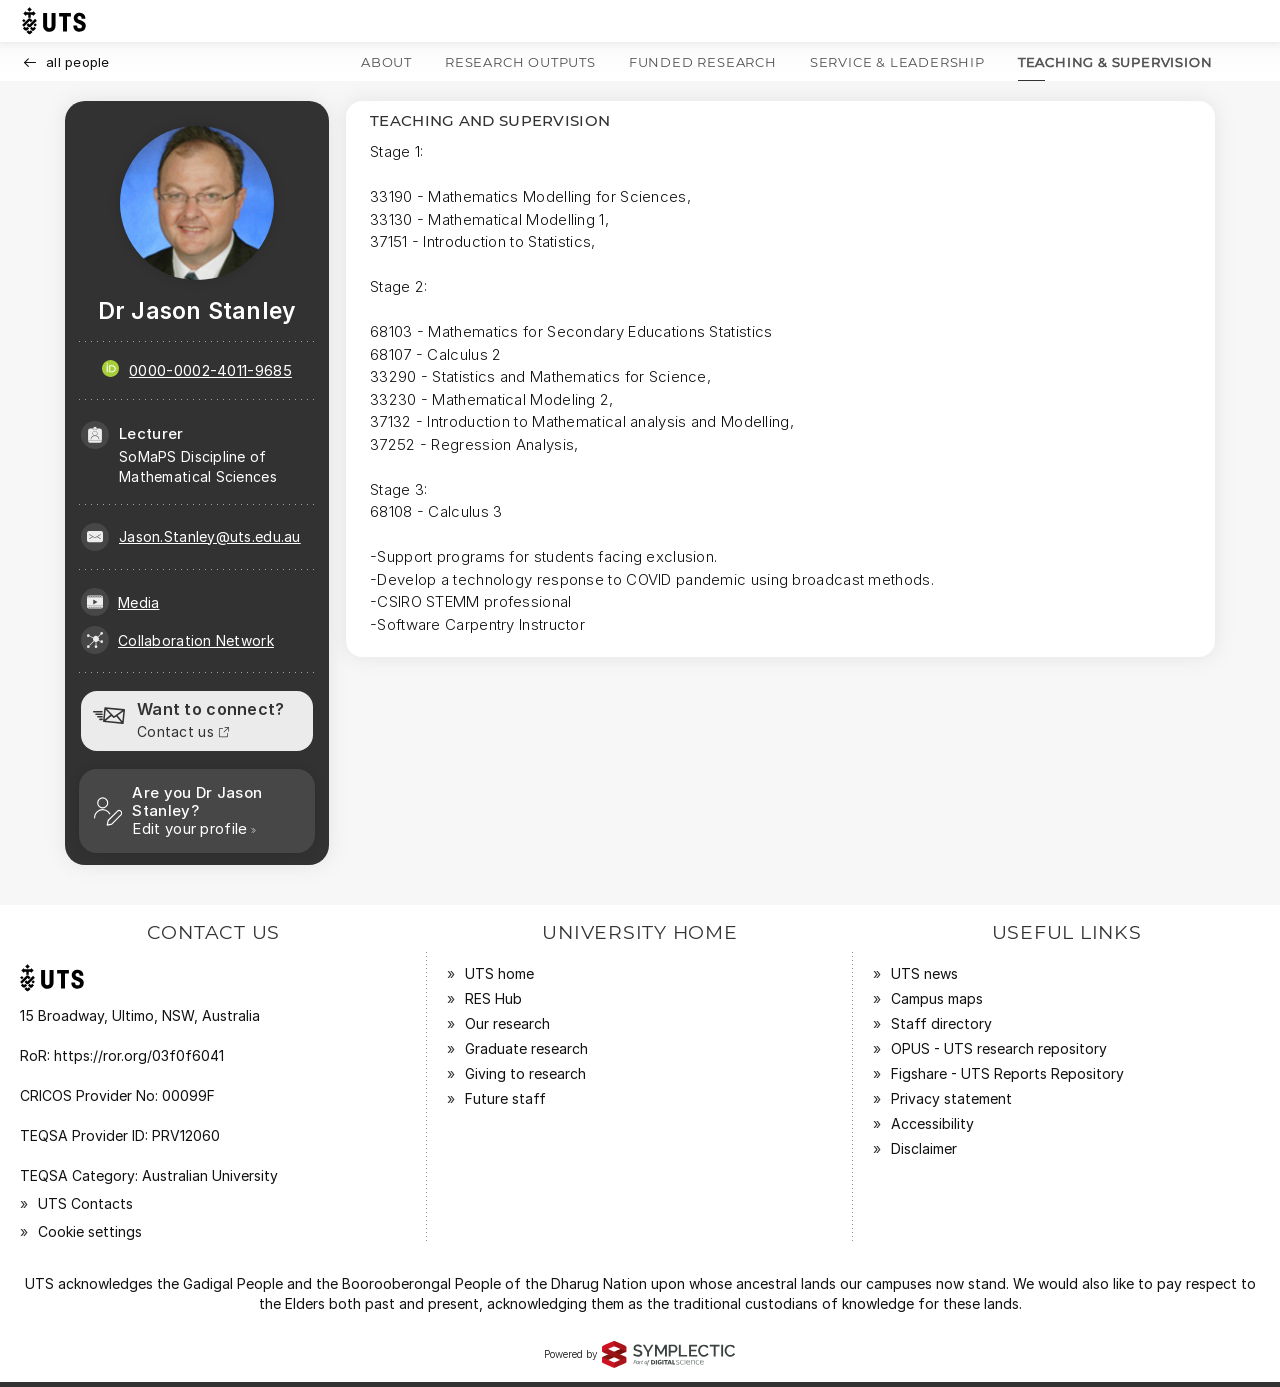
<file: teaching.html>
<!DOCTYPE html>
<html lang="en"><head>
<meta content="IE=edge" http-equiv="X-UA-Compatible"/>
<meta charset="utf-8"/>
<meta content="width=device-width, initial-scale=1.0, maximum-scale=5.0" name="viewport"/>
<meta content="#ffffff" name="theme-color"/>
<title>Dr Jason Stanley | Teaching &amp; supervision | University of Technology Sydney</title>
<link href="assets/profiles.uts.edu.au/css/app.css" rel="stylesheet" type="text/css"/>
<link href="assets/profiles.uts.edu.au/favicon.ico" rel="icon" type="image/x-icon"/>
<style type="text/css">.float-tooltip-kap {
  position: absolute;
  width: max-content; /* prevent shrinking near right edge */
  max-width: max(50%, 150px);
  padding: 3px 5px;
  border-radius: 3px;
  font: 12px sans-serif;
  color: #eee;
  background: rgba(0,0,0,0.6);
  pointer-events: none;
}
</style><style type="text/css">.force-graph-container canvas {
  display: block;
  user-select: none;
  outline: none;
  -webkit-tap-highlight-color: transparent;
}

.force-graph-container .clickable {
  cursor: pointer;
}

.force-graph-container .grabbable {
  cursor: move;
  cursor: grab;
  cursor: -moz-grab;
  cursor: -webkit-grab;
}

.force-graph-container .grabbable:active {
  cursor: grabbing;
  cursor: -moz-grabbing;
  cursor: -webkit-grabbing;
}
</style><meta content="View the University of Technology Sydney profile of Dr Jason Stanley. Including their research outputs, funded research, service &amp; leadership and teaching &amp; supervision." name="description"/></head>
<body class="darkMode" id="portalTarget" style="--logoHeight: 28px; --logoVerticalMargins: 7px; --homeBackgroundDesktopOverlayOpacity: 0.2; --homeBackgroundDesktopUrl: url(/branding/homeBackgroundDesktop); --homeBackgroundMobileUrl: url(/branding/homeBackgroundMobile); --searchBackgroundUrl: url(/branding/searchBackground); --colourPrimary: #323232; --colourPrimaryPair1Background: #ebebeb; --colourPrimaryPair1Foreground: #5b5b5b; --colourPrimaryPair2Background: #dcdcdc; --colourPrimaryPair2Foreground: #474747; --colourSecondary: #323232; --colourSecondaryPair1Background: #ebebeb; --colourSecondaryPair1Foreground: #5b5b5b; --colourSecondaryPair2Background: #dcdcdc; --colourSecondaryPair2Foreground: #474747;">
<!-- Hidden unsupported browser message, shown only by older browsers via nomodule script -->
<div id="non-supported-browser" style="display: none; text-align: center; padding: 50px; font-family: Arial, sans-serif;">
<h1 style="color: #d32f2f; margin-bottom: 20px;">Browser Not Supported</h1>
<p style="font-size: 18px; color: #333; margin-bottom: 20px;">
                Your browser (Internet Explorer or other legacy browser) is not supported by this application.
            </p>
</div>
<noscript>
<div style="text-align: center; padding: 50px; font-family: Arial, sans-serif;">
<h1 style="color: #d32f2f; margin-bottom: 20px;">JavaScript Required</h1>
<p style="font-size: 18px; color: #333; margin-bottom: 20px;">
                    This application requires JavaScript to function properly.
                </p>
<p style="font-size: 16px; color: #666;">
                    Please enable JavaScript in your browser settings and reload the page.
                </p>
</div>
</noscript>
<div id="app"><div class="GOA4PjZ4LYma0CxOii5M"><header><div class="aaXsjFTuN3rDkdBnQbkS XG50h0tM6on5cSRV13Z2"><a class="TfspKiJud6b0VoJgjPds cLFeeoiOBdaPjhLSO2GQ MiBBo0kwnY7eWTwlGHSd" data-discover="true" href="https://profiles.uts.edu.au/"><img alt="University of Technology Sydney homepage" class="VHdeaZMRY5tmBLLFYWER" src="[data-uri]"/></a></div></header><main><div class="E4DPzCHoRyIUL062CJ3w"><div class="kyVF6EevoBENyF3NpQ1a Sf2N9xeyjnUs1FZkdwP0"><div class="usnRQPC1gARDoLMn_1T2"><div class="MUeZHrPReKGYUBJkGGpr"><a class="z2FXMUtpfDOnfr1IoE_k nx0i4khzy8VW_P0F9s63 cLFeeoiOBdaPjhLSO2GQ MiBBo0kwnY7eWTwlGHSd" data-discover="true" href="https://profiles.uts.edu.au/search?by=text&amp;type=user"><svg aria-hidden="true" fill="currentColor" role="img" viewbox="0 0 8.744 6.631"><g fill="none" stroke="currentColor" stroke-linecap="round" stroke-linejoin="round" stroke-width=".8"><path d="M8.344 3.316H.4"></path><path d="M3.15 6.068L.4 3.316 3.15.568"></path></g></svg><span>All people</span></a></div><div class="NLkn61vDpBcvi_zOpNvI"><nav><ol class="Ss2252HAD4LPtQq85Ua7"><li><div class="vwd6qXgeXGtLiMmI8y6g"><a class="TLyx1scxHCWS7vKj_wgc VQNM82lM0sczGq51LFfm cLFeeoiOBdaPjhLSO2GQ MiBBo0kwnY7eWTwlGHSd" data-discover="true" data-qa="tab-about" href="index.html">ABOUT</a><div class="HQVJL9kNS9PouUBq8j0R"></div></div></li><li><div class="vwd6qXgeXGtLiMmI8y6g"><a class="TLyx1scxHCWS7vKj_wgc VQNM82lM0sczGq51LFfm cLFeeoiOBdaPjhLSO2GQ MiBBo0kwnY7eWTwlGHSd" data-discover="true" data-qa="tab-publications" href="publications.html">RESEARCH OUTPUTS</a><div class="HQVJL9kNS9PouUBq8j0R"></div></div></li><li><div class="vwd6qXgeXGtLiMmI8y6g"><a class="TLyx1scxHCWS7vKj_wgc VQNM82lM0sczGq51LFfm cLFeeoiOBdaPjhLSO2GQ MiBBo0kwnY7eWTwlGHSd" data-discover="true" data-qa="tab-grants" href="grants.html">FUNDED RESEARCH</a><div class="HQVJL9kNS9PouUBq8j0R"></div></div></li><li><div class="vwd6qXgeXGtLiMmI8y6g"><a class="TLyx1scxHCWS7vKj_wgc VQNM82lM0sczGq51LFfm cLFeeoiOBdaPjhLSO2GQ MiBBo0kwnY7eWTwlGHSd" data-discover="true" data-qa="tab-professional" href="professional.html">SERVICE &amp; LEADERSHIP</a><div class="HQVJL9kNS9PouUBq8j0R"></div></div></li><li><div class="vwd6qXgeXGtLiMmI8y6g KO3pppmpeRNxR3s31IAI"><div aria-current="page" class="TLyx1scxHCWS7vKj_wgc VQNM82lM0sczGq51LFfm KO3pppmpeRNxR3s31IAI" data-qa="tab-teaching">TEACHING &amp; SUPERVISION</div><div class="HQVJL9kNS9PouUBq8j0R"></div></div></li><li aria-hidden="true" class="rr9Wt5woEillAkASOQQA" id="more-button-«r5»"><div class="vwd6qXgeXGtLiMmI8y6g"><button aria-controls="«r6»" aria-expanded="false" aria-hidden="true" class="TLyx1scxHCWS7vKj_wgc fo9oQptklE6anOlRV4fn VQNM82lM0sczGq51LFfm" data-qa="tab-more" tabindex="-1" type="button">MORE<svg aria-hidden="true" class="yJVk0JF657vus9ettbv3" fill="none" viewbox="0 0 17 16"><path clip-rule="evenodd" d="M15.116 4.487a.5.5 0 0 1 0 .707l-6.192 6.192a.932.932 0 0 1-1.319 0L1.41 5.194a.5.5 0 1 1 .707-.707l6.148 6.145 6.145-6.145a.5.5 0 0 1 .707 0Z" fill="#111" fill-rule="evenodd"></path></svg></button><nav aria-label="Overflowing tabs" class="rwSOQLRxYi9jov37IQmQ X_yTbRI1qFCPskPP9bDC ZhmaXXqmG8mi2Hs3giRM" id="«r6»" style="--maxWidth: 280; --minWidth: 184;"></nav><div class="HQVJL9kNS9PouUBq8j0R"></div></div></li></ol></nav></div></div></div><div class="m2lKULUtnPkJelrk0sgw"><div class="TDoocaW4Qbp09CvjD7z1"><div class="UDzOdxQqNQ9QvmEzTX5s"><a class="z2FXMUtpfDOnfr1IoE_k nx0i4khzy8VW_P0F9s63 cLFeeoiOBdaPjhLSO2GQ MiBBo0kwnY7eWTwlGHSd" data-discover="true" href="https://profiles.uts.edu.au/search?by=text&amp;type=user"><svg aria-hidden="true" fill="currentColor" role="img" viewbox="0 0 8.744 6.631"><g fill="none" stroke="currentColor" stroke-linecap="round" stroke-linejoin="round" stroke-width=".8"><path d="M8.344 3.316H.4"></path><path d="M3.15 6.068L.4 3.316 3.15.568"></path></g></svg><span>All people</span></a></div><div class="M7Jv6VYFjp68j7TZwycX"><div class="Ng6EU4PUC5OQFoRMINhX" data-qa="heroDetailsContainer"><div class="xAaf6Izj2kw4ATlBghBf ZiGMmVHVJTbRoQZ8ulLA"><img alt="" src="assets/profiles.uts.edu.au/Jason.Stanley/thumbnail"/></div><div class="fXMp_ZmxCxBEJLg7q9y2"><h1 aria-describedby="headingDescription" class="O9CYQ3LEhteXx05NrDZ6">Dr Jason Stanley<span hidden="" id="headingDescription">Profile page</span></h1><div class="UDzOdxQqNQ9QvmEzTX5s"><p class="SYsKoD2PdFlQe45UxyjO">Lecturer</p><p class="WB4aebJfJuvkRBPthrU9">SoMaPS Discipline of Mathematical Sciences</p></div></div><div class="WwClPNxeEI3sB0M10awH UDzOdxQqNQ9QvmEzTX5s"><button aria-label="Show contact details" class="buX2D3YcCnB5EY52WhbP v6un5qGKeJzm8Geg9LdJ" data-qa="contactModalButton"><svg aria-hidden="true" role="img" viewbox="0 0 30 30"><g><path class="u3D_RjMKmn46IhqsKEnw" d="M15 30c8.28 0 15-6.72 15-15S23.28 0 15 0 0 6.72 0 15s6.72 15 15 15Z" fill="currentColor"></path><g class="bq3MObEP3OSlIUDAL6cv" fill="currentColor"><path d="M24.33 11.53c-.09-.23-.23-.44-.4-.6-.17-.17-.38-.31-.59-.4-.23-.1-.47-.15-.72-.15H10.83c.04.44.08.87.13 1.29v.08c0 .29-.09.57-.24.82-.16.25-.36.44-.56.56l-.24.15c-.28.18-.65.43-.88.56s0 .04 0 .04a9.927 9.927 0 0 0 3.55 5.76l.04.03c.21-.16.42-.3.65-.42l.23-.13c.07-.05.15-.1.24-.14.23-.12.49-.19.78-.21h.05c.29 0 .54.05.77.17h.03l.03.03c.45.28.92.58 1.36.88.41.28.84.57 1.26.83.04.03.1.06.16.1h4.42c.24 0 .49-.04.72-.15.22-.1.43-.23.59-.39.17-.17.31-.38.4-.61.1-.22.15-.46.15-.7v-6.69c0-.24-.05-.49-.15-.71Zm-1.81 2.09s-.03.06-.03.09c-.03.03-.05.04-.08.06l-5.22 3s-.02 0-.03.02H16.99c-.02-.02-.02 0-.03-.02l-5.22-3s-.08-.09-.1-.15c0-.06 0-.12.03-.17.03-.05.09-.09.15-.1.04-.03.1-.02.17 0l5.09 2.95 5.09-2.95s.06-.03.1-.03h.08s.06.03.09.04c.03.02.05.04.06.06.03.03.03.06.03.1v.09Zm-7.93 5.79h-.03c-.18 0-.37.06-.51.15-.06.03-.11.06-.17.1l-.26.15c-.23.13-.44.27-.65.44-.13.07-.27.12-.39.12-.14 0-.26-.06-.36-.23-1.94-1.53-3.28-3.7-3.78-6.12-.04-.07-.05-.14-.06-.21 0-.07 0-.15.04-.22.03-.07.06-.13.12-.17.05-.06.11-.1.18-.11.3-.17.85-.54 1.09-.7.16-.09.28-.22.38-.37.09-.15.13-.32.13-.5-.04-.44-.09-.89-.14-1.35-.48 0-.94.22-1.28.55-.34.35-.55.82-.55 1.31v6.69c0 .48.21.95.55 1.31.35.33.82.54 1.31.54h6.81c-.65-.43-1.28-.87-1.94-1.27-.16-.07-.33-.1-.5-.1Z"></path><path d="m18.38 22.27-.18.9c-.2.82-1.4 1.72-3.11 1.72-.47 0-.99-.07-1.53-.24-4.2-1.24-9.31-9.59-8.5-13.95.44-2.28 2.09-3.46 3.14-3.46.1 0 .19.02.27.03l.95.18c.48.16.54.63.6 1.16.06.57.12 1.17.17 1.76.05.46.1.92.14 1.35 0 .17-.04.35-.13.5-.1.15-.22.28-.38.37-.24.16-.79.52-1.09.7-.07.02-.13.05-.18.11-.06.04-.1.1-.12.17a.57.57 0 0 0-.04.22c0 .07.02.14.06.21.5 2.42 1.83 4.59 3.78 6.12.1.17.22.23.36.23.12 0 .26-.05.39-.12.21-.17.42-.31.65-.44l.26-.15c.05-.03.1-.07.17-.1.15-.09.33-.14.51-.15h.03c.17 0 .34.03.5.1.65.4 1.29.85 1.94 1.27.23.15.44.29.67.43.47.31.78.57.69 1.06Z"></path></g></g></svg></button></div><div class="JBOJf3GEI_Qe1HD4DsTY Sf2N9xeyjnUs1FZkdwP0"><div class="c7UrCMUAK_5keGdzb_Wf"></div><div class="f2wWbXwK3NuRJpGUXsSc uKD_MYyX2zAbEe7_NU7G"><div class="iNGqej_HOsif5huHnynG NGUsb3m8vKMwjBJS2aNx oAEF71kVH8aZWRozt3RU" data-qa="sidebar orcid"><svg aria-hidden="true" class="zBX45UnkD0EwVZXMfSWr sAc9LHReqhSFVRS3UVnb" role="img" version="1.1" viewbox="0 0 256 256" x="0" y="0"><path d="M256 128c0 70.7-57.3 128-128 128S0 198.7 0 128 57.3 0 128 0s128 57.3 128 128z" fill="#a6ce39"></path><path d="M86.3 186.2H70.9V79.1h15.4v107.1zM108.9 79.1h41.6c39.6 0 57 28.3 57 53.6 0 27.5-21.5 53.6-56.8 53.6h-41.8V79.1zm15.4 93.3h24.5c34.9 0 42.9-26.5 42.9-39.7C191.7 111.2 178 93 148 93h-23.7v79.4zM88.7 56.8c0 5.5-4.5 10.1-10.1 10.1s-10.1-4.6-10.1-10.1c0-5.6 4.5-10.1 10.1-10.1s10.1 4.6 10.1 10.1z" fill="#fff"></path></svg><div class="MlmGj9MVWXAzhC52y8pb Q3_rGF9HxM0VeJ3JMzdW"><span class="xDWVNZLdDCfm5tJe9hl7">Orcid identifier</span><a class="cLFeeoiOBdaPjhLSO2GQ W7V5aJOMXNr7jlvGdWRz NarVxhcZDxK8fqysok6T" href="https://orcid.org/0000-0002-4011-9685">0000-0002-4011-9685</a></div></div></div><div class="c7UrCMUAK_5keGdzb_Wf"></div><ul aria-label="Positions" class="f2wWbXwK3NuRJpGUXsSc"><li class="mUrA9ulWqwJYK93rs1LA oj3FdPARsG4BMMhMG99o"><div class="iNGqej_HOsif5huHnynG oAEF71kVH8aZWRozt3RU" data-qa="sidebar positionAndDepartment"><svg aria-hidden="true" class="zBX45UnkD0EwVZXMfSWr B6amnY7ZsXKLXeuXHIXO" fill="none" role="img" stroke-width="0.4" viewbox="0 0 28 28 "><g transform="translate(-1205.601 -533.63)"><circle class="u3D_RjMKmn46IhqsKEnw" cx="14" cy="14" fill="currentColor" r="14" transform="translate(1205.601 533.63)"></circle><path class="bq3MObEP3OSlIUDAL6cv" d="M1217.876,541.729v-.5h3.446v.5a.414.414,0,0,1-.413.412h-2.62A.414.414,0,0,1,1217.876,541.729Z" fill="currentColor"></path><path class="bq3MObEP3OSlIUDAL6cv" d="M1217.542,546.547a2.113,2.113,0,1,1,1.574,1.574A2.117,2.117,0,0,1,1217.542,546.547Z" fill="currentColor"></path><path class="bq3MObEP3OSlIUDAL6cv" d="M1212.689,553.321a2.061,2.061,0,0,0,2.063,2.063h9.7a2.063,2.063,0,0,0,2.064-2.063v-.066h-13.825Zm11.761-12.092h-2.715v.5a.826.826,0,0,1-.826.825h-2.62a.829.829,0,0,1-.826-.825v-.5h-2.711a2.062,2.062,0,0,0-2.063,2.064v9.756h13.825v-9.756A2.064,2.064,0,0,0,1224.45,541.229Zm-.792,10.858h-.008a.206.206,0,0,1-.207-.2c-.078-2.167-1.985-3.132-3.846-3.132-1.845,0-3.751.961-3.842,3.107a.212.212,0,0,1-.215.2.21.21,0,0,1-.2-.214,3.618,3.618,0,0,1,3.288-3.425.015.015,0,0,0,0-.029,2.526,2.526,0,1,1,1.928,0,.015.015,0,0,0,0,.029,3.614,3.614,0,0,1,3.292,3.454A.206.206,0,0,1,1223.658,552.087Z" fill="currentColor"></path><path class="bq3MObEP3OSlIUDAL6cv" d="M1219.6,539.384a1.7,1.7,0,0,0-1.725,1.676v.669a.414.414,0,0,0,.413.412h2.62a.414.414,0,0,0,.413-.412v-.669A1.7,1.7,0,0,0,1219.6,539.384Zm0,.933a.443.443,0,1,1-.446.446A.443.443,0,0,1,1219.6,540.317Z" fill="currentColor"></path></g></svg><div class="MlmGj9MVWXAzhC52y8pb Q3_rGF9HxM0VeJ3JMzdW QzDcOIncZC7o3aOH9WAl"><div class="jL8p1LiqBUoxXQ1yYYdU">Lecturer</div><div class="EY1QLLUkMC3yEzw4h27o">SoMaPS Discipline of Mathematical Sciences</div></div></div></li></ul><div class="c7UrCMUAK_5keGdzb_Wf"></div><div class="GgHb3XFmzbVir08XPX6v Z6UuE7cWIGv3oY8J7pGy dwpiddIY9GNJXyBWSGFG"><ul aria-label="Email addresses" class="rFvtYkbV6LhWk9dzMHtz"><li class="iNGqej_HOsif5huHnynG" data-qa="sidebar emailAddress"><svg aria-hidden="true" class="zBX45UnkD0EwVZXMfSWr B6amnY7ZsXKLXeuXHIXO" role="img" viewbox="0 0 28 28"><g transform="translate(-28 -89)"><circle class="u3D_RjMKmn46IhqsKEnw" cx="14" cy="14" fill="currentColor" r="14" transform="translate(28 89)"></circle><path class="bq3MObEP3OSlIUDAL6cv" d="M885.66,500.21h-12a2,2,0,0,0-2,2v7.21a2,2,0,0,0,2,2h12a1.993,1.993,0,0,0,2-2v-7.21A1.993,1.993,0,0,0,885.66,500.21Zm-8.47,6.25-3.03,1.75a.244.244,0,0,1-.34-.09.277.277,0,0,1-.03-.13.247.247,0,0,1,.12-.21l3.03-1.75a.247.247,0,0,1,.34.09.277.277,0,0,1,.03.13A.247.247,0,0,1,877.19,506.46Zm2.56.65a.248.248,0,0,1-.09.01.276.276,0,0,1-.09-.01c-.01-.01-.02,0-.03-.01l-5.63-3.25a.249.249,0,0,1,.25-.43l5.5,3.18,5.51-3.18a.249.249,0,1,1,.25.43l-5.63,3.25C879.78,507.11,879.76,507.1,879.75,507.11Zm5.76,1.01a.247.247,0,0,1-.34.09l-3.03-1.75a.261.261,0,0,1-.13-.22.267.267,0,0,1,.03-.12.258.258,0,0,1,.35-.09l3.03,1.75a.247.247,0,0,1,.12.21A.277.277,0,0,1,885.51,508.12Z" fill="currentColor" stroke="none" transform="translate(-837.66 -403.21)"></path></g></svg><div class="MlmGj9MVWXAzhC52y8pb Q3_rGF9HxM0VeJ3JMzdW WaRiURlVUCmJ935t2KU7 QzDcOIncZC7o3aOH9WAl"><a class="ky_fNrmf_WuWXkkymYcI RifWViZFAXwGVGjWMhpZ cLFeeoiOBdaPjhLSO2GQ W7V5aJOMXNr7jlvGdWRz NarVxhcZDxK8fqysok6T" href="mailto:Jason.Stanley@uts.edu.au">Jason.Stanley@uts.edu.au</a></div></li></ul></div><div class="c7UrCMUAK_5keGdzb_Wf"></div><div class="U0we5fysDMJbVWAyGKV3 f2wWbXwK3NuRJpGUXsSc"><button aria-label="media (opens in a modal)" class="NlCwFw6HVWggUWHBU0yb Q8BBHu6WWmOFcUINhu8A YVnEwcQOVHConVxf8iLB"><svg aria-hidden="true" class="mCmgks_hnXBn6qDBiyPz" role="img" viewbox="0 0 28 28"><g transform="translate(-28 -155)"><g class="u3D_RjMKmn46IhqsKEnw" fill="currentColor" stroke="currentColor" transform="translate(28 155)"><circle cx="14" cy="14" r="14" stroke="none"></circle></g><g class="bq3MObEP3OSlIUDAL6cv" fill="currentColor" stroke="none" transform="translate(-858.565 -298.12)"><path d="M906.58,460.51h-12a2,2,0,0,0-2,2v.37h16v-.37A2.006,2.006,0,0,0,906.58,460.51ZM895.3,462.1a.09.09,0,0,1-.09.09h-.81a.1.1,0,0,1-.1-.09v-.82a.1.1,0,0,1,.1-.09h.81a.09.09,0,0,1,.09.09Zm1.93,0a.092.092,0,0,1-.1.09h-.81a.09.09,0,0,1-.09-.09v-.82a.09.09,0,0,1,.09-.09h.81a.092.092,0,0,1,.1.09Zm1.92,0a.09.09,0,0,1-.09.09h-.81a.1.1,0,0,1-.1-.09v-.82a.1.1,0,0,1,.1-.09h.81a.09.09,0,0,1,.09.09Zm1.93,0a.092.092,0,0,1-.1.09h-.81a.09.09,0,0,1-.09-.09v-.82a.09.09,0,0,1,.09-.09h.81a.092.092,0,0,1,.1.09Zm1.92,0a.09.09,0,0,1-.09.09h-.81a.092.092,0,0,1-.1-.09v-.82a.092.092,0,0,1,.1-.09h.81a.09.09,0,0,1,.09.09Zm1.93,0a.1.1,0,0,1-.1.09h-.81a.09.09,0,0,1-.09-.09v-.82a.09.09,0,0,1,.09-.09h.81a.1.1,0,0,1,.1.09Zm1.92,0a.09.09,0,0,1-.09.09h-.81a.092.092,0,0,1-.1-.09v-.82a.092.092,0,0,1,.1-.09h.81a.09.09,0,0,1,.09.09Z"></path><path d="M892.55,463.18v7.69h16v-7.69Zm10.2,4.09a.255.255,0,0,1-.11.12l-3.38,1.93a.3.3,0,0,1-.42-.11.282.282,0,0,1-.04-.15v-3.88a.308.308,0,0,1,.46-.26l3.38,1.93A.3.3,0,0,1,902.75,467.27Zm-10.2,3.9v.56a2,2,0,0,0,2,2h12a2.006,2.006,0,0,0,2-2v-.56Zm2.75,1.68a.1.1,0,0,1-.09.1h-.81a.108.108,0,0,1-.1-.1v-.81a.1.1,0,0,1,.1-.09h.81a.09.09,0,0,1,.09.09Zm1.93,0a.1.1,0,0,1-.1.1h-.81a.1.1,0,0,1-.09-.1v-.81a.09.09,0,0,1,.09-.09h.81a.092.092,0,0,1,.1.09Zm1.92,0a.1.1,0,0,1-.09.1h-.81a.108.108,0,0,1-.1-.1v-.81a.1.1,0,0,1,.1-.09h.81a.09.09,0,0,1,.09.09Zm1.93,0a.1.1,0,0,1-.1.1h-.81a.1.1,0,0,1-.09-.1v-.81a.09.09,0,0,1,.09-.09h.81a.092.092,0,0,1,.1.09Zm1.92,0a.1.1,0,0,1-.09.1h-.81a.1.1,0,0,1-.1-.1v-.81a.092.092,0,0,1,.1-.09h.81a.09.09,0,0,1,.09.09Zm1.93,0a.108.108,0,0,1-.1.1h-.81a.1.1,0,0,1-.09-.1v-.81a.09.09,0,0,1,.09-.09h.81a.1.1,0,0,1,.1.09Zm1.92,0a.1.1,0,0,1-.09.1h-.81a.1.1,0,0,1-.1-.1v-.81a.092.092,0,0,1,.1-.09h.81a.09.09,0,0,1,.09.09Z"></path></g></g></svg><span class="xTlZpC_tGhawh5FLsThg">Media</span></button><button aria-label="Collaboration network (opens in a modal)" class="gHnO8jr1leWTk7omh5JQ Q8BBHu6WWmOFcUINhu8A cD0Zkt1NT3mpZH6pO21C"><svg aria-hidden="true" class="zflOggphBh01FVRJ5Hsh" role="img" viewbox="0 0 28 28"><g transform="translate(-28 -188)"><g class="u3D_RjMKmn46IhqsKEnw" fill="currentColor" stroke="currentColor" transform="translate(28 188)"><circle cx="14" cy="14" r="14" stroke="none"></circle></g><g class="bq3MObEP3OSlIUDAL6cv" fill="currentColor" stroke="none" transform="translate(-698.324 -239.724)"><circle cx="1.334" cy="1.334" r="1.334" transform="translate(732.322 447.039)"></circle><path d="M748.137,435.743a1.322,1.322,0,0,1-1.81.47l-2.65,2.65a2.965,2.965,0,0,1,.41,3.04l1.53.64a1.463,1.463,0,0,0-.24.62l-1.63-.67a3.012,3.012,0,0,1-2.07,1.21v3.39a1.328,1.328,0,0,1,0,2.57,1.328,1.328,0,1,1-.67-2.57V443.7a3.067,3.067,0,0,1-1.53-.64l-4.46,4.46a1.409,1.409,0,0,0-.47-.47l4.46-4.46a2.953,2.953,0,0,1-.53-2.73l-3.53-1.52a1.327,1.327,0,0,0,.3-.59l3.49,1.49a3.5,3.5,0,0,1,.27-.4,2.987,2.987,0,0,1,4.2-.45l2.65-2.65a1.326,1.326,0,1,1,2.28,0Z"></path><circle cx="1.334" cy="1.334" r="1.334" transform="translate(732.322 436.026)"></circle><circle cx="1.334" cy="1.334" r="1.334" transform="translate(745.657 442.083)"></circle></g></g></svg><span class="IBSp8FvbdHGn35FSRT1A">Collaboration Network</span></button></div><div class="c7UrCMUAK_5keGdzb_Wf"></div><div class="f2wWbXwK3NuRJpGUXsSc"><a class="lPansDO_uvBUZVLuxXlG cLFeeoiOBdaPjhLSO2GQ" data-qa="sidebarContactButton" href="https://www.uts.edu.au/contact-us#:~:text=Industry%20and%20business%20opportunities" rel="external noopener" target="_blank"><svg aria-hidden="true" class="bQDiQKEsj5_lpTQywRIt" role="img" viewbox="0 0 32 29"><path d="M30.589 23.013a.86.86 0 0 0 .047-.114c.003-.008.008-.015.01-.024a.79.79 0 0 0 .03-.15L32 9.438v-.041a.632.632 0 0 0 0-.084c-.001-.022-.005-.044-.008-.066a.849.849 0 0 0-.016-.08.947.947 0 0 0-.022-.066c-.009-.024-.018-.048-.03-.072-.011-.023-.025-.046-.039-.068-.008-.014-.014-.028-.023-.041-.005-.008-.012-.013-.017-.02-.006-.007-.01-.015-.015-.022-.01-.014-.024-.024-.035-.036-.018-.02-.036-.038-.055-.055-.018-.015-.036-.029-.055-.042a.741.741 0 0 0-.067-.045l-.06-.03a.77.77 0 0 0-.074-.03c-.023-.008-.046-.013-.069-.018-.025-.006-.05-.012-.075-.015l-.026-.005L12.2 6.699h-.077a.757.757 0 0 0-.245.04l-.046.02a.749.749 0 0 0-.215.133c-.005.005-.012.006-.018.011-.006.006-.008.015-.015.021a.757.757 0 0 0-.221.46l-1.323 13.29a.77.77 0 0 0 0 .15c.001.016.007.033.01.05.005.032.01.065.019.096.006.02.016.04.023.06.011.026.02.053.033.078a.75.75 0 0 0 .2.24c.017.014.035.024.053.036.027.017.053.035.082.05l.065.027a.771.771 0 0 0 .154.042c.016.003.03.008.047.01l19.113 1.902a.773.773 0 0 0 .331-.04.767.767 0 0 0 .337-.237c.021-.026.038-.053.054-.081l.029-.044ZM12.719 9.21l4.773 5.073-5.747 4.704.973-9.777Zm8.232 6.516-6.87-7.301 15.045 1.498-8.175 5.803Zm-2.407-.324 1.75 1.86c.01.012.025.021.037.032a.693.693 0 0 0 .142.104l.053.03c.036.016.074.03.112.04.015.005.03.011.047.015a.8.8 0 0 0 .166.019.757.757 0 0 0 .254-.047c.028-.01.052-.027.079-.04.037-.018.075-.03.11-.054l2.082-1.479 4.774 5.826-15.434-1.536 5.828-4.77Zm6.083-.409 5.68-4.032-.972 9.778-4.708-5.746ZM9.06 10.463H.766a.765.765 0 1 0 0 1.531H9.06a.765.765 0 1 0 0-1.53ZM9.06 13.015H2.999a.765.765 0 1 0 0 1.531h6.06a.765.765 0 1 0 0-1.53ZM9.06 15.567H4.913a.766.766 0 1 0 0 1.531H9.06a.766.766 0 1 0 0-1.53ZM9.06 18.12H6.986a.766.766 0 1 0 0 1.53H9.06a.766.766 0 1 0 0-1.53Z" fill="currentColor"></path></svg><div class="Mpxj8oxUkCtgWyffd1Kg"><div class="ASBxKs3AWeSjGG5LlDC_">Want to connect?</div><div class="cz9a2b2tLI4m1pdkPL7d">Contact us <svg aria-hidden="true" class="jWHf3ktcN80QyuSyNHLA XiySy5dQwZQUE3YCpXFM" role="img" viewbox="0 0 24 25"><path clip-rule="evenodd" d="M4.03 5.82C3.465 5.82 3 6.284 3 6.85v13.818c0 .566.465 1.03 1.03 1.03h13.81c.565 0 1.03-.464 1.03-1.03v-5.333a.75.75 0 0 1 1.5 0v5.333a2.534 2.534 0 0 1-2.53 2.53H4.03a2.534 2.534 0 0 1-2.53-2.53V6.85a2.534 2.534 0 0 1 2.53-2.53h5.33a.75.75 0 0 1 0 1.5H4.03ZM13.01 2.948a.75.75 0 0 1 .75-.75h6.99c.965 0 1.75.787 1.75 1.751v6.994a.75.75 0 0 1-1.5 0V3.949a.253.253 0 0 0-.25-.25h-6.99a.75.75 0 0 1-.75-.75Z" fill="currentColor" fill-rule="evenodd"></path><path clip-rule="evenodd" d="M21.98 2.708a.75.75 0 0 1 0 1.06l-9.46 9.465a.75.75 0 0 1-1.06-1.06l9.46-9.465a.75.75 0 0 1 1.06 0Z" fill="currentColor" fill-rule="evenodd"></path></svg></div></div></a></div></div></div><div class="Sf2N9xeyjnUs1FZkdwP0"><a aria-label="Are you Dr Jason Stanley? Edit your profile" class="vEII0xlFbkkp9k_SvQKN cLFeeoiOBdaPjhLSO2GQ NarVxhcZDxK8fqysok6T" href="https://elements.uts.edu.au/userprofile.html?uid=11340" rel="external noopener" target="_blank"><svg aria-hidden="true" fill="none" role="img" stroke="currentColor" viewbox="0 0 36.243 35.999"><g stroke-linecap="round" stroke-linejoin="round" stroke-width="1.5px" transform="translate(-103.889 87.321)"><circle cx="6.325" cy="6.325" r="6.325" transform="translate(108.664 -86.571)"></circle><path d="M138.189-64.922l-11.7,11.7-5.75,1.15,1.15-5.75,11.7-11.7a3.245,3.245,0,0,1,4.588,0h0l.012.014a3.24,3.24,0,0,1,0,4.582Z"></path><path d="M123.94-66.379a10.318,10.318,0,0,0-14.059-3.907,10.317,10.317,0,0,0-5.242,9.015"></path></g></svg><div aria-hidden="true" class="RKcN0I70AzFcNJBGENLB"><div class="asxX3vHGZkHkhxoj1hef">Are you Dr Jason Stanley?</div><div class="GdSjh2B_zs7DolMicmpP"><span>Edit your profile</span><svg aria-hidden="true" fill="none" role="img" stroke="currentColor" stroke-linecap="round" stroke-linejoin="round" viewbox="0 0 8.072 9.414"><path d="M.704.707l3.77 3.765a.333.333 0 010 .472L.704 8.707"></path><path d="M3.704.707l3.77 3.765a.333.333 0 010 .472l-3.77 3.763"></path></svg></div></div></a></div></div></div><div class="EfZ0HD0fzRIqJZKz5CyC"><div class="UDzOdxQqNQ9QvmEzTX5s"><div class="NLkn61vDpBcvi_zOpNvI"><nav><ol class="Ss2252HAD4LPtQq85Ua7"><li><div class="vwd6qXgeXGtLiMmI8y6g"><a class="TLyx1scxHCWS7vKj_wgc VQNM82lM0sczGq51LFfm cLFeeoiOBdaPjhLSO2GQ MiBBo0kwnY7eWTwlGHSd" data-discover="true" data-qa="tab-about" href="index.html">ABOUT</a><div class="HQVJL9kNS9PouUBq8j0R"></div></div></li><li><div class="vwd6qXgeXGtLiMmI8y6g"><a class="TLyx1scxHCWS7vKj_wgc VQNM82lM0sczGq51LFfm cLFeeoiOBdaPjhLSO2GQ MiBBo0kwnY7eWTwlGHSd" data-discover="true" data-qa="tab-publications" href="publications.html">RESEARCH OUTPUTS</a><div class="HQVJL9kNS9PouUBq8j0R"></div></div></li><li><div class="vwd6qXgeXGtLiMmI8y6g"><a class="TLyx1scxHCWS7vKj_wgc VQNM82lM0sczGq51LFfm cLFeeoiOBdaPjhLSO2GQ MiBBo0kwnY7eWTwlGHSd" data-discover="true" data-qa="tab-grants" href="grants.html">FUNDED RESEARCH</a><div class="HQVJL9kNS9PouUBq8j0R"></div></div></li><li><div class="vwd6qXgeXGtLiMmI8y6g"><a class="TLyx1scxHCWS7vKj_wgc VQNM82lM0sczGq51LFfm cLFeeoiOBdaPjhLSO2GQ MiBBo0kwnY7eWTwlGHSd" data-discover="true" data-qa="tab-professional" href="professional.html">SERVICE &amp; LEADERSHIP</a><div class="HQVJL9kNS9PouUBq8j0R"></div></div></li><li><div class="vwd6qXgeXGtLiMmI8y6g KO3pppmpeRNxR3s31IAI"><div aria-current="page" class="TLyx1scxHCWS7vKj_wgc VQNM82lM0sczGq51LFfm KO3pppmpeRNxR3s31IAI" data-qa="tab-teaching">TEACHING &amp; SUPERVISION</div><div class="HQVJL9kNS9PouUBq8j0R"></div></div></li><li aria-hidden="true" class="rr9Wt5woEillAkASOQQA" id="more-button-«rb»"><div class="vwd6qXgeXGtLiMmI8y6g"><button aria-controls="«rc»" aria-expanded="false" aria-hidden="true" class="TLyx1scxHCWS7vKj_wgc fo9oQptklE6anOlRV4fn VQNM82lM0sczGq51LFfm" data-qa="tab-more" tabindex="-1" type="button">MORE<svg aria-hidden="true" class="yJVk0JF657vus9ettbv3" fill="none" viewbox="0 0 17 16"><path clip-rule="evenodd" d="M15.116 4.487a.5.5 0 0 1 0 .707l-6.192 6.192a.932.932 0 0 1-1.319 0L1.41 5.194a.5.5 0 1 1 .707-.707l6.148 6.145 6.145-6.145a.5.5 0 0 1 .707 0Z" fill="#111" fill-rule="evenodd"></path></svg></button><nav aria-label="Overflowing tabs" class="rwSOQLRxYi9jov37IQmQ mJm5G0E9VHlFzRytFb7Q ZhmaXXqmG8mi2Hs3giRM" id="«rc»" style="--maxWidth: 280; --minWidth: 184;"></nav><div class="HQVJL9kNS9PouUBq8j0R"></div></div></li></ol></nav></div></div><div class="mQBfQBG2F5JMmoe0dyiS"><div class="cEA2OFK8mdFivSVF68sF"><div class="NRLRivZfPrNhThpifkfI Q49P_MOoIHNHOEykFzJR ehGJMmzh75jdVQbBITQX WyKTWJZmhi7yzJBwyK6I" data-qa="whitebox summaryWhiteBox"><div class="tnNATuybeyhrXecNZSIh"><h2 class="UuLF_Zw2kID6LEajQs7w" data-qa="whiteBoxHeaderText">TEACHING AND SUPERVISION</h2><div class="bQrfQfsXc0RkG7axAVGo"></div></div><div class="fZYSj6CFwgk7LmOnImAE"><div class="gnB0iOMtkvbpCBVtHjNU">Stage 1:<br/><br/>33190 - Mathematics Modelling for Sciences,                          <br/>33130 - Mathematical Modelling 1,                                             <br/>37151  - Introduction to Statistics,                                                <br/><br/>Stage 2:<br/><br/>68103 - Mathematics for Secondary Educations Statistics<br/>68107 - Calculus 2<br/>33290 - Statistics and Mathematics for Science,                              <br/>33230 - Mathematical Modeling 2,                                                      <br/>37132  - Introduction to Mathematical analysis and Modelling,         <br/>37252 - Regression Analysis,     <br/><br/>Stage 3:<br/>68108 - Calculus 3<br/><br/>-Support programs for students facing exclusion.<br/>-Develop a technology response to COVID pandemic using broadcast methods.    <br/>-CSIRO STEMM professional<br/>-Software Carpentry Instructor</div></div></div></div></div></div></div></div></main><footer><div class="fx75TfRWAuX6jJELPeqq"><div class="uoo_nsyaE53N6bkVmOo4"><div class="hdTOUVTPwtFr1D7sl524" data-qa="section1"><h2 aria-hidden="true">CONTACT US</h2><h2 class="GItX7e9Mz4A5jP3tDp3Y">Contact us</h2><div class="Qopp0_W7JQMAjCZcJRvZ"><div class="eq7UMn5fLwjpUugkjRNM"><div><img alt="University of Technology Sydney logo" class="wyp78x0VLJE8SxmjCOMg" src="[data-uri]"/><p class="ifoih_9jxrGkMC6Ke29H" data-qa="address">15 Broadway, Ultimo, NSW, Australia

RoR: https://ror.org/03f0f6041

CRICOS Provider No: 00099F

TEQSA Provider ID: PRV12060

TEQSA Category: Australian University</p><p class="LaFXng7TTABpKKMLM_xg"><a class="bt99h3N_gBJEAJyTpJYE cLFeeoiOBdaPjhLSO2GQ NarVxhcZDxK8fqysok6T" href="https://www.uts.edu.au/contact-us" rel="external noopener" target="_blank"><span aria-hidden="true" class="F7q_Ee5Pv92mgL9HU0rP">»</span><span data-qa="itemValue contactUs">UTS Contacts</span></a></p><p class="LaFXng7TTABpKKMLM_xg"><a class="bt99h3N_gBJEAJyTpJYE cLFeeoiOBdaPjhLSO2GQ NarVxhcZDxK8fqysok6T" data-discover="true" href="https://profiles.uts.edu.au/cookiesettings"><span aria-hidden="true" class="F7q_Ee5Pv92mgL9HU0rP">»</span><span data-qa="itemValue cookie-settings-page-link">Cookie settings</span></a></p></div></div><div class="YIb2L7MrSl6uVlXl0yu1"></div></div></div><div class="hdTOUVTPwtFr1D7sl524" data-qa="section2"><h2 aria-hidden="true">UNIVERSITY HOME</h2><h2 class="GItX7e9Mz4A5jP3tDp3Y">UNIVERSITY HOME</h2><div class="Qopp0_W7JQMAjCZcJRvZ"><div class="eq7UMn5fLwjpUugkjRNM"><ul><li data-qa="item 1" role="listitem"><a class="bt99h3N_gBJEAJyTpJYE cLFeeoiOBdaPjhLSO2GQ NarVxhcZDxK8fqysok6T" href="https://www.uts.edu.au" rel="external noopener" target="_blank"><span aria-hidden="true" class="F7q_Ee5Pv92mgL9HU0rP">»</span><span data-qa="itemValue">UTS home</span></a></li><li data-qa="item 2" role="listitem"><a class="bt99h3N_gBJEAJyTpJYE cLFeeoiOBdaPjhLSO2GQ NarVxhcZDxK8fqysok6T" href="https://reshub.uts.edu.au/" rel="external noopener" target="_blank"><span aria-hidden="true" class="F7q_Ee5Pv92mgL9HU0rP">»</span><span data-qa="itemValue">RES Hub</span></a></li><li data-qa="item 3" role="listitem"><a class="bt99h3N_gBJEAJyTpJYE cLFeeoiOBdaPjhLSO2GQ NarVxhcZDxK8fqysok6T" href="https://www.uts.edu.au/research-and-teaching/our-research" rel="external noopener" target="_blank"><span aria-hidden="true" class="F7q_Ee5Pv92mgL9HU0rP">»</span><span data-qa="itemValue">Our research</span></a></li><li data-qa="item 4" role="listitem"><a class="bt99h3N_gBJEAJyTpJYE cLFeeoiOBdaPjhLSO2GQ NarVxhcZDxK8fqysok6T" href="https://www.uts.edu.au/research-and-teaching/research-degrees" rel="external noopener" target="_blank"><span aria-hidden="true" class="F7q_Ee5Pv92mgL9HU0rP">»</span><span data-qa="itemValue">Graduate research</span></a></li><li data-qa="item 5" role="listitem"><a class="bt99h3N_gBJEAJyTpJYE cLFeeoiOBdaPjhLSO2GQ NarVxhcZDxK8fqysok6T" href="https://www.giving.uts.edu.au/" rel="external noopener" target="_blank"><span aria-hidden="true" class="F7q_Ee5Pv92mgL9HU0rP">»</span><span data-qa="itemValue">Giving to research</span></a></li><li data-qa="item 6" role="listitem"><a class="bt99h3N_gBJEAJyTpJYE cLFeeoiOBdaPjhLSO2GQ NarVxhcZDxK8fqysok6T" href="https://www.uts.edu.au/staff/jobs-uts/working-uts" rel="external noopener" target="_blank"><span aria-hidden="true" class="F7q_Ee5Pv92mgL9HU0rP">»</span><span data-qa="itemValue">Future staff</span></a></li></ul></div><div class="YIb2L7MrSl6uVlXl0yu1"></div></div></div><div class="hdTOUVTPwtFr1D7sl524" data-qa="section3"><h2 aria-hidden="true">USEFUL LINKS</h2><h2 class="GItX7e9Mz4A5jP3tDp3Y">USEFUL LINKS</h2><div class="Qopp0_W7JQMAjCZcJRvZ"><div class="eq7UMn5fLwjpUugkjRNM"><ul><li data-qa="item 1" role="listitem"><a class="bt99h3N_gBJEAJyTpJYE cLFeeoiOBdaPjhLSO2GQ NarVxhcZDxK8fqysok6T" href="https://www.uts.edu.au/news" rel="external noopener" target="_blank"><span aria-hidden="true" class="F7q_Ee5Pv92mgL9HU0rP">»</span><span data-qa="itemValue">UTS news</span></a></li><li data-qa="item 2" role="listitem"><a class="bt99h3N_gBJEAJyTpJYE cLFeeoiOBdaPjhLSO2GQ NarVxhcZDxK8fqysok6T" href="https://maps.uts.edu.au/map.cfm" rel="external noopener" target="_blank"><span aria-hidden="true" class="F7q_Ee5Pv92mgL9HU0rP">»</span><span data-qa="itemValue">Campus maps</span></a></li><li data-qa="item 3" role="listitem"><a class="bt99h3N_gBJEAJyTpJYE cLFeeoiOBdaPjhLSO2GQ NarVxhcZDxK8fqysok6T" href="https://email.itd.uts.edu.au/webapps/directory/byname/" rel="external noopener" target="_blank"><span aria-hidden="true" class="F7q_Ee5Pv92mgL9HU0rP">»</span><span data-qa="itemValue">Staff directory</span></a></li><li data-qa="item 4" role="listitem"><a class="bt99h3N_gBJEAJyTpJYE cLFeeoiOBdaPjhLSO2GQ NarVxhcZDxK8fqysok6T" href="https://opus.lib.uts.edu.au/help/about" rel="external noopener" target="_blank"><span aria-hidden="true" class="F7q_Ee5Pv92mgL9HU0rP">»</span><span data-qa="itemValue">OPUS - UTS research repository</span></a></li><li data-qa="item 5" role="listitem"><a class="bt99h3N_gBJEAJyTpJYE cLFeeoiOBdaPjhLSO2GQ NarVxhcZDxK8fqysok6T" href="https://figshare.uts.edu.au/" rel="external noopener" target="_blank"><span aria-hidden="true" class="F7q_Ee5Pv92mgL9HU0rP">»</span><span data-qa="itemValue">Figshare - UTS Reports Repository</span></a></li><li data-qa="item 6" role="listitem"><a class="bt99h3N_gBJEAJyTpJYE cLFeeoiOBdaPjhLSO2GQ NarVxhcZDxK8fqysok6T" href="https://www.uts.edu.au/privacy-statement-footer" rel="external noopener" target="_blank"><span aria-hidden="true" class="F7q_Ee5Pv92mgL9HU0rP">»</span><span data-qa="itemValue">Privacy statement</span></a></li><li data-qa="item 7" role="listitem"><a class="bt99h3N_gBJEAJyTpJYE cLFeeoiOBdaPjhLSO2GQ NarVxhcZDxK8fqysok6T" href="https://www.uts.edu.au/about/utsweb-statements/accessibility-statement" rel="external noopener" target="_blank"><span aria-hidden="true" class="F7q_Ee5Pv92mgL9HU0rP">»</span><span data-qa="itemValue">Accessibility</span></a></li><li data-qa="item 8" role="listitem"><a class="bt99h3N_gBJEAJyTpJYE cLFeeoiOBdaPjhLSO2GQ NarVxhcZDxK8fqysok6T" href="https://www.uts.edu.au/about/utsweb-statements/disclaimer" rel="external noopener" target="_blank"><span aria-hidden="true" class="F7q_Ee5Pv92mgL9HU0rP">»</span><span data-qa="itemValue">Disclaimer</span></a></li></ul></div></div></div></div><div class="VALxu16AkGCIoNXopuXe"><div class="YIb2L7MrSl6uVlXl0yu1 UDzOdxQqNQ9QvmEzTX5s"></div><p class="Y5UzDyZW9o2VXRQf6Rn4">UTS acknowledges the Gadigal People and the Boorooberongal People of the Dharug Nation upon whose ancestral lands our campuses now stand. We would also like to pay respect to the Elders both past and present, acknowledging them as the traditional custodians of knowledge for these lands.</p></div><div class="nV0xumU2_9RSJRbS0LOc"><div class="Z74wuH5ziZA_xi6MvdsX">Powered by Symplectic part of Digital Science</div><a aria-label="Visit Symplectic website" class="Yb5LUf4zTWp2rGZaCXjN cLFeeoiOBdaPjhLSO2GQ NarVxhcZDxK8fqysok6T" href="https://symplectic.co.uk" rel="external noopener" target="_blank"><span class="fK3SOyVZG77FH2fbB2nL">Powered by</span><svg role="img" viewbox="0 0 559.2 113.45"><title>Symplectic, part of Digital Science</title><defs><lineargradient gradienttransform="translate(0 -920)" gradientunits="userSpaceOnUse" id="«r1»" x1="68.4" x2="32.91" y1="941.2" y2="1017.32"><stop offset="0" stop-color="#710f08"></stop><stop offset="1" stop-color="#891814"></stop></lineargradient><lineargradient gradienttransform="translate(0 -920)" gradientunits="userSpaceOnUse" id="«r2»" x1="72.54" x2="31.52" y1="1021.56" y2="933.6"><stop offset="0" stop-color="#8a1111"></stop><stop offset="1" stop-color="#ab131a"></stop></lineargradient><lineargradient gradienttransform="translate(0 -920)" gradientunits="userSpaceOnUse" id="«r3»" x1="0" x2="102.63" y1="944.01" y2="944.01"><stop offset=".48" stop-color="#cd1222"></stop><stop offset=".52" stop-color="#ab131a"></stop></lineargradient><lineargradient gradienttransform="translate(0 -920)" gradientunits="userSpaceOnUse" id="«r4»" x1="0" x2="102.7" y1="1009.34" y2="1009.34"><stop offset=".48" stop-color="#cd1222"></stop><stop offset=".52" stop-color="#ab131a"></stop></lineargradient></defs><path d="M164 27.43c-.5-.5-1.2-1.1-2-1.7-.9-.6-1.9-1.1-3.1-1.7-1.2-.5-2.5-.9-3.9-1.3-1.4-.3-2.9-.5-4.4-.5-3.3 0-5.8.6-7.4 1.8-1.6 1.2-2.4 2.9-2.4 5.1 0 1.2.2 2.2.7 3s1.3 1.5 2.3 2c1 .6 2.3 1.1 3.9 1.5 1.5.4 3.4.9 5.4 1.4 2.5.6 4.8 1.3 6.9 2 2 .8 3.8 1.7 5.2 2.7 1.4 1.1 2.5 2.4 3.3 4s1.2 3.5 1.2 5.7c0 2.5-.5 4.7-1.4 6.5-1 1.8-2.3 3.3-3.9 4.5-1.7 1.2-3.6 2-5.8 2.5s-4.6.8-7.1.8c-3.8 0-7.5-.6-11-1.7s-6.7-2.8-9.6-5l3.6-6.8c.6.6 1.5 1.3 2.6 2 1.1.8 2.5 1.4 4 2.1 1.5.6 3.2 1.2 5 1.6s3.6.7 5.6.7c3.1 0 5.5-.5 7.2-1.6s2.5-2.7 2.5-4.8c0-1.3-.3-2.3-1-3.2-.6-.8-1.5-1.6-2.7-2.2-1.2-.6-2.6-1.2-4.3-1.7s-3.6-1.1-5.8-1.6c-2.5-.7-4.7-1.3-6.5-2.1-1.9-.7-3.4-1.6-4.6-2.6-1.2-1-2.1-2.2-2.8-3.6-.6-1.4-1-3.1-1-5 0-2.4.5-4.6 1.4-6.5s2.2-3.5 3.8-4.8 3.5-2.3 5.7-2.9c2.2-.7 4.6-1 7.2-1 3.4 0 6.5.5 9.4 1.6s5.4 2.4 7.5 4l-3.7 6.8Zm16-11.8 13.8 25.1 13.9-25.1h8.7l-18.7 32.1v17.9h-7.9v-18l-18.5-32h8.7Zm84.8 50V29.62l-14.9 27.2h-4.4l-14.9-27.2v36h-7.9V15.63h8.5l16.5 30.6 16.5-30.6h8.5v50h-7.9Zm15.7 0V15.62h21c2.3 0 4.3.5 6.2 1.4 1.9.9 3.5 2.2 4.9 3.7 1.4 1.5 2.4 3.3 3.2 5.2.8 1.9 1.2 3.9 1.2 5.9 0 2.1-.4 4.1-1.1 6.1-.7 1.9-1.7 3.7-3.1 5.2-1.3 1.5-2.9 2.7-4.8 3.7-1.9.9-3.9 1.4-6.2 1.4h-13.5v17.4h-7.8Zm7.9-24.4h13c1.1 0 2.1-.2 3.1-.7.9-.5 1.7-1.1 2.4-2 .7-.8 1.2-1.8 1.5-3 .4-1.1.6-2.4.6-3.7 0-1.4-.2-2.7-.6-3.8s-1-2.1-1.8-2.9c-.8-.8-1.6-1.5-2.6-1.9s-2-.7-3-.7h-12.6v18.7Zm34.6 24.4V15.62h7.9v43h26.8v7H323Zm77.3-7v7H366V15.62h33.7v7h-25.8v14.2h22.3v6.5h-22.3v15.3h26.4Zm3.8-18.4c0-3 .5-6 1.6-9s2.7-5.7 4.8-8c2.1-2.4 4.6-4.3 7.6-5.7 3-1.5 6.4-2.2 10.2-2.2 4.6 0 8.5 1 11.7 3s5.7 4.6 7.3 7.9l-6.2 4.2c-.7-1.5-1.5-2.8-2.5-3.8s-2.1-1.9-3.2-2.5c-1.2-.6-2.4-1-3.7-1.3-1.3-.3-2.5-.4-3.7-.4-2.6 0-4.9.5-6.9 1.6s-3.6 2.5-5 4.2c-1.3 1.7-2.3 3.7-3 5.8-.7 2.2-1 4.3-1 6.5 0 2.4.4 4.8 1.2 7 .8 2.2 1.9 4.2 3.3 5.8 1.4 1.7 3.1 3 5.1 4s4.1 1.5 6.5 1.5c1.2 0 2.5-.2 3.8-.5s2.5-.8 3.7-1.5 2.3-1.5 3.3-2.6c1-1 1.8-2.3 2.5-3.7l6.5 3.7c-.8 1.9-1.9 3.5-3.4 5-1.5 1.4-3.1 2.6-4.9 3.6s-3.8 1.7-5.8 2.3c-2 .5-4 .8-6 .8-3.5 0-6.7-.8-9.6-2.3s-5.4-3.5-7.5-5.9-3.8-5.2-4.9-8.2c-1.2-2.9-1.8-6.1-1.8-9.3Zm90-17.6h-16.6v43h-8V22.62h-16.7v-7h41.3v7Zm6.9 43V15.62h7.9v50H501Zm14.3-25.4c0-3 .5-6 1.6-9s2.7-5.7 4.8-8c2.1-2.4 4.6-4.3 7.6-5.7 3-1.5 6.4-2.2 10.2-2.2 4.6 0 8.4 1 11.7 3 3.2 2 5.7 4.6 7.3 7.9l-6.2 4.2c-.7-1.5-1.5-2.8-2.5-3.8s-2.1-1.9-3.2-2.5c-1.2-.6-2.4-1-3.7-1.3s-2.5-.4-3.7-.4c-2.6 0-4.9.5-6.9 1.6s-3.6 2.5-5 4.2c-1.3 1.7-2.3 3.7-3 5.8-.7 2.2-1 4.3-1 6.5 0 2.4.4 4.8 1.2 7s1.9 4.2 3.3 5.8c1.4 1.7 3.1 3 5.1 4s4.1 1.5 6.5 1.5c1.2 0 2.5-.2 3.8-.5s2.5-.8 3.7-1.5 2.3-1.5 3.3-2.6c1-1 1.8-2.3 2.5-3.7l6.5 3.7c-.8 1.9-1.9 3.5-3.4 5-1.5 1.4-3.1 2.6-4.9 3.6-1.8 1-3.8 1.7-5.8 2.3-2 .5-4 .8-6 .8-3.5 0-6.7-.8-9.6-2.3-2.9-1.5-5.4-3.5-7.5-5.9s-3.8-5.2-4.9-8.2c-1.2-2.9-1.8-6.1-1.8-9.3ZM213.2 98.72h-6.7v-19.1h6.6c6.7 0 10.1 3.9 10.1 9.5 0 5.7-3.6 9.6-10 9.6Zm-.3-15.5h-1.7v11.8h1.7c3.4 0 5.5-1.8 5.5-5.9s-2.2-5.9-5.5-5.9Zm13.2 15.5v-19.1h4.7v19.2h-4.7v-.1Zm17.1.4c-6.1 0-9.4-4-9.4-9.9s3.6-10 9.5-10c2.4 0 4.3.6 5.9 1.4l-.6 4.1c-1.4-.9-3.1-1.6-5.1-1.6-3.3 0-4.9 2.4-4.9 6s1.7 6.1 5 6.1c1.1 0 1.8-.2 2.6-.6v-3.4h-3.3l-.6-3.5h8v9.3c-2.1 1.3-4.4 2.1-7.1 2.1Zm10.3-.4v-19.1h4.7v19.2h-4.7v-.1Zm17.5-15.1v15.1h-4.8v-15.1h-5.4v-4H276l.7 4H271Zm10.8-4.1h5.2l6.7 18.7-4.8.8-1.4-4.2h-6.7l-1.3 4h-4.6l6.9-19.3Zm.2 11.5h4.3l-2.1-6.7-2.2 6.7Zm13.8 7.7v-19.1h4.7v15h5.9l.6 4.1h-11.2Zm22.5.2c-2.5 0-5-.8-6.7-1.7l.4-1.8c1.8 1 4 1.8 6.5 1.8 2.8 0 4.6-1.2 4.6-3.4 0-2-1.2-3-5.2-4.1s-5.7-2.4-5.7-5.3 2.5-4.9 6.2-4.9c2.1 0 4 .5 5.5 1.3l-.3 1.8c-1.7-.9-3.5-1.4-5.3-1.4-3 0-4.3 1.4-4.3 3.1 0 1.8 1.1 2.6 4.5 3.6 4.3 1.2 6.5 2.6 6.5 5.8 0 3.3-2.8 5.2-6.7 5.2Zm18.7.1c-4.6 0-8.3-3.6-8.3-9.8s3.7-9.8 8.4-9.8c2.4 0 4.4.8 6.1 2.1l-.4 1.9c-1.9-1.6-3.6-2.4-5.8-2.4-4 0-6.3 3.3-6.3 8.1s2.3 8.1 6.5 8.1c2 0 3.9-.7 5.9-2.4l.2 1.8c-1.7 1.5-3.8 2.4-6.3 2.4Zm10.9-.4v-18.8h1.8v18.8h-1.8Zm15 .4c-4.9 0-8.3-3.7-8.3-9.8s3.4-9.8 8-9.8 7.2 4.2 7.2 9.4v.4h-13.2c0 4.8 2.2 8.1 6.4 8.1 2.3 0 4.7-1.2 6.5-2.9l.3 1.8c-1.7 1.6-4.2 2.8-6.9 2.8Zm-6.3-11.4h11.2c-.1-3.7-2-6.7-5.2-6.7-3.5.1-5.6 2.8-6 6.7Zm30.8 11v-13c0-2.8-1.4-4.4-4-4.4-2.1 0-4.2 1.2-6.6 3.4v14h-1.9v-18.8h1.4l.5 2.8c2.3-2 4.3-3.2 6.8-3.2 3.9 0 5.7 2.2 5.7 5.9v13.2l-1.9.1Zm14.9.4c-4.6 0-8.3-3.6-8.3-9.8s3.7-9.8 8.4-9.8c2.4 0 4.4.8 6.1 2.1l-.4 1.9c-1.9-1.6-3.6-2.4-5.8-2.4-4 0-6.3 3.3-6.3 8.1s2.3 8.1 6.5 8.1c2 0 3.9-.7 5.9-2.4l.2 1.8c-1.7 1.5-3.8 2.4-6.3 2.4Zm17.8 0c-4.9 0-8.3-3.7-8.3-9.8s3.4-9.8 8-9.8 7.2 4.2 7.2 9.4v.4h-13.2c0 4.8 2.2 8.1 6.4 8.1 2.3 0 4.7-1.2 6.5-2.9l.3 1.8c-1.8 1.6-4.2 2.8-6.9 2.8Zm-6.3-11.4H425c-.1-3.7-2-6.7-5.2-6.7-3.5.1-5.6 2.8-6 6.7Zm-269.4-2.6c0 1.8-.6 3.2-1.8 4.2s-3 1.5-5.3 1.5h-1.5l-1.4 6.4h-1.9l3.4-16.3h3.7c1.6 0 2.8.4 3.6 1.1.8.6 1.2 1.7 1.2 3.1Zm-8.3 4h1.5c1.6 0 2.8-.3 3.6-1s1.2-1.7 1.2-3c0-.9-.3-1.6-.8-2s-1.3-.6-2.4-.6h-1.8l-1.3 6.6Zm14.3-4.4c.7 0 1.3.2 1.8.6s.9.9 1.2 1.6h.1l.7-1.9h1.4l-2.4 12.1h-1.5l.3-2.3h-.1c-1.3 1.7-2.7 2.5-4.2 2.5-1 0-1.8-.4-2.4-1.1-.6-.7-.9-1.7-.9-3 0-1.5.3-3 .8-4.3s1.3-2.4 2.2-3.1 1.9-1.1 3-1.1Zm-2.1 11.1c.7 0 1.4-.3 2.1-1 .7-.7 1.3-1.6 1.7-2.7s.7-2.2.7-3.3c0-.8-.2-1.4-.6-1.8-.4-.5-1-.7-1.6-.7-.8 0-1.5.3-2.2 1-.7.6-1.2 1.5-1.6 2.6-.4 1.1-.6 2.2-.6 3.4 0 .8.2 1.5.5 1.9.5.4.9.6 1.6.6Zm15.1-11.1c.5 0 1 .1 1.3.2l-.4 1.7c-.4-.1-.8-.1-1.2-.1-.7 0-1.3.2-1.9.7-.6.4-1.1 1.1-1.5 1.9s-.8 1.7-1 2.6l-1.2 5.6h-1.9l2.6-12.2h1.5l-.2 2.3h.1c.5-.7 1-1.2 1.3-1.5s.7-.5 1.1-.7c.5-.4.9-.5 1.4-.5Zm5.6 11.1c.4 0 .9-.1 1.6-.3v1.4l-.9.3c-.4.1-.7.1-.9.1-.9 0-1.6-.2-2.1-.7-.5-.4-.7-1.1-.7-2 0-.5.1-1 .2-1.7l1.4-6.7h-1.9l.2-.8 2.1-.9 1.2-2.4h1.1l-.6 2.8h3l-.3 1.4h-3l-1.4 6.7c-.1.6-.2 1.1-.2 1.5s.1.7.3 1c.2.2.5.3.9.3Zm16-11c1.4 0 2.5.4 3.3 1.3.8.8 1.2 2 1.2 3.4s-.3 2.7-.8 3.9c-.5 1.2-1.3 2.2-2.2 2.9-.9.7-1.9 1-3.1 1-1.4 0-2.5-.4-3.3-1.3-.8-.8-1.2-2-1.2-3.4s.3-2.7.8-4c.5-1.2 1.3-2.2 2.2-2.9 1-.6 2-.9 3.1-.9Zm2.7 4.4c0-.9-.2-1.5-.7-2.1-.5-.5-1.1-.8-1.9-.8s-1.5.3-2.2.8c-.6.5-1.1 1.3-1.5 2.3s-.5 2.1-.5 3.3c0 1 .2 1.7.7 2.3.5.5 1.1.8 2 .8.8 0 1.5-.3 2.1-.8s1.1-1.3 1.4-2.3c.4-1.1.6-2.2.6-3.5Zm1.2 13.4c-.5 0-1-.1-1.4-.2v-1.6c.5.2.9.2 1.2.2.6 0 1-.2 1.3-.7s.5-1.1.7-2l2.5-12h-2l.1-.7 2.3-.7.3-1.1c.3-1.5.8-2.5 1.4-3.1.6-.6 1.5-.9 2.7-.9.3 0 .7 0 1.1.1.4.1.8.2 1 .3l-.5 1.4c-.6-.2-1.1-.3-1.5-.3-.6 0-1.1.2-1.5.5-.3.4-.6 1-.8 2l-.3 1.2h2.6l-.3 1.4h-2.6l-2.6 12.2c-.3 1.4-.7 2.4-1.3 3.1-.6.6-1.4.9-2.4.9Z" fill="#3b4141"></path><path d="M101.4 41.52c-14.6-14.9-14.9-12.8-24.7-7.7 0 0-37.5 16.7-51.3 22.8l-19.6 8.7c-2 1-3.7 3.5-3.8 6-.7 22.3 13.3 12.5 23.9 8.1l25.4-11.3L97 47.72l-.3.1c2.1-.8 6.5-4.5 4.7-6.3Z" fill="url(#«r1»)"></path><path d="m96.8 65.43-19.5-8.7-26-11.6L26 33.83c-8.8-4.2-12.8-14.1-20.2-7.8-.1 0-2.2 13.9-3.2 16.4-1 2.4 1.2 4.5 3.2 5.5 0 0 .1 0 .1.1 0 0 9.2 4.1 19.5 8.7s21.7 9.6 25.9 11.5c13.8 6.1 25.4 11.3 25.4 11.3 7.5 4.1-2 20.2 19.3 11.1.1-.1 4.3-19.7 4.4-19.7 2.4-1-1.6-4.6-3.6-5.5Z" fill="url(#«r2»)"></path><path d="M99.3 20.82C88.4 15.92 55.2 1.13 53.7.52c-1.5-.7-3.2-.7-4.7 0s-34.7 15.4-45.6 20.3c-2.1.91-3.4 3-3.4 5.2v15.7c0 1.3.4 2.41 1 3.3.7.9 1.5 1.6 2.3 2l2.7 1s-.1-.1-.2-.1c-2-1-2.2-4.1.1-5.2.1 0 41.5-18.5 43.1-19.2 1.5-.7 3.2-.7 4.7 0s43 19.1 43.1 19.2c2.4 1.1 2.1 4.2.1 5.2l.3-.1 2.3-1c.8-.4 1.6-1 2.3-1.9.6-.9 1-1.9 1-3.3v-15.6c-.2-2.2-1.4-4.3-3.5-5.2Z" fill="url(#«r3»)"></path><path d="M3.4 92.62c10.9 4.8 44.1 19.6 45.6 20.3s3.2.7 4.7 0 34.7-15.4 45.6-20.3c2.1-.9 3.4-3 3.4-5.2v-15.7c0-1.3-.4-2.4-1-3.3-.7-.9-1.5-1.6-2.3-2l-2.6-1.2s.1.1.2.1c2 1 2.2 4.1-.1 5.2-.1 0-41.5 18.5-43.1 19.2-1.5.7-3.2.7-4.7 0S6.1 70.62 6 70.52c-2.4-1.1-2.1-4.2-.1-5.2l-.3.1-2.3 1c-.8.4-1.6 1-2.3 1.9-.6.9-1 1.9-1 3.3v15.7c0 2.2 1.3 4.3 3.4 5.3Z" fill="url(#«r4»)"></path></svg></a></div></div></footer></div></div>



</body></html>
</file>
<file: assets/profiles.uts.edu.au/css/app.css>
@font-face{font-family:barlow-condensed;font-style:normal;font-weight:400;src:url('../fonts/BarlowCondensed-Regular.woff2') format("woff2")}@font-face{font-family:barlow-condensed;font-style:normal;font-weight:500;src:url('../fonts/BarlowCondensed-Medium.woff2') format("woff2")}@font-face{font-display:swap;font-family:Inter;font-style:normal;font-weight:300;src:url('../fonts/Inter-Light.woff2') format("woff2")}@font-face{font-display:swap;font-family:Inter;font-style:italic;font-weight:300;src:url('../fonts/Inter-LightItalic.woff2') format("woff2")}@font-face{font-display:swap;font-family:Inter;font-style:normal;font-weight:400;src:url('../fonts/Inter-Regular.woff2') format("woff2")}@font-face{font-display:swap;font-family:Inter;font-style:italic;font-weight:400;src:url('../fonts/Inter-Italic.woff2') format("woff2")}@font-face{font-display:swap;font-family:Inter;font-style:normal;font-weight:500;src:url('../fonts/Inter-Medium.woff2') format("woff2")}@font-face{font-display:swap;font-family:Inter;font-style:italic;font-weight:500;src:url('../fonts/Inter-MediumItalic.woff2') format("woff2")}@font-face{font-display:swap;font-family:Inter;font-style:normal;font-weight:600;src:url('../fonts/Inter-SemiBold.woff2') format("woff2")}@font-face{font-display:swap;font-family:Inter;font-style:normal;font-weight:700;src:url('../fonts/Inter-Bold.woff2') format("woff2")}@font-face{font-family:Montserrat;font-style:normal;font-weight:300;src:local("Montserrat Light"),local("Montserrat-Light"),url('../fonts/Montserrat-Light.woff2') format("woff2")}@font-face{font-family:Montserrat;font-style:normal;font-weight:400;src:local("Montserrat Regular"),local("Montserrat-Regular"),url('../fonts/Montserrat-Regular.woff2') format("woff2")}@font-face{font-family:Montserrat;font-style:italic;font-weight:400;src:local("Montserrat Italic"),local("Montserrat-Italic"),url('../fonts/Montserrat-Italic.woff2') format("woff2")}@font-face{font-family:Montserrat;font-style:normal;font-weight:500;src:local("Montserrat Medium"),local("Montserrat-Medium"),url('../fonts/Montserrat-Medium.woff2') format("woff2")}@font-face{font-family:Montserrat;font-style:normal;font-weight:600;src:local("Montserrat SemiBold"),local("Montserrat-SemiBold"),url('../fonts/Montserrat-SemiBold.woff2') format("woff2")}@font-face{font-family:Montserrat;font-style:normal;font-weight:700;src:local("Montserrat Bold"),local("Montserrat-Bold"),url('../fonts/Montserrat-Bold.woff2') format("woff2")}@font-face{font-family:poppins;font-style:normal;font-weight:200;src:url('../fonts/Poppins-ExtraLight.woff2') format("woff2")}@font-face{font-family:poppins;font-style:normal;font-weight:700;src:url('../fonts/Poppins-Bold.woff2') format("woff2")}.S6PniiAVaqJD3yCHe6p1{display:flex;flex:auto;flex-direction:column;gap:17px}.e7pFqJKzTtD32Bo4mKMm{margin-top:12px}._enhqAEK7xzbIYm6vyXq{flex:none}._enhqAEK7xzbIYm6vyXq .Hh7bBYSMZ37isZ7zkQm5{height:12px}.s5BRmH5z3CuVi0H7boRY,.s5BRmH5z3CuVi0H7boRY .wSmYntecwkRsmFIjHlem:not(:first-child){margin-top:12px}.s5BRmH5z3CuVi0H7boRY .wSmYntecwkRsmFIjHlem{align-items:flex-start;display:flex}.s5BRmH5z3CuVi0H7boRY .wSmYntecwkRsmFIjHlem .C3FojdheDj8mCPZTEFaP{flex:none}.s5BRmH5z3CuVi0H7boRY .wSmYntecwkRsmFIjHlem .C3FojdheDj8mCPZTEFaP.Y3HG49J5jxOXShCtl3Vf{transition:all .25s;transition-timing-function:ease-out}.s5BRmH5z3CuVi0H7boRY .wSmYntecwkRsmFIjHlem .C3FojdheDj8mCPZTEFaP.Y3HG49J5jxOXShCtl3Vf:hover{filter:brightness(70%)}.s5BRmH5z3CuVi0H7boRY .wSmYntecwkRsmFIjHlem .yBIgwaTHOnAnJ1xc5CNB{margin-left:10px}.s5BRmH5z3CuVi0H7boRY .wSmYntecwkRsmFIjHlem a.spyTJrzbbed0k1uEh55g:focus,.s5BRmH5z3CuVi0H7boRY .wSmYntecwkRsmFIjHlem a.spyTJrzbbed0k1uEh55g:hover{text-decoration:underline}.s5BRmH5z3CuVi0H7boRY .wSmYntecwkRsmFIjHlem .spyTJrzbbed0k1uEh55g{font-size:16px;font-weight:600;letter-spacing:.2px;line-height:19px;padding-top:2px}.s5BRmH5z3CuVi0H7boRY .wSmYntecwkRsmFIjHlem .Dgg1qaK4m2EEDPHXleW8{font-weight:400;line-height:20px}.NhEb9oLCA7pMRiBSkNvg{display:flex;flex-direction:column;gap:19px;margin-bottom:5px;margin-top:12px}.Lyq4DechOxtkLWri5vo_{padding:1.8rem .2rem;text-align:left}.M9OAudfnaQs7O2aVbgbc{background-image:linear-gradient(90deg,color-mix(in srgb,#505050 60%,transparent) 1px,transparent 0);background-position-y:center;width:100%}.M9OAudfnaQs7O2aVbgbc,.darkMode .M9OAudfnaQs7O2aVbgbc{background-repeat:repeat-x;background-size:6px 1px;flex:none;height:1px}.darkMode .M9OAudfnaQs7O2aVbgbc{background-image:linear-gradient(90deg,color-mix(in srgb,#fff 55%,transparent) 1px,transparent 0);background-position-y:center}.po6kfFFO_rdnHRD0MUMs{margin-top:6px}.po6kfFFO_rdnHRD0MUMs~.po6kfFFO_rdnHRD0MUMs{margin-top:0}.po6kfFFO_rdnHRD0MUMs{display:flex;line-height:19px}.po6kfFFO_rdnHRD0MUMs>:first-child{margin-right:6px}.xiGo1tRyUMOZnf6e30vW{margin-top:12px}.xiGo1tRyUMOZnf6e30vW .D02mqqK4ICVDFCKEkUIs{font-size:16px;font-weight:600;line-height:23px}.xiGo1tRyUMOZnf6e30vW .DHXzkGPjXrmMbBSLX3fA{font-size:15px;font-weight:500;letter-spacing:.2px;line-height:19px;margin-bottom:7px}.xiGo1tRyUMOZnf6e30vW ._yjWsIPTsade0BeRXPhW{font-size:14px;font-weight:300;letter-spacing:.28px;line-height:18px}.dZj1L2nrqRYOdEk4jLKA{margin-top:8px}.dZj1L2nrqRYOdEk4jLKA .X2lBn9DzM955gELvk9Z_{font-weight:400}.dZj1L2nrqRYOdEk4jLKA{font-size:15px;font-weight:300;letter-spacing:.2px;line-height:1.1}.tXXfP0hHs4Mjaqxdlggo{font-size:15px;letter-spacing:.3px;line-height:18px}.tXXfP0hHs4Mjaqxdlggo .kMNIafWIMsUNePwFylKM{font-weight:500}.tXXfP0hHs4Mjaqxdlggo .d22_jtLhkyRM7SjGtkWi{font-weight:300}.EXhunnZzTKD2fN6RdXwM{display:grid;grid-template-columns:auto 1fr}.EXhunnZzTKD2fN6RdXwM .WMgJiJGBYsfKCCknhY1Q{align-items:center;display:flex;flex-direction:column;grid-area:photo}.EXhunnZzTKD2fN6RdXwM .LOxXnj2tz_Iiali3UDCD{grid-area:name;margin-bottom:8px}.EXhunnZzTKD2fN6RdXwM .WsS5vMVgFEJE493S4FNu{display:flex;grid-area:content}@media(min-width:926px){.EXhunnZzTKD2fN6RdXwM{column-gap:23px;grid-template-areas:"photo  name" "photo  content";padding:0 20px}.EXhunnZzTKD2fN6RdXwM.wO3oNgGSNcxkEMVTLcQ0{border-radius:11px;box-shadow:0 0 12px color-mix(in srgb,#000 9%,transparent);padding:17px 23px 15px 16px}.EXhunnZzTKD2fN6RdXwM .P4WKwx5rRw_RjheDn5Jg{font-size:13px;font-weight:500;letter-spacing:.2px;line-height:16px;padding-top:11px;text-align:center}.EXhunnZzTKD2fN6RdXwM .ouCL89Am1GMdsHz0_PiF{margin-top:12px}.EXhunnZzTKD2fN6RdXwM .ouCL89Am1GMdsHz0_PiF>button{margin-bottom:3px;padding-right:1px}.EXhunnZzTKD2fN6RdXwM .ouCL89Am1GMdsHz0_PiF>button>span:nth-of-type(2),.EXhunnZzTKD2fN6RdXwM .ouCL89Am1GMdsHz0_PiF>button>svg{margin-top:1px}.EXhunnZzTKD2fN6RdXwM .ouCL89Am1GMdsHz0_PiF>button>svg{color:var(--colourPrimary)}.EXhunnZzTKD2fN6RdXwM .z0gxXryKd6kCCO3qvMQ2{font-size:17px;font-weight:600;letter-spacing:.34px;line-height:21px}.EXhunnZzTKD2fN6RdXwM .z0gxXryKd6kCCO3qvMQ2 a:focus,.EXhunnZzTKD2fN6RdXwM .z0gxXryKd6kCCO3qvMQ2 a:hover{text-decoration:underline}}@media(width <= calc(926px - 1px)){.EXhunnZzTKD2fN6RdXwM{border-radius:16px;box-shadow:0 0 9px 0 hsla(0,0%,64%,.3);column-gap:10px;grid-template-areas:"photo      name" "content    content";padding:18px 18px 20px}.EXhunnZzTKD2fN6RdXwM .P4WKwx5rRw_RjheDn5Jg,.EXhunnZzTKD2fN6RdXwM .ouCL89Am1GMdsHz0_PiF{display:none}.EXhunnZzTKD2fN6RdXwM .z0gxXryKd6kCCO3qvMQ2{font-size:18px;font-weight:600;letter-spacing:.1px;line-height:1.2}.EXhunnZzTKD2fN6RdXwM .z0gxXryKd6kCCO3qvMQ2 a:focus,.EXhunnZzTKD2fN6RdXwM .z0gxXryKd6kCCO3qvMQ2 a:hover{text-decoration:underline}}.mMPJYynWTfsHa7ek4LBA{display:flex}.mMPJYynWTfsHa7ek4LBA .WfPIjM32Zw9GOg7sUJZ1{display:flex;flex:none}.mMPJYynWTfsHa7ek4LBA .WsS5vMVgFEJE493S4FNu{padding-left:10px}.mMPJYynWTfsHa7ek4LBA .WsS5vMVgFEJE493S4FNu .z0gxXryKd6kCCO3qvMQ2{font-size:16px;font-weight:600;letter-spacing:.2px;line-height:19px}.mMPJYynWTfsHa7ek4LBA .WsS5vMVgFEJE493S4FNu .z0gxXryKd6kCCO3qvMQ2 a:focus,.mMPJYynWTfsHa7ek4LBA .WsS5vMVgFEJE493S4FNu .z0gxXryKd6kCCO3qvMQ2 a:hover{text-decoration:underline}.cLFeeoiOBdaPjhLSO2GQ.MiBBo0kwnY7eWTwlGHSd:focus-visible{outline:2px solid currentcolor;outline-offset:-2px}.cLFeeoiOBdaPjhLSO2GQ.NarVxhcZDxK8fqysok6T:focus-visible{outline:2px solid currentcolor;outline-offset:0}.cLFeeoiOBdaPjhLSO2GQ .DXwvBjxtLNiZAgCmarBz{margin-left:4px}.cLFeeoiOBdaPjhLSO2GQ.FaPYE6BjsFXAQ0Jrs6yl:focus,.cLFeeoiOBdaPjhLSO2GQ.FaPYE6BjsFXAQ0Jrs6yl:hover,.cLFeeoiOBdaPjhLSO2GQ.W7V5aJOMXNr7jlvGdWRz{text-decoration:underline}.buX2D3YcCnB5EY52WhbP svg{pointer-events:none}.Evi2lIsJeDZEboojGLDw:focus-visible{outline:2px solid currentcolor}.L0Z8AZZ29UmIjsYkYdWw{align-items:center;display:flex;justify-content:center}.L0Z8AZZ29UmIjsYkYdWw svg{display:block}.uRYmlqkYQ7uZ26EHUe43{color:#bfbfbf}.Ip6C_vGpVroDAeSca1mV{color:var(--colourPrimary)}.ldnEOWWn3aNXMGqT03pu{color:color-mix(in srgb,var(--colourPrimary),#fff 92%)}.tJHVf9I9d2fEEYayJ56A{color:var(--darkThemeSidebarTextColour,#111)}.iQnqZaZ6aFs0lIPIdkfr{fill:var(--colourPrimary)}.gbOmcOBxhcIO03NHSHDw{stroke:var(--colourPrimary)}.OrJg4RnMD5u7NPnIUWJX{fill:color-mix(in srgb,var(--colourSecondary),#fff 95%)}._ZsjqVr8USCaS4du1Nkg{stroke:color-mix(in srgb,var(--colourPrimary),#fff 90%)}.WyxWo07YBlctME3Q_SnW{stroke:color-mix(in srgb,var(--colourPrimary),#fff 80%)}.VqFsZD6PO8Kj0pdcdn0d{stroke:color-mix(in srgb,var(--colourPrimary),#fff 50%)}.eyAVo0luydwr0nSGt_Fq.YzUZ8xWnamksQrzDOAog .NYoUWFijlAAHE4cB18aA{fill:var(--colourPrimaryPair1Background)}.eyAVo0luydwr0nSGt_Fq.YzUZ8xWnamksQrzDOAog .GloAgVT8MQfrHjafEccC .ECUkNlhEzLxueArc4066{fill:var(--colourPrimary)}.eyAVo0luydwr0nSGt_Fq.YzUZ8xWnamksQrzDOAog .GloAgVT8MQfrHjafEccC .jiSwoN3k2Uc0DrXLlLld{stroke:#fff}.eyAVo0luydwr0nSGt_Fq.HfJxD2wQgQrw4LfRi7g5 .NYoUWFijlAAHE4cB18aA{fill:#e7e7e7}.eyAVo0luydwr0nSGt_Fq.HfJxD2wQgQrw4LfRi7g5 .ECUkNlhEzLxueArc4066{fill:#d1d1d1;transform:translateX(-10.022px)}.eyAVo0luydwr0nSGt_Fq.HfJxD2wQgQrw4LfRi7g5 .jiSwoN3k2Uc0DrXLlLld{stroke:#bfbfbf;transform:translateX(-11.086px)}.bq3MObEP3OSlIUDAL6cv{color:var(--darkThemeSidebarIconForegroundColour,color-mix(in srgb,var(--colourPrimary),#fff 35%))}.u3D_RjMKmn46IhqsKEnw{color:var(--darkThemeSidebarIconBackgroundColour,color-mix(in srgb,var(--colourPrimary),#fff 85%))}.xwq5PELt6_wOaps6az2L{animation:VJTq_HEOkUQW9JeT3FAT 3s ease-in-out infinite,F2nOBOJEzJ101l14rocE 3s ease-in-out infinite}.ofxR5unnxZSGwKhIeGgN,.xwq5PELt6_wOaps6az2L{transform-box:content-box;transform-origin:center}.ofxR5unnxZSGwKhIeGgN{animation:uecBvzuhHvrk6pY0CVGY 3s ease-in-out infinite,IFKhVmeGapsCMWfHPZe4 3s ease-in-out infinite}.VVZppNA0t1A0FDFTgDCw{animation:ZwPwb5nuH0VAjRAZo7Qp 3s ease-in-out infinite,Ql8RCl3U6WoCuwDTduxQ 3s ease-in-out infinite;transform-box:content-box;transform-origin:center}@keyframes F2nOBOJEzJ101l14rocE{0%{scale:1}20%{scale:.45}40%{scale:1}60%{scale:.45}83%{scale:.76}to{scale:1}}@keyframes IFKhVmeGapsCMWfHPZe4{0%{scale:1}20%{scale:.68}30%{scale:.33}40%{scale:.67}60%{scale:2}80%{scale:.8}to{scale:1}}@keyframes Ql8RCl3U6WoCuwDTduxQ{0%{scale:1}20%{scale:.5}50%{scale:.25}70%{scale:1.43}90%{scale:.57}to{scale:1}}@keyframes VJTq_HEOkUQW9JeT3FAT{0%{opacity:1}17%{opacity:0}67%{opacity:1}83%{opacity:0}to{opacity:1}}@keyframes uecBvzuhHvrk6pY0CVGY{0%{opacity:0}17%{opacity:.5}40%{opacity:0}60%{opacity:.5}80%{opacity:1}to{opacity:0}}@keyframes ZwPwb5nuH0VAjRAZo7Qp{0%{opacity:0}33%{opacity:1}50%{opacity:0}83%{opacity:1}to{opacity:0}}.jWHf3ktcN80QyuSyNHLA{flex:none;height:1em;vertical-align:sub;width:1em}.KX0nIdK_iYCdaoKPYGZn{display:flex;flex:1;flex-direction:column;gap:8px}.KX0nIdK_iYCdaoKPYGZn .s9Pgl5CYp2OIu4rS2FbL{margin-top:auto;padding-top:6px}@media(min-width:926px){.KX0nIdK_iYCdaoKPYGZn .qRuHtd8zfu2oikUJ8y8Q{background-color:transparent;display:-webkit-box;font-size:14px;font-weight:300;letter-spacing:.2px;-webkit-box-orient:vertical;-webkit-line-clamp:3;overflow:hidden}}@media(width <= calc(926px - 1px)){.KX0nIdK_iYCdaoKPYGZn{border-top:1px solid #f4f4f4;font-size:15px;font-weight:300;letter-spacing:.2px;line-height:1.4;margin-top:17px;padding:14px 4px 0}.KX0nIdK_iYCdaoKPYGZn>div:last-child{margin-bottom:0}.KX0nIdK_iYCdaoKPYGZn .qRuHtd8zfu2oikUJ8y8Q{display:-webkit-box;line-height:1.4;-webkit-box-orient:vertical;-webkit-line-clamp:4;overflow:hidden}}.ktlb7W8ts2ox5OY0GYQA{display:flex;flex-direction:column}@media(width <= calc(926px - 1px)){.ktlb7W8ts2ox5OY0GYQA{margin-top:15px}}.ktlb7W8ts2ox5OY0GYQA .sYdHpVNMBAE4C2Td5KPD{align-items:baseline;display:flex;flex-wrap:wrap;row-gap:2px}@media(min-width:926px){.ktlb7W8ts2ox5OY0GYQA .sYdHpVNMBAE4C2Td5KPD+.sYdHpVNMBAE4C2Td5KPD{margin-top:6px}}@media(width <= calc(926px - 1px)){.ktlb7W8ts2ox5OY0GYQA .sYdHpVNMBAE4C2Td5KPD+.sYdHpVNMBAE4C2Td5KPD{margin-top:15px}}.ktlb7W8ts2ox5OY0GYQA .sYdHpVNMBAE4C2Td5KPD:before{flex:none}@media(min-width:926px){.ktlb7W8ts2ox5OY0GYQA .sYdHpVNMBAE4C2Td5KPD:before{content:attr(title) ":";font-size:14px;font-weight:500;letter-spacing:.23px;line-height:1.5;margin-right:5px}}@media(width <= calc(926px - 1px)){.ktlb7W8ts2ox5OY0GYQA .sYdHpVNMBAE4C2Td5KPD:before{content:attr(title);flex:0 0 100%;margin-bottom:4px}.ktlb7W8ts2ox5OY0GYQA .sYdHpVNMBAE4C2Td5KPD:before .Fg1S0BMHvNmvmZjbVOSI{display:none}.ktlb7W8ts2ox5OY0GYQA .sYdHpVNMBAE4C2Td5KPD:before{font-size:16px;font-weight:500;letter-spacing:.23px;line-height:1.5}}.ktlb7W8ts2ox5OY0GYQA .sYdHpVNMBAE4C2Td5KPD .kBbG36IK2coMo2c62p_j{overflow:hidden;text-overflow:ellipsis;white-space:nowrap}@media(min-width:926px){.ktlb7W8ts2ox5OY0GYQA .sYdHpVNMBAE4C2Td5KPD .kBbG36IK2coMo2c62p_j{font-size:14px;font-weight:300;letter-spacing:.28px;line-height:1.5}}@media(width <= calc(926px - 1px)){.ktlb7W8ts2ox5OY0GYQA .sYdHpVNMBAE4C2Td5KPD .kBbG36IK2coMo2c62p_j{font-size:16px;font-weight:300;letter-spacing:.28px;line-height:20px}}.NRLRivZfPrNhThpifkfI{flex:none}.NRLRivZfPrNhThpifkfI.A3n0au5ePLhJjT3UuNSg{flex:auto}.NRLRivZfPrNhThpifkfI.Q49P_MOoIHNHOEykFzJR{font-weight:300;line-height:1.5;text-align:left;white-space:pre-wrap}@media(width <= calc(926px - 1px)){.NRLRivZfPrNhThpifkfI.Q49P_MOoIHNHOEykFzJR{font-size:14px}}@media(min-width:926px){.NRLRivZfPrNhThpifkfI.Q49P_MOoIHNHOEykFzJR{font-size:15px;letter-spacing:.3px}}.NRLRivZfPrNhThpifkfI.ehGJMmzh75jdVQbBITQX{padding-top:8px}@media(width <= calc(926px - 1px)){.NRLRivZfPrNhThpifkfI.ehGJMmzh75jdVQbBITQX>.fZYSj6CFwgk7LmOnImAE,.NRLRivZfPrNhThpifkfI.ehGJMmzh75jdVQbBITQX>.p0hD7x4Chs9RZ2BMp1jf,.NRLRivZfPrNhThpifkfI.ehGJMmzh75jdVQbBITQX>.tnNATuybeyhrXecNZSIh{padding-left:14px;padding-right:14px}}@media(min-width:926px){.NRLRivZfPrNhThpifkfI.ehGJMmzh75jdVQbBITQX>.fZYSj6CFwgk7LmOnImAE,.NRLRivZfPrNhThpifkfI.ehGJMmzh75jdVQbBITQX>.p0hD7x4Chs9RZ2BMp1jf,.NRLRivZfPrNhThpifkfI.ehGJMmzh75jdVQbBITQX>.tnNATuybeyhrXecNZSIh{padding-left:24px;padding-right:24px}}.NRLRivZfPrNhThpifkfI.ehGJMmzh75jdVQbBITQX>.tnNATuybeyhrXecNZSIh{padding-bottom:8px}@media(width <= calc(926px - 1px)){.NRLRivZfPrNhThpifkfI.ehGJMmzh75jdVQbBITQX>.fZYSj6CFwgk7LmOnImAE{padding-bottom:23px}}@media(min-width:926px){.NRLRivZfPrNhThpifkfI.ehGJMmzh75jdVQbBITQX>.fZYSj6CFwgk7LmOnImAE{padding-bottom:21px}}.NRLRivZfPrNhThpifkfI.ehGJMmzh75jdVQbBITQX>.fZYSj6CFwgk7LmOnImAE.Tq8pjWT5aJwU7aofx0tu:has(+.p0hD7x4Chs9RZ2BMp1jf){padding-bottom:13px}.NRLRivZfPrNhThpifkfI.Qedks90qWRNub336I3ZF{font-style:italic}.NRLRivZfPrNhThpifkfI.WyKTWJZmhi7yzJBwyK6I{background-color:#fff;border-radius:16px;box-shadow:0 0 20px color-mix(in srgb,#818181 16%,transparent)}@media(width <= calc(926px - 1px)){.NRLRivZfPrNhThpifkfI{display:flex;flex-direction:column}}.NRLRivZfPrNhThpifkfI.R3X1MTUMwWQf2dls8S63{overflow:hidden;position:relative;z-index:0}.NRLRivZfPrNhThpifkfI.R3X1MTUMwWQf2dls8S63>svg.znZ0Qim8PUcoO0EeLpgD{height:100%;left:50%;min-height:220px;position:absolute;top:0;z-index:-1}.NRLRivZfPrNhThpifkfI .tnNATuybeyhrXecNZSIh{align-items:flex-start;display:flex;flex-wrap:wrap;gap:6px}.NRLRivZfPrNhThpifkfI .tnNATuybeyhrXecNZSIh .bQrfQfsXc0RkG7axAVGo{flex-grow:1}.NRLRivZfPrNhThpifkfI .tnNATuybeyhrXecNZSIh .UuLF_Zw2kID6LEajQs7w{flex-grow:9999}.NRLRivZfPrNhThpifkfI .tnNATuybeyhrXecNZSIh .bQrfQfsXc0RkG7axAVGo{align-self:center}.NRLRivZfPrNhThpifkfI .tnNATuybeyhrXecNZSIh .UuLF_Zw2kID6LEajQs7w{color:var(--colourPrimary);font-family:montserrat,sans-serif;font-size:15px;font-weight:500;line-height:24px;min-width:50%;text-transform:uppercase}.NRLRivZfPrNhThpifkfI .p0hD7x4Chs9RZ2BMp1jf{align-items:center;background-color:var(--colourPrimaryPair1Background);border-radius:0 0 16px 16px;display:flex;font-family:montserrat,sans-serif;font-size:11px;font-weight:400;height:38px;letter-spacing:.44px;line-height:14px}.NRLRivZfPrNhThpifkfI .p0hD7x4Chs9RZ2BMp1jf .nP2YXt385zJaKILepMPf{color:#cecece;margin:0 14px}@media(width <= calc(926px - 1px)){.Sf2N9xeyjnUs1FZkdwP0{display:none!important}}@media(min-width:926px){.UDzOdxQqNQ9QvmEzTX5s{display:none!important}}.C3cpygERnLZ6AlrJRj7g{column-gap:10px;display:grid;grid-template-columns:min-content 1fr;row-gap:2px}.C3cpygERnLZ6AlrJRj7g .GN9a8V4WK5hXVOHmijat{color:var(--colourPrimary);grid-column-start:1;margin-top:9px;width:4px}.C3cpygERnLZ6AlrJRj7g .NayPxQgqUjYPJU0AYgXB{grid-column-start:2}.C3cpygERnLZ6AlrJRj7g .m4mWibx6uVwLL_mzX_AE{font-weight:500}@media(width <= calc(926px - 1px)){.C3cpygERnLZ6AlrJRj7g .m4mWibx6uVwLL_mzX_AE{font-size:16px}}@media(min-width:926px){.C3cpygERnLZ6AlrJRj7g .m4mWibx6uVwLL_mzX_AE{font-size:15px;letter-spacing:.2px}}.C3cpygERnLZ6AlrJRj7g .Mc9TDpAIuG4HIvUBxbV4{font-size:15px;font-weight:300;letter-spacing:.2px}.MTUo8pRKW_hj5tV5TLkc{background-color:#fff;border-radius:4px;box-shadow:0 3px 24px 0 #707070;color:#000;font-size:14px;font-weight:400;letter-spacing:.15px;line-height:1.1;opacity:.96;padding:9px;text-align:left;visibility:visible}.xd41o2wE9Xx70Qi_dvFp{background-color:#fff;border-radius:5px;box-shadow:0 0 15px rgba(0,0,0,.133);width:220px}.xd41o2wE9Xx70Qi_dvFp .JpUz6rOUqK3_mdsr5TBd{display:flex;height:30px;padding:5px 7px 0}.xd41o2wE9Xx70Qi_dvFp .JpUz6rOUqK3_mdsr5TBd>span{flex:auto;font-size:16px;text-align:center}.xd41o2wE9Xx70Qi_dvFp .J1j_K3Eq8uhVpVyzq6Mz{border-radius:50%;flex:none;height:14px;width:14px}.xd41o2wE9Xx70Qi_dvFp .J1j_K3Eq8uhVpVyzq6Mz:focus-visible,.xd41o2wE9Xx70Qi_dvFp .J1j_K3Eq8uhVpVyzq6Mz:hover{background-color:var(--colourPrimaryPair1Background)}.xd41o2wE9Xx70Qi_dvFp .J1j_K3Eq8uhVpVyzq6Mz>svg{height:8px;width:8px}.xd41o2wE9Xx70Qi_dvFp .J1j_K3Eq8uhVpVyzq6Mz:focus-visible{outline:2px solid currentcolor}.xd41o2wE9Xx70Qi_dvFp .I8SeQFUyPn2JYWRk84Zh{padding:5px 0}.xd41o2wE9Xx70Qi_dvFp .I8SeQFUyPn2JYWRk84Zh button{align-items:center;display:flex;height:36px;width:100%}.xd41o2wE9Xx70Qi_dvFp .I8SeQFUyPn2JYWRk84Zh button:not(:last-of-type){margin-bottom:1px}.xd41o2wE9Xx70Qi_dvFp .I8SeQFUyPn2JYWRk84Zh button:focus-visible,.xd41o2wE9Xx70Qi_dvFp .I8SeQFUyPn2JYWRk84Zh button:hover{background-color:var(--colourPrimaryPair1Background)}.xd41o2wE9Xx70Qi_dvFp .I8SeQFUyPn2JYWRk84Zh button:focus-visible{outline:2px solid currentcolor}.xd41o2wE9Xx70Qi_dvFp .I8SeQFUyPn2JYWRk84Zh button>span{flex:auto;text-align:left}@media(min-width:926px){.xd41o2wE9Xx70Qi_dvFp .I8SeQFUyPn2JYWRk84Zh button>span{font-size:14px;margin-left:11px}}@media(width <= calc(926px - 1px)){.xd41o2wE9Xx70Qi_dvFp .I8SeQFUyPn2JYWRk84Zh button>span{font-size:17px;margin-left:20px}}.xd41o2wE9Xx70Qi_dvFp .I8SeQFUyPn2JYWRk84Zh button>svg{color:var(--colourPrimary);flex:none}@media(min-width:926px){.xd41o2wE9Xx70Qi_dvFp .I8SeQFUyPn2JYWRk84Zh button>svg{height:7px;margin-right:5px;width:12px}}@media(width <= calc(926px - 1px)){.xd41o2wE9Xx70Qi_dvFp .I8SeQFUyPn2JYWRk84Zh button>svg{height:12px;margin-right:20px;width:18px}}.xd41o2wE9Xx70Qi_dvFp .I8SeQFUyPn2JYWRk84Zh .HuceZmK93t5CIjA9DEer{border-bottom:1px solid #f0f0f0;margin-left:auto;margin-right:auto;width:95%}.wlC1wIgJzqwKcuVT1Ivw{align-items:center;background-color:var(--colourPrimaryPair1Background);border-radius:15px;color:var(--colourPrimaryPair1Foreground);display:inline-flex;font-size:13px;letter-spacing:.13px;line-height:16px;padding:8px 0;transition:background-color .15s ease-out;transition:transform .1s linear}.wlC1wIgJzqwKcuVT1Ivw .oS8uBsvRPHaOoS94RBDM{margin-top:-2px;padding:0 15px}.wlC1wIgJzqwKcuVT1Ivw .oS8uBsvRPHaOoS94RBDM .kdh5QIgt93Eah81JbM1j{display:block;overflow:hidden;text-overflow:ellipsis;white-space:nowrap}.wlC1wIgJzqwKcuVT1Ivw .ah2BAIz_DkEDkFqq3BkC{align-items:center;display:flex;flex:none;height:100%}.wlC1wIgJzqwKcuVT1Ivw .ah2BAIz_DkEDkFqq3BkC .sTkKDoBYQMQWRi54z4VA{flex:none;height:100%;width:28px}.wlC1wIgJzqwKcuVT1Ivw .ah2BAIz_DkEDkFqq3BkC .sTkKDoBYQMQWRi54z4VA .LDB_quiMiNpXQfD32rbK{background-color:color-mix(in srgb,#fff 70%,transparent);border-radius:100%;box-sizing:content-box;color:#111;height:8px;padding:3px;width:8px}.wlC1wIgJzqwKcuVT1Ivw .ah2BAIz_DkEDkFqq3BkC .sTkKDoBYQMQWRi54z4VA .LDB_quiMiNpXQfD32rbK:hover{background-color:color-mix(in srgb,#fff 95%,transparent)}.wlC1wIgJzqwKcuVT1Ivw.Fqi1Et46hxc0POfBeqHV{max-width:100%}.wlC1wIgJzqwKcuVT1Ivw:not(.Fqi1Et46hxc0POfBeqHV){min-width:auto}.wlC1wIgJzqwKcuVT1Ivw.i_n9WbxwohbjPJkf3FEw{background:linear-gradient(to right,var(--colourPrimaryPair1Background),var(--colourSecondaryPair1Background));background-size:calc(100% + 1px) calc(100% + 1px);position:relative;z-index:1}.wlC1wIgJzqwKcuVT1Ivw.i_n9WbxwohbjPJkf3FEw:before{background:linear-gradient(to right,var(--colourPrimaryPair2Background),var(--colourSecondaryPair2Background));background-size:calc(100% + 1px) calc(100% + 1px);border-radius:15px;bottom:0;content:"";height:100%;left:0;opacity:0;position:absolute;right:0;top:0;transition:opacity .15s ease-out;width:100%;z-index:-1}.wlC1wIgJzqwKcuVT1Ivw.i_n9WbxwohbjPJkf3FEw:focus:before,.wlC1wIgJzqwKcuVT1Ivw.i_n9WbxwohbjPJkf3FEw:hover:before{opacity:1;transition:opacity .25s ease-out .1s}.wlC1wIgJzqwKcuVT1Ivw.i_n9WbxwohbjPJkf3FEw{color:var(--colourPrimaryPair2Foreground)}.wlC1wIgJzqwKcuVT1Ivw.cp_kWYqrnW9nwjPYiZ0L .oS8uBsvRPHaOoS94RBDM{padding-right:0}.wlC1wIgJzqwKcuVT1Ivw:active{transform:scale(.97)}.wlC1wIgJzqwKcuVT1Ivw:focus,.wlC1wIgJzqwKcuVT1Ivw:hover{background-color:var(--colourPrimaryPair2Background);color:var(--colourPrimaryPair2Foreground);transition:background-color .25s ease-out .1s}.wlC1wIgJzqwKcuVT1Ivw:focus-visible{outline:2px solid currentcolor;outline-offset:1px}.IPxXb6DH9gLuEKwXw6oN{font-size:14px;font-weight:400;letter-spacing:0;line-height:1.2}.IPxXb6DH9gLuEKwXw6oN.i_n9WbxwohbjPJkf3FEw{font-weight:600}.IPxXb6DH9gLuEKwXw6oN.i_n9WbxwohbjPJkf3FEw .kdh5QIgt93Eah81JbM1j span{background-color:var(--colourPrimaryPair1Background)}.IPxXb6DH9gLuEKwXw6oN .kdh5QIgt93Eah81JbM1j{margin:1px 4px;overflow:hidden;text-align:left;text-overflow:ellipsis;white-space:nowrap}.IPxXb6DH9gLuEKwXw6oN.Fqi1Et46hxc0POfBeqHV .kdh5QIgt93Eah81JbM1j{white-space:normal}.IPxXb6DH9gLuEKwXw6oN:focus-visible{outline:2px solid currentcolor}.woq7Z4vmYiadqgsi5SAJ .__DGjuFLaAAty76AZjZi{font-size:16px;font-weight:500;letter-spacing:.23px;line-height:1.5;margin:15px 0 7px}@media(min-width:926px){.woq7Z4vmYiadqgsi5SAJ{display:flex;font-size:14px;font-weight:400;letter-spacing:0;line-height:1.2}.woq7Z4vmYiadqgsi5SAJ .qM2AJ_vOBcrrKOwmMnYf{display:flex;flex-wrap:wrap;margin-left:-4.5px}.woq7Z4vmYiadqgsi5SAJ .qM2AJ_vOBcrrKOwmMnYf .Zi6r5VhfdefjvoPxwVKn{margin:4.5px}}@media(width <= calc(926px - 1px)){.woq7Z4vmYiadqgsi5SAJ .qM2AJ_vOBcrrKOwmMnYf{align-items:flex-start;display:flex;flex-direction:column;margin-left:-4px}.woq7Z4vmYiadqgsi5SAJ .qM2AJ_vOBcrrKOwmMnYf .Zi6r5VhfdefjvoPxwVKn{font-size:16px;font-weight:300;letter-spacing:.28px;line-height:20px}}.sZsp06G2jcKOk4wFmgy7{display:flex;flex-wrap:wrap}@media(min-width:926px){.sZsp06G2jcKOk4wFmgy7{gap:6px}}@media(width <= calc(926px - 1px)){.sZsp06G2jcKOk4wFmgy7{gap:6px 11px}.sZsp06G2jcKOk4wFmgy7>li>button{font-size:15px;font-weight:300;letter-spacing:.2px;line-height:23px}}.ZfGmxEaJ_NJ5MfHVohuO{align-items:center;display:flex;flex-direction:column;height:100%;justify-content:center}.ZfGmxEaJ_NJ5MfHVohuO svg{height:200px;width:200px}.ZfGmxEaJ_NJ5MfHVohuO .RzFfdROpBs2d2daZIzPo{font-size:48px;line-height:58px}.ZfGmxEaJ_NJ5MfHVohuO .UbtYpcHssjyUhkRrMSqH{font-size:24px;font-weight:400;line-height:29px;margin-bottom:12px}.ZfGmxEaJ_NJ5MfHVohuO .twLGKk_k5o6RN2QdyKDL{font-size:13px;line-height:16px;text-align:center}.ZfGmxEaJ_NJ5MfHVohuO .wxJgUjcvY_tIuYtcxUQF{padding-top:20px}.ZfGmxEaJ_NJ5MfHVohuO .wxJgUjcvY_tIuYtcxUQF .qWrsl0owBLbXwcxnS2HM{font-size:20px}.ZfGmxEaJ_NJ5MfHVohuO .wxJgUjcvY_tIuYtcxUQF table{font-size:15px}.ZfGmxEaJ_NJ5MfHVohuO .wxJgUjcvY_tIuYtcxUQF table tr:nth-child(2n){background-color:var(--colourPrimaryPair1Background)}.ZfGmxEaJ_NJ5MfHVohuO .F9SIiYRUrj8oLGoOJjhF{margin-top:16px}.h9LzQBxcfCkImVZn4IXw{align-items:center;border-radius:999px;display:inline-flex}.h9LzQBxcfCkImVZn4IXw:focus-visible{outline:2px solid currentcolor;outline-offset:-4px}.h9LzQBxcfCkImVZn4IXw.vunaoQHCQmR1gx7Pm_Ym{font-family:Inter,sans-serif;font-size:14px;font-variant-ligatures:no-common-ligatures;font-weight:600;gap:4px;line-height:18px;padding:6px 14px}.h9LzQBxcfCkImVZn4IXw.vunaoQHCQmR1gx7Pm_Ym svg{flex:none;height:20px;width:20px}.h9LzQBxcfCkImVZn4IXw.Ec43weDkbbIb6qmqiSee{font-family:Inter,sans-serif;font-size:16px;font-variant-ligatures:no-common-ligatures;font-weight:600;gap:8px;line-height:20px;padding:8px 16px}.h9LzQBxcfCkImVZn4IXw.Ec43weDkbbIb6qmqiSee svg{flex:none;height:24px;width:24px}.h9LzQBxcfCkImVZn4IXw.bHfFfCJnBqA1Hel_sNuS{color:#fff}.h9LzQBxcfCkImVZn4IXw.bHfFfCJnBqA1Hel_sNuS.jIWdtUKOL3cavEn2l2He{background-color:var(--colourPrimaryPair1Foreground)}.h9LzQBxcfCkImVZn4IXw.bHfFfCJnBqA1Hel_sNuS.wwopvh2M6GUaD5Ucytr0{background-color:var(--colourPrimary)}.h9LzQBxcfCkImVZn4IXw.GFAav0kK7C1Nr5TEXMkf{border:1px solid}.h9LzQBxcfCkImVZn4IXw.GFAav0kK7C1Nr5TEXMkf.jIWdtUKOL3cavEn2l2He{color:var(--colourPrimaryPair1Foreground)}.h9LzQBxcfCkImVZn4IXw.GFAav0kK7C1Nr5TEXMkf.wwopvh2M6GUaD5Ucytr0{background:#fff;color:var(--colourPrimary)}.cQe2J_z508pRDIEVkx45{color:color-mix(in srgb,var(--colourPrimary),#fff 30%);display:inline;height:4px;margin:0 10px;vertical-align:middle;width:4px}.VkCmYCmBC3D5MRt4vJgv{display:flex}.VkCmYCmBC3D5MRt4vJgv .iKdrpZIl3gv9pUHiDuh2{font-style:italic}.VkCmYCmBC3D5MRt4vJgv .iKdrpZIl3gv9pUHiDuh2 .lvqn94fWpYRKWR7H7IfX{font-size:14px;font-weight:300;line-height:normal}.VkCmYCmBC3D5MRt4vJgv .iKdrpZIl3gv9pUHiDuh2 .lvqn94fWpYRKWR7H7IfX .igmcPKv9HDjChiBPBvt_{font-weight:500}.VkCmYCmBC3D5MRt4vJgv .tDJfAL1pTZi4xFX2wo7e{align-items:center;display:flex;flex:none;height:22px;margin-right:4px}.VkCmYCmBC3D5MRt4vJgv .tDJfAL1pTZi4xFX2wo7e .crMBazBriqOuHvF1mlP0{color:var(--colourPrimary);flex:none;height:16px}.gnB0iOMtkvbpCBVtHjNU{line-height:1.5;white-space:normal}.gnB0iOMtkvbpCBVtHjNU ol,.gnB0iOMtkvbpCBVtHjNU ul{padding-inline-start:30px}.gnB0iOMtkvbpCBVtHjNU ul>li:before{color:var(--colourPrimary);content:"▪";display:inline-block;margin-left:-1em;width:1em}.gnB0iOMtkvbpCBVtHjNU ol>li{display:list-item}.gnB0iOMtkvbpCBVtHjNU a{color:var(--colourPrimary);text-decoration:underline}.gnB0iOMtkvbpCBVtHjNU a:focus-visible{outline:2px solid currentcolor}a.xAaf6Izj2kw4ATlBghBf{display:block}a.xAaf6Izj2kw4ATlBghBf:focus-visible{outline:2px solid currentcolor}a.xAaf6Izj2kw4ATlBghBf img,a.xAaf6Izj2kw4ATlBghBf svg{display:block}.yPQU3lAxqbCt38drzMCm svg{color:#e7e7e7}.QlhxcvalIbcS9ZPfkuGl svg{background-color:#eee}.Zt0vtmgEJIwEt2ByjqF2 svg{background-color:#e7e7e7}.DR8No1l23BEdzihFQL21{display:block;height:11.3rem;width:11.3rem}@media(width <= calc(926px - 1px)){.DR8No1l23BEdzihFQL21{height:4.3rem;width:4.3rem}}.DR8No1l23BEdzihFQL21 img{box-shadow:0 0 8px 0 hsla(0,0%,64%,.3)}.DR8No1l23BEdzihFQL21 img,.DR8No1l23BEdzihFQL21 svg{border-radius:50%;transition:all .25s;transition-timing-function:ease-out}.DR8No1l23BEdzihFQL21 img:hover,.DR8No1l23BEdzihFQL21 svg:hover{filter:brightness(70%)}.ZiGMmVHVJTbRoQZ8ulLA img{box-shadow:0 0 12px 0 color-mix(in srgb,#000 15%,transparent)}.ZiGMmVHVJTbRoQZ8ulLA img,.ZiGMmVHVJTbRoQZ8ulLA svg{border-radius:50%;height:18rem;width:18rem}@media(min-width:926px){.ZiGMmVHVJTbRoQZ8ulLA img,.ZiGMmVHVJTbRoQZ8ulLA svg{height:15.4rem;width:15.4rem}}.cWab6mvQa68dM9NN1Zvh img,.cWab6mvQa68dM9NN1Zvh svg{background-color:#fff;border:2px solid #fff;border-radius:50%;height:46px;width:46px}.CVAvRLZDLQuEq6yW0icQ img{box-shadow:0 0 4px color-mix(in srgb,#000 15%,transparent)}.CVAvRLZDLQuEq6yW0icQ img,.CVAvRLZDLQuEq6yW0icQ svg{background-color:#fff;border-radius:50%;height:42px;transition:all .25s;transition-timing-function:ease-out;width:42px}.CVAvRLZDLQuEq6yW0icQ img:hover,.CVAvRLZDLQuEq6yW0icQ svg:hover{filter:brightness(70%)}.h9Ep73ImKd_DnX92GNtI img,.h9Ep73ImKd_DnX92GNtI svg{background-color:#fff;border-radius:50%;height:64px;transition:all .25s;transition-timing-function:ease-out;width:64px}.h9Ep73ImKd_DnX92GNtI img:hover,.h9Ep73ImKd_DnX92GNtI svg:hover{filter:brightness(70%)}.TWlQwPjxT9AaDHiczhbf img,.TWlQwPjxT9AaDHiczhbf svg{background-color:#fff;border-radius:50%;height:28px;transition:all .25s;transition-timing-function:ease-out;width:28px}.TWlQwPjxT9AaDHiczhbf img:hover,.TWlQwPjxT9AaDHiczhbf svg:hover{filter:brightness(70%)}.Bf4MdwVrCjhiMnM4ucrT{align-items:center;display:flex;flex-direction:row;flex-wrap:wrap;row-gap:2px}.Bf4MdwVrCjhiMnM4ucrT li{align-items:center;display:flex;font-size:14px;font-weight:500;letter-spacing:.23px;line-height:1.5}.Bf4MdwVrCjhiMnM4ucrT li svg.IqQfw4bbyFM7Ux9wDjfk{height:16px;margin-right:4px}.iNGqej_HOsif5huHnynG{display:flex;flex-direction:row}@media(width <= calc(926px - 1px)){.iNGqej_HOsif5huHnynG{color:#111;font-family:Inter,sans-serif;font-size:16px;font-variant-ligatures:no-common-ligatures;font-weight:400;gap:8px;line-height:20px}.iNGqej_HOsif5huHnynG:first-child{margin-top:1.35rem}.iNGqej_HOsif5huHnynG .zBX45UnkD0EwVZXMfSWr{flex:none}}@media(min-width:926px){.iNGqej_HOsif5huHnynG{line-height:1.4}.iNGqej_HOsif5huHnynG.oAEF71kVH8aZWRozt3RU{margin-bottom:6px}.iNGqej_HOsif5huHnynG.oAEF71kVH8aZWRozt3RU:last-child{margin-bottom:0}.iNGqej_HOsif5huHnynG.NGUsb3m8vKMwjBJS2aNx{margin-left:auto;margin-right:auto;width:fit-content}.iNGqej_HOsif5huHnynG .zBX45UnkD0EwVZXMfSWr{flex:none}.iNGqej_HOsif5huHnynG .MlmGj9MVWXAzhC52y8pb.Q3_rGF9HxM0VeJ3JMzdW{padding-left:10px}.iNGqej_HOsif5huHnynG .MlmGj9MVWXAzhC52y8pb.iXjYr6SfKtGzflxhLX2t{padding-top:calc(6.5px - .5lh)}.iNGqej_HOsif5huHnynG .MlmGj9MVWXAzhC52y8pb.JfuC429_NhkrbVlu13uj{padding-top:calc(7.5px - .5lh)}.iNGqej_HOsif5huHnynG .MlmGj9MVWXAzhC52y8pb.QzDcOIncZC7o3aOH9WAl{padding-top:calc(13px - .5lh)}.iNGqej_HOsif5huHnynG .MlmGj9MVWXAzhC52y8pb.WaRiURlVUCmJ935t2KU7{overflow:hidden;text-overflow:ellipsis;white-space:nowrap}}.B6amnY7ZsXKLXeuXHIXO{height:28px;width:28px}.ton0DqNs6ltjVi3f7sin{height:15px;width:15px}.sAc9LHReqhSFVRS3UVnb{height:17px;width:17px}.M7Jv6VYFjp68j7TZwycX{background-color:var(--darkThemeSidebarBackgroundColour,#fff);color:var(--darkThemeSidebarTextColour,#111);display:flex;flex-direction:column;font-size:12px;font-weight:400;hyphens:none;letter-spacing:.5px;line-height:16px;position:relative;text-align:center}.M7Jv6VYFjp68j7TZwycX h1{font-size:24px;font-weight:600;line-height:23px;margin-bottom:.2rem}.M7Jv6VYFjp68j7TZwycX h3{font-size:19px;font-weight:300;line-height:19px}@media(min-width:926px){.M7Jv6VYFjp68j7TZwycX{border-radius:20px;box-shadow:0 0 20px color-mix(in srgb,#818181 16%,transparent);flex:auto;font-size:14px;font-weight:300;letter-spacing:.28px;line-height:17px;padding:0 14px 12px;width:264px}.M7Jv6VYFjp68j7TZwycX h1{font-size:23px;font-weight:500;letter-spacing:.23px;line-height:28px;margin-bottom:0}.M7Jv6VYFjp68j7TZwycX h3{font-size:14px;font-weight:500;line-height:14px}.M7Jv6VYFjp68j7TZwycX div:last-of-type{border-bottom:none}.darkMode .M7Jv6VYFjp68j7TZwycX{font-weight:400}}.Ng6EU4PUC5OQFoRMINhX{flex:auto}@media(width <= calc(926px - 1px)){.Ng6EU4PUC5OQFoRMINhX{background-color:var(--colourPrimaryPair1Background);padding-top:40px}.darkMode .Ng6EU4PUC5OQFoRMINhX{background-color:unset}}@media(min-width:926px){.Ng6EU4PUC5OQFoRMINhX{padding-top:25px}}.fXMp_ZmxCxBEJLg7q9y2{font-weight:500;letter-spacing:.05rem;padding:11px 0 17px}.fXMp_ZmxCxBEJLg7q9y2>p{margin:0}.fXMp_ZmxCxBEJLg7q9y2>p.AymbyzBBCokrmV7v7_2A{font-family:montserrat,sans-serif;font-size:13px;font-weight:300;letter-spacing:.05rem;line-height:15px;margin:5px 10% 0;text-transform:uppercase}.fXMp_ZmxCxBEJLg7q9y2>p.NljX0EB7bVHg5CMTKilH{font-size:16px;font-weight:300;margin-top:6px}.fXMp_ZmxCxBEJLg7q9y2 .O9CYQ3LEhteXx05NrDZ6{font-size:2.5rem;font-weight:600;letter-spacing:.06rem;line-height:2.9rem;margin:.6rem 3% 0}@media(min-width:926px){.fXMp_ZmxCxBEJLg7q9y2>p{margin:0}.fXMp_ZmxCxBEJLg7q9y2>p.AymbyzBBCokrmV7v7_2A{font-family:montserrat,sans-serif;font-size:11px;font-weight:300;letter-spacing:.49px;line-height:14px;text-transform:uppercase}.fXMp_ZmxCxBEJLg7q9y2>p.NljX0EB7bVHg5CMTKilH{font-size:14px;font-weight:300;margin-top:4px}.fXMp_ZmxCxBEJLg7q9y2 .O9CYQ3LEhteXx05NrDZ6{font-size:23px;letter-spacing:.23px;line-height:26px;margin:4px 0 0}.fXMp_ZmxCxBEJLg7q9y2 .O9CYQ3LEhteXx05NrDZ6.i5TWBo5yOnkpiCB_VvmS{font-size:17px;letter-spacing:.17px;line-height:22px}}.kyVF6EevoBENyF3NpQ1a{background:linear-gradient(#f4f4f4,10%,#fff)}.kyVF6EevoBENyF3NpQ1a .usnRQPC1gARDoLMn_1T2{display:flex;gap:25px;margin:0 auto;max-width:1356px;padding:0 20px;width:100%}.kyVF6EevoBENyF3NpQ1a .usnRQPC1gARDoLMn_1T2 .MUeZHrPReKGYUBJkGGpr{align-items:center;display:flex;flex:none;width:309px}.kyVF6EevoBENyF3NpQ1a .usnRQPC1gARDoLMn_1T2 .NLkn61vDpBcvi_zOpNvI{flex:auto}.TDoocaW4Qbp09CvjD7z1{display:flex;flex:none;flex-direction:column}.mQBfQBG2F5JMmoe0dyiS{flex:auto}@media(width <= calc(926px - 1px)){.mQBfQBG2F5JMmoe0dyiS{padding:20px 13px}}@media(min-width:926px){.mQBfQBG2F5JMmoe0dyiS{border-radius:0 12px 12px 0;display:flex;flex-direction:column;padding:0 0 0 17px}}.EfZ0HD0fzRIqJZKz5CyC{display:flex;flex-direction:column;hyphens:none;width:100%}.EfZ0HD0fzRIqJZKz5CyC .NLkn61vDpBcvi_zOpNvI{background-color:#fff}.E4DPzCHoRyIUL062CJ3w{background-color:#f7f7f7;display:flex;flex-direction:column;height:100%}.E4DPzCHoRyIUL062CJ3w .m2lKULUtnPkJelrk0sgw{display:flex;flex:auto;flex-direction:column;margin:0 auto;max-width:1356px;width:100%}@media(min-width:926px){.E4DPzCHoRyIUL062CJ3w .m2lKULUtnPkJelrk0sgw{flex-direction:row;padding:20px 65px 40px}}.z2FXMUtpfDOnfr1IoE_k{align-items:center;display:flex;text-align:left;text-transform:lowercase}.z2FXMUtpfDOnfr1IoE_k:active>span,.z2FXMUtpfDOnfr1IoE_k:focus>span,.z2FXMUtpfDOnfr1IoE_k:hover>span{text-decoration:underline}.z2FXMUtpfDOnfr1IoE_k.nx0i4khzy8VW_P0F9s63{font-size:16px;font-weight:300;gap:10px;line-height:20px}@media(min-width:926px){.z2FXMUtpfDOnfr1IoE_k.nx0i4khzy8VW_P0F9s63{font-size:13px;font-weight:400;height:100%;letter-spacing:.26px;line-height:16px;padding-right:5px}}@media(width <= calc(926px - 1px)){.z2FXMUtpfDOnfr1IoE_k.nx0i4khzy8VW_P0F9s63{height:50px;padding:0 15px}}.z2FXMUtpfDOnfr1IoE_k.nx0i4khzy8VW_P0F9s63 svg{margin-left:4px;margin-top:2px;width:16px}@media(min-width:926px){.z2FXMUtpfDOnfr1IoE_k.nx0i4khzy8VW_P0F9s63 svg{width:12px}}.z2FXMUtpfDOnfr1IoE_k.SUnbWKNijtg4ZwrYpDOM{color:#111;font-family:Inter,sans-serif;font-size:14px;font-variant-ligatures:no-common-ligatures;font-weight:400;gap:4px;line-height:18px}@media(width <= calc(926px - 1px)){.z2FXMUtpfDOnfr1IoE_k.SUnbWKNijtg4ZwrYpDOM{height:40px;padding:0 16px}}@media(min-width:926px){.z2FXMUtpfDOnfr1IoE_k.SUnbWKNijtg4ZwrYpDOM{padding:20px 8px 16px 2px;width:fit-content}}.z2FXMUtpfDOnfr1IoE_k.SUnbWKNijtg4ZwrYpDOM svg{width:16px}@keyframes icJWBsG0XcgdBoMA6hjA{0%{transform:translateY(100%)}to{transform:translateY(0)}}@keyframes ABbxMCVTBimESQaHk4CP{0%{transform:translateY(0)}to{transform:translateY(100%)}}@keyframes Fkhelf0IOVJ3N4N1essQ{0%{display:none}to{display:flex}}@keyframes Y6RKEufphy7ewPwu5LX3{0%{display:flex}to{display:none}}.ylFDHcm0yWVbVqVFqBYl{align-items:center;background-color:color-mix(in srgb,#000 60%,transparent);bottom:0;display:flex;flex-direction:column;left:0;position:fixed;right:0;top:0;z-index:100}@media(min-width:926px){.ylFDHcm0yWVbVqVFqBYl{justify-content:center}}@media(width <= calc(926px - 1px)){.ylFDHcm0yWVbVqVFqBYl{justify-content:flex-end}}.u3A6Yqj30AwOyLW81vGD{background-color:#fff;border:none;display:flex;flex-direction:column}@media(width <= calc(926px - 1px)){.u3A6Yqj30AwOyLW81vGD{align-self:stretch}.u3A6Yqj30AwOyLW81vGD:not(.AougcbYiTT6lYQhmkpzr){animation-duration:.4s;animation-timing-function:ease;border-radius:20px 20px 0 0;max-height:calc(100% - 44px)}.u3A6Yqj30AwOyLW81vGD:not(.AougcbYiTT6lYQhmkpzr).ERPj7FtmbRVuiWZ4e_r9{animation-name:icJWBsG0XcgdBoMA6hjA}.u3A6Yqj30AwOyLW81vGD:not(.AougcbYiTT6lYQhmkpzr).cwhZ_fvpYsdLmlYnDEQk{animation-duration:.2s;animation-fill-mode:forwards;animation-name:ABbxMCVTBimESQaHk4CP;animation-timing-function:ease-out}.u3A6Yqj30AwOyLW81vGD:not(.AougcbYiTT6lYQhmkpzr):not(.rRRZAxtTmnetHPEubkiH){min-height:82%}.u3A6Yqj30AwOyLW81vGD.AougcbYiTT6lYQhmkpzr{flex:auto}.u3A6Yqj30AwOyLW81vGD.AougcbYiTT6lYQhmkpzr.ERPj7FtmbRVuiWZ4e_r9{animation-name:Fkhelf0IOVJ3N4N1essQ}.u3A6Yqj30AwOyLW81vGD.AougcbYiTT6lYQhmkpzr.cwhZ_fvpYsdLmlYnDEQk{animation-name:Y6RKEufphy7ewPwu5LX3}}@media(min-width:926px){.u3A6Yqj30AwOyLW81vGD{animation-duration:1ms;width:700px}.u3A6Yqj30AwOyLW81vGD.ERPj7FtmbRVuiWZ4e_r9{animation-name:Fkhelf0IOVJ3N4N1essQ}.u3A6Yqj30AwOyLW81vGD.cwhZ_fvpYsdLmlYnDEQk{animation-name:Y6RKEufphy7ewPwu5LX3}}.u3A6Yqj30AwOyLW81vGD .ayERBClxd8_3mLzUbswu{align-items:center;display:flex;flex:none}.u3A6Yqj30AwOyLW81vGD .ayERBClxd8_3mLzUbswu.KCUrhZegbg6NdAMWye7V{padding:.75rem 2rem}.u3A6Yqj30AwOyLW81vGD .ayERBClxd8_3mLzUbswu.KCUrhZegbg6NdAMWye7V .LXo7uEbqhoAjrtL1bP6w{font-size:1.8rem}.u3A6Yqj30AwOyLW81vGD .ayERBClxd8_3mLzUbswu.KCUrhZegbg6NdAMWye7V .YR3Fvjf3lDIpIU5TqDHF{height:1.5rem;width:1.5rem}@media(min-width:926px){.u3A6Yqj30AwOyLW81vGD .ayERBClxd8_3mLzUbswu{border-bottom:1px solid #bfbfbf;justify-content:space-between;padding:15px 20px}.u3A6Yqj30AwOyLW81vGD .ayERBClxd8_3mLzUbswu .YR3Fvjf3lDIpIU5TqDHF{height:23px;width:23px}}@media(width <= calc(926px - 1px)){.u3A6Yqj30AwOyLW81vGD .ayERBClxd8_3mLzUbswu{flex-direction:column-reverse;padding:10px 15px}.u3A6Yqj30AwOyLW81vGD .ayERBClxd8_3mLzUbswu .YR3Fvjf3lDIpIU5TqDHF{align-self:flex-end;height:15px;margin:5px 2px 0 0;width:15px}}.u3A6Yqj30AwOyLW81vGD .ayERBClxd8_3mLzUbswu .YR3Fvjf3lDIpIU5TqDHF:focus-visible{outline:2px solid currentcolor}.u3A6Yqj30AwOyLW81vGD .ayERBClxd8_3mLzUbswu .LXo7uEbqhoAjrtL1bP6w{font-size:25px;font-weight:600;line-height:30px}@media(width <= calc(926px - 1px)){.u3A6Yqj30AwOyLW81vGD .ayERBClxd8_3mLzUbswu .LXo7uEbqhoAjrtL1bP6w{font-weight:500}}.u3A6Yqj30AwOyLW81vGD .HIO4asLuqGQFRNw5jAxv{flex:auto;overflow-y:auto}.u3A6Yqj30AwOyLW81vGD .HLEn0KDJbxzMkkR6qo3D{background-color:#e7e7e7;display:flex;flex:none;flex-wrap:wrap;gap:14px;justify-content:center;padding:13px 16px;z-index:1}.d0orWIup2R13AB7nrekw{overflow-y:auto;padding-bottom:20px}.FHP9LC3YfjRhAeWVgGOA{padding:15px}.FHP9LC3YfjRhAeWVgGOA .zAHRLftHJeWKIX9IsW7Y{align-items:center;display:flex;flex-direction:column;margin:0 20%}.FHP9LC3YfjRhAeWVgGOA .zAHRLftHJeWKIX9IsW7Y .nNKNN7ZUiUlB7JP9BUMQ{margin:10px;width:100px}.FHP9LC3YfjRhAeWVgGOA .zAHRLftHJeWKIX9IsW7Y .cBpJYZ8zkfkv0a8eJ1A5{font-size:16px;font-weight:300;letter-spacing:.16px;line-height:20px;text-align:center}.qA45AAlSczUXJl4h4FdC{background-color:color-mix(in srgb,#000 30%,transparent);bottom:0;left:0;position:fixed;right:0;top:0;z-index:100}.mIbHGSnj34jQzLrOwbTt{overflow:hidden;padding-right:16px}.WPfe3bbHZXUBzIgMEjdK{display:flex;flex-direction:column;gap:20px;padding-top:13.5px}._zFIwn3dHKJgH5yGBpt6{display:grid;row-gap:2px}._zFIwn3dHKJgH5yGBpt6.bwcZZPtNDHrdG_GL60je{padding-top:2px}._zFIwn3dHKJgH5yGBpt6.yzSepOAGkuFTmHBnfQpA{padding-bottom:2px}.ChFCwSNPUsO_uiPnvwkP{display:grid;row-gap:4px}.ChFCwSNPUsO_uiPnvwkP.bwcZZPtNDHrdG_GL60je{padding-top:4px}.ChFCwSNPUsO_uiPnvwkP.yzSepOAGkuFTmHBnfQpA{padding-bottom:4px}.IRG7GCZU8MiVuEcGALc4{display:grid;row-gap:8px}.IRG7GCZU8MiVuEcGALc4.bwcZZPtNDHrdG_GL60je{padding-top:8px}.IRG7GCZU8MiVuEcGALc4.yzSepOAGkuFTmHBnfQpA{padding-bottom:8px}.RF0HVTlBztKyljj4LnxG{display:grid;row-gap:12px}.RF0HVTlBztKyljj4LnxG.bwcZZPtNDHrdG_GL60je{padding-top:12px}.RF0HVTlBztKyljj4LnxG.yzSepOAGkuFTmHBnfQpA{padding-bottom:12px}.DHZbTacsVUu9MC7t1h5S{display:grid;row-gap:16px}.DHZbTacsVUu9MC7t1h5S.bwcZZPtNDHrdG_GL60je{padding-top:16px}.DHZbTacsVUu9MC7t1h5S.yzSepOAGkuFTmHBnfQpA{padding-bottom:16px}.Y9CdhspDHXGUDnZ6YG2b{display:grid;row-gap:24px}.Y9CdhspDHXGUDnZ6YG2b.bwcZZPtNDHrdG_GL60je{padding-top:24px}.Y9CdhspDHXGUDnZ6YG2b.yzSepOAGkuFTmHBnfQpA{padding-bottom:24px}.c1BziLQbrNAVh1t2wvxh{display:grid;row-gap:32px}.c1BziLQbrNAVh1t2wvxh.bwcZZPtNDHrdG_GL60je{padding-top:32px}.c1BziLQbrNAVh1t2wvxh.yzSepOAGkuFTmHBnfQpA{padding-bottom:32px}.ww818uSZ2wL4plToBSGB{display:grid;row-gap:40px}.ww818uSZ2wL4plToBSGB.bwcZZPtNDHrdG_GL60je{padding-top:40px}.ww818uSZ2wL4plToBSGB.yzSepOAGkuFTmHBnfQpA{padding-bottom:40px}.Tz5zhVIGRTyH1SfcLihy{display:grid;row-gap:48px}.Tz5zhVIGRTyH1SfcLihy.bwcZZPtNDHrdG_GL60je{padding-top:48px}.Tz5zhVIGRTyH1SfcLihy.yzSepOAGkuFTmHBnfQpA{padding-bottom:48px}.rrZiLcburTXYxaBkrCyV{display:grid;row-gap:64px}.rrZiLcburTXYxaBkrCyV.bwcZZPtNDHrdG_GL60je{padding-top:64px}.rrZiLcburTXYxaBkrCyV.yzSepOAGkuFTmHBnfQpA{padding-bottom:64px}.c_cG3k1L_OkiZnJcnxz5{display:grid;row-gap:80px}.c_cG3k1L_OkiZnJcnxz5.bwcZZPtNDHrdG_GL60je{padding-top:80px}.c_cG3k1L_OkiZnJcnxz5.yzSepOAGkuFTmHBnfQpA{padding-bottom:80px}.pRKx6LCwu92QcjZ0Dr9G{display:grid;row-gap:96px}.pRKx6LCwu92QcjZ0Dr9G.bwcZZPtNDHrdG_GL60je{padding-top:96px}.pRKx6LCwu92QcjZ0Dr9G.yzSepOAGkuFTmHBnfQpA{padding-bottom:96px}.l0wFG7x1iFDISJJMAlvS{display:grid;row-gap:160px}.l0wFG7x1iFDISJJMAlvS.bwcZZPtNDHrdG_GL60je{padding-top:160px}.l0wFG7x1iFDISJJMAlvS.yzSepOAGkuFTmHBnfQpA{padding-bottom:160px}.JyGt9oRLwHPxwARiRlm5{margin-top:18px;width:100%}.vViMWvDeoRaa_C1aRfmz{position:relative}.vViMWvDeoRaa_C1aRfmz .eOT624iKlD6wmyZlRueu,.vViMWvDeoRaa_C1aRfmz .fNtg4DWgqarcrJuffWHC{opacity:.98;position:absolute;top:calc(50% - 21px);z-index:50}.vViMWvDeoRaa_C1aRfmz .eOT624iKlD6wmyZlRueu>svg path:first-of-type,.vViMWvDeoRaa_C1aRfmz .fNtg4DWgqarcrJuffWHC>svg path:first-of-type{opacity:.7}.vViMWvDeoRaa_C1aRfmz .eOT624iKlD6wmyZlRueu:focus,.vViMWvDeoRaa_C1aRfmz .eOT624iKlD6wmyZlRueu:focus>svg path:first-of-type,.vViMWvDeoRaa_C1aRfmz .eOT624iKlD6wmyZlRueu:hover,.vViMWvDeoRaa_C1aRfmz .eOT624iKlD6wmyZlRueu:hover>svg path:first-of-type,.vViMWvDeoRaa_C1aRfmz .fNtg4DWgqarcrJuffWHC:focus,.vViMWvDeoRaa_C1aRfmz .fNtg4DWgqarcrJuffWHC:focus>svg path:first-of-type,.vViMWvDeoRaa_C1aRfmz .fNtg4DWgqarcrJuffWHC:hover,.vViMWvDeoRaa_C1aRfmz .fNtg4DWgqarcrJuffWHC:hover>svg path:first-of-type{opacity:1}.vViMWvDeoRaa_C1aRfmz .eOT624iKlD6wmyZlRueu:focus-visible,.vViMWvDeoRaa_C1aRfmz .fNtg4DWgqarcrJuffWHC:focus-visible{outline:2px solid currentcolor}.vViMWvDeoRaa_C1aRfmz .eOT624iKlD6wmyZlRueu.eOT624iKlD6wmyZlRueu,.vViMWvDeoRaa_C1aRfmz .fNtg4DWgqarcrJuffWHC.eOT624iKlD6wmyZlRueu{right:-15px}.vViMWvDeoRaa_C1aRfmz .eOT624iKlD6wmyZlRueu.fNtg4DWgqarcrJuffWHC,.vViMWvDeoRaa_C1aRfmz .fNtg4DWgqarcrJuffWHC.fNtg4DWgqarcrJuffWHC{left:-15px}.vViMWvDeoRaa_C1aRfmz .eOT624iKlD6wmyZlRueu>svg,.vViMWvDeoRaa_C1aRfmz .fNtg4DWgqarcrJuffWHC>svg{display:inline-block;height:42px;width:42px}.uv6yNzacZnTETcQM8vxm{display:flex}.uv6yNzacZnTETcQM8vxm button:not(:first-child){margin-left:13px}.uv6yNzacZnTETcQM8vxm .QfTxDmDMxCdLhc5MFVfG{border-radius:20px;flex-grow:1;max-width:calc(20% - 10.4px);overflow:hidden;position:relative}.uv6yNzacZnTETcQM8vxm .QfTxDmDMxCdLhc5MFVfG ._yhNOvV1Nu6s9j_iIU7r{display:block;opacity:.9;width:100%}.uv6yNzacZnTETcQM8vxm .QfTxDmDMxCdLhc5MFVfG .mAnquKPBiGYblSpHoQAs{height:38px;left:50%;opacity:.75;position:absolute;top:50%;transform:translate(-50%,-50%);width:54px}.uv6yNzacZnTETcQM8vxm .QfTxDmDMxCdLhc5MFVfG:focus-visible{outline:2px solid currentcolor}.uv6yNzacZnTETcQM8vxm .QfTxDmDMxCdLhc5MFVfG:focus,.uv6yNzacZnTETcQM8vxm .QfTxDmDMxCdLhc5MFVfG:hover{box-shadow:0 0 12px color-mix(in srgb,grey 40%,transparent)}.uv6yNzacZnTETcQM8vxm .QfTxDmDMxCdLhc5MFVfG:focus ._yhNOvV1Nu6s9j_iIU7r,.uv6yNzacZnTETcQM8vxm .QfTxDmDMxCdLhc5MFVfG:hover ._yhNOvV1Nu6s9j_iIU7r{opacity:1}.uv6yNzacZnTETcQM8vxm .QfTxDmDMxCdLhc5MFVfG:focus .mAnquKPBiGYblSpHoQAs,.uv6yNzacZnTETcQM8vxm .QfTxDmDMxCdLhc5MFVfG:hover .mAnquKPBiGYblSpHoQAs{opacity:.95}.l3NKw0c3Bxyu6sI0CzFy{height:auto;max-height:90%;max-width:765px;width:100%}.l3NKw0c3Bxyu6sI0CzFy .FLlCCFetu_oEGweWQim_{overflow-x:hidden;overflow-y:auto}.l3NKw0c3Bxyu6sI0CzFy .t2FjCtHifG1WbYpFSnI5>button{padding:8px 22px}.NlCwFw6HVWggUWHBU0yb{align-items:center;display:flex;flex-direction:row}.NlCwFw6HVWggUWHBU0yb:focus-visible{outline:2px solid currentcolor}.NlCwFw6HVWggUWHBU0yb.XU3eVqBMJqyIp4n9RFYZ:focus .xTlZpC_tGhawh5FLsThg,.NlCwFw6HVWggUWHBU0yb.XU3eVqBMJqyIp4n9RFYZ:hover .xTlZpC_tGhawh5FLsThg,.NlCwFw6HVWggUWHBU0yb.YVnEwcQOVHConVxf8iLB .xTlZpC_tGhawh5FLsThg{text-decoration:underline}.NlCwFw6HVWggUWHBU0yb .mCmgks_hnXBn6qDBiyPz{width:13px}.NlCwFw6HVWggUWHBU0yb .xTlZpC_tGhawh5FLsThg{font-size:13px;font-weight:400;letter-spacing:.2px;line-height:1;margin-left:5px}.NlCwFw6HVWggUWHBU0yb .cqSDcqZ45tJMpPN5aziU{margin-left:2px}.ECcCBChkPFU8G1b6TbUh{align-items:center;display:flex;flex-direction:column;padding:20px 20px 5px}.ECcCBChkPFU8G1b6TbUh .GcxWkN9hBOApycnUoDW2{margin-bottom:15px;padding-top:56.25%;position:relative;width:100%}.ECcCBChkPFU8G1b6TbUh .GcxWkN9hBOApycnUoDW2>iframe{border:none;bottom:0;height:100%;left:0;position:absolute;right:0;top:0;width:100%}.Ifwt6z4YbacprPaRNnY3{height:1px;left:-10000px;overflow:hidden;position:absolute;top:auto;width:1px}.JLeWDMjn2jMwDhQY_1cJ{flex:1 0 auto}.gHnO8jr1leWTk7omh5JQ{align-items:center;display:flex;flex-direction:row}.gHnO8jr1leWTk7omh5JQ:focus-visible{outline:2px solid currentcolor}.gHnO8jr1leWTk7omh5JQ.FeDlD4dqZF1AAgXxte8A:focus .IBSp8FvbdHGn35FSRT1A,.gHnO8jr1leWTk7omh5JQ.FeDlD4dqZF1AAgXxte8A:hover .IBSp8FvbdHGn35FSRT1A,.gHnO8jr1leWTk7omh5JQ.cD0Zkt1NT3mpZH6pO21C .IBSp8FvbdHGn35FSRT1A{text-decoration:underline}.gHnO8jr1leWTk7omh5JQ .zflOggphBh01FVRJ5Hsh{width:13px}.gHnO8jr1leWTk7omh5JQ .IBSp8FvbdHGn35FSRT1A{font-size:13px;font-weight:400;letter-spacing:.2px;line-height:1;margin-left:5px}.gHnO8jr1leWTk7omh5JQ .qZymdliGrJaT9V9dlKiQ{margin-left:2px}.KQgF2sSJLT5WUCNMSw2Z.fJJeUyoc1e3xsrhrawDd{max-width:390px}.KQgF2sSJLT5WUCNMSw2Z{background-color:#efefef;border-radius:15px;display:flex}.KQgF2sSJLT5WUCNMSw2Z .daJvlf1LaQO9jbhydLq3{display:flex;flex:none;flex-direction:column}.KQgF2sSJLT5WUCNMSw2Z ._uRqKRhBMhJJdxYpUUAR{align-self:center;background-color:#fff;border-radius:0 0 10px 10px;height:18px;margin-top:-2px;text-align:center;user-select:none;width:35px}.KQgF2sSJLT5WUCNMSw2Z .hQHcLVQisUmHnuUfj2m4{padding:6px 12px 12px}.KQgF2sSJLT5WUCNMSw2Z .Zs5tq1VS3iWoS5QnYWcI{flex:auto;font-size:15px;margin:22px auto 22px 0;padding-right:12px}.KQgF2sSJLT5WUCNMSw2Z .Zs5tq1VS3iWoS5QnYWcI .Kz5eu6aw18ahk7GU4Qzs{font-size:15px;font-weight:600;margin-bottom:3px}.KQgF2sSJLT5WUCNMSw2Z .Zs5tq1VS3iWoS5QnYWcI .PtpxLmIqj1uWZcJT69e2{font-size:14px;margin-bottom:4px}.KQgF2sSJLT5WUCNMSw2Z .Zs5tq1VS3iWoS5QnYWcI .VlzNxqQX4UeIytqsqeR8{align-items:flex-start;display:flex}.KQgF2sSJLT5WUCNMSw2Z .Zs5tq1VS3iWoS5QnYWcI .VlzNxqQX4UeIytqsqeR8 .RXAiq47PllWRPwIgbnqE{font-size:13px;line-height:1.4}.KQgF2sSJLT5WUCNMSw2Z .Zs5tq1VS3iWoS5QnYWcI .VlzNxqQX4UeIytqsqeR8 .xnqokdYDyglUyyoU18xT{flex-shrink:0;height:9px;margin-right:5px;margin-top:5px;outline:1px solid #fff;width:9px}.KQgF2sSJLT5WUCNMSw2Z .Zs5tq1VS3iWoS5QnYWcI .VlzNxqQX4UeIytqsqeR8 .FhAg5oV2xCTqWMWj5KhQ{color:#707070;font-size:12px}.KQgF2sSJLT5WUCNMSw2Z .eUNOxEvffnjQ3Lt5Xoze{border-left:1px dotted #aeaeae;flex:none;margin:10px 0}.KQgF2sSJLT5WUCNMSw2Z .Pec8BTVCxSHEkEhTEVm_{height:15px;position:absolute;right:10px;top:5px;width:15px}.KQgF2sSJLT5WUCNMSw2Z .Pec8BTVCxSHEkEhTEVm_ svg{height:9px;width:9px}.KQgF2sSJLT5WUCNMSw2Z .ljJYFKdrg2LWTTcRqzTJ{margin:auto 19px;top:-9px}.qc4uPBJ1HWx3jfoHjcRh{color:var(--colourPrimary)}.fC3x5yMhNeUlKYhnDmnZ{background-color:#f7f7f7;border:1px solid #eceef0;border-radius:25px;left:20px;padding:29px 0;position:absolute;top:15px;width:50px}.fC3x5yMhNeUlKYhnDmnZ>button:hover:not(:disabled){background-color:color-mix(in srgb,color-mix(in srgb,var(--colourPrimary),#eceef0 80%) 80%,transparent)}.fC3x5yMhNeUlKYhnDmnZ>button:active:not(:disabled){color:var(--colourPrimary)}.fC3x5yMhNeUlKYhnDmnZ>button{align-items:center;display:flex;height:40px;justify-content:center;margin:0 auto;width:40px}.fC3x5yMhNeUlKYhnDmnZ>button:not(:first-child){margin-top:30px}.fC3x5yMhNeUlKYhnDmnZ>button{border-radius:30px}.fC3x5yMhNeUlKYhnDmnZ>button svg{height:40px;width:40px}.fC3x5yMhNeUlKYhnDmnZ{opacity:.9}.M8SfZ1qez_JFU91fm65R{animation:J_d7TP6esq4pAZy7ffEe .4s}.M8SfZ1qez_JFU91fm65R>div{animation:EydsoI97Wgnfmy5jlHgW 1.4s ease-in-out infinite both;background-color:var(--colourPrimary);border-radius:100%;display:inline-block;height:12px;margin-right:10px;width:12px}.M8SfZ1qez_JFU91fm65R .Vn_kGPDH0VpPI_xlLbSQ{animation-delay:-.32s}.M8SfZ1qez_JFU91fm65R .V9nKm8Vs3E4o04LrMENq{animation-delay:-.16s}@keyframes EydsoI97Wgnfmy5jlHgW{0%,80%,to{transform:scale(0)}40%{transform:scale(1)}}@keyframes J_d7TP6esq4pAZy7ffEe{0%{opacity:0}50%{opacity:0}to{opacity:1}}.mJPjHPRiz2r8eofwsPx2{background-color:#f7f7f7;line-height:1.4}.mJPjHPRiz2r8eofwsPx2,.mJPjHPRiz2r8eofwsPx2 .yGmHRIyM7cJWZa4x87Mc{display:flex;flex-direction:column}.mJPjHPRiz2r8eofwsPx2 .yGmHRIyM7cJWZa4x87Mc .aBuB9O4yxAUnlPRsAsb0{flex:1 1 auto;max-height:10%;width:100%}.mJPjHPRiz2r8eofwsPx2 .ZjpLcIyx2sYrnGyvy_9c{border-top:1px solid #d1d1d1;height:140px}.mJPjHPRiz2r8eofwsPx2 .w12AIjyhO4l6aXFhRrg9{align-items:stretch;background-color:#fff;border-top:1px solid #d1d1d1;display:flex;padding-left:30px}.mJPjHPRiz2r8eofwsPx2 .w12AIjyhO4l6aXFhRrg9 .gyNDAEtvoqLlrNbhwrt5{border-bottom:1.5px solid transparent;border-top:1.5px solid transparent;color:#606060;flex:0 1 auto;font-size:14px;font-weight:500;letter-spacing:.1em;line-height:24px;padding:1px}.mJPjHPRiz2r8eofwsPx2 .w12AIjyhO4l6aXFhRrg9 .gyNDAEtvoqLlrNbhwrt5:not(:first-of-type){margin-left:50px}.mJPjHPRiz2r8eofwsPx2 .w12AIjyhO4l6aXFhRrg9 .gyNDAEtvoqLlrNbhwrt5.LMDBfvSXCc8fmzgAApzR{border-bottom-color:var(--colourPrimary);color:#1d1d1d}.mJPjHPRiz2r8eofwsPx2 .w12AIjyhO4l6aXFhRrg9 .gyNDAEtvoqLlrNbhwrt5:hover:not(.LMDBfvSXCc8fmzgAApzR){border-bottom-color:color-mix(in srgb,var(--colourPrimary),#fff 50%);color:color-mix(in srgb,#111,#000 20%);transition:all .1s ease-in 5ms}.mJPjHPRiz2r8eofwsPx2 .w12AIjyhO4l6aXFhRrg9 .M3U8CED3OXElpPq0SXWZ{flex:1 0 auto;flex-shrink:0;margin-left:40px;padding-right:22px;padding-top:2px;text-align:right}.mJPjHPRiz2r8eofwsPx2 .w12AIjyhO4l6aXFhRrg9 .M3U8CED3OXElpPq0SXWZ>svg{height:14px;width:14px}.mJPjHPRiz2r8eofwsPx2 .w12AIjyhO4l6aXFhRrg9 .M3U8CED3OXElpPq0SXWZ.ON7kXkfwrhuB9z2_NDwM svg{transform:rotate(180deg)}.mJPjHPRiz2r8eofwsPx2 .wLlKiQ0BqSrIrsxaBJbK{background-color:#fff;background-color:#f7f7f7;display:flex;flex:none;font-size:13px;padding:1% 2%}.mJPjHPRiz2r8eofwsPx2 .wLlKiQ0BqSrIrsxaBJbK .Zm2DuIwoYLsD6VDkopeJ{display:flex;flex:1 0 0}@media(width <= 1400px){.mJPjHPRiz2r8eofwsPx2 .wLlKiQ0BqSrIrsxaBJbK .Zm2DuIwoYLsD6VDkopeJ{align-items:center;flex-direction:column}}.mJPjHPRiz2r8eofwsPx2 .wLlKiQ0BqSrIrsxaBJbK .Zm2DuIwoYLsD6VDkopeJ .EnnySV6wep5PZxrgFgab{display:flex;flex:none}@media(width >= 1401px){.mJPjHPRiz2r8eofwsPx2 .wLlKiQ0BqSrIrsxaBJbK .Zm2DuIwoYLsD6VDkopeJ .EnnySV6wep5PZxrgFgab{margin-right:8px}}@media(width <= 1400px){.mJPjHPRiz2r8eofwsPx2 .wLlKiQ0BqSrIrsxaBJbK .Zm2DuIwoYLsD6VDkopeJ .EnnySV6wep5PZxrgFgab{align-items:flex-end;height:56px;margin-bottom:8px}}.mJPjHPRiz2r8eofwsPx2 .wLlKiQ0BqSrIrsxaBJbK .Zm2DuIwoYLsD6VDkopeJ .NBEZY1PM59LCBFIE_jZA{height:28px;width:28px}.mJPjHPRiz2r8eofwsPx2 .wLlKiQ0BqSrIrsxaBJbK .Zm2DuIwoYLsD6VDkopeJ .b1YrixFiBJq1KFjN9WF_{height:28px;width:48px}.mJPjHPRiz2r8eofwsPx2 .wLlKiQ0BqSrIrsxaBJbK .Zm2DuIwoYLsD6VDkopeJ .fVDD57l3tNdGJJLG_6ZL{height:23px;width:64px}.mJPjHPRiz2r8eofwsPx2 .wLlKiQ0BqSrIrsxaBJbK .Zm2DuIwoYLsD6VDkopeJ .i4C8XqdbHPLJLvDwI408{height:52px;margin:-5px 0 -10px;width:100px}.mJPjHPRiz2r8eofwsPx2 .wLlKiQ0BqSrIrsxaBJbK .Zm2DuIwoYLsD6VDkopeJ .edFfJcZXgfOIzzfubQc9{margin-right:4%}.mJPjHPRiz2r8eofwsPx2 .Go7Dj69xWlNQCCj4qZlm{font-size:14px;height:140px;padding:1% 2% 0}.Mycctb0cwmCKLv0EfULt{background-color:#f7f7f7;display:grid;font-size:13px;grid-template-columns:30px auto 30px;grid-template-rows:25px minmax(90px,auto);padding:10px 0 15px}.Mycctb0cwmCKLv0EfULt .FZrggeEvsAE0x4gwXR2e{display:flex;grid-column-start:2;justify-content:center}.Mycctb0cwmCKLv0EfULt .FZrggeEvsAE0x4gwXR2e .KIoLEBQtP2S8rmTeVb2p{border-left:1px solid #aeaeae;margin:5px 7px}.Mycctb0cwmCKLv0EfULt .FZrggeEvsAE0x4gwXR2e .ICn7OPVo10ot6F8cWZu4{cursor:default;font-weight:700}.Mycctb0cwmCKLv0EfULt .FZrggeEvsAE0x4gwXR2e .NsiJrZhILFlSQ8X9yDRz{font-weight:lighter}.Mycctb0cwmCKLv0EfULt .EjBnyBaT42ST0Xecir8H{height:30px;width:30px}.Mycctb0cwmCKLv0EfULt .EjBnyBaT42ST0Xecir8H circle{fill:#fff;opacity:.94}.Mycctb0cwmCKLv0EfULt .JWfQJ_BUVZksVp5HpUqQ{grid-column-start:1;grid-row-start:2;margin-left:-15px}.Mycctb0cwmCKLv0EfULt .pv8QStHAizZ0GErrVDLU{grid-column-start:3;grid-row-start:2;margin-right:-15px;transform:rotate(180deg)}.Mycctb0cwmCKLv0EfULt .y8EZSsAsCp4qAryJY5jl{color:#202020;display:grid;grid-column-start:2;grid-row-start:2;grid-template-columns:repeat(auto-fit,minmax(250px,1fr));margin-top:2px}.Mycctb0cwmCKLv0EfULt .y8EZSsAsCp4qAryJY5jl .SEVwvjyYY_xEjmuwy527{align-items:baseline;display:flex;padding:2px 5px}.Mycctb0cwmCKLv0EfULt .y8EZSsAsCp4qAryJY5jl .SEVwvjyYY_xEjmuwy527 .AxqwOQRPK_U4cxk3bT4j{flex-shrink:0;height:10px;margin-right:6px;outline:1.5px solid #fff;width:10px}.Mycctb0cwmCKLv0EfULt .y8EZSsAsCp4qAryJY5jl .SEVwvjyYY_xEjmuwy527:hover{background-color:#e0e0e0;color:#000;cursor:help}.KTW5mHEDzENoYFhMHFyI{height:90%;max-width:1356px;width:90%}.iYlEDSxpFW0ieq5r2B9f.iYlEDSxpFW0ieq5r2B9f{overflow:hidden}.iYlEDSxpFW0ieq5r2B9f :focus-visible{outline:2px solid currentcolor;outline-color:#000}.JMD4Fcod717k1dSmjmeG{font-size:14px;padding:15px 40px 0}.NErNG73HAFnorHtQqCVI{position:relative}.zmjSIiQdZ1ChHDAmFS8M{font-size:14px;left:20px;position:absolute;top:70px}.CN2dvjHkS2nlmVqQG5hz{position:absolute;right:50%;top:45%}.pVGe2cttLlob5v74Omwv{font-size:16px;margin-left:20px;margin-top:10px;padding-left:15px;padding-top:15px}._z0CHLE9CoqNtFg2pErb{align-items:center;display:flex;justify-content:center}._z0CHLE9CoqNtFg2pErb svg{display:block}._z0CHLE9CoqNtFg2pErb{border-radius:4px;justify-content:space-between}._z0CHLE9CoqNtFg2pErb .r2Z5q7wTNzHXud5QFS54{flex:none;height:30px;width:38px}._z0CHLE9CoqNtFg2pErb:focus-visible{outline:2px solid currentcolor}.vM1hVcsGuhIFYyxOSTF_{height:1px;left:-10000px;overflow:hidden;position:absolute;top:auto;width:1px}.sNH5pJRyxSu0EhRGlsUw{align-items:center;display:flex;text-align:left}.sNH5pJRyxSu0EhRGlsUw.S_8_Y5gscW_Ov6ygu3zB{align-items:flex-start}.sNH5pJRyxSu0EhRGlsUw .qSgOfYYwXdxkTZtYH6uS{flex:auto}.sNH5pJRyxSu0EhRGlsUw svg{flex-shrink:0;height:16px;margin-right:10px;width:16px}.vM1hVcsGuhIFYyxOSTF_:focus+.sNH5pJRyxSu0EhRGlsUw svg{outline:2px solid currentcolor;outline-color:#000}.vM1hVcsGuhIFYyxOSTF_:focus:not(:focus-visible)+.sNH5pJRyxSu0EhRGlsUw svg{outline:none}.vobP7T9FY2MO7__E72mw{align-items:center;background-color:#f7f7f7;border:1px solid #eceef0;border-radius:20px 0 0 20px;cursor:pointer;display:flex;flex-direction:row;height:40px;justify-content:space-between;position:absolute;right:-6px;top:15px;width:65px}.vobP7T9FY2MO7__E72mw svg:first-of-type{height:12px;margin-left:6px;transform:rotate(90deg);width:12px}.vobP7T9FY2MO7__E72mw svg:not(:first-of-type){height:20px;margin-right:14px;width:20px}.ZQlQ6YC9T2iH05ZihjfS{background-color:#f7f7f7;border:1px solid #eceef0;border-radius:8px 0 0 8px;display:flex;flex-direction:column;font-size:13px;font-weight:500;opacity:.9;position:absolute;right:0;top:15px}.ZQlQ6YC9T2iH05ZihjfS .UJDkhaI1JiFLiLc9ZQSV{align-items:center;display:flex;justify-content:space-between;margin:2px 10px 0}.ZQlQ6YC9T2iH05ZihjfS .UJDkhaI1JiFLiLc9ZQSV>button{flex:none}.ZQlQ6YC9T2iH05ZihjfS .UJDkhaI1JiFLiLc9ZQSV>button svg{height:12px;width:12px}.ZQlQ6YC9T2iH05ZihjfS .UJDkhaI1JiFLiLc9ZQSV>button{transform:rotate(270deg)}.ZQlQ6YC9T2iH05ZihjfS .UJDkhaI1JiFLiLc9ZQSV div{align-items:center;display:flex;flex:1 0 auto;justify-content:center;margin-right:12px}.ZQlQ6YC9T2iH05ZihjfS .UJDkhaI1JiFLiLc9ZQSV div h3{font-size:16px;font-weight:500;letter-spacing:.1em;line-height:28px;text-align:center}.ZQlQ6YC9T2iH05ZihjfS .UJDkhaI1JiFLiLc9ZQSV div svg{height:14px;margin-right:8px;padding-top:.5px;width:14px}.ZQlQ6YC9T2iH05ZihjfS .UJDkhaI1JiFLiLc9ZQSV{border-bottom:1px solid #eceef0}.ZQlQ6YC9T2iH05ZihjfS .H6nHt1ZVvEJQDIqWEEXX{border-top:1px solid #cecece;cursor:pointer;font-weight:400;margin:0 10px;padding:2% 0}.ZQlQ6YC9T2iH05ZihjfS .H6nHt1ZVvEJQDIqWEEXX button span:first-child{flex-grow:1;padding-right:10px}.ZQlQ6YC9T2iH05ZihjfS .H6nHt1ZVvEJQDIqWEEXX button svg{height:23px;width:40px}.ZQlQ6YC9T2iH05ZihjfS .qv9oJSPiVKX6qC2sAxCg{align-items:stretch;border-bottom:1px solid #cecece;display:flex;flex-direction:column;margin:2% 4% 0;padding-bottom:6%}.ZQlQ6YC9T2iH05ZihjfS .qv9oJSPiVKX6qC2sAxCg button{background-color:#eceef0;border:1px solid #bfbfbf;border-radius:7px;font-weight:500;line-height:24px;margin-top:4%;padding:0 5px}.ZQlQ6YC9T2iH05ZihjfS .qv9oJSPiVKX6qC2sAxCg button:hover{background-color:var(--colourPrimaryPair1Background)}.ZQlQ6YC9T2iH05ZihjfS .qv9oJSPiVKX6qC2sAxCg .eClS9kue_U9zWTXpVNeP{color:var(--colourPrimaryPair1Foreground)}.ZQlQ6YC9T2iH05ZihjfS .FGaDMR8AEivBpzkxbwxf{margin:0 4%;padding-top:4%}.ZQlQ6YC9T2iH05ZihjfS .FGaDMR8AEivBpzkxbwxf .ky3L2eQtt3qiLHDetpjZ{display:flex;padding:5px 0;text-align:center}.ZQlQ6YC9T2iH05ZihjfS .FGaDMR8AEivBpzkxbwxf .ky3L2eQtt3qiLHDetpjZ>button{flex:1 0 0}.ZQlQ6YC9T2iH05ZihjfS .FGaDMR8AEivBpzkxbwxf .ky3L2eQtt3qiLHDetpjZ .RTE1JCP6pKr1ASclzmVc{background-color:#cecece;flex:none;margin:10px 0;width:1px}.ZQlQ6YC9T2iH05ZihjfS .FGaDMR8AEivBpzkxbwxf .ky3L2eQtt3qiLHDetpjZ ._RoKjBApRiOzWNBRz62G{border-radius:6px;cursor:pointer;padding-bottom:3px;padding-top:5px}.ZQlQ6YC9T2iH05ZihjfS .FGaDMR8AEivBpzkxbwxf .ky3L2eQtt3qiLHDetpjZ ._RoKjBApRiOzWNBRz62G:hover{background-color:var(--colourPrimaryPair1Background)}.ZQlQ6YC9T2iH05ZihjfS .FGaDMR8AEivBpzkxbwxf .ky3L2eQtt3qiLHDetpjZ .uU9itNm5XWaPW9wn3LeJ{align-items:center;display:flex;justify-content:center}.ZQlQ6YC9T2iH05ZihjfS .FGaDMR8AEivBpzkxbwxf .ky3L2eQtt3qiLHDetpjZ .uU9itNm5XWaPW9wn3LeJ:first-of-type{transform:translateY(3px)}.ZQlQ6YC9T2iH05ZihjfS .FGaDMR8AEivBpzkxbwxf .ky3L2eQtt3qiLHDetpjZ .uU9itNm5XWaPW9wn3LeJ{height:45px}.ZQlQ6YC9T2iH05ZihjfS .FGaDMR8AEivBpzkxbwxf .ky3L2eQtt3qiLHDetpjZ .uU9itNm5XWaPW9wn3LeJ svg{height:40px}.ZQlQ6YC9T2iH05ZihjfS .FGaDMR8AEivBpzkxbwxf .ky3L2eQtt3qiLHDetpjZ .uU9itNm5XWaPW9wn3LeJ svg.fIVSAecjRaZ6iOUD4scy{height:30px;transform:rotate(32deg)}.ZQlQ6YC9T2iH05ZihjfS .FGaDMR8AEivBpzkxbwxf .j2kX5B448HWPDE4M5xB5{color:var(--colourPrimaryPair1Foreground)}@media(min-width:926px){.MbQcS6J9OlS1aGTeCdQ8{margin-top:8px}.MbQcS6J9OlS1aGTeCdQ8>.NOE2qqqxciW_zKwMaQ0o{display:flex;font-size:15px;font-weight:400;letter-spacing:.1px;line-height:18px}.MbQcS6J9OlS1aGTeCdQ8>.NOE2qqqxciW_zKwMaQ0o>:first-child{color:var(--colourPrimary);margin-right:7px;padding-top:1px}.MbQcS6J9OlS1aGTeCdQ8>.NOE2qqqxciW_zKwMaQ0o>:first-child svg{height:15px;width:15px}.MbQcS6J9OlS1aGTeCdQ8>.NOE2qqqxciW_zKwMaQ0o{margin-top:4px}.MbQcS6J9OlS1aGTeCdQ8>.NOE2qqqxciW_zKwMaQ0o+.NOE2qqqxciW_zKwMaQ0o{margin-top:2px}.MbQcS6J9OlS1aGTeCdQ8>.NOE2qqqxciW_zKwMaQ0o span{padding-top:1px}.MbQcS6J9OlS1aGTeCdQ8>.NOE2qqqxciW_zKwMaQ0o span:not(:first-of-type):before{color:color-mix(in srgb,var(--colourPrimary),#fff 30%);content:"◆";font-size:.7rem;margin:0 .8rem;opacity:.8;vertical-align:12%}}@media(width <= calc(926px - 1px)){.MbQcS6J9OlS1aGTeCdQ8 .fmQwlm4XAPZgCbgtGQVl{font-size:15px;font-weight:500;letter-spacing:.15px;line-height:18px;margin:6px 0 2px}.MbQcS6J9OlS1aGTeCdQ8 .ny1SOWOlpZWq2BloVZci{color:#303030;font-size:15px;font-weight:300;letter-spacing:.15px;line-height:18px}}.IYo6FPfxW_FCazSXTu7o{align-self:flex-start}.IYo6FPfxW_FCazSXTu7o:focus-visible{outline:2px solid currentcolor}@media(min-width:926px){.IYo6FPfxW_FCazSXTu7o{color:#757575;font-size:12px;margin-top:2px;text-decoration:underline}}@media(width <= calc(926px - 1px)){.IYo6FPfxW_FCazSXTu7o{color:#757575;font-size:13px;font-weight:300;letter-spacing:.13px;line-height:21px}}.z71OsorQr3Fj2gmoRT9a{height:80%}.ozRlQtxDtOo37NS6HSQW{max-height:100%;overflow-y:auto;padding:0 20px}.ozRlQtxDtOo37NS6HSQW>.NOE2qqqxciW_zKwMaQ0o{display:flex;font-size:15px;font-weight:400;letter-spacing:.1px;line-height:18px}.ozRlQtxDtOo37NS6HSQW>.NOE2qqqxciW_zKwMaQ0o>:first-child{color:var(--colourPrimary);margin-right:7px;padding-top:1px}.ozRlQtxDtOo37NS6HSQW>.NOE2qqqxciW_zKwMaQ0o>:first-child svg{height:15px;width:15px}.ozRlQtxDtOo37NS6HSQW>.NOE2qqqxciW_zKwMaQ0o{padding:22px 0}.ozRlQtxDtOo37NS6HSQW>.NOE2qqqxciW_zKwMaQ0o:not(:first-child){border-top:1px dotted #bfbfbf}.ozRlQtxDtOo37NS6HSQW>.NOE2qqqxciW_zKwMaQ0o .fmQwlm4XAPZgCbgtGQVl{font-size:15px;font-weight:500}.ozRlQtxDtOo37NS6HSQW>.NOE2qqqxciW_zKwMaQ0o .ny1SOWOlpZWq2BloVZci{font-size:14px;margin-top:4px}.DwCpyhPSymNJ8NXEJCsl .fmQwlm4XAPZgCbgtGQVl{font-size:16px;font-weight:400;letter-spacing:.16px;line-height:21px}.DwCpyhPSymNJ8NXEJCsl .ny1SOWOlpZWq2BloVZci{font-size:15px;font-weight:300;letter-spacing:.15px;line-height:21px}._J2DrKf7dBdGF9tS7Kam{align-items:center;display:grid;gap:10px;grid-template-columns:minmax(max-content,1fr) minmax(max-content,1fr) 1fr;margin-bottom:12px}._J2DrKf7dBdGF9tS7Kam>div.mvwJd_Fwc_fQ6R6K9_m0{justify-self:start}._J2DrKf7dBdGF9tS7Kam>div.RIets7WNRcjsmpXKkLnM{justify-self:center}._J2DrKf7dBdGF9tS7Kam>div.ZB06Fh9_lp4a0b9a67BY{justify-self:end}._J2DrKf7dBdGF9tS7Kam{font-size:1.4rem;font-weight:400;line-height:2rem}._J2DrKf7dBdGF9tS7Kam .O32_FtEJk8fTuqin69w2 .Sz7IUqfRMGA6JqVtc1VU,._J2DrKf7dBdGF9tS7Kam .O32_FtEJk8fTuqin69w2 .lXeJPoplbT0Y9rNdgtjh{font-weight:600}._J2DrKf7dBdGF9tS7Kam .IMQcYq8aaZx8R9zOd4Jm{display:block}._J2DrKf7dBdGF9tS7Kam .IMQcYq8aaZx8R9zOd4Jm .c8biPV2p0neGWr8Y_vsP{display:inline}@media(width <= 1100px){._J2DrKf7dBdGF9tS7Kam .IMQcYq8aaZx8R9zOd4Jm .c8biPV2p0neGWr8Y_vsP.wa9hK_10V9mrYg6WmE8i{display:none}}._J2DrKf7dBdGF9tS7Kam .IMQcYq8aaZx8R9zOd4Jm .c8biPV2p0neGWr8Y_vsP:not(:last-child){margin-right:1.5rem}._J2DrKf7dBdGF9tS7Kam .IMQcYq8aaZx8R9zOd4Jm .c8biPV2p0neGWr8Y_vsP:focus,._J2DrKf7dBdGF9tS7Kam .IMQcYq8aaZx8R9zOd4Jm .c8biPV2p0neGWr8Y_vsP:hover{cursor:default}._J2DrKf7dBdGF9tS7Kam .IMQcYq8aaZx8R9zOd4Jm .c8biPV2p0neGWr8Y_vsP button:hover:enabled{text-decoration:underline}._J2DrKf7dBdGF9tS7Kam .IMQcYq8aaZx8R9zOd4Jm .c8biPV2p0neGWr8Y_vsP button:focus-visible{outline:2px solid currentcolor}._J2DrKf7dBdGF9tS7Kam .IMQcYq8aaZx8R9zOd4Jm .c8biPV2p0neGWr8Y_vsP a:focus{text-decoration:none}._J2DrKf7dBdGF9tS7Kam .IMQcYq8aaZx8R9zOd4Jm .c8biPV2p0neGWr8Y_vsP.ntWVpmtldAxUNtZgF9vh{font-weight:700}.TwxDncLEQGAznzh9BAz6{display:flex;flex-direction:row;font-size:16px;font-weight:400;justify-content:space-between;letter-spacing:.4px;line-height:22px}.TwxDncLEQGAznzh9BAz6>span{height:22px;width:70px}.TwxDncLEQGAznzh9BAz6>span.wxTKlsbarrCRXH2uckGs{color:#cecece}.TwxDncLEQGAznzh9BAz6>span:last-child{text-align:right}.TwxDncLEQGAznzh9BAz6 select{font-size:inherit}.TwxDncLEQGAznzh9BAz6 button:focus-visible,.TwxDncLEQGAznzh9BAz6 select:focus-visible{outline:2px solid currentcolor}.TwxDncLEQGAznzh9BAz6 .IMQcYq8aaZx8R9zOd4Jm{align-items:center;display:flex;flex-direction:row}.TwxDncLEQGAznzh9BAz6 .IMQcYq8aaZx8R9zOd4Jm .UcgnMGLDYOmiusiNU59N,.zgzmTcnfFxWU0HjKlgrR{height:1px;left:-10000px;overflow:hidden;position:absolute;top:auto;width:1px}.Iig0qMNzTeubC2iudkrK{display:inline-flex}.Iig0qMNzTeubC2iudkrK.QwyOlzThXz3X6Q9ktkd6{align-items:center}.Iig0qMNzTeubC2iudkrK.U_6dThxZfMHEEOYOUrL3{flex-direction:column}.Iig0qMNzTeubC2iudkrK.U_6dThxZfMHEEOYOUrL3 label{padding-left:5px}.Iig0qMNzTeubC2iudkrK{background-color:#f7f7f7}.Iig0qMNzTeubC2iudkrK:hover{background-color:shade(#f7f7f7,5%);transition:background-color .25s ease-in}.Iig0qMNzTeubC2iudkrK{border-radius:6px;padding:3px 8px 4px 10px;white-space:nowrap}@media(min-width:926px){.Iig0qMNzTeubC2iudkrK label{font-family:Inter,sans-serif;font-size:14px;font-weight:400;letter-spacing:.28px;line-height:17px}}@media(width <= calc(926px - 1px)){.Iig0qMNzTeubC2iudkrK label{font-family:Inter,sans-serif;font-size:16px;font-weight:400;letter-spacing:.1px;line-height:16px}}.Iig0qMNzTeubC2iudkrK select{appearance:none;background:url('../images/dropdown-arrow.svg') no-repeat 100%;border:0;padding:0 18px 0 5px}@media(min-width:926px){.Iig0qMNzTeubC2iudkrK select{font-family:Inter,sans-serif;font-size:14px;font-weight:600;letter-spacing:.28px;line-height:17px}}@media(width <= calc(926px - 1px)){.Iig0qMNzTeubC2iudkrK select{background-size:8%;font-family:Inter,sans-serif;font-size:16px;font-weight:600;letter-spacing:.1px;line-height:16px}}.Iig0qMNzTeubC2iudkrK select>option{font-weight:400}.Iig0qMNzTeubC2iudkrK select:focus-visible{outline:2px solid currentcolor}.SAB6S9EkuTNYLLjWJLF2{margin-top:17px}.I3JwFnzVNDh4zWYh6ndq{display:flex;flex-direction:column;gap:17px;margin-bottom:10px}.cEA2OFK8mdFivSVF68sF{display:flex;flex:auto;flex-direction:column;gap:17px}.vwd6qXgeXGtLiMmI8y6g{height:100%;position:relative;width:fit-content}@media(min-width:926px){.vwd6qXgeXGtLiMmI8y6g{margin-right:19px}}.vwd6qXgeXGtLiMmI8y6g .HQVJL9kNS9PouUBq8j0R{background-color:transparent;height:1.5px;position:absolute;transition:all .4s linear;width:0}@media(min-width:926px){.vwd6qXgeXGtLiMmI8y6g .HQVJL9kNS9PouUBq8j0R{bottom:0;left:7px}}@media(width <= calc(926px - 1px)){.vwd6qXgeXGtLiMmI8y6g .HQVJL9kNS9PouUBq8j0R{bottom:-1px;left:15px}}.vwd6qXgeXGtLiMmI8y6g:focus .HQVJL9kNS9PouUBq8j0R,.vwd6qXgeXGtLiMmI8y6g:hover .HQVJL9kNS9PouUBq8j0R{background-color:color-mix(in srgb,var(--colourPrimary),#fff 60%);transition-duration:.2s;width:27px}.vwd6qXgeXGtLiMmI8y6g.KO3pppmpeRNxR3s31IAI .HQVJL9kNS9PouUBq8j0R{background-color:var(--colourPrimary);width:27px}.TLyx1scxHCWS7vKj_wgc{align-items:center;display:flex;height:100%;white-space:nowrap}@media(min-width:926px){.TLyx1scxHCWS7vKj_wgc{padding:0 7px}}@media(width <= calc(926px - 1px)){.TLyx1scxHCWS7vKj_wgc{padding:0 15px}}.TLyx1scxHCWS7vKj_wgc:focus .HQVJL9kNS9PouUBq8j0R,.TLyx1scxHCWS7vKj_wgc:hover .HQVJL9kNS9PouUBq8j0R{background-color:color-mix(in srgb,var(--colourPrimary),#fff 60%);transition-duration:.2s;width:27px}.TLyx1scxHCWS7vKj_wgc.fo9oQptklE6anOlRV4fn{gap:4px}.TLyx1scxHCWS7vKj_wgc.fo9oQptklE6anOlRV4fn:focus-visible{outline:2px solid currentcolor;outline-offset:-2px}.TLyx1scxHCWS7vKj_wgc.fo9oQptklE6anOlRV4fn .yJVk0JF657vus9ettbv3{flex:none;height:15px;width:15px}.rwSOQLRxYi9jov37IQmQ{bottom:0;position:absolute}@media(min-width:926px){.rwSOQLRxYi9jov37IQmQ.mJm5G0E9VHlFzRytFb7Q{left:7px}}@media(width <= calc(926px - 1px)){.rwSOQLRxYi9jov37IQmQ.mJm5G0E9VHlFzRytFb7Q{left:15px}}.rwSOQLRxYi9jov37IQmQ.mJm5G0E9VHlFzRytFb7Q .mKpFfUXXczWxFYBMBOm6{left:0}@media(min-width:926px){.rwSOQLRxYi9jov37IQmQ.X_yTbRI1qFCPskPP9bDC{right:7px}}@media(width <= calc(926px - 1px)){.rwSOQLRxYi9jov37IQmQ.X_yTbRI1qFCPskPP9bDC{right:15px}}.rwSOQLRxYi9jov37IQmQ.X_yTbRI1qFCPskPP9bDC .mKpFfUXXczWxFYBMBOm6{right:0}.rwSOQLRxYi9jov37IQmQ .mKpFfUXXczWxFYBMBOm6{max-width:calc(var(--maxWidth)*1px);min-width:calc(var(--minWidth)*1px);padding:8px 0;top:8px;z-index:1}.KN8zmCVI1tkEpVffrMyw{border-left:3px solid transparent;flex:auto;padding:8px 16px}.KN8zmCVI1tkEpVffrMyw.KO3pppmpeRNxR3s31IAI{border-color:var(--colourPrimary)}.KN8zmCVI1tkEpVffrMyw:focus-visible{outline:2px solid currentcolor;outline-offset:-2px}.VQNM82lM0sczGq51LFfm{color:#505050;font-family:montserrat,sans-serif;font-size:13px;letter-spacing:.65px;line-height:16px}@media(min-width:926px){.VQNM82lM0sczGq51LFfm{letter-spacing:.8px}}.VQNM82lM0sczGq51LFfm:focus,.VQNM82lM0sczGq51LFfm:hover{color:#111}.VQNM82lM0sczGq51LFfm.KO3pppmpeRNxR3s31IAI{-webkit-text-stroke-width:.7px}.FNySU563tSsanpoSSPjX{align-items:center;display:flex;min-width:250px}.FNySU563tSsanpoSSPjX .i7psHzm2SP_rtW1lxuD2,.FNySU563tSsanpoSSPjX .yoNK7QcbzOuVOhsQopGu{flex:none;margin:0 5px}.FNySU563tSsanpoSSPjX .i7psHzm2SP_rtW1lxuD2{width:18px}.FNySU563tSsanpoSSPjX{background-color:#fff;border:1px solid #d2d2d2;border-radius:2px;transition:background-color .3s ease}.FNySU563tSsanpoSSPjX:hover{border-color:#a7a7a7}.FNySU563tSsanpoSSPjX:focus-within{border-color:#111}.XDA3Ea1QNKbAfDfFlyhI{border:none;flex:auto;font-size:14px;font-weight:400;height:30px;line-height:18px}.XDA3Ea1QNKbAfDfFlyhI::placeholder{color:#757575;font-size:13px;font-weight:300;opacity:1}.KGP_l_wiWVKYJd8QDpyY{align-items:center;display:flex;flex-direction:column}.KGP_l_wiWVKYJd8QDpyY .U7vhtbzrOUsTekqTlJbc{font-size:14px;font-weight:400;line-height:18px}.KGP_l_wiWVKYJd8QDpyY .WDm5uAkVfzWEAlvatdNN{color:var(--colourPrimary);height:120px}.Ss2252HAD4LPtQq85Ua7{display:flex}@media(width <= calc(926px - 1px)){.Ss2252HAD4LPtQq85Ua7{height:44px;margin-left:10px;margin-right:20px;padding:1px 0 0}}@media(min-width:926px){.Ss2252HAD4LPtQq85Ua7{height:39px;margin-right:40px;padding:1px 0 0}}.Ss2252HAD4LPtQq85Ua7>li{flex:none}.rr9Wt5woEillAkASOQQA{overflow:hidden;width:0}.E59Tvk1ypFKXnD7ElSH2{display:flex;justify-content:center;margin:20px 0}.ZhmaXXqmG8mi2Hs3giRM{display:none}.Be2eNYHXIH2z5p5gIZ3O{display:flex}@media(min-width:926px){.Be2eNYHXIH2z5p5gIZ3O{justify-content:flex-end;margin:10px 0}}@media(width <= calc(926px - 1px)){.Be2eNYHXIH2z5p5gIZ3O{justify-content:center;margin:8px 0 4px}}.DIVmG7Dmavab7SxnA0kY{font-size:14px;line-height:29px;margin-right:8px;text-align:left}.oo5cd0reLxPzl9hnsLoI{align-items:center;background-color:var(--colourPrimary);border-radius:50%;display:flex;flex:none;height:16px;justify-content:center;opacity:.9;width:16px}.oo5cd0reLxPzl9hnsLoI:focus-visible,.oo5cd0reLxPzl9hnsLoI:hover{opacity:1}.oo5cd0reLxPzl9hnsLoI svg{color:#fff;height:6px}.LZ2lTK_UrtU4gSL3YFA8{background-color:#fff;border-radius:4px;box-shadow:0 0 6px 1px rgba(0,0,0,.24);position:absolute}.plaYNcZDwgUjUcy6yBUQ{color:#111;display:flex;font-family:Inter,sans-serif;font-size:14px;font-variant-ligatures:no-common-ligatures;font-weight:400;line-height:18px}.plaYNcZDwgUjUcy6yBUQ:is(:hover,:focus-within){background-color:#f6f6f7}._4_BVNs8FcU9abYlio7cg{margin-bottom:0;opacity:.9}._4_BVNs8FcU9abYlio7cg.ux3S0v62p9o9ANymK140{margin-top:7px}.l5DFX6ukGyQx7PbcDgN5{font-family:montserrat,sans-serif;font-size:10px;font-weight:500;line-height:12px;margin:0;text-align:right}.l5DFX6ukGyQx7PbcDgN5 span{text-transform:uppercase}.l5DFX6ukGyQx7PbcDgN5>button:focus-visible{position:relative}.l5DFX6ukGyQx7PbcDgN5>button:focus-visible{outline:2px solid currentcolor}.l5DFX6ukGyQx7PbcDgN5>button:focus:not(:focus-visible),.l5DFX6ukGyQx7PbcDgN5>button:hover{position:relative;text-decoration:underline}.IbWOLyyuujn5qXp95GeR{position:relative}.IbWOLyyuujn5qXp95GeR.UE7aGVg3pgukULkMBx9b{font-size:14px;font-weight:300;line-height:1.5;text-align:left;white-space:pre-wrap}@media(min-width:926px){.IbWOLyyuujn5qXp95GeR.UE7aGVg3pgukULkMBx9b{font-size:15px;font-weight:300;letter-spacing:.3px}}.IbWOLyyuujn5qXp95GeR.zh37hT6Im0yZ9NC4_pNr{display:-webkit-box;-webkit-box-orient:vertical;-webkit-line-clamp:var(--collapseAfterLines,2);overflow:hidden}.zh37hT6Im0yZ9NC4_pNr:after{background:linear-gradient(90deg,transparent,#fff 50%);bottom:0;content:"";height:2rem;position:absolute;right:0;text-align:right;width:30%}.ph5aHnJtwbHR_gEVg1rQ{color:var(--colourPrimary);height:1.4rem;width:1.4rem}.ph5aHnJtwbHR_gEVg1rQ>svg{height:1.6rem;left:-.1rem;position:relative;top:-.2rem;width:1.6rem}.pSZc7D0gwbVqg6hYUR_8{height:1px;left:-10000px;overflow:hidden;position:absolute;top:auto;white-space:pre;width:1px}._4iuZ1JJbn3KqbD4WlIvD{align-items:center;background-color:var(--colourPrimaryPair1Background);border-radius:12px 0 0 12px;color:var(--colourPrimaryPair1Foreground);display:flex;padding:4px 7px;position:relative;right:-12px}._4iuZ1JJbn3KqbD4WlIvD .vJuHfwIeQxDBdVpvRYTs{height:9px;margin-right:3px;width:10px}.PJvewI3v50HUX5UHEkLw{display:flex;font-family:montserrat,sans-serif;font-size:10px;height:14px;justify-content:space-between;letter-spacing:.4px;margin-top:4px}.b6amrGrm9JuRyNdW4uTo{align-items:center;color:var(--colourPrimary);display:flex;margin:0;max-width:90%;padding-top:1px}@media(min-width:926px){.b6amrGrm9JuRyNdW4uTo{max-width:60%}}.ET88Us1Ps4olZtKiQidQ{border-radius:10px;box-shadow:0 0 12px color-mix(in srgb,#000 9%,transparent);padding:8px 12px 8px 18px;position:relative}.ET88Us1Ps4olZtKiQidQ.VcKdvtVmdOnTQPOwHjwG{border-radius:7px 10px 10px 7px}.ET88Us1Ps4olZtKiQidQ .Il7XO8PoT5nU_jpjD8eR{background-color:var(--colourPrimaryPair2Background);border-radius:10px 0 0 10px;height:100%;left:0;position:absolute;top:0;width:6px}.ej7YQbBjiOH4Dyed5WU7{align-items:center;display:flex}.i9XqN6etuhGdAmUhNI34{font-size:16px;font-weight:500;line-height:1.5;margin:4px 0}@media(min-width:926px){.i9XqN6etuhGdAmUhNI34{letter-spacing:.32px}}.DfdjqH1_thENJPfyY4vO{font-size:14px;line-height:1.5;margin:4px 0}@media(min-width:926px){.DfdjqH1_thENJPfyY4vO{letter-spacing:.15px}}.DfdjqH1_thENJPfyY4vO span:not(:first-child):before{content:"◆";font-size:.7rem;margin:0 .8rem;opacity:.8;vertical-align:12%}.__dimensions_badge_embed__ .__dimensions_Badge_style_large_rectangle .__db_score.__db_score_normal{font-size:12px;font-weight:600}.dlDhqNQnY1DIykuxxFiN a:focus-visible,.pjORGcsTNWMW3pqhlMgR a:focus-visible{outline:2px solid currentcolor;outline-color:#000}.dlDhqNQnY1DIykuxxFiN{margin-right:-10px!important;margin-top:-2px!important;transform:scale(91%);transform-origin:left;z-index:1}.pjORGcsTNWMW3pqhlMgR{align-items:center;display:flex;margin-top:-1px}.pjORGcsTNWMW3pqhlMgR>a{align-items:center;display:flex!important}.gVHDjOrPrDqvZAKNEiWA{align-items:center;column-gap:15px;display:flex;flex-wrap:wrap;justify-content:space-between}@media(width <= calc(926px - 1px)){.gVHDjOrPrDqvZAKNEiWA{margin-top:8px;row-gap:8px}}@media(min-width:926px){.gVHDjOrPrDqvZAKNEiWA{margin-top:10px;row-gap:10px}}.gVHDjOrPrDqvZAKNEiWA .vu3UWsug2uRSSVf6gtSA{align-items:center;column-gap:15px;display:flex;flex-wrap:wrap}@media(width <= calc(926px - 1px)){.gVHDjOrPrDqvZAKNEiWA .vu3UWsug2uRSSVf6gtSA{row-gap:8px}}@media(min-width:926px){.gVHDjOrPrDqvZAKNEiWA .vu3UWsug2uRSSVf6gtSA{row-gap:10px}}.gVHDjOrPrDqvZAKNEiWA .vu3UWsug2uRSSVf6gtSA .kWEqm81VJcP9HS4TyUBq{align-items:center;column-gap:15px;display:flex;flex-wrap:wrap;row-gap:5px}.gVHDjOrPrDqvZAKNEiWA .vu3UWsug2uRSSVf6gtSA .kWEqm81VJcP9HS4TyUBq:not(:has(:not(:empty))){display:none}.gVHDjOrPrDqvZAKNEiWA .vu3UWsug2uRSSVf6gtSA .kWEqm81VJcP9HS4TyUBq .RfqVaEywbkduDb3y_tlh>span:has(:focus-visible):focus-visible{outline:2px solid currentcolor;outline-color:#000}.gVHDjOrPrDqvZAKNEiWA .vu3UWsug2uRSSVf6gtSA .kWEqm81VJcP9HS4TyUBq .RfqVaEywbkduDb3y_tlh{flex:none}.gVHDjOrPrDqvZAKNEiWA .vu3UWsug2uRSSVf6gtSA .kWEqm81VJcP9HS4TyUBq .RfqVaEywbkduDb3y_tlh:empty{display:none}.gVHDjOrPrDqvZAKNEiWA .vu3UWsug2uRSSVf6gtSA .kWEqm81VJcP9HS4TyUBq .RfqVaEywbkduDb3y_tlh>span{display:block}.gVHDjOrPrDqvZAKNEiWA .vu3UWsug2uRSSVf6gtSA .kWEqm81VJcP9HS4TyUBq .RfqVaEywbkduDb3y_tlh>span>span{align-items:center;display:flex;padding:0;position:unset}.gVHDjOrPrDqvZAKNEiWA .vu3UWsug2uRSSVf6gtSA .kWEqm81VJcP9HS4TyUBq .RfqVaEywbkduDb3y_tlh>span>span span:first-child:not(:last-child){background-position:0;display:block;flex:none;height:15px;margin:0 5px 0 0;position:unset;text-decoration:none;width:11.5px}.gVHDjOrPrDqvZAKNEiWA .vu3UWsug2uRSSVf6gtSA .kWEqm81VJcP9HS4TyUBq .RfqVaEywbkduDb3y_tlh>span>span span:last-child{font-family:montserrat,sans-serif;font-size:10px;letter-spacing:.25px;line-height:12px;margin-top:1px;text-transform:uppercase}.gVHDjOrPrDqvZAKNEiWA .vu3UWsug2uRSSVf6gtSA .vFby2E06VzdRnAgWVYLc{align-items:center;column-gap:15px;display:flex;flex-wrap:wrap;row-gap:5px}.gVHDjOrPrDqvZAKNEiWA .vu3UWsug2uRSSVf6gtSA .vFby2E06VzdRnAgWVYLc:not(:has(:not(:empty))){display:none}.gVHDjOrPrDqvZAKNEiWA .vu3UWsug2uRSSVf6gtSA .vFby2E06VzdRnAgWVYLc>*{flex:none}.gVHDjOrPrDqvZAKNEiWA .vu3UWsug2uRSSVf6gtSA .vFby2E06VzdRnAgWVYLc>:empty{display:none}._8C2WSZl8nKOAS5iqc19{margin-top:10px;position:relative}._8C2WSZl8nKOAS5iqc19 .kWEqm81VJcP9HS4TyUBq{align-items:center;column-gap:15px;display:flex;flex-wrap:wrap;position:relative;row-gap:5px}._8C2WSZl8nKOAS5iqc19 .kWEqm81VJcP9HS4TyUBq.guYiMu_zbqc06vuqtwZe{max-height:15px;overflow:hidden}._8C2WSZl8nKOAS5iqc19 .kWEqm81VJcP9HS4TyUBq.guYiMu_zbqc06vuqtwZe:after{background:linear-gradient(90deg,transparent,#fff 50%);bottom:0;content:"";height:15px;position:absolute;right:0;width:30%}._8C2WSZl8nKOAS5iqc19 .Iav1fxgjMEZnj4NgzQO1{font-family:montserrat,sans-serif;font-size:10px;font-weight:500;line-height:12px;margin:0;text-align:right}._8C2WSZl8nKOAS5iqc19 .Iav1fxgjMEZnj4NgzQO1 span{text-transform:uppercase}._8C2WSZl8nKOAS5iqc19 .Iav1fxgjMEZnj4NgzQO1>button:focus-visible{position:relative}._8C2WSZl8nKOAS5iqc19 .Iav1fxgjMEZnj4NgzQO1>button:focus-visible{outline:2px solid currentcolor}._8C2WSZl8nKOAS5iqc19 .Iav1fxgjMEZnj4NgzQO1>button:focus:not(:focus-visible),._8C2WSZl8nKOAS5iqc19 .Iav1fxgjMEZnj4NgzQO1>button:hover{position:relative;text-decoration:underline}._8C2WSZl8nKOAS5iqc19 .Iav1fxgjMEZnj4NgzQO1.guYiMu_zbqc06vuqtwZe{bottom:1px;position:absolute;right:0}._8C2WSZl8nKOAS5iqc19 .XdC170IUTYgiigYHWyIL{left:0;pointer-events:none;position:absolute;top:0;visibility:hidden;width:100%}.MHuGQc5Ekh2MXgTeDsNg{align-items:center;display:flex;flex:none}.MHuGQc5Ekh2MXgTeDsNg img{display:block;flex:none;height:15px;margin:0 5px 0 0;text-decoration:none}.MHuGQc5Ekh2MXgTeDsNg>span{flex:none;margin-top:1px}.MHuGQc5Ekh2MXgTeDsNg{font-family:montserrat,sans-serif;font-size:10px;letter-spacing:.25px;line-height:12px;text-transform:uppercase}.MHuGQc5Ekh2MXgTeDsNg:active,.MHuGQc5Ekh2MXgTeDsNg:focus,.MHuGQc5Ekh2MXgTeDsNg:hover{text-decoration:none}.MHuGQc5Ekh2MXgTeDsNg:active .vaBpj1S5_cmfFomDY6mp,.MHuGQc5Ekh2MXgTeDsNg:focus .vaBpj1S5_cmfFomDY6mp,.MHuGQc5Ekh2MXgTeDsNg:hover .vaBpj1S5_cmfFomDY6mp{text-decoration:underline}.MHuGQc5Ekh2MXgTeDsNg:focus-visible{outline:2px solid currentcolor}.RH18oKWAsnftOp_KT8v3{font-size:15px;font-weight:300;line-height:18px}.M1uzatbE1hJqwcz7SQrK{font-weight:300;letter-spacing:.3px;line-height:18px;margin-top:4px}@media(width <= calc(926px - 1px)){.M1uzatbE1hJqwcz7SQrK{font-size:14px}}@media(min-width:926px){.M1uzatbE1hJqwcz7SQrK{font-size:15px}}.M1uzatbE1hJqwcz7SQrK svg{color:var(--colourPrimary);height:13px;margin:0 5px -2px 0}.M1uzatbE1hJqwcz7SQrK .lkTeHge3V28PiWIasr5A{font-weight:500}.M1uzatbE1hJqwcz7SQrK .VAaoXpIk0oqqTl0zLlbp{height:1px;left:-10000px;overflow:hidden;position:absolute;top:auto;width:1px}.RwSzKpipRxLDtVnRhpN0{font-size:14px;font-weight:400;padding-left:3px}.RwSzKpipRxLDtVnRhpN0:focus:not(:focus-visible),.RwSzKpipRxLDtVnRhpN0:hover{text-decoration:underline}.RwSzKpipRxLDtVnRhpN0:focus-visible{outline:2px solid currentcolor}.N5m_kJvgwoaRwkOqh1Fc{font-weight:400}.N5m_kJvgwoaRwkOqh1Fc:focus:not(:focus-visible),.N5m_kJvgwoaRwkOqh1Fc:hover{text-decoration:underline}.yfHz2MBO3Bj6yVf6dwAW{display:inline-block}.yfHz2MBO3Bj6yVf6dwAW._b8199eVqaioyQaIITEn{white-space:pre}.f7miQZORbbS3b3LIuM4g{font-size:14px;line-height:1.5;margin:4px 0}@media(min-width:926px){.f7miQZORbbS3b3LIuM4g{letter-spacing:.3px}}.f7miQZORbbS3b3LIuM4g>span:not(:first-child):before{content:"◆";font-size:.7rem;margin:0 .8rem;opacity:.8;vertical-align:12%}.H3KWbl6aQ2fp3jE3I6KB{display:flex;flex-direction:column;gap:4px}.tjubJIeF4QZEUHGOMXlx{display:flex;flex-direction:column;gap:16px}.tjubJIeF4QZEUHGOMXlx .UL9D4aNUG_yvOo4mJgQc{align-self:flex-start}.tjubJIeF4QZEUHGOMXlx .UL9D4aNUG_yvOo4mJgQc:focus-visible{outline:2px solid currentcolor}.tjubJIeF4QZEUHGOMXlx .UL9D4aNUG_yvOo4mJgQc{color:var(--colourPrimary);font-family:Inter,sans-serif;font-size:16px;font-variant-ligatures:no-common-ligatures;font-weight:600;line-height:20px}.tjubJIeF4QZEUHGOMXlx .XVwC3EEFTquA_62qKjji{display:grid;gap:16px;grid-template-columns:repeat(auto-fill,minmax(calc(var(--minimumCardWidth)*1px),1fr))}.tjubJIeF4QZEUHGOMXlx .hrHwbicCdSeUwpt9djhH{max-width:calc(var(--maximumCardWidth)*1px)}.oAwUQswoSw1ctinRBXtw{height:1px;left:-10000px;overflow:hidden;position:absolute;top:auto;width:1px}.OPX6GwP_vaY8X75Aud0X{align-items:center;display:flex;gap:4px}.OPX6GwP_vaY8X75Aud0X>:not(:first-child){flex:none}.BKDBJhT4jHXCkc84IXaw{box-sizing:border-box;height:40px}.BKDBJhT4jHXCkc84IXaw.IGQV0aYVFTPJpDRl41Mx{flex:auto}.BKDBJhT4jHXCkc84IXaw.svTzuEkyxjUZZdr7ldoN{width:fit-content}.BKDBJhT4jHXCkc84IXaw{background-color:#fff;border:1px solid #929292;border-radius:2px;color:#3c3c3c;font-family:Inter,sans-serif;font-size:14px;font-variant-ligatures:no-common-ligatures;font-weight:400;line-height:18px;padding:0 10px;transition:background-color .3s ease}.BKDBJhT4jHXCkc84IXaw:hover{border-color:#3c3c3c}.BKDBJhT4jHXCkc84IXaw:focus{border-color:#111}.BKDBJhT4jHXCkc84IXaw:disabled{background-color:#e8e8e8;border-color:#929292;color:#676767}.PLG6awmGh8gISeUXXufm{color:#3c3c3c;font-family:Inter,sans-serif;font-size:14px;font-variant-ligatures:no-common-ligatures;font-weight:400;line-height:18px}.yoOXj0PrldRo9ERmRzQe{position:relative;width:100%;z-index:0}.yoOXj0PrldRo9ERmRzQe:before{background-image:linear-gradient(45deg,#0ff,#b980ee);border-radius:4px;bottom:-2px;content:"";left:-2px;position:absolute;right:-2px;top:-2px;z-index:-1}.yoOXj0PrldRo9ERmRzQe .lqGf3Ohn9vc0RwN4gypd{background-color:#fff;border-radius:3px;display:flex;flex-direction:column;gap:20px;padding:8px 0}.yoOXj0PrldRo9ERmRzQe .lqGf3Ohn9vc0RwN4gypd .iHiloJ3jZd0A0wXP2npq{padding-left:8px;padding-right:8px}.yoOXj0PrldRo9ERmRzQe .lqGf3Ohn9vc0RwN4gypd .iHiloJ3jZd0A0wXP2npq.JZXmJ9LIYGQXXGuTIPwE{border-bottom:1px solid #e8e8e8}.yoOXj0PrldRo9ERmRzQe .lqGf3Ohn9vc0RwN4gypd .iHiloJ3jZd0A0wXP2npq .mZN_1pmOMD3FI0mzgFng{border-bottom:3px solid transparent;padding:8px 16px}.yoOXj0PrldRo9ERmRzQe .lqGf3Ohn9vc0RwN4gypd .iHiloJ3jZd0A0wXP2npq .mZN_1pmOMD3FI0mzgFng:focus-visible{outline:2px solid currentcolor}.yoOXj0PrldRo9ERmRzQe .lqGf3Ohn9vc0RwN4gypd .iHiloJ3jZd0A0wXP2npq .mZN_1pmOMD3FI0mzgFng.OBqHyqfj44jnYDUpyfD3{border-color:var(var(--colourPrimary));-webkit-text-stroke-width:.5px}.yoOXj0PrldRo9ERmRzQe .lqGf3Ohn9vc0RwN4gypd .iHiloJ3jZd0A0wXP2npq .mZN_1pmOMD3FI0mzgFng{color:#111;font-family:Inter,sans-serif;font-size:14px;font-variant-ligatures:no-common-ligatures;font-weight:400;line-height:18px}.yoOXj0PrldRo9ERmRzQe .lqGf3Ohn9vc0RwN4gypd .iNsXq38QvtR3_r22eMAm{color:#676767;font-family:Inter,sans-serif;font-size:14px;font-variant-ligatures:no-common-ligatures;font-weight:400;line-height:18px;padding-left:12px;padding-right:12px;text-align:center}.yoOXj0PrldRo9ERmRzQe .lqGf3Ohn9vc0RwN4gypd .dtZb4WaAMjjv4B8T0inp,.yoOXj0PrldRo9ERmRzQe .lqGf3Ohn9vc0RwN4gypd .iNsXq38QvtR3_r22eMAm{align-items:center;display:flex;height:120px;justify-content:center}.yoOXj0PrldRo9ERmRzQe .lqGf3Ohn9vc0RwN4gypd .dtZb4WaAMjjv4B8T0inp .hKE_K4PvZKx5R5LpHIRg{color:#7c7c7c;flex:none;height:112.5px}.yoOXj0PrldRo9ERmRzQe .lqGf3Ohn9vc0RwN4gypd .hIpA0ghkdrfmrTWc1wJq{color:#111;font-family:Inter,sans-serif;font-size:14px;font-variant-ligatures:no-common-ligatures;font-weight:400;line-height:18px;padding-left:12px;padding-right:12px}.yoOXj0PrldRo9ERmRzQe .lqGf3Ohn9vc0RwN4gypd .hIpA0ghkdrfmrTWc1wJq .dncN3FuPFq19MFtGp2SM{display:none}.yoOXj0PrldRo9ERmRzQe .lqGf3Ohn9vc0RwN4gypd .hIpA0ghkdrfmrTWc1wJq [role=tabpanel]:focus-visible{outline:2px solid currentcolor}.yoOXj0PrldRo9ERmRzQe .lqGf3Ohn9vc0RwN4gypd .hIpA0ghkdrfmrTWc1wJq .pCH0eKL1vVu8AmUZHN2X{display:flex;flex-direction:column;gap:4px}.yoOXj0PrldRo9ERmRzQe .lqGf3Ohn9vc0RwN4gypd .XRCg5v2lYD9OJxsWZ2Vt{color:#676767;display:flex;font-family:Inter,sans-serif;font-size:12px;font-variant-ligatures:no-common-ligatures;font-weight:400;gap:10px;line-height:15px;padding-left:12px;padding-right:12px}.yoOXj0PrldRo9ERmRzQe .lqGf3Ohn9vc0RwN4gypd .XRCg5v2lYD9OJxsWZ2Vt .kgIwAeYC7Nl4RlMEijDl{flex:none;height:12px}.e4sOgVekWi7_KNGD67de{align-items:center;border-radius:4px;display:flex;gap:4px;padding:4px 8px}.e4sOgVekWi7_KNGD67de:focus-visible{outline:2px solid currentcolor}.e4sOgVekWi7_KNGD67de:hover:not(.xMapXTk8ZnHQ3DrFv2D_){background-color:#f2f2f2}.e4sOgVekWi7_KNGD67de.xMapXTk8ZnHQ3DrFv2D_{background-color:#e8e8e8}.e4sOgVekWi7_KNGD67de .U0Hp0hMoecNVKmuQQ3mn{color:#111;font-family:Inter,sans-serif;font-size:14px;font-variant-ligatures:no-common-ligatures;font-weight:600;line-height:18px}.e4sOgVekWi7_KNGD67de .n3WmLnttIZagUUHMSSrW{color:#ffc53d;height:16px}.OjnW9hVjHtix3p_1wd85{background-image:linear-gradient(90deg,color-mix(in srgb,#505050 60%,transparent) 1px,transparent 0);background-position-y:center;background-repeat:repeat-x;background-size:6px 1px;flex:none;height:1px;width:100%}.GgHb3XFmzbVir08XPX6v{text-align:left}.Z6UuE7cWIGv3oY8J7pGy{display:flex;flex-direction:column;gap:12px}.sosVV1gKZzUq9JR68jMQ{display:flex;flex-direction:column;gap:16px;padding-left:10px}.rFvtYkbV6LhWk9dzMHtz{display:flex;flex-direction:column;gap:6px}.rFvtYkbV6LhWk9dzMHtz .RifWViZFAXwGVGjWMhpZ{margin-right:2px}.J6NHktFSAIIOHpQenqLg{overflow-y:auto}.Pd0_PaPT6diAoiSYa7iL{align-items:center;display:flex;white-space:nowrap}.REdhqAJTyiULclQ7W5xm{display:flex;flex-direction:column;gap:16px;padding:16px}.REdhqAJTyiULclQ7W5xm .IA5A0dKCCRTjkhlKEpB4{align-items:center;color:var(--colourPrimary);display:flex;min-height:24px}.REdhqAJTyiULclQ7W5xm .izhelD4KfyoPMn7x2jjV{display:flex;flex-direction:column;gap:8px;padding:4px 0}.REdhqAJTyiULclQ7W5xm .izhelD4KfyoPMn7x2jjV .VOKQUdH3TIL2XCbrGATt{color:#111;font-family:Inter,sans-serif;font-size:16px;font-variant-ligatures:no-common-ligatures;font-weight:600;line-height:20px}.REdhqAJTyiULclQ7W5xm .izhelD4KfyoPMn7x2jjV .APj51DyGt0zlWt1Y0dgg{display:flex;flex-direction:column;gap:8px}.REdhqAJTyiULclQ7W5xm .izhelD4KfyoPMn7x2jjV .APj51DyGt0zlWt1Y0dgg .cODDK4tLlaDO84oxPH8u{color:var(--colourPrimary)}.UHHrOZm5GehmrOj0oQfD{overflow:hidden;word-break:break-all}.lPansDO_uvBUZVLuxXlG{border-radius:16px;display:flex;gap:12px;height:60px;padding:8px 16px 8px 12px}@media(width <= calc(926px - 1px)){.lPansDO_uvBUZVLuxXlG{background-color:var(--colourPrimary);color:#fff;width:fit-content}.lPansDO_uvBUZVLuxXlG:focus-visible{outline:2px solid currentcolor;outline-color:var(--colourPrimary);outline-offset:2px}}@media(min-width:926px){.lPansDO_uvBUZVLuxXlG{background-color:var(--darkThemeSidebarContactUsBackgroundColour,var(--colourPrimary));color:var(--darkThemeSidebarContactUsTextColour,#fff)}.lPansDO_uvBUZVLuxXlG:focus-visible{outline:2px solid currentcolor;outline-color:var(--darkThemeSidebarContactUsBackgroundColour,var(--colourPrimary));outline-offset:2px}}.lPansDO_uvBUZVLuxXlG .bQDiQKEsj5_lpTQywRIt{height:32px;width:32px}.lPansDO_uvBUZVLuxXlG .Mpxj8oxUkCtgWyffd1Kg{display:flex;flex-direction:column;gap:4px}.lPansDO_uvBUZVLuxXlG .Mpxj8oxUkCtgWyffd1Kg .ASBxKs3AWeSjGG5LlDC_{font-size:16px;font-weight:600;line-height:20px}.lPansDO_uvBUZVLuxXlG .Mpxj8oxUkCtgWyffd1Kg .cz9a2b2tLI4m1pdkPL7d{align-items:center;display:flex;font-size:14px;font-weight:400;gap:4px;line-height:18px}.lPansDO_uvBUZVLuxXlG .Mpxj8oxUkCtgWyffd1Kg .XiySy5dQwZQUE3YCpXFM{flex:none;height:12px;width:12px}.t0P7XNFBvxc7FKRghDhE{width:fit-content}.VywDrqQIi1jxLkQmuIk5{display:flex;flex-direction:column;gap:16px}.VywDrqQIi1jxLkQmuIk5:first-child .bB_7HpK8rlYo_ilBwVdC{display:none}.DJ6vKeJqb4KDnzjT9J1s{color:var(--colourPrimary);font-family:montserrat,sans-serif;font-size:16px;font-weight:400;letter-spacing:.05em;line-height:22px;text-transform:uppercase}.ky_fNrmf_WuWXkkymYcI{white-space:nowrap}.ky_fNrmf_WuWXkkymYcI.BNXifhcCw6Rki48dwFCw{overflow:hidden;text-overflow:ellipsis}.ky_fNrmf_WuWXkkymYcI{display:block}.WsVJZAYOyOVjb7HJX2Zv{display:flex;gap:16px;padding-bottom:8px;padding-top:8px}.WsVJZAYOyOVjb7HJX2Zv.rWC2sg3LVCFTyNfY0A0e{gap:10px}.WsVJZAYOyOVjb7HJX2Zv.DFKuaxviZn1jG_9Lzy9z{padding-left:8px;padding-right:8px}.WsVJZAYOyOVjb7HJX2Zv .atSG6R0U5rSyah1YfJyQ{flex:none}.WsVJZAYOyOVjb7HJX2Zv .uNF1JvjSt3kkSiGhpc8d{display:flex;flex:auto;flex-direction:column;gap:4px}.WsVJZAYOyOVjb7HJX2Zv .uNF1JvjSt3kkSiGhpc8d .PfEdyb2fhipH0HLqpAdy{color:#111;font-family:Inter,sans-serif;font-size:16px;font-variant-ligatures:no-common-ligatures;font-weight:400;line-height:20px;width:fit-content}.WsVJZAYOyOVjb7HJX2Zv .uNF1JvjSt3kkSiGhpc8d .PfEdyb2fhipH0HLqpAdy.sFKhTKWM3wmxNNyTi25K{color:var(--colourPrimary)}.WsVJZAYOyOVjb7HJX2Zv .uNF1JvjSt3kkSiGhpc8d .qq6pYQwfwNsBD_LrJzuH{align-items:center;color:#111;display:flex;font-family:Inter,sans-serif;font-size:14px;font-variant-ligatures:no-common-ligatures;font-weight:400;gap:4px;line-height:18px}.WsVJZAYOyOVjb7HJX2Zv .uNF1JvjSt3kkSiGhpc8d .qq6pYQwfwNsBD_LrJzuH .dYSaNatJ4Pmv3SbQd2BC{flex:none;height:16px;width:16px}.lCI6MKxTOTM2J5aGue_q{display:flex;flex-wrap:wrap;gap:8px}.lCI6MKxTOTM2J5aGue_q .x1n_gpkXUaI6Q7GfvTvP{align-items:center;display:flex;gap:8px}.GgkfNCjhvi7TYm4Cqvba{color:#676767;flex:none;pointer-events:none}.BOfqjNzyz34bpP912mb2,.GgkfNCjhvi7TYm4Cqvba{font-family:Inter,sans-serif;font-size:14px;font-variant-ligatures:no-common-ligatures;font-weight:400;line-height:18px}.BOfqjNzyz34bpP912mb2{color:var(--colourPrimaryPair1Foreground);overflow:hidden;padding-bottom:1px;text-overflow:ellipsis;white-space:nowrap}.BOfqjNzyz34bpP912mb2:focus-visible{outline:2px solid currentcolor}.JrE9JQTiCfbCgZa9xwzE{rotate:90deg}.P_gfYfrvszOIznr0ESWD{height:16px;width:16px}.P_gfYfrvszOIznr0ESWD .K9uEP40U8FO4S0Dd03D_{height:12px;width:12px}.M9t8UR6Goit1BhxRtawa{height:32px;width:32px}.M9t8UR6Goit1BhxRtawa .K9uEP40U8FO4S0Dd03D_{height:18px;width:18px}.CelUORxnS5H7kbeuJvnH{align-items:center;border-radius:50%;display:flex;flex:none;justify-content:center}.CelUORxnS5H7kbeuJvnH:focus-visible{outline:2px solid currentcolor}.CelUORxnS5H7kbeuJvnH:hover{background-color:hsla(0,0%,55%,.122)}.jxk9WyY1BexBVTaqjmIo{height:16px;width:16px}.jxk9WyY1BexBVTaqjmIo .GndB_iHHs3diZ227sXoV{height:12px;width:12px}.uleIjm3a24drvCvzhAXz{height:32px;width:32px}.uleIjm3a24drvCvzhAXz .GndB_iHHs3diZ227sXoV{height:18px;width:18px}.kL7DqoTD0No7h1Rb1wlg{align-items:center;border-radius:50%;display:flex;flex:none;justify-content:center}.kL7DqoTD0No7h1Rb1wlg:focus-visible{outline:2px solid currentcolor}.kL7DqoTD0No7h1Rb1wlg:hover{background-color:hsla(0,0%,55%,.122)}.X7c_kjr6xSUKsU09Jpz7:focus-within{outline:2px solid currentcolor;outline-color:#000}.X7c_kjr6xSUKsU09Jpz7{padding:0 2px}.ljGbWLJEKpBmF19MqvN_{position:relative}.ljGbWLJEKpBmF19MqvN_ ._VA1Yo8ON6CNWDFudeJn{bottom:0;left:calc((var(--level) + 1)*20px);margin:auto;position:absolute;top:0}.ljGbWLJEKpBmF19MqvN_ ._VA1Yo8ON6CNWDFudeJn.Bu53jxe5QumnJWMIpyAy{rotate:90deg}.ljGbWLJEKpBmF19MqvN_:is(:hover,:has(._VA1Yo8ON6CNWDFudeJn:hover)) .g32KRSg4EUiL5ZdfN7l_{background-color:var(--colourPrimaryPair1Background)}.g32KRSg4EUiL5ZdfN7l_{display:flex;flex-direction:column;gap:6px;padding:12px 0 12px calc(38px + (var(--level) + 1)*20px)}.g32KRSg4EUiL5ZdfN7l_:is(:hover,:focus) .mhlvajD9D_IxmqqNgx2T{text-decoration:underline}.g32KRSg4EUiL5ZdfN7l_ .mhlvajD9D_IxmqqNgx2T{color:#111;font-family:Inter,sans-serif;font-size:16px;font-variant-ligatures:no-common-ligatures;font-weight:500;line-height:20px}.g32KRSg4EUiL5ZdfN7l_ .cdz9vvgcRgIJVy3DhHav{color:#515151;font-family:montserrat,sans-serif;font-size:12px;font-weight:400;letter-spacing:.05em;line-height:16px;text-transform:uppercase}.lwcqAEoyN5ULS0xaxtVX{position:relative}.lwcqAEoyN5ULS0xaxtVX .iUzLnYeyUG_os_j_VIeg{background-color:#e8e8e8;height:1px;left:0;position:absolute;right:0;top:-.5px}.c4JU0s8GshxlKPwI3Mr5{display:grid;margin:0 auto;max-width:1356px}@media(min-width:926px){.c4JU0s8GshxlKPwI3Mr5.K4pYMsc4ExUxf23A32AA{grid-template-columns:1fr}.c4JU0s8GshxlKPwI3Mr5.BxGvbV2PeMVklPa65nNA{column-gap:40px;grid-template-columns:1fr 316px}}.c4JU0s8GshxlKPwI3Mr5{padding-bottom:80px;padding-top:24px}@media(min-width:926px){.c4JU0s8GshxlKPwI3Mr5{padding-left:20px;padding-right:20px}}@media(width <= calc(926px - 1px)){.c4JU0s8GshxlKPwI3Mr5{grid-template-columns:1fr;padding-left:16px;padding-right:16px;row-gap:24px}}.S8LvU4zj19cq72mKweRX,.T4P64gCp083I8y0TuI8S{display:flex;flex-direction:column;gap:24px}.S8LvU4zj19cq72mKweRX .VY7AkyCkHmDhwmq8Giil,.T4P64gCp083I8y0TuI8S .VY7AkyCkHmDhwmq8Giil{display:flex;flex-direction:column;gap:48px}.bnGUya1Rr1dLBIqjDYMZ{color:#111;display:flex;flex-direction:column;gap:24px}.bnGUya1Rr1dLBIqjDYMZ:first-of-type>.eA2ijyzSQVCxprNLyugP{display:none}.bnGUya1Rr1dLBIqjDYMZ .zCiw1R7tYJAAi8FBbkEe{color:#111;display:flex;flex-direction:column;font-family:Inter,sans-serif;font-size:16px;font-variant-ligatures:no-common-ligatures;font-weight:400;gap:16px;line-height:20px}.bnGUya1Rr1dLBIqjDYMZ .zCiw1R7tYJAAi8FBbkEe h2{color:var(--colourPrimary);font-family:montserrat,sans-serif;font-size:15px;font-weight:500;line-height:24px;text-transform:uppercase}.cXBR3VlgqJaf7mpkiWOq{background-color:var(--colourPrimaryPair1Background)}.K9w6JzuQ0PZmIaIKZULn{background:linear-gradient(#f4f4f4,10%,#fff)}.K9w6JzuQ0PZmIaIKZULn .LKxnp5LfsVMtDHc1TAtg{margin:0 auto;max-width:1356px}@media(min-width:926px){.K9w6JzuQ0PZmIaIKZULn .LKxnp5LfsVMtDHc1TAtg{padding:0 20px}}.OBOSNvihfgl02nA4T3yD{display:grid;margin:0 auto;max-width:1356px}@media(min-width:926px){.OBOSNvihfgl02nA4T3yD{grid-template-areas:"text" "image" "tabMenu";padding:0 20px}}@media(width <= calc(926px - 1px)){.OBOSNvihfgl02nA4T3yD{grid-template-areas:"image" "text" "tabMenu"}}.OBOSNvihfgl02nA4T3yD .lkRnvn8OhYHEHawxhNfB{display:flex;flex-direction:column;gap:20px;grid-area:text}@media(min-width:926px){.OBOSNvihfgl02nA4T3yD .lkRnvn8OhYHEHawxhNfB{padding:24px 0}}@media(width <= calc(926px - 1px)){.OBOSNvihfgl02nA4T3yD .lkRnvn8OhYHEHawxhNfB{padding:16px}}.OBOSNvihfgl02nA4T3yD .lkRnvn8OhYHEHawxhNfB .FinXfSvW8jdSQcYY9li3{display:flex;flex-direction:column;gap:8px}.OBOSNvihfgl02nA4T3yD .lkRnvn8OhYHEHawxhNfB .FinXfSvW8jdSQcYY9li3 .lQr2mOYnYV8RY63ruAfL{color:#111;font-family:montserrat,sans-serif;font-size:14px;font-weight:400;letter-spacing:.05em;line-height:20px;text-transform:uppercase}.OBOSNvihfgl02nA4T3yD .lkRnvn8OhYHEHawxhNfB .FinXfSvW8jdSQcYY9li3 ._lIEzTS7X5iNtetS2pHo{color:#111;font-family:Inter,sans-serif;font-size:26px;font-weight:500;line-height:32px}.OBOSNvihfgl02nA4T3yD .lkRnvn8OhYHEHawxhNfB .kyP7gvPWc8ixjO0WuS1B{display:flex;gap:8px}.OBOSNvihfgl02nA4T3yD .UA2Ja6C4SaWIYZaAtOut{align-items:center;aspect-ratio:4/1;display:flex;grid-area:image;overflow:hidden}@media(min-width:926px){.OBOSNvihfgl02nA4T3yD .UA2Ja6C4SaWIYZaAtOut{border-radius:16px;box-shadow:0 0 16px 2px rgba(0,0,0,.15);margin-bottom:16px}}.OBOSNvihfgl02nA4T3yD .UA2Ja6C4SaWIYZaAtOut img{flex:auto}.OBOSNvihfgl02nA4T3yD .xA7bymSbSQGiRvMn_3v5{grid-area:tabMenu}.zOWh0Rr8ZWZdMdGEXVBF{padding:0 2px}.X2COE1pc9dgZRFox29dQ{align-items:center;display:flex;flex-wrap:wrap}.ku3q2jGqFGQ0xzJh0lPW{display:flex;flex-direction:column;gap:8px}.gfvgeseVSnASG0OvskCI{display:flex;flex-direction:column;gap:24px}.gfvgeseVSnASG0OvskCI .CPCDdGMhxUfnFfo7swl9{display:flex;flex-direction:column;gap:16px}.gfvgeseVSnASG0OvskCI .CPCDdGMhxUfnFfo7swl9 .tvr7cQfi7yTLzMVl8Alk{color:#111;font-family:montserrat,sans-serif;font-size:12px;font-weight:400;letter-spacing:.05em;line-height:16px;text-transform:uppercase}@media(width <= calc(926px - 1px)){.X1w44GtlW2T2M4y1A9Vi{display:none}}.h8z_ncgFL5CLswbRcTlJ{height:100%}.oNaHKyJOJMNHAS4XChv4{background-color:var(--colourPrimaryPair1Background);color:var(--colourPrimary);position:relative;right:-25%}.oNaHKyJOJMNHAS4XChv4.SXY8tdoz9oFoOigOs3YF{animation-duration:2s;animation-fill-mode:forwards;animation-iteration-count:infinite;animation-name:Li6scpAs5FUepFVn5Jwl;animation-timing-function:linear}.oNaHKyJOJMNHAS4XChv4{height:200%;margin-bottom:-50%}.oNaHKyJOJMNHAS4XChv4.UKZVmXHw7FBTU4vhxek_{filter:blur(var(--headerImageBlur))}.oNaHKyJOJMNHAS4XChv4.L5UEYSqTfo3L0S8t62Pw{filter:blur(50px)}@keyframes Li6scpAs5FUepFVn5Jwl{0%{left:-200%}to{left:200%}}.vuXBMZbbNRJkb3whuLOe{border:1px solid #e8e8e8;border-radius:8px;display:flex;flex-direction:column;gap:12px;height:100%}.vuXBMZbbNRJkb3whuLOe:focus,.vuXBMZbbNRJkb3whuLOe:hover{background-color:var(--colourPrimaryPair1Background)}.vuXBMZbbNRJkb3whuLOe:focus .KG1mwN8rpyIUOzecaQh2,.vuXBMZbbNRJkb3whuLOe:hover .KG1mwN8rpyIUOzecaQh2{text-decoration:underline}.vuXBMZbbNRJkb3whuLOe .ii97AmNnCC3pDlZK7sS7{aspect-ratio:4/1;border-radius:8px 8px 0 0;box-sizing:border-box;overflow:hidden}.vuXBMZbbNRJkb3whuLOe .yUMW49QRnImckNCRdCLi{display:flex;flex-direction:column;gap:6px;padding:0 8px 8px}.vuXBMZbbNRJkb3whuLOe .yUMW49QRnImckNCRdCLi .KG1mwN8rpyIUOzecaQh2{color:#111;font-family:Inter,sans-serif;font-size:18px;font-variant-ligatures:no-common-ligatures;font-weight:600;line-height:24px}.vuXBMZbbNRJkb3whuLOe .yUMW49QRnImckNCRdCLi .SVZVq3yzAxVW6Duwz7et{color:#515151;font-family:montserrat,sans-serif;font-size:12px;font-weight:400;letter-spacing:.05em;line-height:16px;text-transform:uppercase}.G52TYhIwU9JK9lMHuiPx{color:#111;position:relative;width:100%;z-index:1}.G52TYhIwU9JK9lMHuiPx .xeVqYTFZveiwhCpeXYsX{align-items:center;background-color:#fff;border-radius:25px;display:flex;height:46px;position:relative}@media(min-width:926px){.G52TYhIwU9JK9lMHuiPx .xeVqYTFZveiwhCpeXYsX{padding:0 6px}}@media(width <= calc(926px - 1px)){.G52TYhIwU9JK9lMHuiPx .xeVqYTFZveiwhCpeXYsX{padding:0 8px}}@media(min-width:926px){.G52TYhIwU9JK9lMHuiPx .xeVqYTFZveiwhCpeXYsX:hover{box-shadow:0 0 0 2px color-mix(in srgb,#a7a7a7 50%,transparent);transition:box-shadow .25s ease-in}.G52TYhIwU9JK9lMHuiPx .xeVqYTFZveiwhCpeXYsX:focus-within{box-shadow:0 0 0 2px #111,0 0 4px 2px color-mix(in srgb,color-mix(in srgb,#a7a7a7,#000 20%) 20%,transparent);transition:box-shadow .1s ease-in}}@media(width <= calc(926px - 1px)){.lightMode .G52TYhIwU9JK9lMHuiPx .xeVqYTFZveiwhCpeXYsX{border:1px solid #bfbfbf}}.G52TYhIwU9JK9lMHuiPx .xeVqYTFZveiwhCpeXYsX .L4uI_mPDvzr2NwjpP5Dm{align-items:center;display:flex;flex:none;justify-content:center}.G52TYhIwU9JK9lMHuiPx .xeVqYTFZveiwhCpeXYsX .L4uI_mPDvzr2NwjpP5Dm svg{display:block}.G52TYhIwU9JK9lMHuiPx .xeVqYTFZveiwhCpeXYsX .L4uI_mPDvzr2NwjpP5Dm{border-radius:50%;height:34px;width:34px}.G52TYhIwU9JK9lMHuiPx .xeVqYTFZveiwhCpeXYsX .L4uI_mPDvzr2NwjpP5Dm:focus-visible,.G52TYhIwU9JK9lMHuiPx .xeVqYTFZveiwhCpeXYsX .L4uI_mPDvzr2NwjpP5Dm:hover{background-color:var(--colourPrimaryPair1Background)}.G52TYhIwU9JK9lMHuiPx .xeVqYTFZveiwhCpeXYsX .L4uI_mPDvzr2NwjpP5Dm:focus-visible{outline:2px solid currentcolor}.G52TYhIwU9JK9lMHuiPx .xeVqYTFZveiwhCpeXYsX .L4uI_mPDvzr2NwjpP5Dm .HYhCAJ9VlW8fpCmioyQs{height:24px;width:24px}.G52TYhIwU9JK9lMHuiPx .xeVqYTFZveiwhCpeXYsX .qaOcKAghtCZfgXpw2hsN{flex:auto;margin-right:10px}.G52TYhIwU9JK9lMHuiPx .xeVqYTFZveiwhCpeXYsX .qaOcKAghtCZfgXpw2hsN input{background-color:transparent;border:none;font-size:18px;font-weight:400;height:100%;width:100%}.G52TYhIwU9JK9lMHuiPx .xeVqYTFZveiwhCpeXYsX .qaOcKAghtCZfgXpw2hsN input::placeholder{color:#757575;font-family:poppins,sans-serif;font-size:14px;font-weight:200;letter-spacing:.56px;opacity:1}@media(width <= calc(926px - 1px)){.G52TYhIwU9JK9lMHuiPx .xeVqYTFZveiwhCpeXYsX .qaOcKAghtCZfgXpw2hsN input::placeholder{font-size:14px}}.G52TYhIwU9JK9lMHuiPx .xeVqYTFZveiwhCpeXYsX .qaOcKAghtCZfgXpw2hsN .IZ4dFVlWDR2sUT671tzE{width:100%}.G52TYhIwU9JK9lMHuiPx .xeVqYTFZveiwhCpeXYsX .qaOcKAghtCZfgXpw2hsN .LERbGWRnc_ZYXzJMBGlk{align-items:center;display:flex;width:100%}.G52TYhIwU9JK9lMHuiPx .xeVqYTFZveiwhCpeXYsX .qaOcKAghtCZfgXpw2hsN .LERbGWRnc_ZYXzJMBGlk .dNTFhMANyTqhCXwqE6I1{display:flex;flex:none;flex-wrap:nowrap;justify-content:flex-end;max-width:80%;overflow-x:hidden}.G52TYhIwU9JK9lMHuiPx .xeVqYTFZveiwhCpeXYsX .qaOcKAghtCZfgXpw2hsN .LERbGWRnc_ZYXzJMBGlk ._UhtSO4uGqv_YLgswphg{height:46px}.G52TYhIwU9JK9lMHuiPx .xeVqYTFZveiwhCpeXYsX .Et1pTjWCz67Xla7jtLQr{margin-right:12px}.G52TYhIwU9JK9lMHuiPx .xeVqYTFZveiwhCpeXYsX .J9zPtGPG0slShUfWs6S_{flex:none}.G52TYhIwU9JK9lMHuiPx .xeVqYTFZveiwhCpeXYsX .J9zPtGPG0slShUfWs6S_ .vnUgoK_G6Ca4nwKZQ8wQ{border-radius:50%;height:34px;width:34px}.G52TYhIwU9JK9lMHuiPx .xeVqYTFZveiwhCpeXYsX .J9zPtGPG0slShUfWs6S_ .vnUgoK_G6Ca4nwKZQ8wQ:focus-visible,.G52TYhIwU9JK9lMHuiPx .xeVqYTFZveiwhCpeXYsX .J9zPtGPG0slShUfWs6S_ .vnUgoK_G6Ca4nwKZQ8wQ:hover{background-color:var(--colourPrimaryPair1Background)}.G52TYhIwU9JK9lMHuiPx .xeVqYTFZveiwhCpeXYsX .J9zPtGPG0slShUfWs6S_ .vnUgoK_G6Ca4nwKZQ8wQ{align-items:center;display:flex;justify-content:center;margin-left:auto}.G52TYhIwU9JK9lMHuiPx .xeVqYTFZveiwhCpeXYsX .J9zPtGPG0slShUfWs6S_ .vnUgoK_G6Ca4nwKZQ8wQ .BWEslT1mYw00M6vl9uwc{height:20px;width:20px}.G52TYhIwU9JK9lMHuiPx .xeVqYTFZveiwhCpeXYsX .J9zPtGPG0slShUfWs6S_ .vnUgoK_G6Ca4nwKZQ8wQ:focus-visible{outline:2px solid currentcolor}.G52TYhIwU9JK9lMHuiPx .xeVqYTFZveiwhCpeXYsX .VZlo_BfryZLi9OIV7EL5{border-right:1px solid #f0f0f0;height:24px;width:1px}.G52TYhIwU9JK9lMHuiPx .TV2m8o6iVCnu3LPvAJIQ{height:1px;left:-10000px;overflow:hidden;position:absolute;top:auto;width:1px}.w8ZzTyTa2D1qXOq81DHB{margin-right:5px;margin-top:2px}.fhYivdqOOolwPtiXi6Do{align-items:center;display:flex;flex-direction:column;margin:0 auto;max-width:740px;width:100%}.fhYivdqOOolwPtiXi6Do .G52TYhIwU9JK9lMHuiPx{padding:0 20px}@media(min-width:926px){.fhYivdqOOolwPtiXi6Do{gap:24px}}@media(width <= calc(926px - 1px)){.fhYivdqOOolwPtiXi6Do{gap:12px}}.f8lDyLMhi1XTAZ6VMByQ{background-color:#fff;border-radius:5px;box-shadow:0 0 15px rgba(0,0,0,.133);width:220px}.f8lDyLMhi1XTAZ6VMByQ .Ki8w_T7iilhl41CN0Ofz{display:flex;height:30px;padding:5px 7px 0}.f8lDyLMhi1XTAZ6VMByQ .Ki8w_T7iilhl41CN0Ofz>span{flex:auto;font-size:16px;text-align:center}.f8lDyLMhi1XTAZ6VMByQ .lJOWMZkAml6q68GMjw6k{border-radius:50%;flex:none;height:14px;width:14px}.f8lDyLMhi1XTAZ6VMByQ .lJOWMZkAml6q68GMjw6k:focus-visible,.f8lDyLMhi1XTAZ6VMByQ .lJOWMZkAml6q68GMjw6k:hover{background-color:var(--colourPrimaryPair1Background)}.f8lDyLMhi1XTAZ6VMByQ .lJOWMZkAml6q68GMjw6k>svg{height:8px;width:8px}.f8lDyLMhi1XTAZ6VMByQ .lJOWMZkAml6q68GMjw6k:focus-visible{outline:2px solid currentcolor}ul.OzPMIV4dyXf0KBgfT14T{padding:5px 0;width:100%}ul.OzPMIV4dyXf0KBgfT14T>li{height:36px}ul.OzPMIV4dyXf0KBgfT14T>li:not(:last-of-type){margin-bottom:1px}ul.OzPMIV4dyXf0KBgfT14T>li>button{align-items:center;display:flex;height:100%;width:100%}ul.OzPMIV4dyXf0KBgfT14T>li>button:focus-visible,ul.OzPMIV4dyXf0KBgfT14T>li>button:hover{background-color:var(--colourPrimaryPair1Background)}ul.OzPMIV4dyXf0KBgfT14T>li>button:focus-visible{outline:2px solid currentcolor}ul.OzPMIV4dyXf0KBgfT14T>li>button>span{flex:auto;text-align:left}@media(min-width:926px){ul.OzPMIV4dyXf0KBgfT14T>li>button>span{font-size:14px;margin-left:11px}}@media(width <= calc(926px - 1px)){ul.OzPMIV4dyXf0KBgfT14T>li>button>span{font-size:17px;margin-left:20px}}ul.OzPMIV4dyXf0KBgfT14T>li>button>svg{color:var(--colourPrimary);flex:none}@media(min-width:926px){ul.OzPMIV4dyXf0KBgfT14T>li>button>svg{height:7px;margin-right:5px;width:12px}}@media(width <= calc(926px - 1px)){ul.OzPMIV4dyXf0KBgfT14T>li>button>svg{height:12px;margin-right:20px;width:18px}}ul.OzPMIV4dyXf0KBgfT14T>li .H4chHKF7M71j8f3YyYIp{border-bottom:1px solid #f0f0f0;margin-left:auto;margin-right:auto;width:95%}.gww3ydgdSLrWNLdF6_ph{display:flex;flex-direction:column;height:120px}.lQp79d4FBnhWRQ4PwjOk{display:flex;gap:15px;justify-content:center}.lQp79d4FBnhWRQ4PwjOk .xEWRSWgTLScYgkX_3CWb{align-items:center;border-radius:25px;color:#111;display:flex;flex:none;font-family:Inter,sans-serif;font-size:14px;font-variant-ligatures:no-common-ligatures;font-weight:400;gap:5px;height:44px;line-height:18px;padding:0 28px;transition:background-color .3s ease-out}.lQp79d4FBnhWRQ4PwjOk .xEWRSWgTLScYgkX_3CWb:focus-visible{outline:2px solid currentcolor;outline-offset:-5px}.lQp79d4FBnhWRQ4PwjOk .xEWRSWgTLScYgkX_3CWb:not(.wwXDsJJPhwMOk2r2_tdD){background-color:#fff;border:1px solid var(--colourPrimary)}.lQp79d4FBnhWRQ4PwjOk .xEWRSWgTLScYgkX_3CWb.wwXDsJJPhwMOk2r2_tdD{background-color:var(--colourPrimary);border:1px solid var(--colourPrimaryPair1Background);color:#fff;padding:0 18px;transition:background-color .2s linear}.lQp79d4FBnhWRQ4PwjOk .xEWRSWgTLScYgkX_3CWb.wwXDsJJPhwMOk2r2_tdD .afht9FyCEcROXhz9lVMi{flex:none;width:15px}.lQp79d4FBnhWRQ4PwjOk .xEWRSWgTLScYgkX_3CWb:focus{text-decoration:underline}.RT9Cr6F0MoojWGdfSQjZ{align-items:center;display:flex;flex-direction:column;font-size:15px;position:relative}.RT9Cr6F0MoojWGdfSQjZ .WgzQZZDZc1SFG7E3Ndk8{align-items:center;border-radius:999px;display:flex;flex:none;gap:6px;height:44px;padding:0 22px}.RT9Cr6F0MoojWGdfSQjZ .WgzQZZDZc1SFG7E3Ndk8.fQdA9MIeCcbbenIRmDsg{background-color:#fff;color:#111}.RT9Cr6F0MoojWGdfSQjZ .WgzQZZDZc1SFG7E3Ndk8.ZqAF9X5w72dK270yx37l{background-color:var(--colourPrimary);color:#fff}.RT9Cr6F0MoojWGdfSQjZ .WgzQZZDZc1SFG7E3Ndk8:focus-visible{outline:2px solid currentcolor;outline-offset:-3px}.RT9Cr6F0MoojWGdfSQjZ .WgzQZZDZc1SFG7E3Ndk8>svg{flex:none;height:8px}.RT9Cr6F0MoojWGdfSQjZ .WsDBYfb8DDcJ_VbL5jAD{bottom:-5px;color:#111;position:absolute;z-index:2}.RT9Cr6F0MoojWGdfSQjZ .WsDBYfb8DDcJ_VbL5jAD .bFlxHkMiri_hSw826N5a{background-color:#fff;border-radius:9px;box-shadow:0 0 6px rgba(0,0,0,.196);display:flex;flex-direction:column;max-width:90vw;position:absolute;transform:translate(-50%);width:max-content}.RT9Cr6F0MoojWGdfSQjZ .WsDBYfb8DDcJ_VbL5jAD .bFlxHkMiri_hSw826N5a.VEnFoqdeHJeya11YmRxw{display:none}.zBAqiMW7tQoVzgzVAHwj{display:flex}.zBAqiMW7tQoVzgzVAHwj:first-of-type button{border-top-left-radius:9px;border-top-right-radius:9px}.zBAqiMW7tQoVzgzVAHwj:last-of-type button{border-bottom-left-radius:9px;border-bottom-right-radius:9px}.zBAqiMW7tQoVzgzVAHwj:not(:last-of-type) div.nSbtQx45fE5qCWDcL1oD{border-bottom:1px solid #f0f0f0}.zBAqiMW7tQoVzgzVAHwj .PkpaKSBIFKDzJGGXV2Mg:focus-visible,.zBAqiMW7tQoVzgzVAHwj .PkpaKSBIFKDzJGGXV2Mg:hover{background-color:var(--colourPrimaryPair1Background)}.zBAqiMW7tQoVzgzVAHwj .PkpaKSBIFKDzJGGXV2Mg{align-items:center;display:flex;flex:auto;padding:0 7px}.zBAqiMW7tQoVzgzVAHwj .PkpaKSBIFKDzJGGXV2Mg div.nSbtQx45fE5qCWDcL1oD{align-items:center;display:flex;flex:auto;gap:12px;justify-content:space-between;padding:8px 0 8px 5px}.zBAqiMW7tQoVzgzVAHwj .PkpaKSBIFKDzJGGXV2Mg div.nSbtQx45fE5qCWDcL1oD>span{text-align:left}.zBAqiMW7tQoVzgzVAHwj .PkpaKSBIFKDzJGGXV2Mg div.nSbtQx45fE5qCWDcL1oD>span.DjifLrPeMqAT2R_X3qO2{margin-right:28px}.MuGgdxWTYWyl37HrhmXs{align-items:center;background-color:var(--colourPrimary);border-radius:50%;display:flex;height:16px;justify-content:center;width:16px}.MuGgdxWTYWyl37HrhmXs svg{color:#fff;height:6px;width:8px}.SwDEyoqlE_iOyKwSexyA{background-color:color-mix(in srgb,#000 30%,transparent);bottom:0;left:0;position:fixed;right:0;top:0;z-index:-1}.kns1mR_wuSKNQ_xevcRw{flex:auto}.nXitAZGcd9kPAlcIJd3t{background-color:#fff;box-shadow:5px 5px 10px hsla(0,0%,76%,.3);left:0;margin-top:3px;padding:15px 0;position:absolute;width:100%}.nXitAZGcd9kPAlcIJd3t .t20L_GGBWI2ZJoQSxX4Q{color:tint(#111,20%);font-size:15px;font-weight:400;padding-left:43px}@media(min-width:926px){.nXitAZGcd9kPAlcIJd3t .t20L_GGBWI2ZJoQSxX4Q{padding-left:45px}}.nXitAZGcd9kPAlcIJd3t .FXYtd7fcOiRtv535_b6o{align-items:center;cursor:pointer;display:flex;padding:3px 0;transition:background-color .1s linear;width:100%}@media(width <= calc(926px - 1px)){.nXitAZGcd9kPAlcIJd3t .FXYtd7fcOiRtv535_b6o{align-items:flex-start}.nXitAZGcd9kPAlcIJd3t .FXYtd7fcOiRtv535_b6o .ZfLlKoyFbarzAjmmBig0{margin-top:1px}}.nXitAZGcd9kPAlcIJd3t .FXYtd7fcOiRtv535_b6o.rdPjtapzQg91o0lRMmj1,.nXitAZGcd9kPAlcIJd3t .FXYtd7fcOiRtv535_b6o:hover{background-color:#ececec;transition:background-color .3s linear}.nXitAZGcd9kPAlcIJd3t .FXYtd7fcOiRtv535_b6o .ZfLlKoyFbarzAjmmBig0{flex:none;height:15px;padding:0 5px 0 15px}.nXitAZGcd9kPAlcIJd3t .FXYtd7fcOiRtv535_b6o .ZfLlKoyFbarzAjmmBig0 svg{color:color-mix(in srgb,var(--colourPrimary),#fff 70%);height:15px;width:15px}.nXitAZGcd9kPAlcIJd3t .FXYtd7fcOiRtv535_b6o .Hmy9FW2WL_t34PsMTZ9y{display:flex;flex:auto;margin:0 10px}@media(width <= calc(926px - 1px)){.nXitAZGcd9kPAlcIJd3t .FXYtd7fcOiRtv535_b6o .Hmy9FW2WL_t34PsMTZ9y{margin-left:0}}.nXitAZGcd9kPAlcIJd3t .FXYtd7fcOiRtv535_b6o .Hmy9FW2WL_t34PsMTZ9y .Lj3p9rZlC5X6_OULJEWv:active,.nXitAZGcd9kPAlcIJd3t .FXYtd7fcOiRtv535_b6o .Hmy9FW2WL_t34PsMTZ9y .Lj3p9rZlC5X6_OULJEWv:focus,.nXitAZGcd9kPAlcIJd3t .FXYtd7fcOiRtv535_b6o .Hmy9FW2WL_t34PsMTZ9y .Lj3p9rZlC5X6_OULJEWv:hover{cursor:pointer}.DlY7D8nmyjSex2BTjdNA{height:1px;left:-10000px;overflow:hidden;position:absolute;top:auto;width:1px}.d18zIClqvZ9L0RcBrVxN{align-items:stretch;display:flex;flex-direction:column;height:100%}.grnN94wmbvhl7T2j3uRf{align-items:center;display:flex;flex:auto;flex-direction:column;justify-content:center}@media(min-width:926px){.grnN94wmbvhl7T2j3uRf{background:linear-gradient(rgb(0,0,0,var(--homeBackgroundDesktopOverlayOpacity)),rgb(0,0,0,var(--homeBackgroundDesktopOverlayOpacity))),var(--homeBackgroundDesktopUrl);background-position:50%;background-repeat:no-repeat;background-size:cover;color:#fff;white-space:pre-wrap}}@media(width <= calc(926px - 1px)){.grnN94wmbvhl7T2j3uRf{background-color:#fff;color:#111}.darkMode .grnN94wmbvhl7T2j3uRf{background-color:var(--colourPrimary);color:#fff}}.grnN94wmbvhl7T2j3uRf .XBchdzy32iXm1BAf67lY{align-items:center;display:flex;flex-direction:column;hyphens:none;text-align:center;white-space:break-spaces;width:100%}@media(min-width:926px){.grnN94wmbvhl7T2j3uRf .XBchdzy32iXm1BAf67lY{margin-bottom:calc(var(--logoHeight)*1.5 + var(--logoVerticalMargins)*2*1.5)}}@media(width <= calc(926px - 1px)){.grnN94wmbvhl7T2j3uRf .XBchdzy32iXm1BAf67lY{z-index:1}}.grnN94wmbvhl7T2j3uRf .XBchdzy32iXm1BAf67lY .szbaNhywxFbmU2zVLHUf{font-family:poppins,sans-serif;font-weight:700}@media(width <= calc(926px - 1px)){.grnN94wmbvhl7T2j3uRf .XBchdzy32iXm1BAf67lY .szbaNhywxFbmU2zVLHUf{font-size:30px;line-height:35px;margin-top:30px;max-width:700px;padding:0 15px}}@media(min-width:926px){.grnN94wmbvhl7T2j3uRf .XBchdzy32iXm1BAf67lY .szbaNhywxFbmU2zVLHUf{font-size:42px;letter-spacing:.44px;line-height:49px;max-width:900px;padding:0 2%}}.grnN94wmbvhl7T2j3uRf .XBchdzy32iXm1BAf67lY .TJwIsX5eqyXJ06C5heHQ,.grnN94wmbvhl7T2j3uRf .XBchdzy32iXm1BAf67lY .ViXZmnyiAnUskdTFzR0Q{letter-spacing:0;line-height:1.4;white-space:pre-wrap}.grnN94wmbvhl7T2j3uRf .XBchdzy32iXm1BAf67lY .TJwIsX5eqyXJ06C5heHQ.TJwIsX5eqyXJ06C5heHQ,.grnN94wmbvhl7T2j3uRf .XBchdzy32iXm1BAf67lY .ViXZmnyiAnUskdTFzR0Q.TJwIsX5eqyXJ06C5heHQ{font-size:15px;font-weight:300;margin:16px 0 17px;max-width:650px;padding:0 20px}.grnN94wmbvhl7T2j3uRf .XBchdzy32iXm1BAf67lY .TJwIsX5eqyXJ06C5heHQ.ViXZmnyiAnUskdTFzR0Q,.grnN94wmbvhl7T2j3uRf .XBchdzy32iXm1BAf67lY .ViXZmnyiAnUskdTFzR0Q.ViXZmnyiAnUskdTFzR0Q{font-size:18px;font-weight:400;margin:20px 0 26px;max-width:900px;padding:0 5%}@media(width <= calc(926px - 1px)){.grnN94wmbvhl7T2j3uRf .XBchdzy32iXm1BAf67lY .kueT3JBkCI8LKqThsis8{max-width:570px}.grnN94wmbvhl7T2j3uRf .XBchdzy32iXm1BAf67lY .kueT3JBkCI8LKqThsis8 .MxAIl6TOCYZUCBdYIX_r{padding:0 10px}}@media(min-width:926px){.grnN94wmbvhl7T2j3uRf .XBchdzy32iXm1BAf67lY .kueT3JBkCI8LKqThsis8{max-width:656px}.grnN94wmbvhl7T2j3uRf .XBchdzy32iXm1BAf67lY .kueT3JBkCI8LKqThsis8 .MxAIl6TOCYZUCBdYIX_r{padding:0 5px}}.grnN94wmbvhl7T2j3uRf .n0HWMNbyoigtPzjiuo3t{align-self:stretch;background-image:linear-gradient(#fff,color-mix(in srgb,#fff 80%,transparent) 90px,transparent),var(--homeBackgroundMobileUrl);flex:auto;margin-top:-90px}.darkMode .grnN94wmbvhl7T2j3uRf .n0HWMNbyoigtPzjiuo3t{background-image:linear-gradient(var(--colourPrimary),color-mix(in srgb,var(--colourPrimary) 80%,transparent) 90px,transparent),var(--homeBackgroundMobileUrl)}.grnN94wmbvhl7T2j3uRf .n0HWMNbyoigtPzjiuo3t{background-position:50%;background-repeat:no-repeat;background-size:cover}.etmSPRu3KXLq1eKY8BDZ{font-size:18px;font-weight:600;letter-spacing:.2px;line-height:24px;padding:0 10px}.QZzoTLISO5BZ27aPAL02{display:flex;justify-content:space-between}.QUIPwqnHLJyyqa_EhKco{display:flex;flex-direction:column;gap:16px}@media(width <= calc(926px - 1px)){.QUIPwqnHLJyyqa_EhKco{padding:0 8px 16px}}.M_tTz97z5FFRdosj6JFi{align-items:center;background-color:var(--colourPrimary);border-radius:999px;color:#fff;display:flex;font-size:12px;font-weight:400;height:19px;justify-content:center;letter-spacing:.1px;line-height:15px;min-width:19px;padding:0 4px}.M_tTz97z5FFRdosj6JFi .JwOMLOwdSKaf46Lm8nFB{height:1px;left:-10000px;overflow:hidden;position:absolute;top:auto;width:1px}.IJgLqIlAwYKs0wZibkUT{display:flex;flex-direction:column;gap:4px;width:100%}.IJgLqIlAwYKs0wZibkUT .sHJrFSDldSsbl2id29HP{align-items:center;display:flex}.IJgLqIlAwYKs0wZibkUT .sHJrFSDldSsbl2id29HP .SEfaBZP0FdHg4RcJBTM3{align-items:center;display:flex;flex:auto;justify-content:space-between;padding-right:10px}.IJgLqIlAwYKs0wZibkUT .sHJrFSDldSsbl2id29HP .SEfaBZP0FdHg4RcJBTM3:focus-visible{outline:2px solid currentcolor}.IJgLqIlAwYKs0wZibkUT .sHJrFSDldSsbl2id29HP ._4AG3MFKYpPNw6_F3B3b{align-items:center;display:flex;font-size:18px;font-weight:500;gap:6px;letter-spacing:.3px;line-height:1.3;padding:0 10px;text-align:left}.IJgLqIlAwYKs0wZibkUT .sHJrFSDldSsbl2id29HP ._4AG3MFKYpPNw6_F3B3b>svg{flex:none;height:36px;margin-top:-6px;width:36px}.IJgLqIlAwYKs0wZibkUT .sHJrFSDldSsbl2id29HP .SHvgcaXQ4Q7UDWeyomdw{align-items:center;display:flex;flex:none;gap:8px}.IJgLqIlAwYKs0wZibkUT .sHJrFSDldSsbl2id29HP .LQNV9poBr14yPceaPTly{flex:none;height:16px;width:16px}.IJgLqIlAwYKs0wZibkUT .hUweRCWJ7djrZhQp0wz0{color:#676767;font-size:14px;font-weight:400;line-height:18px;padding-left:10px}.IJgLqIlAwYKs0wZibkUT .p4lqI1kBgkjqj9V_Uob8{font-size:13px;font-weight:400;letter-spacing:.1px;line-height:1.4;padding:7px 7px 8px 10px}.IJgLqIlAwYKs0wZibkUT .p4lqI1kBgkjqj9V_Uob8 .tKFkl3sOasZuPoUEJ186{flex-grow:1;padding-right:10px;text-align:left}.IJgLqIlAwYKs0wZibkUT .p4lqI1kBgkjqj9V_Uob8 .tKFkl3sOasZuPoUEJ186 .bpJwtz0IoKqXrksEvkZ_{font-weight:600}.IJgLqIlAwYKs0wZibkUT .EVt0p7mI9VZjiFLhLbB0,.IJgLqIlAwYKs0wZibkUT .OKETCr9KbUOyET_uOmLq{display:flex;padding:0 10px}.IJgLqIlAwYKs0wZibkUT .EVt0p7mI9VZjiFLhLbB0.OKETCr9KbUOyET_uOmLq .Vq4qJhjvRg9rDLGtxpyP,.IJgLqIlAwYKs0wZibkUT .OKETCr9KbUOyET_uOmLq.OKETCr9KbUOyET_uOmLq .Vq4qJhjvRg9rDLGtxpyP{height:1px;left:-10000px;overflow:hidden;position:absolute;top:auto;width:1px}.IJgLqIlAwYKs0wZibkUT .EVt0p7mI9VZjiFLhLbB0.OKETCr9KbUOyET_uOmLq,.IJgLqIlAwYKs0wZibkUT .OKETCr9KbUOyET_uOmLq.OKETCr9KbUOyET_uOmLq{justify-content:space-between}.IJgLqIlAwYKs0wZibkUT .EVt0p7mI9VZjiFLhLbB0,.IJgLqIlAwYKs0wZibkUT .OKETCr9KbUOyET_uOmLq{font-size:13px;font-weight:600;letter-spacing:.1px;line-height:1}.DBJV8dMfSPQlzRaagpqW{align-items:center;border-radius:3px;display:flex;font-size:14px;font-weight:400;letter-spacing:0;line-height:1.2;padding:8px 0 8px 10px}.DBJV8dMfSPQlzRaagpqW:focus-within,.DBJV8dMfSPQlzRaagpqW:hover{background-color:var(--colourPrimaryPair1Background);transition:background-color .1s linear}.DBJV8dMfSPQlzRaagpqW .GGgWxbzbKmTADhqBD_uk{flex:auto}.DBJV8dMfSPQlzRaagpqW .bpJwtz0IoKqXrksEvkZ_{flex:none;font-family:barlow-condensed,serif;font-size:15px;font-weight:500;letter-spacing:.2px;line-height:1;padding:0 12px 0 10px}@media(min-width:926px){.PEBndskXTwuFz5odK7Qt{height:80%}}._F0q54WUqBoVvu8o70rC{align-items:center;display:flex;flex-direction:column;height:100%}._F0q54WUqBoVvu8o70rC .p555Ase06nbrfGR3MaXi{height:1px;left:-10000px;overflow:hidden;position:absolute;top:auto;width:1px}._F0q54WUqBoVvu8o70rC .RFVdF1NaeYbFnxIk4Zkc{flex:none}@media(min-width:926px){._F0q54WUqBoVvu8o70rC .RFVdF1NaeYbFnxIk4Zkc{align-self:flex-end;margin:20px 25px 20px 0}}@media(width <= calc(926px - 1px)){._F0q54WUqBoVvu8o70rC .RFVdF1NaeYbFnxIk4Zkc{margin:20px 0}}._F0q54WUqBoVvu8o70rC .z6px2R2z5WMOCPfGTvlb{display:flex;flex-direction:column;flex-grow:1;font-size:16px;font-weight:400;letter-spacing:0;line-height:1.2;min-height:0;width:100%}._F0q54WUqBoVvu8o70rC .z6px2R2z5WMOCPfGTvlb .Y8XxpFEe9wCcsWOPTUAw{flex:none;width:100%}@media(min-width:926px){._F0q54WUqBoVvu8o70rC .z6px2R2z5WMOCPfGTvlb .Y8XxpFEe9wCcsWOPTUAw{padding:0 25px}}@media(width <= calc(926px - 1px)){._F0q54WUqBoVvu8o70rC .z6px2R2z5WMOCPfGTvlb .Y8XxpFEe9wCcsWOPTUAw{padding:0 8px}}._F0q54WUqBoVvu8o70rC .z6px2R2z5WMOCPfGTvlb .PnnyxUy_xNxbmg_Uawh1{flex-grow:1;overflow-y:auto;width:100%}@media(min-width:926px){._F0q54WUqBoVvu8o70rC .z6px2R2z5WMOCPfGTvlb .PnnyxUy_xNxbmg_Uawh1{padding:20px 25px 0}}@media(width <= calc(926px - 1px)){._F0q54WUqBoVvu8o70rC .z6px2R2z5WMOCPfGTvlb .PnnyxUy_xNxbmg_Uawh1{padding:0 8px}}._F0q54WUqBoVvu8o70rC .z6px2R2z5WMOCPfGTvlb .PnnyxUy_xNxbmg_Uawh1 .DBJV8dMfSPQlzRaagpqW{width:100%}._F0q54WUqBoVvu8o70rC .z6px2R2z5WMOCPfGTvlb .Y8XxpFEe9wCcsWOPTUAw>div{border-bottom:1px solid #bfbfbf;display:flex}._F0q54WUqBoVvu8o70rC .z6px2R2z5WMOCPfGTvlb .Y8XxpFEe9wCcsWOPTUAw>div div.zDVXx7ibvPrNP44S1yX0{flex:0 0 36px}._F0q54WUqBoVvu8o70rC .z6px2R2z5WMOCPfGTvlb .Y8XxpFEe9wCcsWOPTUAw>div div.zDVXx7ibvPrNP44S1yX0 .yg9t1YZkM_oHm1FKa9mO{padding:5px 10px 0}._F0q54WUqBoVvu8o70rC .z6px2R2z5WMOCPfGTvlb .Y8XxpFEe9wCcsWOPTUAw>div div.zDVXx7ibvPrNP44S1yX0 .yg9t1YZkM_oHm1FKa9mO>svg{height:16px;width:16px}._F0q54WUqBoVvu8o70rC .z6px2R2z5WMOCPfGTvlb .Y8XxpFEe9wCcsWOPTUAw>div div.i42CqmxMSDLHIpt1F_6Y{flex:none}._F0q54WUqBoVvu8o70rC .z6px2R2z5WMOCPfGTvlb .Y8XxpFEe9wCcsWOPTUAw>div div.i42CqmxMSDLHIpt1F_6Y button{bottom:-1px;margin-right:8px;padding:2px;position:relative}._F0q54WUqBoVvu8o70rC .z6px2R2z5WMOCPfGTvlb .Y8XxpFEe9wCcsWOPTUAw>div div.i42CqmxMSDLHIpt1F_6Y button:focus-visible{outline:2px solid currentcolor}._F0q54WUqBoVvu8o70rC .z6px2R2z5WMOCPfGTvlb .Y8XxpFEe9wCcsWOPTUAw>div div.i42CqmxMSDLHIpt1F_6Y button.rv28G0vOTZo7Eetr4Z1U{border-bottom:2px solid color-mix(in srgb,var(--colourPrimary),#fff 30%);font-size:16px;font-weight:500;letter-spacing:0;line-height:1.2}._F0q54WUqBoVvu8o70rC .z6px2R2z5WMOCPfGTvlb .Y8XxpFEe9wCcsWOPTUAw>div div.i42CqmxMSDLHIpt1F_6Y button.Mbw3W_MZGm5d3hfCX4Xa{visibility:hidden}.MX3OVSS2lFuhCdjC9mhg{color:var(--colourPrimary);font-size:14px;font-weight:500;letter-spacing:0;line-height:1}.MX3OVSS2lFuhCdjC9mhg:focus-visible{outline:2px solid currentcolor}.MX3OVSS2lFuhCdjC9mhg:hover:not(:disabled){color:var(--colourPrimaryPair1Foreground);transition:color .1s linear}.VeVTL5jcJYcGmCungmod{display:flex;margin:0 auto;max-width:1356px;padding:0 20px;width:100%}@media(min-width:926px){.VeVTL5jcJYcGmCungmod{margin-bottom:70px;margin-top:40px}.VeVTL5jcJYcGmCungmod .tFPRi1tMuMb1SGPWQOAQ{margin-bottom:32px}}@media(width <= calc(926px - 1px)){.VeVTL5jcJYcGmCungmod{margin-bottom:18px;margin-top:8px}.VeVTL5jcJYcGmCungmod .tFPRi1tMuMb1SGPWQOAQ{display:none}}.VeVTL5jcJYcGmCungmod .hoD17AB2gtZYQn_HYk2i{display:flex;flex:none;flex-direction:column;gap:16px;width:320px}.VeVTL5jcJYcGmCungmod .KOVpEKXU_HKkELZRM5hw{flex:0 2 70px;min-width:25px}.VeVTL5jcJYcGmCungmod .DI9L8IZwubrRMuNHqPkr{flex:0 1 926px}.VeVTL5jcJYcGmCungmod .DI9L8IZwubrRMuNHqPkr .v0GL0scTtfNeKxhPL8i0{display:flex;flex-direction:column}@media(min-width:926px){.VeVTL5jcJYcGmCungmod .DI9L8IZwubrRMuNHqPkr .v0GL0scTtfNeKxhPL8i0{gap:32px;padding:32px 0}}@media(width <= calc(926px - 1px)){.VeVTL5jcJYcGmCungmod .DI9L8IZwubrRMuNHqPkr .v0GL0scTtfNeKxhPL8i0{gap:20px;padding:13px 0}}@media(min-width:926px){.VeVTL5jcJYcGmCungmod .DI9L8IZwubrRMuNHqPkr{padding:11px 13px 0}}.VeVTL5jcJYcGmCungmod .DI9L8IZwubrRMuNHqPkr .xEUzt0Y0kbxLoNnedUVt{height:1px;left:-10000px;overflow:hidden;position:absolute;top:auto;width:1px}.VeVTL5jcJYcGmCungmod .DI9L8IZwubrRMuNHqPkr .UGeLTIi4A6W5dyDwjK12{color:#757575;font-size:15px;font-weight:400;letter-spacing:.3px;line-height:1.3;margin-top:8px;padding:0 1.4rem;text-align:center}.VeVTL5jcJYcGmCungmod .DI9L8IZwubrRMuNHqPkr .UGeLTIi4A6W5dyDwjK12 .tkQ2in6TJ3xoSDPwP3xX{color:var(--colourPrimary)}.VeVTL5jcJYcGmCungmod .DI9L8IZwubrRMuNHqPkr .UGeLTIi4A6W5dyDwjK12.QWObohJDg2TvHT8X7AS7{margin-bottom:400px}.VeVTL5jcJYcGmCungmod .DI9L8IZwubrRMuNHqPkr .M3AKE3S3Se_RCgNcYgSY{align-items:center;display:flex;flex-direction:column;gap:16px;text-align:center}.VeVTL5jcJYcGmCungmod .DI9L8IZwubrRMuNHqPkr .M3AKE3S3Se_RCgNcYgSY .ABnci2xmHh977sPEyPMQ{font-size:18px;font-weight:600;letter-spacing:0;line-height:24px}.VeVTL5jcJYcGmCungmod .DI9L8IZwubrRMuNHqPkr .M3AKE3S3Se_RCgNcYgSY .HVlIlfW1idMpJGbKoGE2{font-size:14px;font-weight:400;letter-spacing:0;line-height:18px}.VeVTL5jcJYcGmCungmod .DI9L8IZwubrRMuNHqPkr .M3AKE3S3Se_RCgNcYgSY .uzcEweUigFS9GuyGFuVh{color:var(--colourPrimary);height:120px}.x0A6vZQb5x1Jx75YrJGf{overflow-y:auto}.yDcpLOj52juB2J9ip60T{display:flex;justify-content:center}.yDcpLOj52juB2J9ip60T .exwHgANlJr5OVTAEoYxT{margin:8px 0}.yDcpLOj52juB2J9ip60T .O8D8_ZJ7qAm96Sf6EJ2d{margin:24px 0}.bCwlbxeH2MQfZ2h_Jl_m{display:flex;gap:12px;margin-bottom:12px}.bCwlbxeH2MQfZ2h_Jl_m .SvGXWJXRoUJkgfpvo7tg{font-size:18px;font-weight:600;letter-spacing:.2px;line-height:24px}button.PhdwXI8qXV564sGAbmE5:focus,button.PhdwXI8qXV564sGAbmE5:hover{text-decoration:underline}.jCY1JZxmsGuW808zgGSK{align-items:center;display:flex;flex-wrap:wrap;gap:8px}.jCY1JZxmsGuW808zgGSK .bRRUHsxgyKBTrJZArXiB{font-size:14px;font-weight:600;line-height:18px;margin-left:4px}.jCY1JZxmsGuW808zgGSK .rIvJ0oe4o7hdH4uDBQHC{align-items:center;background-color:#f2f2f2;border-radius:4px;display:flex;font-size:14px;gap:6px;height:28px;padding:4px 8px}.jCY1JZxmsGuW808zgGSK .rIvJ0oe4o7hdH4uDBQHC .vwjlPYoP2PKHwyWCNw8g{overflow:hidden;text-overflow:ellipsis;white-space:nowrap}.jCY1JZxmsGuW808zgGSK .rIvJ0oe4o7hdH4uDBQHC button{align-items:center;display:flex;flex:none;height:10px;justify-content:center;width:10px}.jCY1JZxmsGuW808zgGSK .rIvJ0oe4o7hdH4uDBQHC button svg{height:8px;width:8px}.ciMDOXPrmespYBobynZf{margin:16px 0}.E8JvzyjrEKdckgWO9xEZ{border-bottom:1px solid color-mix(in srgb,#707070 10%,transparent);height:100%}.e0LEvRPHFxMl5Akh6R23{font-family:montserrat,sans-serif;font-size:13px;font-weight:500;height:40px;letter-spacing:.7px;line-height:44px;text-align:center}@media(min-width:926px){.e0LEvRPHFxMl5Akh6R23{font-size:16px;font-weight:400;height:42px;line-height:45px}.UVpJ1TM6kbbehZ5Llrv_{padding:32px 0}.UVpJ1TM6kbbehZ5Llrv_.gTShyOxrIvgb3q1p3xfL{background-color:#e7e7e7}.UVpJ1TM6kbbehZ5Llrv_.tK93zwoVJnh8qNg3W_rJ{background-color:var(--colourPrimary)}.UVpJ1TM6kbbehZ5Llrv_.RM55EseGWcDNznyiNkhG{background-color:var(--colourPrimaryPair1Background)}.UVpJ1TM6kbbehZ5Llrv_.A7uMJFfgOcfjJYDkbY6p{background:var(--searchBackgroundUrl);background-position:50%;background-repeat:no-repeat;background-size:cover}}@media(width <= calc(926px - 1px)){.UVpJ1TM6kbbehZ5Llrv_{padding:27px 0 26px}.UVpJ1TM6kbbehZ5Llrv_.dpiv8wuwlS43oT2_kYxx{background-color:#e7e7e7}.UVpJ1TM6kbbehZ5Llrv_.Ehh24vMA3lfaVaB1WI8g{background-color:var(--colourPrimary)}.UVpJ1TM6kbbehZ5Llrv_.UiXRlwlwogN4Ryf2uXEn{background-color:var(--colourPrimaryPair1Background)}}.wk3iCr15uzoIU2bnizRA{display:flex;flex-direction:column;gap:8px}@media(width <= calc(926px - 1px)){.wk3iCr15uzoIU2bnizRA{border-radius:16px;box-shadow:0 0 9px 0 hsla(0,0%,64%,.3);padding:18px 18px 20px}}.wk3iCr15uzoIU2bnizRA .by6l0hCWHhwwutTTvaYF{display:flex;flex-direction:column;gap:4px}.wk3iCr15uzoIU2bnizRA .by6l0hCWHhwwutTTvaYF .cBo9ph6tH5jLKc5Pc_rB{color:#515151;font-family:montserrat,sans-serif;font-size:12px;font-weight:400;letter-spacing:.05em;line-height:16px;text-transform:uppercase}.wk3iCr15uzoIU2bnizRA .by6l0hCWHhwwutTTvaYF .EcgNPEKzUcatdqpPQiBL{color:#111;font-family:Inter,sans-serif;font-size:20px;font-variant-ligatures:no-common-ligatures;font-weight:500;line-height:150%}.wk3iCr15uzoIU2bnizRA .by6l0hCWHhwwutTTvaYF .mrKZUGe2tUdXjDrCJcFV{color:#111;font-family:Inter,sans-serif;font-size:14px;font-variant-ligatures:no-common-ligatures;font-weight:300;line-height:18px}@media(min-width:926px){.wk3iCr15uzoIU2bnizRA .by6l0hCWHhwwutTTvaYF .mrKZUGe2tUdXjDrCJcFV{display:-webkit-box;-webkit-box-orient:vertical;-webkit-line-clamp:3;overflow:hidden}}@media(width <= calc(926px - 1px)){.wk3iCr15uzoIU2bnizRA .by6l0hCWHhwwutTTvaYF .mrKZUGe2tUdXjDrCJcFV{display:-webkit-box;-webkit-box-orient:vertical;-webkit-line-clamp:4;overflow:hidden}}.JBOJf3GEI_Qe1HD4DsTY .xDWVNZLdDCfm5tJe9hl7{height:1px;left:-10000px;overflow:hidden;position:absolute;top:auto;width:1px}.JBOJf3GEI_Qe1HD4DsTY .f2wWbXwK3NuRJpGUXsSc{padding:1.8rem .2rem;text-align:left}.JBOJf3GEI_Qe1HD4DsTY .c7UrCMUAK_5keGdzb_Wf{background-image:linear-gradient(90deg,color-mix(in srgb,#505050 60%,transparent) 1px,transparent 0);background-position-y:center;background-repeat:repeat-x;background-size:6px 1px;flex:none;height:1px;width:100%}.darkMode .JBOJf3GEI_Qe1HD4DsTY .c7UrCMUAK_5keGdzb_Wf{background-image:linear-gradient(90deg,color-mix(in srgb,#fff 55%,transparent) 1px,transparent 0);background-position-y:center;background-repeat:repeat-x;background-size:6px 1px;flex:none;height:1px}.JBOJf3GEI_Qe1HD4DsTY .dwpiddIY9GNJXyBWSGFG{padding:18px 2px}.JBOJf3GEI_Qe1HD4DsTY .mUrA9ulWqwJYK93rs1LA+.mUrA9ulWqwJYK93rs1LA{margin-top:12px}.JBOJf3GEI_Qe1HD4DsTY .oj3FdPARsG4BMMhMG99o{font-size:14px;margin-top:3px}.JBOJf3GEI_Qe1HD4DsTY .oj3FdPARsG4BMMhMG99o .jL8p1LiqBUoxXQ1yYYdU{font-size:15px;font-weight:500;letter-spacing:.3px;line-height:18px;padding-top:1px}.JBOJf3GEI_Qe1HD4DsTY .oj3FdPARsG4BMMhMG99o .EY1QLLUkMC3yEzw4h27o{margin-top:4px}.JBOJf3GEI_Qe1HD4DsTY .U0we5fysDMJbVWAyGKV3 button:not(:first-of-type){margin-top:10px}.JBOJf3GEI_Qe1HD4DsTY .U0we5fysDMJbVWAyGKV3 .Q8BBHu6WWmOFcUINhu8A{outline-color:var(--darkThemeSidebarTextColour,#111);outline-offset:2px}.JBOJf3GEI_Qe1HD4DsTY .U0we5fysDMJbVWAyGKV3 .Q8BBHu6WWmOFcUINhu8A>svg{margin-right:9px;width:28px}.JBOJf3GEI_Qe1HD4DsTY .U0we5fysDMJbVWAyGKV3 .Q8BBHu6WWmOFcUINhu8A>span{font-size:14px;font-weight:300;line-height:17px}.darkMode .JBOJf3GEI_Qe1HD4DsTY .U0we5fysDMJbVWAyGKV3 .Q8BBHu6WWmOFcUINhu8A>span{font-weight:400}.JBOJf3GEI_Qe1HD4DsTY .U0we5fysDMJbVWAyGKV3 .Q8BBHu6WWmOFcUINhu8A>span{color:var(--darkThemeSidebarTextColour,#111);font-family:Inter,sans-serif;letter-spacing:.28px;margin-left:0}.JBOJf3GEI_Qe1HD4DsTY .uKD_MYyX2zAbEe7_NU7G{align-items:center;font-size:15px;letter-spacing:.3px}.WwClPNxeEI3sB0M10awH{display:flex}.WwClPNxeEI3sB0M10awH .v6un5qGKeJzm8Geg9LdJ{align-items:center;background-color:var(--darkThemeSidebarIconBackgroundColour,color-mix(in srgb,var(--colourPrimary),#fff 85%));display:flex;flex:auto;height:40px;justify-content:center}.WwClPNxeEI3sB0M10awH .v6un5qGKeJzm8Geg9LdJ:focus-visible{outline:2px solid currentcolor;outline-offset:-2px}.WwClPNxeEI3sB0M10awH .v6un5qGKeJzm8Geg9LdJ:not(:first-child){border-left:1px solid color-mix(in srgb,var(--colourPrimary) 10%,transparent)}.WwClPNxeEI3sB0M10awH .v6un5qGKeJzm8Geg9LdJ svg{width:35px}p.SYsKoD2PdFlQe45UxyjO{font-size:1.7rem;letter-spacing:.1rem;line-height:2.1rem;margin:1rem 5% 0}p.WB4aebJfJuvkRBPthrU9{font-size:1.6rem;font-weight:300;letter-spacing:.02rem;line-height:1.9rem;margin:5px 6% 0}.J1O0mTJtUuaaXto6HG6n{font-size:2.5rem;font-weight:600;letter-spacing:.06rem;line-height:2.9rem;margin:.6rem 3% 0}.vEII0xlFbkkp9k_SvQKN{align-items:center;background-color:#fff;border-radius:18px;box-shadow:0 0 12px color-mix(in srgb,#000 11%,transparent);cursor:pointer;display:flex;font-size:15px;letter-spacing:.3px;line-height:18px;padding:15px}.vEII0xlFbkkp9k_SvQKN>svg{color:var(--colourPrimary);height:35px;margin-right:10px;width:35px}.vEII0xlFbkkp9k_SvQKN .RKcN0I70AzFcNJBGENLB{align-items:flex-start;display:flex;flex-direction:column;justify-content:space-between;width:100%}.vEII0xlFbkkp9k_SvQKN .RKcN0I70AzFcNJBGENLB .asxX3vHGZkHkhxoj1hef{font-weight:500;hyphens:none;text-align:left}.vEII0xlFbkkp9k_SvQKN .RKcN0I70AzFcNJBGENLB .asxX3vHGZkHkhxoj1hef.m4kKoe_fjCLZl3LswKMp{hyphens:auto;overflow-wrap:normal;word-break:break-all}.vEII0xlFbkkp9k_SvQKN .RKcN0I70AzFcNJBGENLB .GdSjh2B_zs7DolMicmpP{align-items:center;display:flex}.vEII0xlFbkkp9k_SvQKN .RKcN0I70AzFcNJBGENLB .GdSjh2B_zs7DolMicmpP svg{height:5px;margin-left:3px;margin-top:2px;width:5px}.vEII0xlFbkkp9k_SvQKN:active,.vEII0xlFbkkp9k_SvQKN:focus,.vEII0xlFbkkp9k_SvQKN:hover{background-color:var(--colourPrimaryPair1Background)}.darkMode .vEII0xlFbkkp9k_SvQKN>svg{color:#fff}.darkMode .vEII0xlFbkkp9k_SvQKN{background-color:var(--colourPrimaryPair2Foreground);color:#fff}.darkMode .vEII0xlFbkkp9k_SvQKN:active,.darkMode .vEII0xlFbkkp9k_SvQKN:focus,.darkMode .vEII0xlFbkkp9k_SvQKN:hover{background-color:var(--colourPrimaryPair1Foreground)}@media(min-width:926px){.f58cId8zoNeE6hwN0EYu:before{content:"◆";font-size:.7rem;margin:0 .8rem;opacity:.8;vertical-align:12%}}@media(width <= calc(926px - 1px)){.f58cId8zoNeE6hwN0EYu{display:block}}.bwXlNLq4597ScJwEYhjl{display:flex;flex-direction:column;gap:12px;padding-top:4px}.nv6GhEQ6DMr8mvbBN7HY:not(:first-child){margin-top:1.5px}.Ckf_r_g_VQKm6Le_jCpU{flex:auto;gap:17px}.Ckf_r_g_VQKm6Le_jCpU,._9CpszpcvOmNgwgH4kJMN{display:flex;flex-direction:column}._9CpszpcvOmNgwgH4kJMN .B4jP8AHspYXRWAzT0Ddz{display:flex;flex:auto;flex-direction:column}@media(min-width:926px){._9CpszpcvOmNgwgH4kJMN .B4jP8AHspYXRWAzT0Ddz{flex-direction:row;padding:20px 65px 40px}}.QJiCcLVOFrsLEnRKJFf4 .ECOT9sXA70K_P52BQgOq>span{color:var(--colourPrimary);font-weight:500}.sRVm06ELsAGuufkdBuwE{padding-top:4px}html{font-size:62.5%;text-size-adjust:100%;box-sizing:border-box;display:flex;width:100%}*,:after,:before{box-sizing:inherit;min-height:0;min-width:0}body{color:#111;font-family:Inter,sans-serif;font-feature-settings:"liga" 1,"calt" 1;margin:0;min-height:100vh;overflow-wrap:break-word;text-rendering:optimizelegibility}body,body>div#app,body>div#app>div:first-child{display:flex;width:100%}blockquote,figure,h1,h2,h3,h4,ol,p,ul{margin:0;padding:0}li{display:block}h1,h2,h3,h4{font-size:inherit}strong{font-weight:700}a,button,select{color:inherit;padding:0}a{text-decoration:none}button{border:0;font:inherit;overflow:visible;-webkit-font-smoothing:inherit;background:none;cursor:pointer;letter-spacing:inherit}button:disabled{color:#cecece;cursor:default}::-moz-focus-inner{border:0;padding:0}:focus{outline:none}img{border:0;height:auto;max-width:100%}input[type=search],input[type=text]{-webkit-appearance:none;-moz-appearance:none;appearance:none;font-family:inherit}input[type=search]::-ms-clear,input[type=text]::-ms-clear{display:none}input[type=search]::-webkit-search-cancel-button,input[type=text]::-webkit-search-cancel-button{-webkit-appearance:none}input[type=number]::-webkit-inner-spin-button,input[type=number]::-webkit-outer-spin-button{-webkit-appearance:none;margin:0}input[type=number]{appearance:textfield;-moz-appearance:textfield}fieldset{border:none;margin-inline:0;padding-block:0}fieldset,legend{padding-inline:0}.darkMode{--darkThemeSidebarBackgroundColour:var(--colourPrimary);--darkThemeSidebarTextColour:#fff;--darkThemeSidebarIconBackgroundColour:color-mix(in srgb,var(--colourPrimary),#fff 10%);--darkThemeSidebarIconForegroundColour:color-mix(in srgb,#fff 90%,transparent);--darkThemeSidebarContactUsBackgroundColour:color-mix(in srgb,#fff 90%,transparent);--darkThemeSidebarContactUsTextColour:var(--colourPrimary)}.fx75TfRWAuX6jJELPeqq{background-color:#fff;border-bottom:5px solid var(--colourPrimary)}.uoo_nsyaE53N6bkVmOo4{display:flex;flex-direction:column;margin:0 auto;max-width:1356px}@media(min-width:926px){.uoo_nsyaE53N6bkVmOo4{flex-direction:row}}.uoo_nsyaE53N6bkVmOo4 h2{color:var(--colourPrimary);font-family:montserrat,sans-serif;text-align:center}@media(width <= calc(926px - 1px)){.uoo_nsyaE53N6bkVmOo4 h2{font-size:23px;font-weight:300;margin-bottom:20px}}@media(min-width:926px){.uoo_nsyaE53N6bkVmOo4 h2{font-size:19px;font-weight:400;letter-spacing:.76px;line-height:23px}}.uoo_nsyaE53N6bkVmOo4 p{font-size:15px;line-height:1.4;margin:0}.uoo_nsyaE53N6bkVmOo4 p.LaFXng7TTABpKKMLM_xg{margin-top:8px}@media(min-width:926px){.uoo_nsyaE53N6bkVmOo4 p{font-size:14px;font-weight:400;line-height:20px}}.uoo_nsyaE53N6bkVmOo4 p.ifoih_9jxrGkMC6Ke29H{white-space:break-spaces}.uoo_nsyaE53N6bkVmOo4 .bt99h3N_gBJEAJyTpJYE{font-size:15px;line-height:28px;margin:0}@media(min-width:926px){.uoo_nsyaE53N6bkVmOo4 .bt99h3N_gBJEAJyTpJYE{font-size:14px;font-weight:400;line-height:20px}}.bt99h3N_gBJEAJyTpJYE:focus span,.bt99h3N_gBJEAJyTpJYE:hover span{text-decoration:underline}.bt99h3N_gBJEAJyTpJYE:focus span.F7q_Ee5Pv92mgL9HU0rP,.bt99h3N_gBJEAJyTpJYE:hover span.F7q_Ee5Pv92mgL9HU0rP{text-decoration:none}.bt99h3N_gBJEAJyTpJYE .F7q_Ee5Pv92mgL9HU0rP{color:var(--colourPrimary);margin-right:10px}.hdTOUVTPwtFr1D7sl524{display:flex;flex:1;flex-direction:column}@media(width <= calc(926px - 1px)){.hdTOUVTPwtFr1D7sl524{flex:auto;padding:27px 40px 0}}@media(min-width:926px){.hdTOUVTPwtFr1D7sl524{padding:16px 0 32px}}.hdTOUVTPwtFr1D7sl524 .GItX7e9Mz4A5jP3tDp3Y{height:1px;left:-10000px;overflow:hidden;position:absolute;top:auto;width:1px}@media(width <= calc(926px - 1px)){.Qopp0_W7JQMAjCZcJRvZ .eq7UMn5fLwjpUugkjRNM{padding-bottom:27px}.Qopp0_W7JQMAjCZcJRvZ .YIb2L7MrSl6uVlXl0yu1{background-image:linear-gradient(90deg,color-mix(in srgb,#3c495a 60%,transparent) 1px,transparent 0);background-position-y:center;background-repeat:repeat-x;background-size:4px 1px;flex:none;height:1px;width:100%}}@media(min-width:926px){.Qopp0_W7JQMAjCZcJRvZ{display:flex;flex:auto;margin-top:8px}.Qopp0_W7JQMAjCZcJRvZ .eq7UMn5fLwjpUugkjRNM{flex:auto;margin-top:12px;padding:0 20px}.Qopp0_W7JQMAjCZcJRvZ .eq7UMn5fLwjpUugkjRNM ul li{margin-bottom:5px}.Qopp0_W7JQMAjCZcJRvZ .YIb2L7MrSl6uVlXl0yu1{background-image:linear-gradient(color-mix(in srgb,#3c495a 60%,transparent) 1px,transparent 0);background-repeat:repeat-y;background-size:1px 4px;flex:none;height:100%;width:1px}}.VALxu16AkGCIoNXopuXe{margin:0 auto;max-width:1356px}@media(width <= calc(926px - 1px)){.VALxu16AkGCIoNXopuXe{padding:0 40px}}@media(min-width:926px){.VALxu16AkGCIoNXopuXe{padding:0 20px}}.VALxu16AkGCIoNXopuXe .YIb2L7MrSl6uVlXl0yu1{background-image:linear-gradient(90deg,color-mix(in srgb,#3c495a 60%,transparent) 1px,transparent 0);background-position-y:center;background-repeat:repeat-x;background-size:4px 1px;flex:none;height:1px;margin-bottom:27px}.VALxu16AkGCIoNXopuXe .Y5UzDyZW9o2VXRQf6Rn4{font-size:14px;line-height:1.4;margin:0;text-align:center;white-space:pre-wrap}.wyp78x0VLJE8SxmjCOMg{box-sizing:content-box;height:var(--logoHeight);margin-bottom:12px}.nV0xumU2_9RSJRbS0LOc{align-items:center;display:flex;flex-direction:column;margin-bottom:14px;margin-top:27px}.nV0xumU2_9RSJRbS0LOc .Z74wuH5ziZA_xi6MvdsX{height:1px;left:-10000px;overflow:hidden;position:absolute;top:auto;width:1px}.nV0xumU2_9RSJRbS0LOc .Yb5LUf4zTWp2rGZaCXjN{align-items:center;display:flex;flex:none;gap:4px;height:27px}.nV0xumU2_9RSJRbS0LOc .Yb5LUf4zTWp2rGZaCXjN .fK3SOyVZG77FH2fbB2nL{flex:none;font-size:10px;font-weight:300}.nV0xumU2_9RSJRbS0LOc .Yb5LUf4zTWp2rGZaCXjN svg{height:100%}.nV0xumU2_9RSJRbS0LOc .Yb5LUf4zTWp2rGZaCXjN:focus-visible{outline:2px solid currentcolor}header{background-color:#fff;box-shadow:0 .2rem .7rem 0 hsla(0,0%,80%,.28);z-index:1}.aaXsjFTuN3rDkdBnQbkS{display:flex;justify-content:center;margin:0 auto;max-width:1356px;padding:0 20px}@media(min-width:926px){.aaXsjFTuN3rDkdBnQbkS.XG50h0tM6on5cSRV13Z2{justify-content:flex-start}.aaXsjFTuN3rDkdBnQbkS.pICAAjWlM5aY7bzrxqZs{justify-content:flex-end}}.aaXsjFTuN3rDkdBnQbkS .IzcnBVRCmpjY5ukksLAx{align-self:center;background-color:var(--colourPrimaryPair2Background);font-size:24px;margin-left:auto}.TfspKiJud6b0VoJgjPds{display:flex;padding-left:2px;padding-right:2px}.VHdeaZMRY5tmBLLFYWER{box-sizing:content-box;height:var(--logoHeight);margin:var(--logoVerticalMargins) 0}.GOA4PjZ4LYma0CxOii5M{display:flex;flex-flow:column}.GOA4PjZ4LYma0CxOii5M>main{min-height:calc(100vh - var(--logoHeight) - var(--logoVerticalMargins)*2)}footer,header{flex:none}.LGdlLSPfkCEhEZqbCMiZ{color:#515151;font-family:Inter,sans-serif;font-size:14px;font-variant-ligatures:no-common-ligatures;font-weight:400;line-height:18px;padding:16px}.eKz3RIMjPi78YbhkeDMS{align-items:center;cursor:pointer;display:flex;justify-content:space-between}.AWuLtcXmRAclNqFVioVB{color:#111;font-family:Inter,sans-serif;font-size:14px;font-variant-ligatures:no-common-ligatures;font-weight:600;line-height:18px;text-align:right}.TcMjdydPOCXWyhTl9H6j{color:#111;font-family:Inter,sans-serif;font-size:16px;font-variant-ligatures:no-common-ligatures;font-weight:600;line-height:20px;margin-top:4px}.C6eIzvcC63rEvBUEGKCS{color:#111;font-family:Inter,sans-serif;font-size:14px;font-variant-ligatures:no-common-ligatures;font-weight:400;line-height:18px}.Oe0pzcscwUAiL5H6xFiC{margin:0 auto}@media(min-width:926px){.Oe0pzcscwUAiL5H6xFiC{max-width:960px}}@media(width <= calc(926px - 1px)){.Oe0pzcscwUAiL5H6xFiC{max-width:968px}}.Oe0pzcscwUAiL5H6xFiC{padding-bottom:80px;padding-top:24px}@media(min-width:926px){.Oe0pzcscwUAiL5H6xFiC{padding-left:20px;padding-right:20px}}@media(width <= calc(926px - 1px)){.Oe0pzcscwUAiL5H6xFiC{padding-left:16px;padding-right:16px}}.Oe0pzcscwUAiL5H6xFiC h1{color:#111;font-family:Inter,sans-serif;font-size:26px;font-weight:600;line-height:32px}.Oe0pzcscwUAiL5H6xFiC .qvD5ufSn6C6jR7MpS9xd{display:flex;flex-wrap:wrap;gap:10px;justify-content:right}.rt2PX5EmQ373kpNEv1Cz{margin-bottom:12px}.VksfJr_wciXgqbKC_nG9{border:1px solid #e8e8e8;border-radius:5px;padding:10px}.AlTnZpXcEFzyXlXcNH4k{align-items:center;display:flex;gap:10px}.AlTnZpXcEFzyXlXcNH4k .x1tPDD9jnH7lOrB8tNYV{flex:auto}.AlTnZpXcEFzyXlXcNH4k .x1tPDD9jnH7lOrB8tNYV h4{color:#111;font-family:Inter,sans-serif;font-size:16px;font-variant-ligatures:no-common-ligatures;font-weight:600;line-height:20px}.AlTnZpXcEFzyXlXcNH4k .lDmdoFjJt6ZtsAugJnjP{transform:rotate(-90deg)}.AlTnZpXcEFzyXlXcNH4k .ZlEQpL4ozt5qc58TWx_J{transform:rotate(90deg)}.hFmNravaN4MBOs036RmU.KO2RSO3cYOtEcvM6EBlC{margin-top:10px}.hFmNravaN4MBOs036RmU{overflow:hidden;transition:max-height .3s ease}.r6M_Y4mL2hi2loB_0r5K{border-radius:4px;display:flex;gap:8px;padding:12px 16px}.r6M_Y4mL2hi2loB_0r5K .y1DX5SQFd3wwuh3utK_a{flex:none}.r6M_Y4mL2hi2loB_0r5K .y1DX5SQFd3wwuh3utK_a>svg{height:20px;width:20px}.r6M_Y4mL2hi2loB_0r5K._g3scm8oBmpR97mCIuMf{background-color:#e8f2e1}.r6M_Y4mL2hi2loB_0r5K._g3scm8oBmpR97mCIuMf .y1DX5SQFd3wwuh3utK_a svg{color:#6baa3f;display:block}.r6M_Y4mL2hi2loB_0r5K .URUxWQ6DjQAUfhZHT35W{display:flex;flex-direction:column;gap:4px}.r6M_Y4mL2hi2loB_0r5K .URUxWQ6DjQAUfhZHT35W .qc1VFQzjoXZHHA06RndL{color:#111;font-family:Inter,sans-serif;font-size:14px;font-variant-ligatures:no-common-ligatures;font-weight:600;line-height:18px}.r6M_Y4mL2hi2loB_0r5K .URUxWQ6DjQAUfhZHT35W .tBhAtpsQ9NK74XsXjHAk{color:#111;font-family:Inter,sans-serif;font-size:14px;font-variant-ligatures:no-common-ligatures;font-weight:400;line-height:18px}.r6M_Y4mL2hi2loB_0r5K .URUxWQ6DjQAUfhZHT35W a{text-decoration:underline}.r6M_Y4mL2hi2loB_0r5K .URUxWQ6DjQAUfhZHT35W ul{list-style:disc}.r6M_Y4mL2hi2loB_0r5K .URUxWQ6DjQAUfhZHT35W ul li{margin-left:20px}.r6M_Y4mL2hi2loB_0r5K .URUxWQ6DjQAUfhZHT35W p:not(:last-child){margin-bottom:4px}.bQEvGs0Jzey_c96fXwmq{min-height:100%}.WD76J4ujPR0ZGcp1iNr0{align-items:center;background-color:var(--colourPrimary,#000);border:2px groove #e7e7e7;color:#fff;display:flex;font-size:18px;height:60px;justify-content:center;margin:20px;width:120px}.XEp2KGQPIsY22fsEZBaw{border:1px dashed var(--colourPrimary,#000);display:grid;font-size:16px;grid-template-columns:60px repeat(5,1fr);justify-items:center;margin:20px;padding:20px;row-gap:20px}.XEp2KGQPIsY22fsEZBaw .FBa5mSRE_OJgLAJYQl91{width:65px}.XEp2KGQPIsY22fsEZBaw .VbGuYwvBaRv7tbAuSjRm{color:var(--colourPrimary,#000);font-size:28px;font-weight:500;grid-column:1/-1;margin-top:20px}.GDFPqZINsmcXVyW0p3tV{align-items:center;display:flex;flex-direction:column;row-gap:10px;width:140px}.GDFPqZINsmcXVyW0p3tV .uGWr4OOND5Z8WX4PWy9M{background:linear-gradient(-45deg,#fff,#fff 68px,red 0,red 70px,#fff 0,#fff);border:1px solid #000;height:100px;width:100px}
</file>
